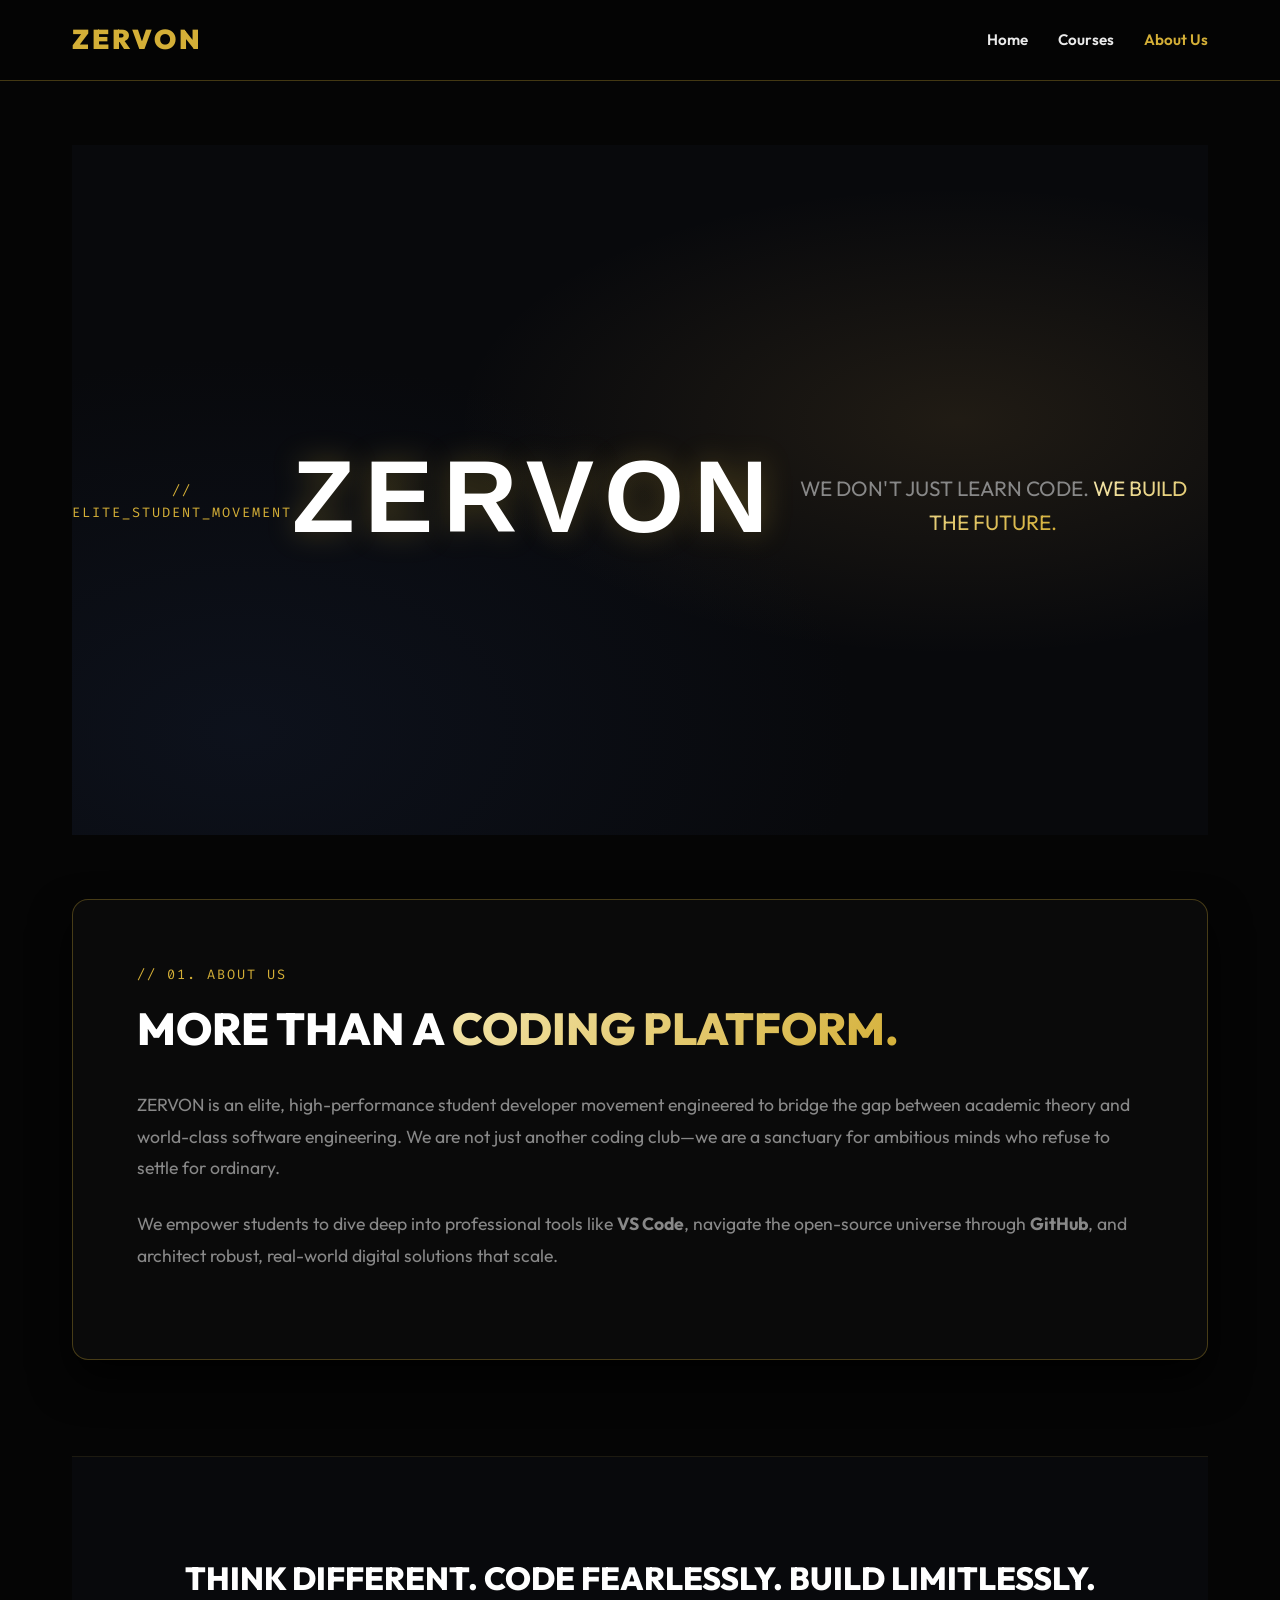
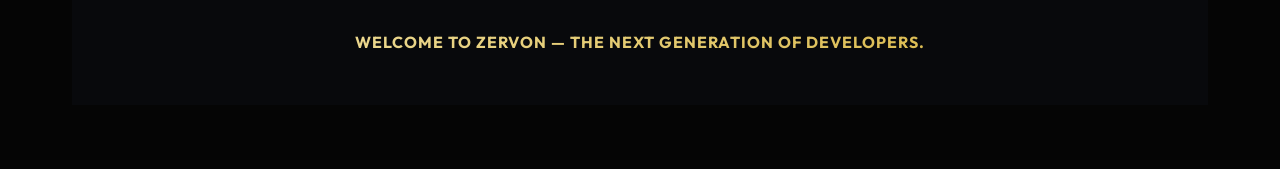
<file: about.html>
<!DOCTYPE html>
<html lang="en">

<head>
    <meta charset="UTF-8">
    <meta name="viewport" content="width=device-width, initial-scale=1.0">

    <meta name="theme-color" content="#050505">

    <meta name="description"
        content="Discover ZERVON, a student developer movement empowering students to learn coding, master professional tools, and build real-world software projects.">

    <title>About Us | ZERVON Code Academy</title>

    <!-- Main Website CSS -->
    <link rel="stylesheet" href="style.css">

    <!-- Google Fonts -->
    <link
        href="https://fonts.googleapis.com/css2?family=Fira+Code:wght@400;600&family=Outfit:wght@300;400;600;800;900&display=swap"
        rel="stylesheet">

    <style>
        :root {
            --bg-deep: #050505;
            --bg-surface: #0a0a0a;
            --gold-primary: #D4AF37;
            --gold-light: #F3E5AB;
            --neon-green: #00FF66;
            --text-main: #EAEAEA;
            --text-muted: #888888;
            --border-gold: rgba(212, 175, 55, 0.3);
            --font-sans: 'Outfit', sans-serif;
            --font-code: 'Fira Code', monospace;
        }

        * {
            box-sizing: border-box;
            margin: 0;
            padding: 0;
        }

        body {
            background-color: var(--bg-deep);
            color: var(--text-main);
            font-family: var(--font-sans);
            overflow-x: hidden;
        }

        /* Navigation */

        .about-navbar {
            width: 100%;
            background: rgba(5, 5, 5, 0.96);
            border-bottom: 1px solid var(--border-gold);
            padding: 18px 0;
            position: relative;
            z-index: 10;
        }

        .about-nav-container {
            max-width: 1200px;
            margin: 0 auto;
            padding: 0 2rem;
            display: flex;
            justify-content: space-between;
            align-items: center;
            gap: 20px;
        }

        .about-logo {
            color: var(--gold-primary);
            font-size: 1.7rem;
            font-weight: 900;
            letter-spacing: 3px;
            text-decoration: none;
        }

        .about-nav-links {
            display: flex;
            align-items: center;
            gap: 30px;
        }

        .about-nav-links a {
            color: var(--text-main);
            text-decoration: none;
            font-size: 0.95rem;
            font-weight: 600;
            transition: color 0.3s ease;
        }

        .about-nav-links a:hover,
        .about-nav-links a.active {
            color: var(--gold-primary);
        }

        /* Main Wrapper */

        .wrapper {
            max-width: 1200px;
            margin: 0 auto;
            padding: 4rem 2rem;
            position: relative;
            z-index: 2;
        }

        .tag {
            font-family: var(--font-code);
            color: var(--gold-primary);
            font-size: 0.85rem;
            letter-spacing: 2px;
            text-transform: uppercase;
            margin-bottom: 0.5rem;
            display: block;
        }

        .gold {
            background: linear-gradient(
                135deg,
                var(--gold-light),
                var(--gold-primary)
            );
            -webkit-background-clip: text;
            -webkit-text-fill-color: transparent;
            background-clip: text;
        }

        /* Hero */

        .hero {
            text-align: center;
            padding: 6rem 0 4rem;
        }

        .hero h1 {
            font-size: clamp(3rem, 8vw, 7rem);
            font-weight: 900;
            letter-spacing: 0.1em;
            color: #fff;
            margin-bottom: 1rem;
            text-shadow: 0 0 30px rgba(212, 175, 55, 0.3);
        }

        .hero p {
            font-size: clamp(1rem, 2vw, 1.3rem);
            color: var(--text-muted);
            max-width: 700px;
            margin: 0 auto;
            line-height: 1.6;
        }

        /* About Section */

        .about-box {
            background: var(--bg-surface);
            border: 1px solid var(--border-gold);
            padding: 4rem;
            border-radius: 16px;
            margin-top: 4rem;
            box-shadow: 0 20px 40px rgba(0, 0, 0, 0.8);
        }

        .about-box h2 {
            font-size: clamp(2rem, 3.5vw, 3rem);
            font-weight: 800;
            margin-bottom: 1.5rem;
            color: #fff;
        }

        .about-box p {
            font-size: 1.1rem;
            color: var(--text-muted);
            line-height: 1.8;
            margin-bottom: 1.5rem;
        }

        /* Footer */

        .footer {
            text-align: center;
            padding: 6rem 0 3rem;
            border-top: 1px solid rgba(212, 175, 55, 0.1);
            margin-top: 6rem;
        }

        .footer h3 {
            font-size: clamp(1.2rem, 2.5vw, 2rem);
            font-weight: 800;
            color: #fff;
            margin-bottom: 1.5rem;
        }

        .footer p {
            line-height: 1.8;
        }

        /* Mobile Responsive */

        @media (max-width: 600px) {

            .about-nav-container {
                padding: 0 1rem;
                flex-direction: column;
                gap: 15px;
            }

            .about-nav-links {
                gap: 18px;
                flex-wrap: wrap;
                justify-content: center;
            }

            .about-nav-links a {
                font-size: 0.85rem;
            }

            .wrapper {
                padding: 2rem 1rem;
            }

            .hero {
                padding: 4rem 0 2rem;
            }

            .about-box {
                padding: 1.5rem;
                margin-top: 2rem;
            }

            .about-box p {
                font-size: 1rem;
            }

            .footer {
                padding: 4rem 0 2rem;
                margin-top: 4rem;
            }
        }
    </style>
</head>

<body>

    <!-- Navigation -->
    <header class="about-navbar">
        <div class="about-nav-container">

            <a href="index.html" class="about-logo">
                ZERVON
            </a>

            <nav class="about-nav-links">
                <a href="index.html">Home</a>
                <a href="courses.html">Courses</a>
                <a href="about.html" class="active">About Us</a>
            </nav>

        </div>
    </header>

    <!-- Main Content -->
    <main class="wrapper">

        <!-- Hero Section -->
        <section class="hero">

            <span class="tag">// ELITE_STUDENT_MOVEMENT</span>

            <h1>ZERVON</h1>

            <p>
                WE DON'T JUST LEARN CODE.
                <span class="gold">WE BUILD THE FUTURE.</span>
            </p>

        </section>

        <!-- About Us Section -->
        <section class="about-box">

            <span class="tag">// 01. ABOUT US</span>

            <h2>
                MORE THAN A
                <span class="gold">CODING PLATFORM.</span>
            </h2>

            <p>
                ZERVON is an elite, high-performance student developer
                movement engineered to bridge the gap between academic
                theory and world-class software engineering. We are not
                just another coding club—we are a sanctuary for ambitious
                minds who refuse to settle for ordinary.
            </p>

            <p>
                We empower students to dive deep into professional tools
                like <strong>VS Code</strong>, navigate the open-source
                universe through <strong>GitHub</strong>, and architect
                robust, real-world digital solutions that scale.
            </p>

        </section>

        <!-- Footer -->
        <footer class="footer">

            <h3>
                THINK DIFFERENT. CODE FEARLESSLY.
                BUILD LIMITLESSLY.
            </h3>

            <p class="gold"
                style="font-weight: 700; letter-spacing: 1px;">
                WELCOME TO ZERVON — THE NEXT GENERATION OF DEVELOPERS.
            </p>

        </footer>

    </main>

</body>

</html>
</file>
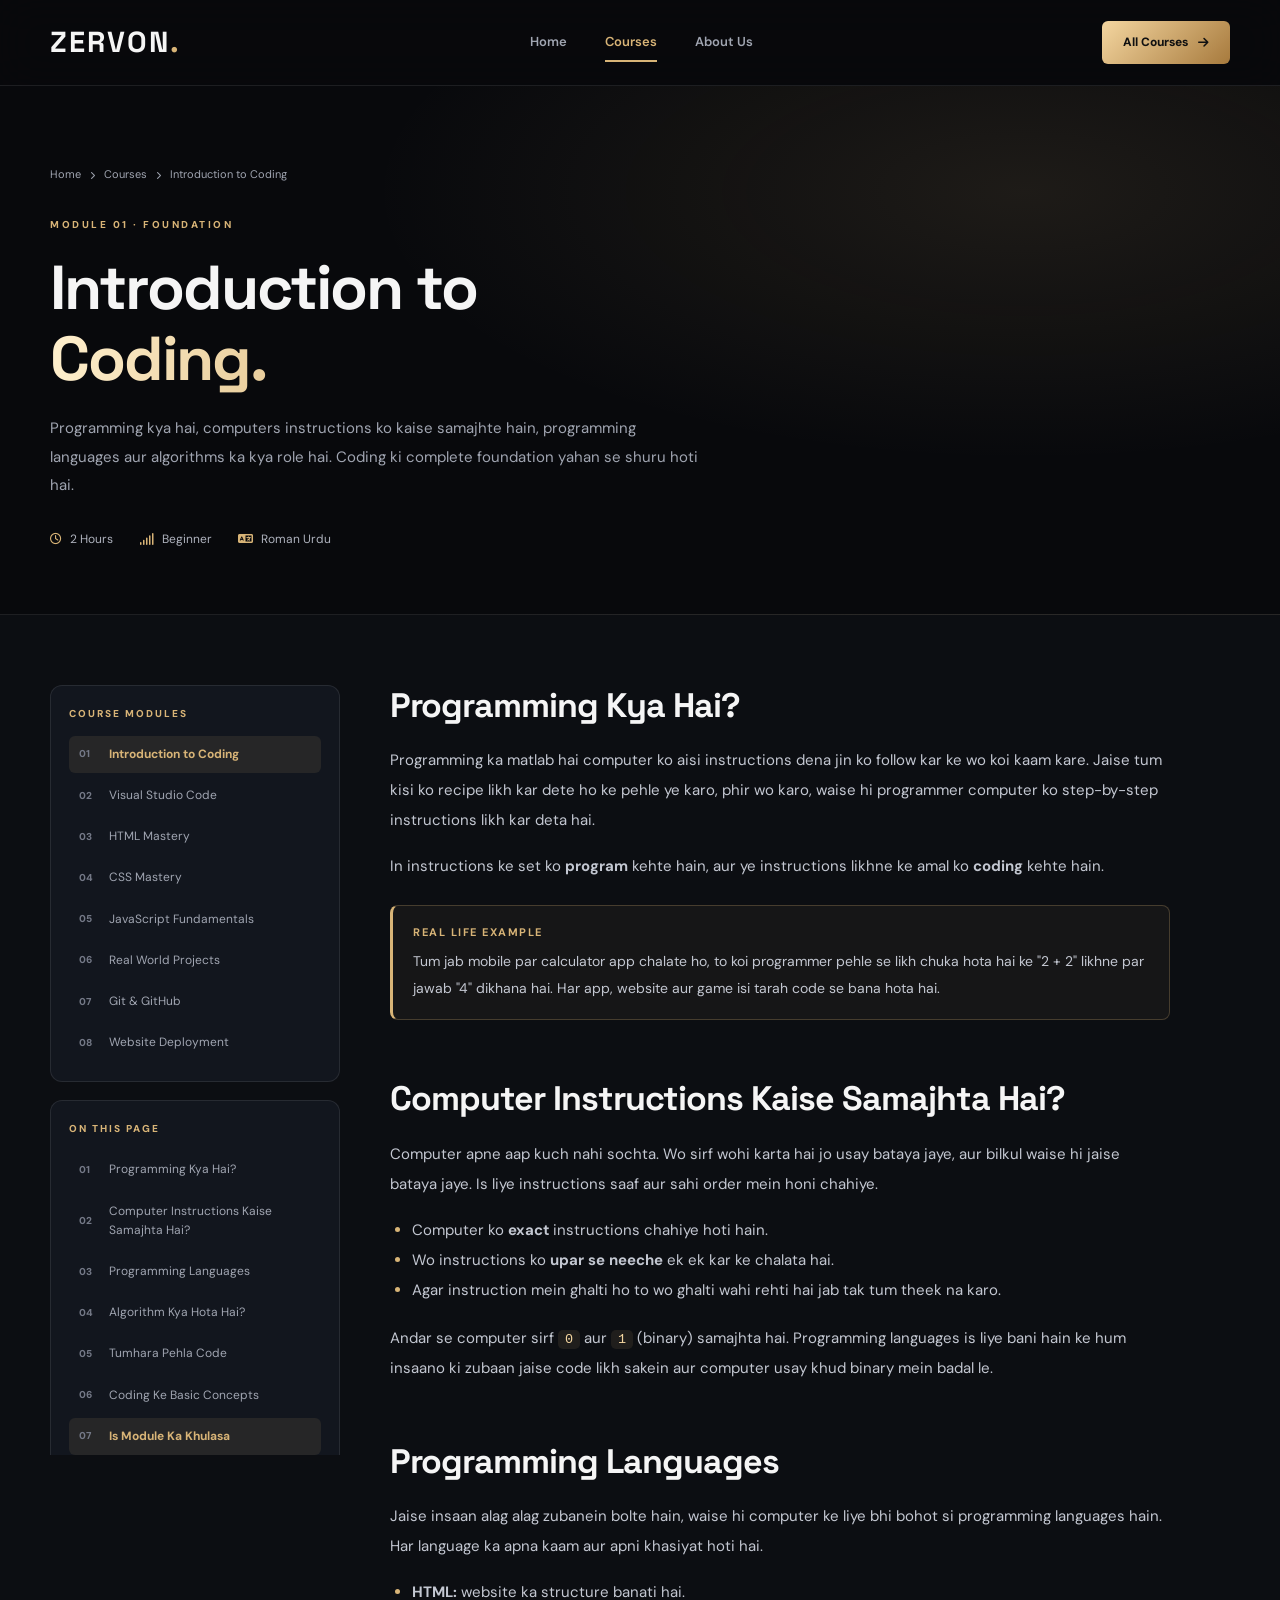
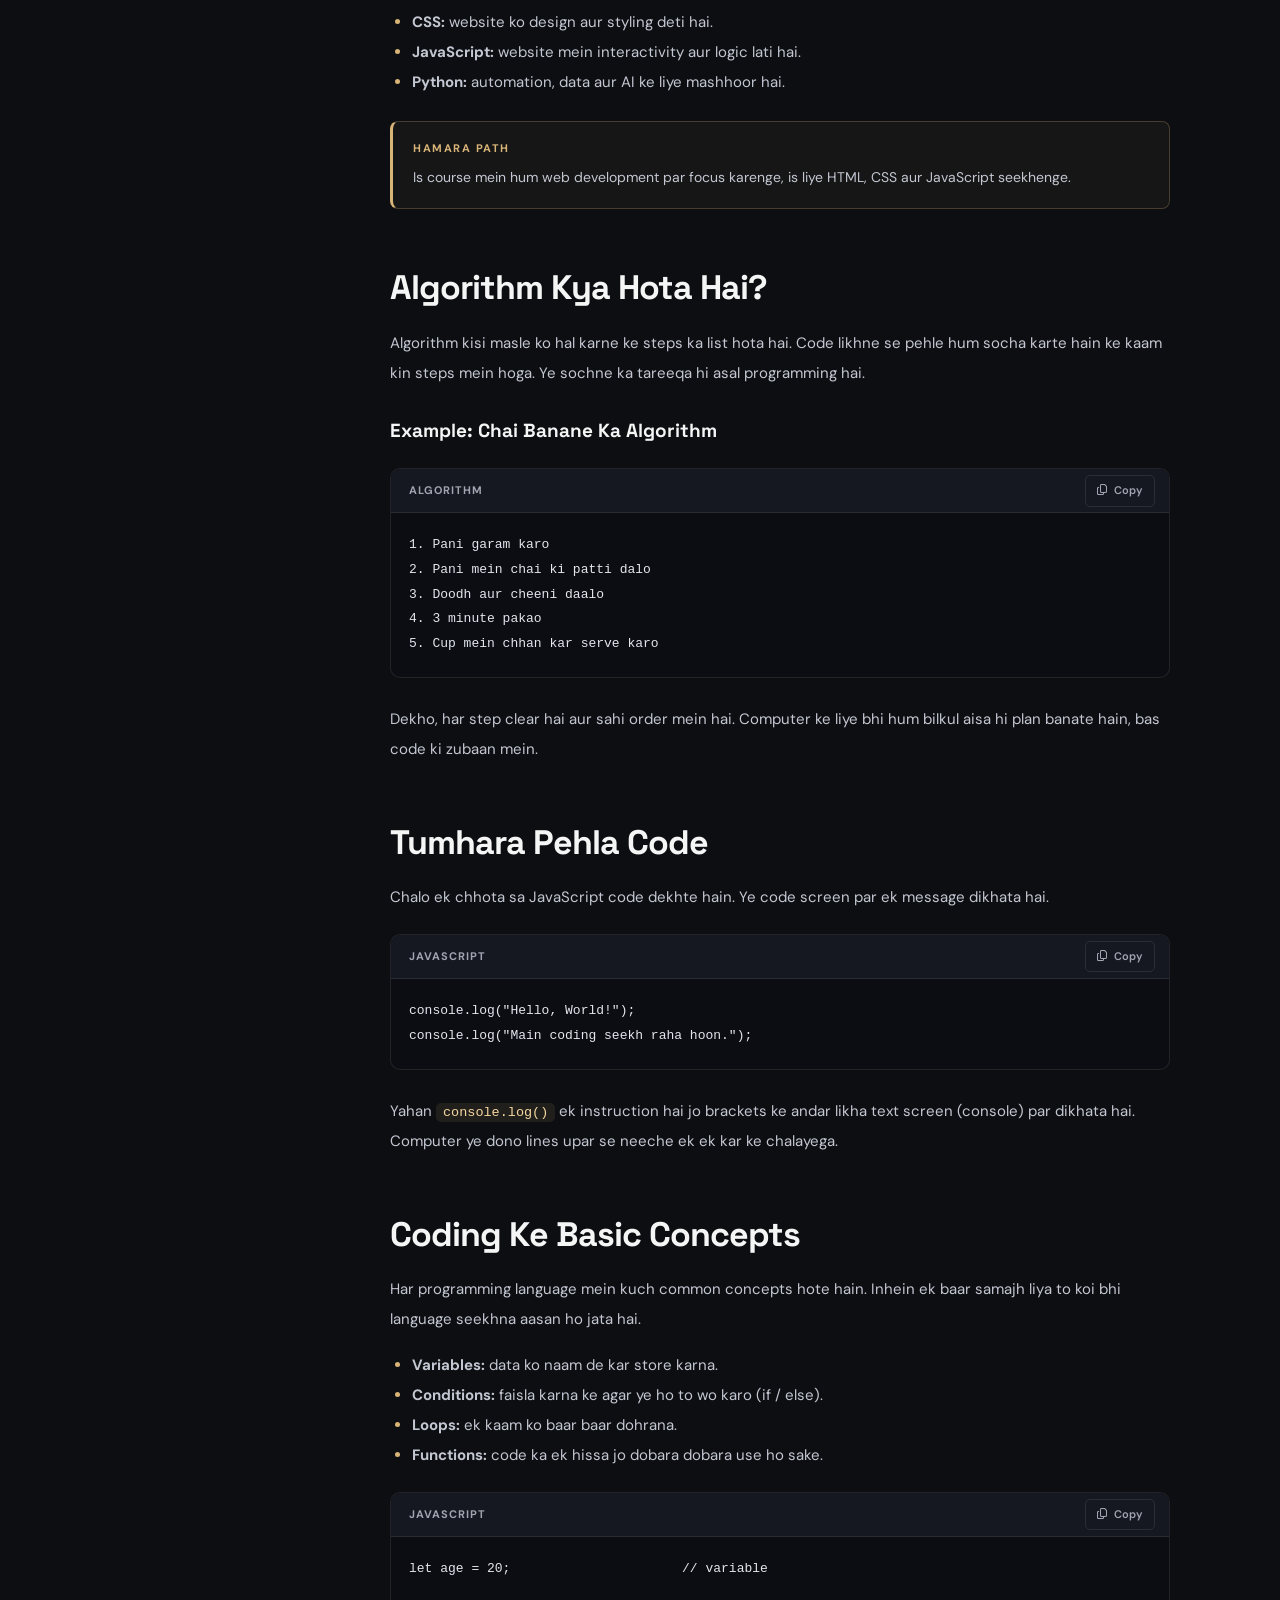
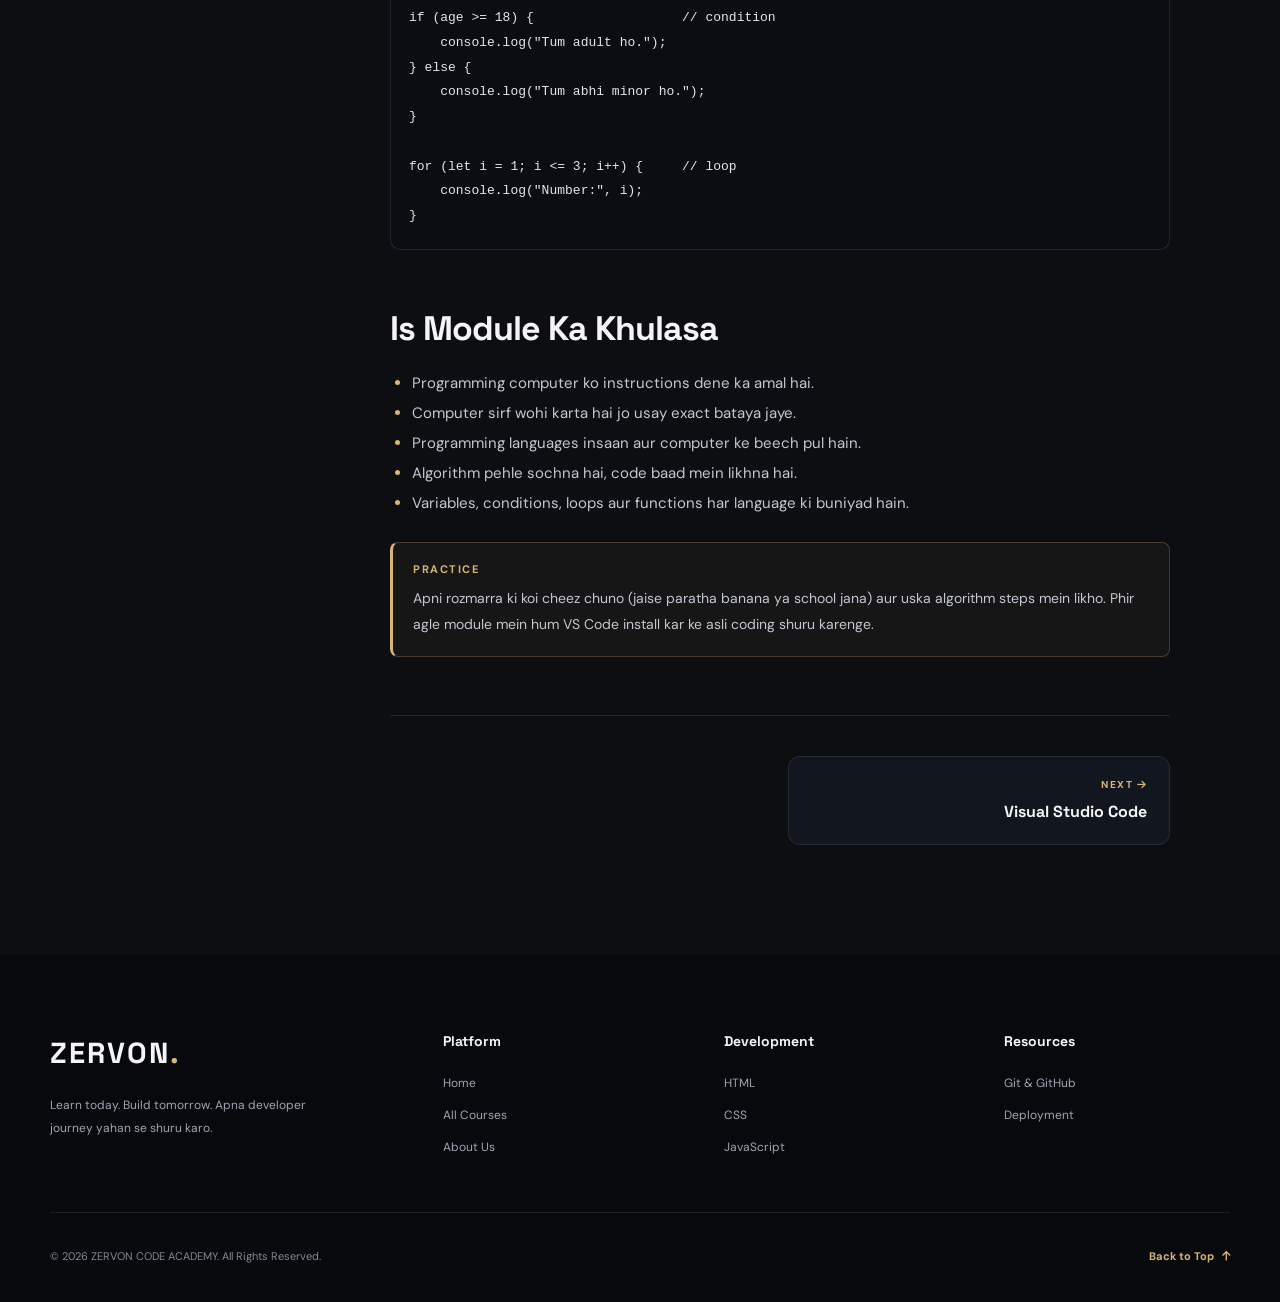
<file: coding.html>
<!DOCTYPE html>
<html lang="en">

<head>
    <meta charset="UTF-8">
    <meta name="viewport" content="width=device-width, initial-scale=1.0">

    <meta name="theme-color" content="#0b0d12">

    <meta name="description"
        content="Introduction to Coding - Programming kya hai, computer instructions kaise samajhta hai, languages aur algorithms Roman Urdu mein seekho.">

    <title>Introduction to Coding | ZERVON Code Academy</title>

    
    <!-- Google Fonts -->
    <link rel="preconnect" href="https://fonts.googleapis.com">
    <link rel="preconnect" href="https://fonts.gstatic.com" crossorigin>

    <link href="https://fonts.googleapis.com/css2?family=DM+Sans:wght@400;500;600;700;800&family=Space+Grotesk:wght@400;500;600;700&display=swap"
        rel="stylesheet">

    <!-- Font Awesome -->
    <link rel="stylesheet"
        href="https://cdnjs.cloudflare.com/ajax/libs/font-awesome/6.5.2/css/all.min.css">

    <!-- Stylesheets -->
    <link rel="stylesheet" href="style.css">
    <link rel="stylesheet" href="lesson.css">

    <!-- JavaScript (app.js must load before lesson.js) -->
    <script src="app.js" defer></script>
    <script src="lesson.js" defer></script>

</head>

<body id="top" data-course="coding">

    <div class="reading-progress" id="readingProgress"></div>

    <a href="#lesson-content" class="skip-link">Skip to content</a>


    <!-- NAVIGATION -->
    <header class="navbar">

        <div class="nav-container">

            <a href="index.html" class="logo">
                ZERVON<span>.</span>
            </a>

            <nav class="nav-links" id="navLinks">

                <a href="index.html" class="nav-link">Home</a>

                <a href="courses.html" class="nav-link active">Courses</a>

                <a href="about.html" class="nav-link">About Us</a>

            </nav>

            <div class="nav-actions">

                <a href="courses.html" class="nav-cta">
                    All Courses
                    <i class="fa-solid fa-arrow-right"></i>
                </a>

                <button
                    class="menu-toggle"
                    id="menuToggle"
                    aria-label="Open navigation menu"
                    aria-expanded="false"
                    aria-controls="navLinks"
                    type="button">

                    <span></span>
                    <span></span>
                    <span></span>

                </button>

            </div>

        </div>

    </header>


    <main>

        <!-- LESSON HERO -->
        <section class="lesson-hero">

            <div class="section-container">

                <nav class="breadcrumb" aria-label="Breadcrumb">
                    <a href="../index.html">Home</a>
                    <i class="fa-solid fa-chevron-right" aria-hidden="true"></i>
                    <a href="../courses.html">Courses</a>
                    <i class="fa-solid fa-chevron-right" aria-hidden="true"></i>
                    <span>Introduction to Coding</span>
                </nav>

                <span class="section-label">MODULE 01 · FOUNDATION</span>

                <h1>
                    Introduction to
                    <span>Coding.</span>
                </h1>

                <p>
                    Programming kya hai, computers instructions ko kaise
                    samajhte hain, programming languages aur algorithms ka
                    kya role hai. Coding ki complete foundation yahan se shuru hoti hai.
                </p>

                <div class="lesson-meta">
                    <span><i class="fa-regular fa-clock"></i> 2 Hours</span>
                    <span><i class="fa-solid fa-signal"></i> Beginner</span>
                    <span><i class="fa-solid fa-language"></i> Roman Urdu</span>
                </div>

            </div>

        </section>


        <!-- LESSON BODY -->
        <section class="lesson-section">

            <div class="section-container">

                <div class="lesson-layout">

                    <!-- SIDEBAR (filled by lesson.js) -->
                    <aside class="lesson-sidebar" aria-label="Course navigation">

                        <div class="sidebar-card">
                            <h2>COURSE MODULES</h2>
                            <ul class="sidebar-list" id="moduleList"></ul>
                        </div>

                        <div class="sidebar-card sidebar-toc">
                            <h2>ON THIS PAGE</h2>
                            <ul class="sidebar-list" id="tocList"></ul>
                        </div>

                    </aside>


                    <!-- LESSON CONTENT -->
                    <article class="lesson-content" id="lesson-content">

                        <section class="lesson-block" id="what-is-programming">

                            <h2>Programming Kya Hai?</h2>

                            <p>
                                Programming ka matlab hai computer ko aisi
                                instructions dena jin ko follow kar ke wo
                                koi kaam kare. Jaise tum kisi ko recipe likh
                                kar dete ho ke pehle ye karo, phir wo karo,
                                waise hi programmer computer ko step-by-step
                                instructions likh kar deta hai.
                            </p>

                            <p>
                                In instructions ke set ko <strong>program</strong>
                                kehte hain, aur ye instructions likhne ke amal
                                ko <strong>coding</strong> kehte hain.
                            </p>

                            <div class="callout">
                                <strong>REAL LIFE EXAMPLE</strong>
                                <p>
                                    Tum jab mobile par calculator app chalate ho,
                                    to koi programmer pehle se likh chuka hota hai
                                    ke "2 + 2" likhne par jawab "4" dikhana hai.
                                    Har app, website aur game isi tarah code se bana hota hai.
                                </p>
                            </div>

                        </section>


                        <section class="lesson-block" id="how-computers-think">

                            <h2>Computer Instructions Kaise Samajhta Hai?</h2>

                            <p>
                                Computer apne aap kuch nahi sochta. Wo sirf
                                wohi karta hai jo usay bataya jaye, aur bilkul
                                waise hi jaise bataya jaye. Is liye instructions
                                saaf aur sahi order mein honi chahiye.
                            </p>

                            <ul>
                                <li>Computer ko <strong>exact</strong> instructions chahiye hoti hain.</li>
                                <li>Wo instructions ko <strong>upar se neeche</strong> ek ek kar ke chalata hai.</li>
                                <li>Agar instruction mein ghalti ho to wo ghalti wahi rehti hai jab tak tum theek na karo.</li>
                            </ul>

                            <p>
                                Andar se computer sirf <code>0</code> aur
                                <code>1</code> (binary) samajhta hai. Programming
                                languages is liye bani hain ke hum insaano ki
                                zubaan jaise code likh sakein aur computer
                                usay khud binary mein badal le.
                            </p>

                        </section>


                        <section class="lesson-block" id="programming-languages">

                            <h2>Programming Languages</h2>

                            <p>
                                Jaise insaan alag alag zubanein bolte hain,
                                waise hi computer ke liye bhi bohot si
                                programming languages hain. Har language ka
                                apna kaam aur apni khasiyat hoti hai.
                            </p>

                            <ul>
                                <li><strong>HTML:</strong> website ka structure banati hai.</li>
                                <li><strong>CSS:</strong> website ko design aur styling deti hai.</li>
                                <li><strong>JavaScript:</strong> website mein interactivity aur logic lati hai.</li>
                                <li><strong>Python:</strong> automation, data aur AI ke liye mashhoor hai.</li>
                            </ul>

                            <div class="callout">
                                <strong>HAMARA PATH</strong>
                                <p>
                                    Is course mein hum web development par focus karenge,
                                    is liye HTML, CSS aur JavaScript seekhenge.
                                </p>
                            </div>

                        </section>


                        <section class="lesson-block" id="algorithms">

                            <h2>Algorithm Kya Hota Hai?</h2>

                            <p>
                                Algorithm kisi masle ko hal karne ke steps ka
                                list hota hai. Code likhne se pehle hum socha
                                karte hain ke kaam kin steps mein hoga. Ye
                                sochne ka tareeqa hi asal programming hai.
                            </p>

                            <h3>Example: Chai Banane Ka Algorithm</h3>

                            <div class="code-block">

                                <div class="code-block-header">
                                    <span class="code-lang">ALGORITHM</span>

                                    <button class="copy-btn" type="button">
                                        <i class="fa-regular fa-copy" aria-hidden="true"></i>
                                        <span>Copy</span>
                                    </button>
                                </div>

<pre><code>1. Pani garam karo
2. Pani mein chai ki patti dalo
3. Doodh aur cheeni daalo
4. 3 minute pakao
5. Cup mein chhan kar serve karo</code></pre>

                            </div>

                            <p>
                                Dekho, har step clear hai aur sahi order mein
                                hai. Computer ke liye bhi hum bilkul aisa hi
                                plan banate hain, bas code ki zubaan mein.
                            </p>

                        </section>


                        <section class="lesson-block" id="first-code">

                            <h2>Tumhara Pehla Code</h2>

                            <p>
                                Chalo ek chhota sa JavaScript code dekhte hain.
                                Ye code screen par ek message dikhata hai.
                            </p>

                            <div class="code-block">

                                <div class="code-block-header">
                                    <span class="code-lang">JAVASCRIPT</span>

                                    <button class="copy-btn" type="button">
                                        <i class="fa-regular fa-copy" aria-hidden="true"></i>
                                        <span>Copy</span>
                                    </button>
                                </div>

<pre><code>console.log("Hello, World!");
console.log("Main coding seekh raha hoon.");</code></pre>

                            </div>

                            <p>
                                Yahan <code>console.log()</code> ek instruction hai
                                jo brackets ke andar likha text screen (console)
                                par dikhata hai. Computer ye dono lines upar se
                                neeche ek ek kar ke chalayega.
                            </p>

                        </section>


                        <section class="lesson-block" id="basic-concepts">

                            <h2>Coding Ke Basic Concepts</h2>

                            <p>
                                Har programming language mein kuch common
                                concepts hote hain. Inhein ek baar samajh liya
                                to koi bhi language seekhna aasan ho jata hai.
                            </p>

                            <ul>
                                <li><strong>Variables:</strong> data ko naam de kar store karna.</li>
                                <li><strong>Conditions:</strong> faisla karna ke agar ye ho to wo karo (if / else).</li>
                                <li><strong>Loops:</strong> ek kaam ko baar baar dohrana.</li>
                                <li><strong>Functions:</strong> code ka ek hissa jo dobara dobara use ho sake.</li>
                            </ul>

                            <div class="code-block">

                                <div class="code-block-header">
                                    <span class="code-lang">JAVASCRIPT</span>

                                    <button class="copy-btn" type="button">
                                        <i class="fa-regular fa-copy" aria-hidden="true"></i>
                                        <span>Copy</span>
                                    </button>
                                </div>

<pre><code>let age = 20;                      // variable

if (age >= 18) {                   // condition
    console.log("Tum adult ho.");
} else {
    console.log("Tum abhi minor ho.");
}

for (let i = 1; i <= 3; i++) {     // loop
    console.log("Number:", i);
}</code></pre>

                            </div>

                        </section>


                        <section class="lesson-block" id="summary">

                            <h2>Is Module Ka Khulasa</h2>

                            <ul>
                                <li>Programming computer ko instructions dene ka amal hai.</li>
                                <li>Computer sirf wohi karta hai jo usay exact bataya jaye.</li>
                                <li>Programming languages insaan aur computer ke beech pul hain.</li>
                                <li>Algorithm pehle sochna hai, code baad mein likhna hai.</li>
                                <li>Variables, conditions, loops aur functions har language ki buniyad hain.</li>
                            </ul>

                            <div class="callout">
                                <strong>PRACTICE</strong>
                                <p>
                                    Apni rozmarra ki koi cheez chuno (jaise
                                    paratha banana ya school jana) aur uska
                                    algorithm steps mein likho. Phir agle module
                                    mein hum VS Code install kar ke asli coding shuru karenge.
                                </p>
                            </div>

                        </section>


                        <!-- PREVIOUS / NEXT (filled by lesson.js) -->
                        <nav class="lesson-nav" id="lessonNav" aria-label="Lesson navigation"></nav>

                    </article>

                </div>

            </div>

        </section>

    </main>


    <!-- FOOTER -->
    <footer class="footer">

        <div class="section-container">

            <div class="footer-main">

                <div class="footer-brand">

                    <a href="../index.html" class="logo">
                        ZERVON<span>.</span>
                    </a>

                    <p>
                        Learn today. Build tomorrow.
                        Apna developer journey yahan se shuru karo.
                    </p>

                </div>


                <div class="footer-column">

                    <h3>Platform</h3>

                    <a href="../index.html">Home</a>

                    <a href="../courses.html">All Courses</a>

                    <a href="../about.html">About Us</a>

                </div>


                <div class="footer-column">

                    <h3>Development</h3>

                    <a href="html.html">HTML</a>

                    <a href="css.html">CSS</a>

                    <a href="javascript.html">JavaScript</a>

                </div>


                <div class="footer-column">

                    <h3>Resources</h3>

                    <a href="github.html">Git &amp; GitHub</a>

                    <a href="deployment.html">Deployment</a>

                </div>

            </div>


            <div class="footer-bottom">

                <p>
                    © 2026 ZERVON CODE ACADEMY.
                    All Rights Reserved.
                </p>

                <a href="#top" class="back-to-top">
                    Back to Top
                    <i class="fa-solid fa-arrow-up"></i>
                </a>

            </div>

        </div>

    </footer>

</body>

</html>
</file>
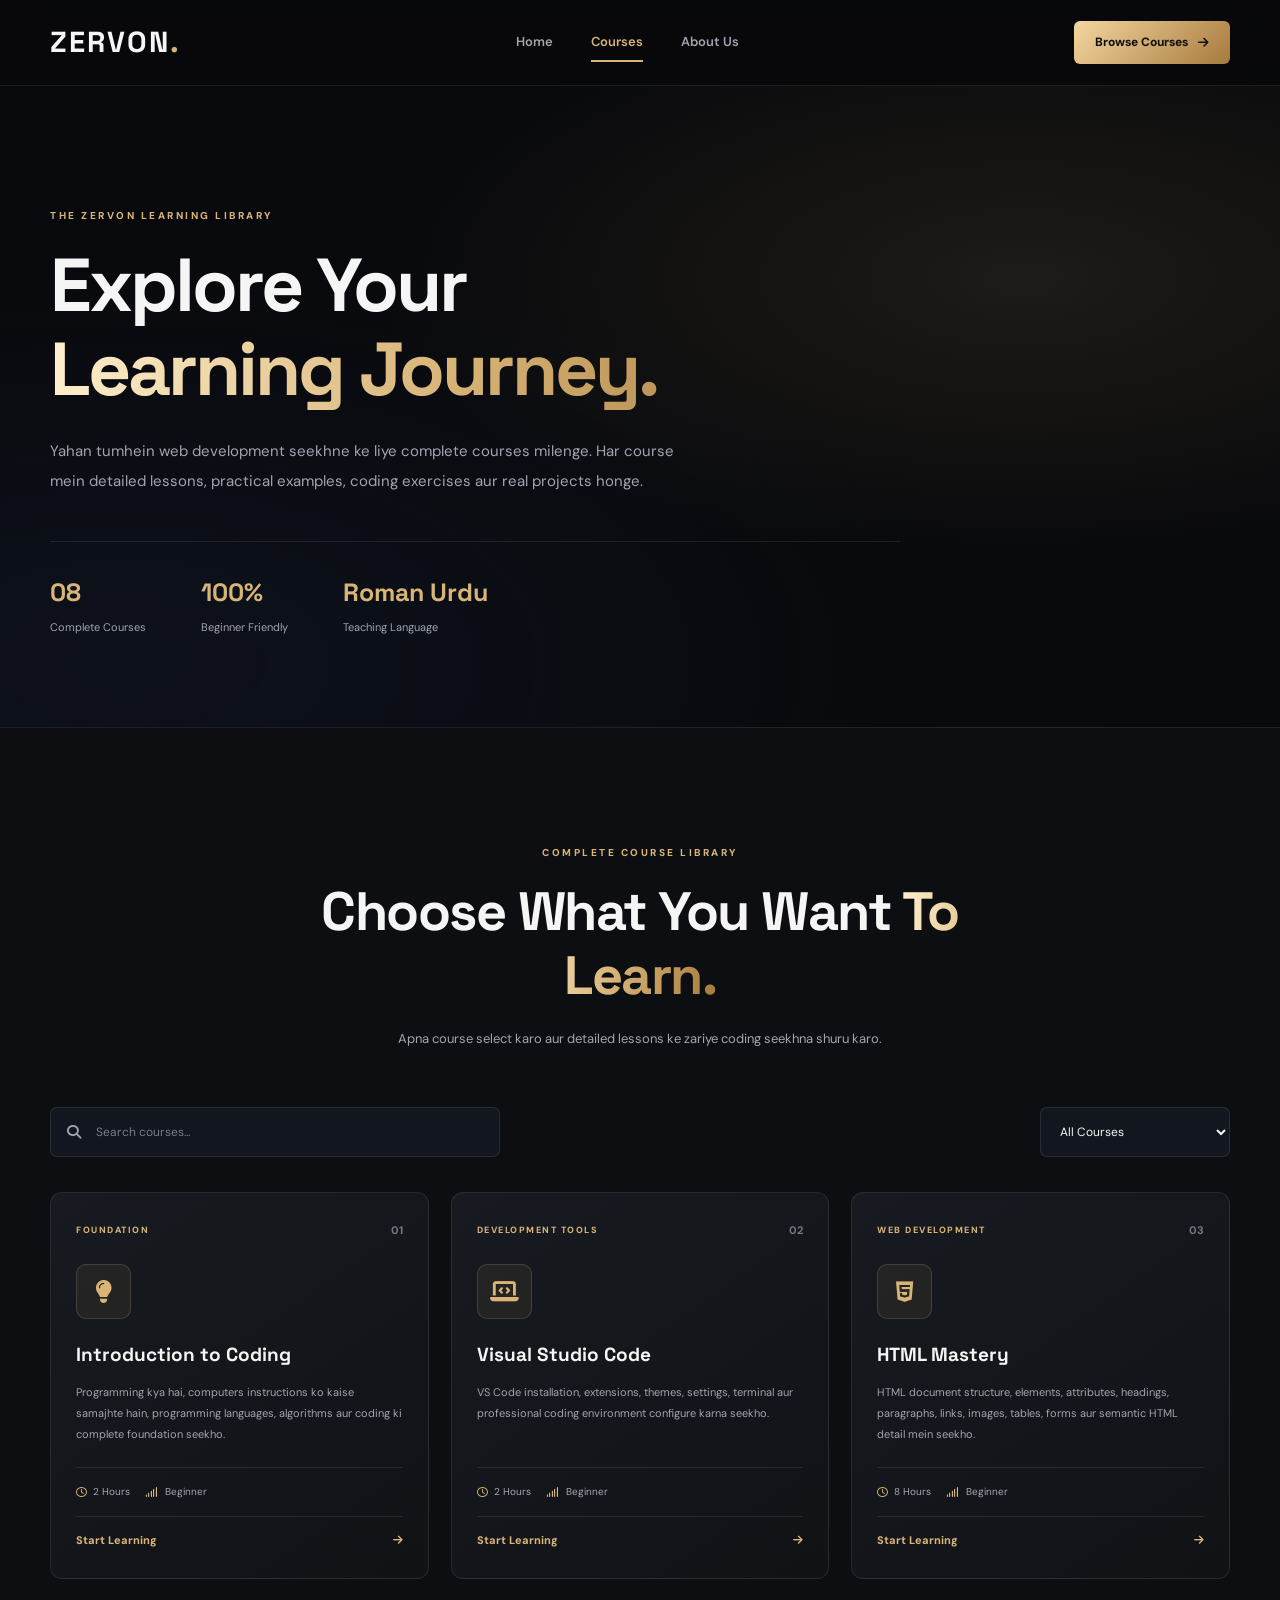
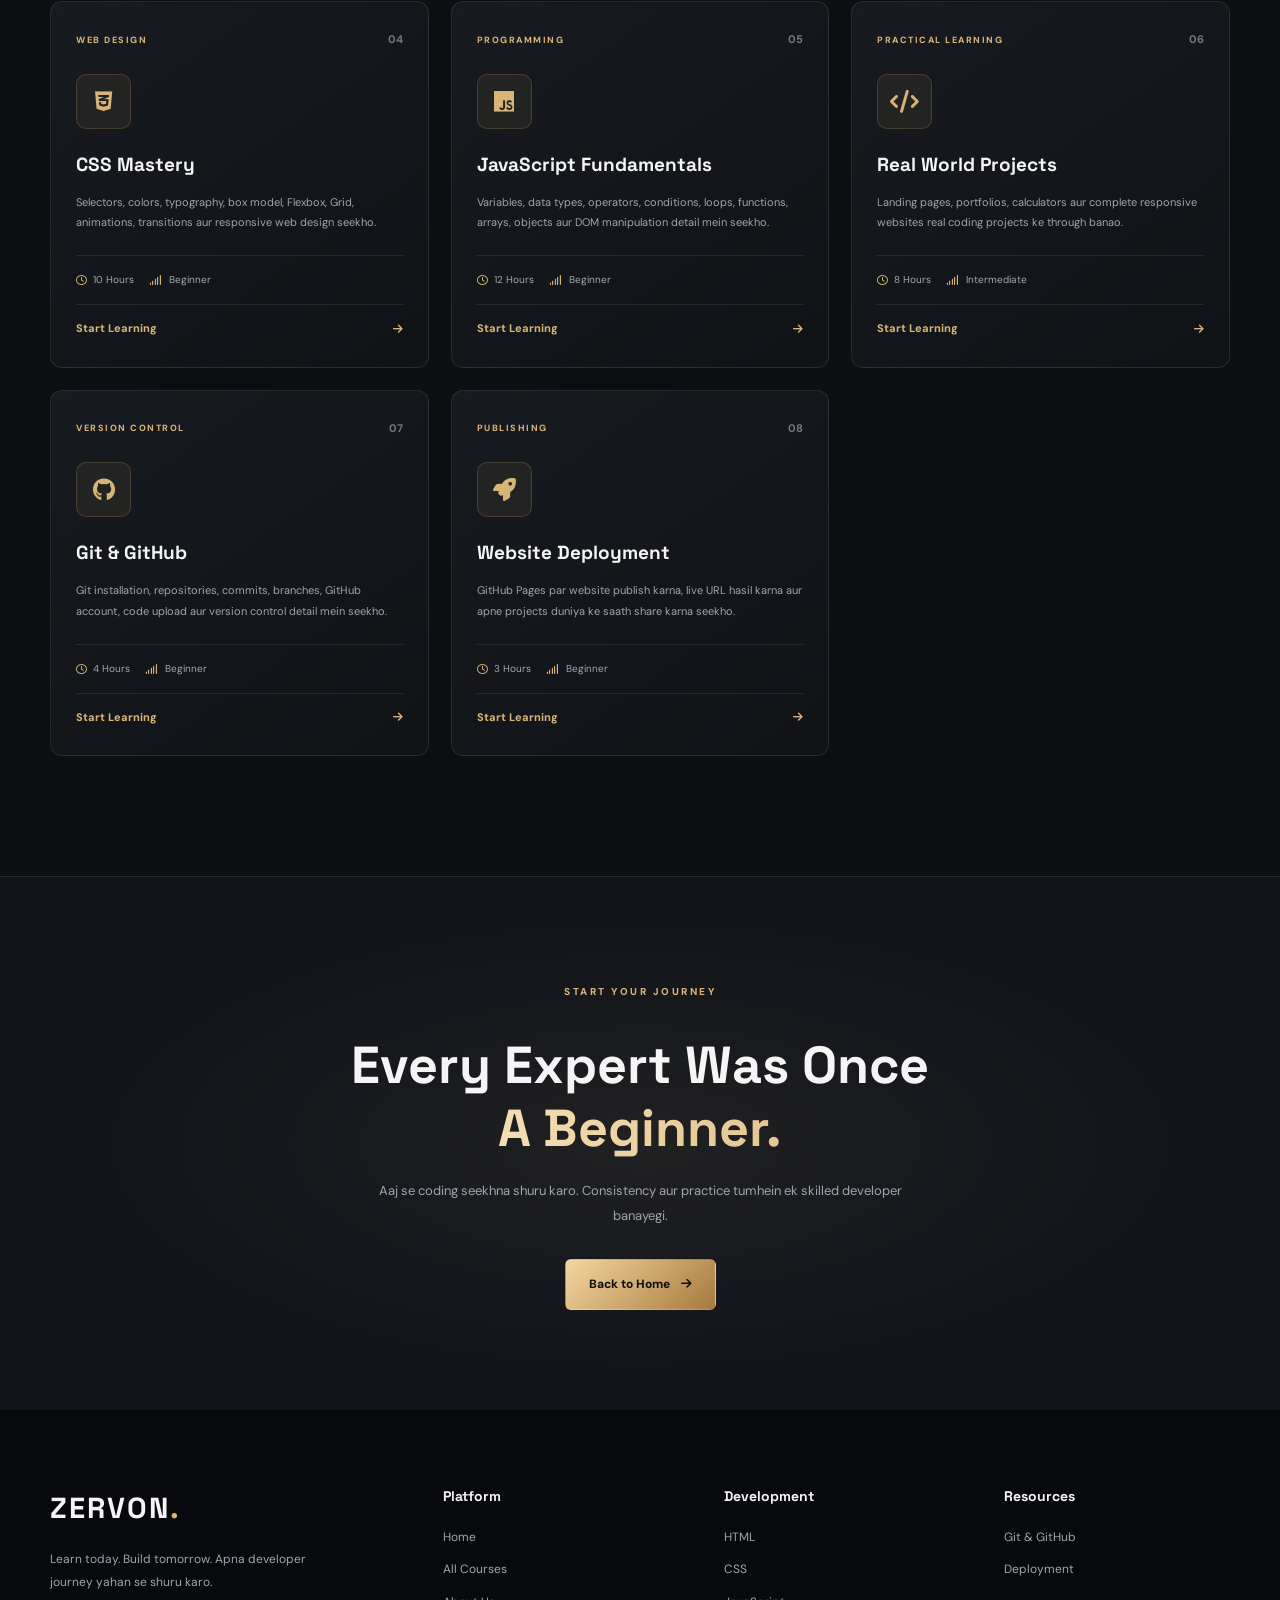
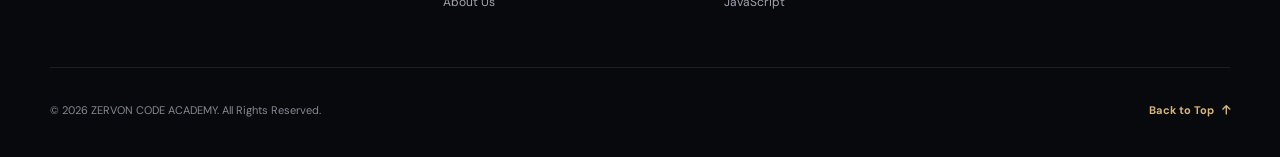
<file: courses.html>
<!DOCTYPE html>
<html lang="en">

<head>
    <meta charset="UTF-8">
    <meta name="viewport" content="width=device-width, initial-scale=1.0">

    <meta name="theme-color" content="#0b0d12">

    <meta name="description"
        content="Explore all ZERVON Code Academy courses. Learn HTML, CSS, JavaScript, GitHub and web development in Roman Urdu.">

    <title>All Courses | ZERVON Code Academy</title>

    <!-- Google Fonts -->
    <link rel="preconnect" href="https://fonts.googleapis.com">
    <link rel="preconnect" href="https://fonts.gstatic.com" crossorigin>

    <link href="https://fonts.googleapis.com/css2?family=DM+Sans:wght@400;500;600;700;800&family=Space+Grotesk:wght@400;500;600;700&display=swap"
        rel="stylesheet">

    <!-- Font Awesome -->
    <link rel="stylesheet"
        href="https://cdnjs.cloudflare.com/ajax/libs/font-awesome/6.5.2/css/all.min.css">

    <!-- Main Stylesheet -->
    <link rel="stylesheet" href="style.css">

    <!-- Courses Stylesheet -->
    <link rel="stylesheet" href="courses.css">

    <!-- Main JavaScript -->
    <script src="app.js" defer></script>

    <!-- Courses JavaScript -->
    <script src="courses.js" defer></script>

</head>

<body id="top">

    <!-- ==================================
         NAVIGATION
    =================================== -->

    <header class="navbar">

        <div class="nav-container">

            <a href="index.html" class="logo">
                ZERVON<span>.</span>
            </a>

            <nav class="nav-links" id="navLinks">

                <a href="index.html" class="nav-link">
                    Home
                </a>

                <a href="courses.html" class="nav-link active">
                    Courses
                </a>

                <a href="about.html" class="nav-link">
                    About Us
                </a>

            </nav>

            <div class="nav-actions">

                <a href="#all-courses" class="nav-cta">
                    Browse Courses
                    <i class="fa-solid fa-arrow-right"></i>
                </a>

                <button
                    class="menu-toggle"
                    id="menuToggle"
                    aria-label="Open navigation menu"
                    aria-expanded="false"
                    aria-controls="navLinks"
                    type="button">

                    <span></span>
                    <span></span>
                    <span></span>

                </button>

            </div>

        </div>

    </header>


    <!-- ==================================
         MAIN CONTENT
    =================================== -->

    <main>

        <!-- COURSES HERO -->

        <section class="courses-hero">

            <div class="section-container">

                <div class="courses-hero-content">

                    <span class="section-label">
                        THE ZERVON LEARNING LIBRARY
                    </span>

                    <h1>
                        Explore Your
                        <span>Learning Journey.</span>
                    </h1>

                    <p>
                        Yahan tumhein web development seekhne ke
                        liye complete courses milenge. Har course
                        mein detailed lessons, practical examples,
                        coding exercises aur real projects honge.
                    </p>

                    <div class="courses-hero-stats">

                        <div>
                            <strong>08</strong>
                            <span>Complete Courses</span>
                        </div>

                        <div>
                            <strong>100%</strong>
                            <span>Beginner Friendly</span>
                        </div>

                        <div>
                            <strong>Roman Urdu</strong>
                            <span>Teaching Language</span>
                        </div>

                    </div>

                </div>

            </div>

        </section>


        <!-- ALL COURSES -->

        <section class="all-courses-section" id="all-courses">

            <div class="section-container">

                <div class="section-heading">

                    <span class="section-label">
                        COMPLETE COURSE LIBRARY
                    </span>

                    <h2>
                        Choose What You Want
                        <span>To Learn.</span>
                    </h2>

                    <p>
                        Apna course select karo aur detailed
                        lessons ke zariye coding seekhna shuru karo.
                    </p>

                </div>


                <!-- COURSE SEARCH -->

                <div class="course-toolbar">

                    <div class="course-search">

                        <i class="fa-solid fa-magnifying-glass"></i>

                        <input
                            type="search"
                            id="courseSearch"
                            placeholder="Search courses..."
                            aria-label="Search courses">

                    </div>


                    <div class="course-filter">

                        <select id="courseFilter" aria-label="Filter courses">

                            <option value="all">All Courses</option>

                            <option value="Beginner">Beginner</option>

                            <option value="Intermediate">Intermediate</option>

                        </select>

                    </div>

                </div>


                <!-- COURSE GRID -->

                <div class="all-courses-grid" id="allCoursesGrid">

                    <div class="course-loading">
                        Courses are loading...
                    </div>

                </div>


                <!-- NO RESULTS MESSAGE -->

                <div class="no-courses" id="noCourses" hidden>

                    <i class="fa-solid fa-magnifying-glass"></i>

                    <h3>No Courses Found</h3>

                    <p>
                        Tumhari search se matching course nahi mila.
                        Koi doosra keyword try karo.
                    </p>

                </div>

            </div>

        </section>


        <!-- LEARNING MESSAGE -->

        <section class="courses-cta">

            <div class="section-container">

                <div class="courses-cta-content">

                    <span class="section-label">
                        START YOUR JOURNEY
                    </span>

                    <h2>
                        Every Expert Was Once
                        <span>A Beginner.</span>
                    </h2>

                    <p>
                        Aaj se coding seekhna shuru karo.
                        Consistency aur practice tumhein
                        ek skilled developer banayegi.
                    </p>

                    <a href="index.html" class="btn-primary">
                        Back to Home
                        <i class="fa-solid fa-arrow-right"></i>
                    </a>

                </div>

            </div>

        </section>

    </main>


    <!-- ==================================
         FOOTER
    =================================== -->

    <footer class="footer">

        <div class="section-container">

            <div class="footer-main">

                <div class="footer-brand">

                    <a href="index.html" class="logo">
                        ZERVON<span>.</span>
                    </a>

                    <p>
                        Learn today. Build tomorrow.
                        Apna developer journey yahan se shuru karo.
                    </p>

                </div>


                <div class="footer-column">

                    <h3>Platform</h3>

                    <a href="index.html">Home</a>

                    <a href="courses.html">All Courses</a>

                    <a href="about.html">About Us</a>

                </div>


                <div class="footer-column">

                    <h3>Development</h3>

                    <a href="html.html">HTML</a>

                    <a href="css.html">CSS</a>

                    <a href="javascript.html">JavaScript</a>

                </div>


                <div class="footer-column">

                    <h3>Resources</h3>

                    <a href="github.html">Git & GitHub</a>

                    <a href="deployment.html">Deployment</a>

                </div>

            </div>


            <div class="footer-bottom">

                <p>
                    © 2026 ZERVON CODE ACADEMY.
                    All Rights Reserved.
                </p>

                <a href="#top" class="back-to-top">
                    Back to Top
                    <i class="fa-solid fa-arrow-up"></i>
                </a>

            </div>

        </div>

    </footer>

</body>

</html>
</file>
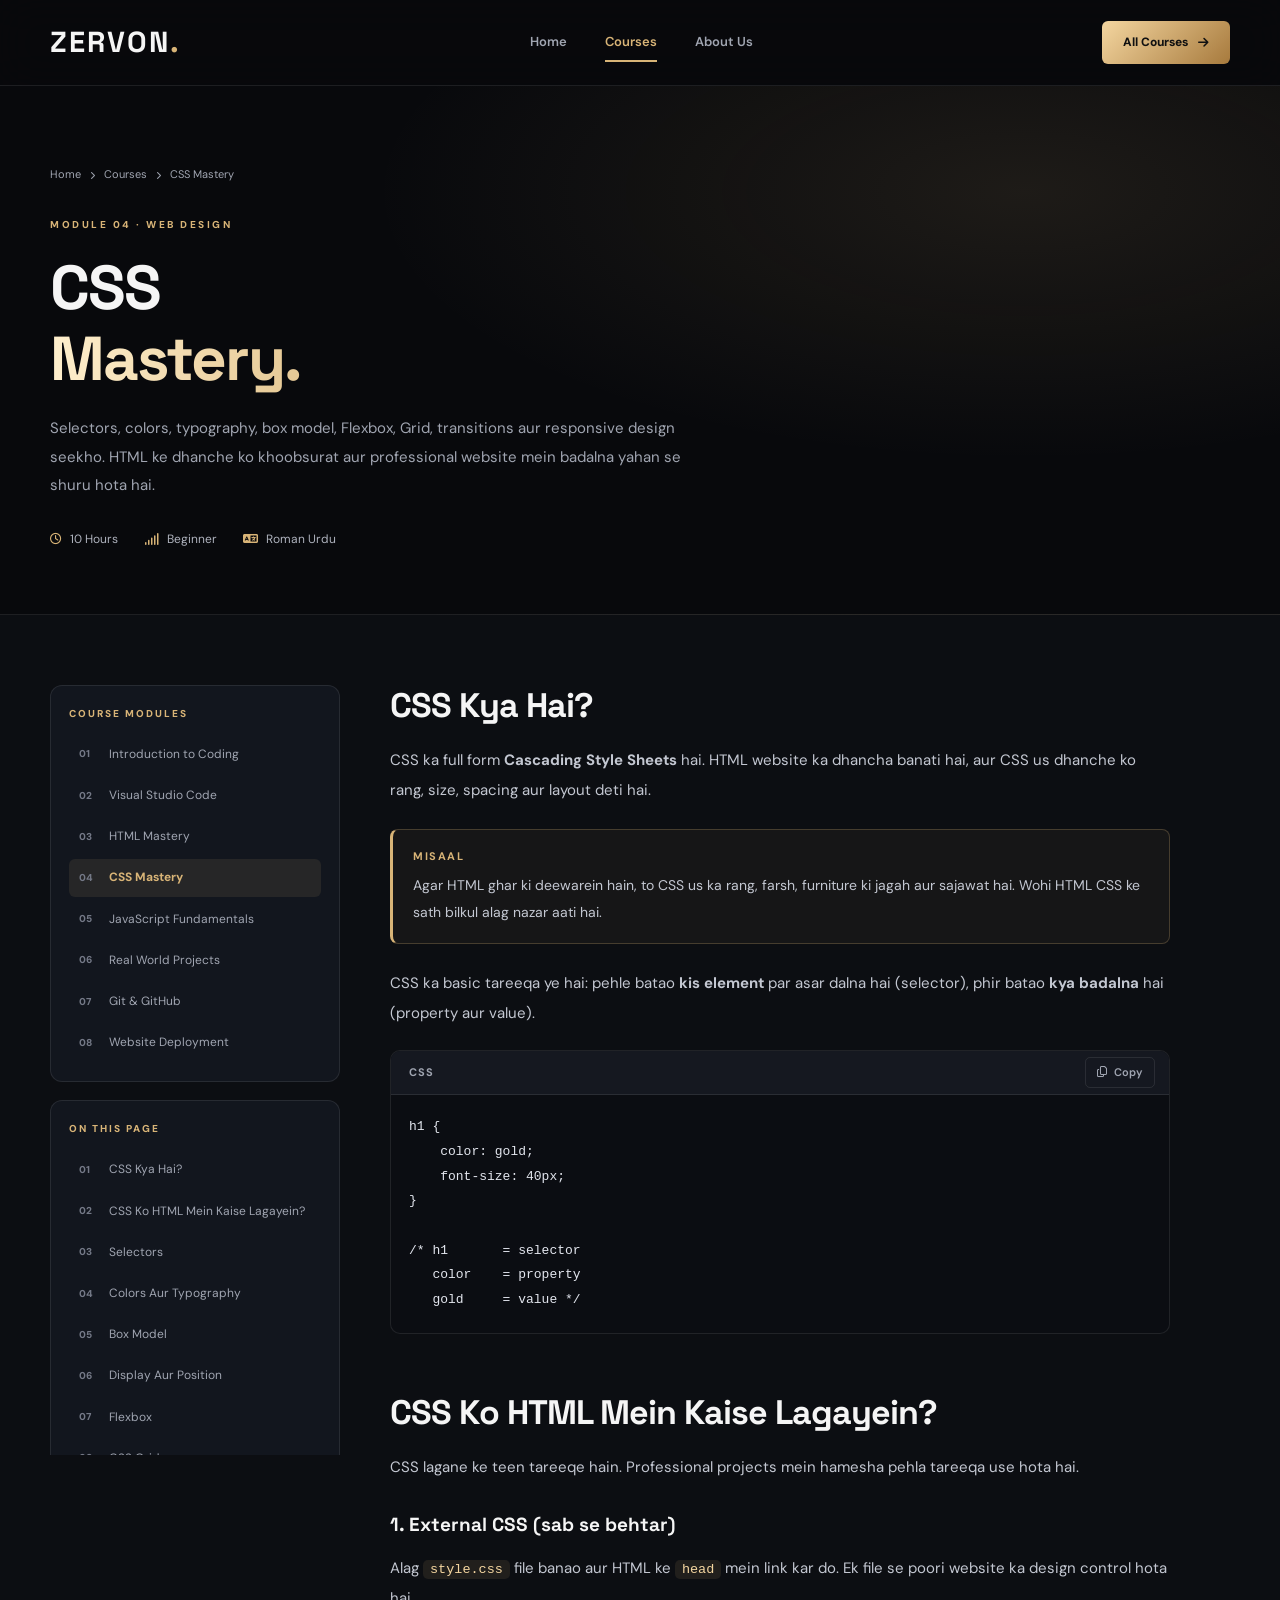
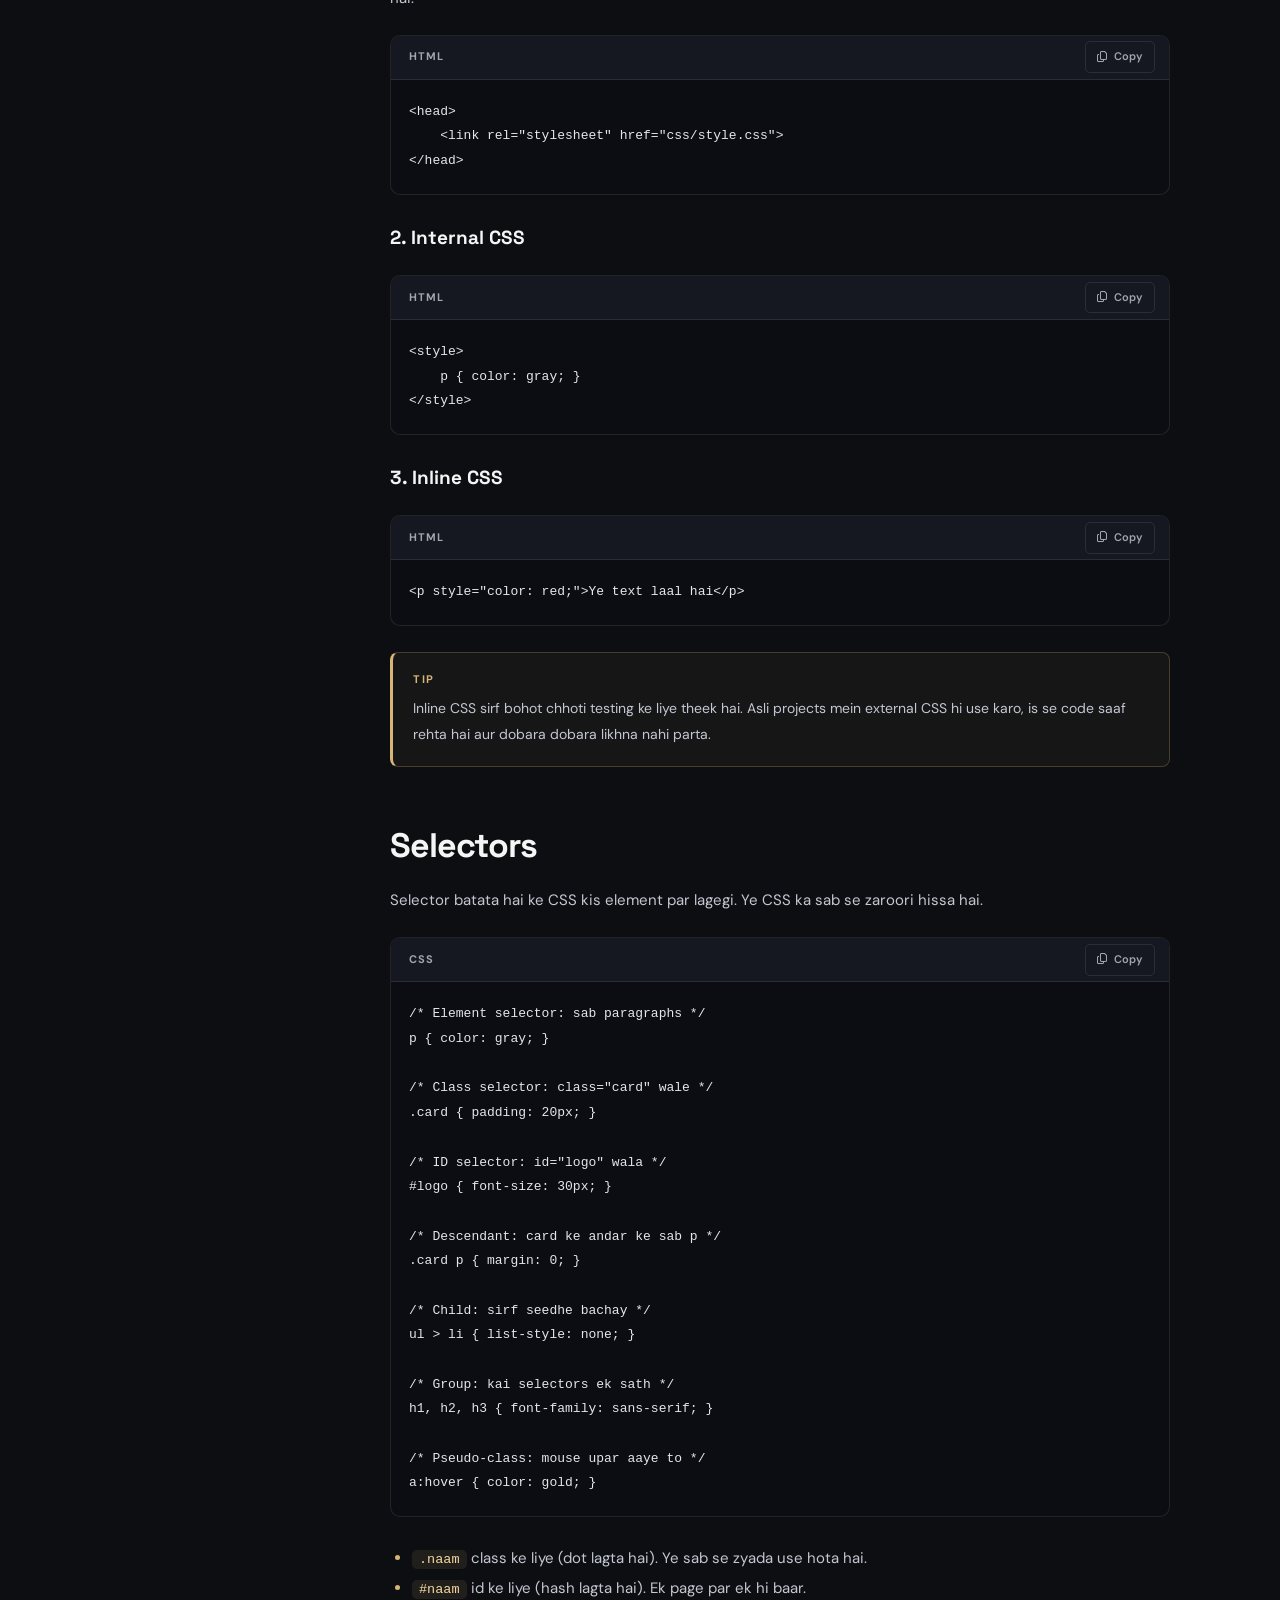
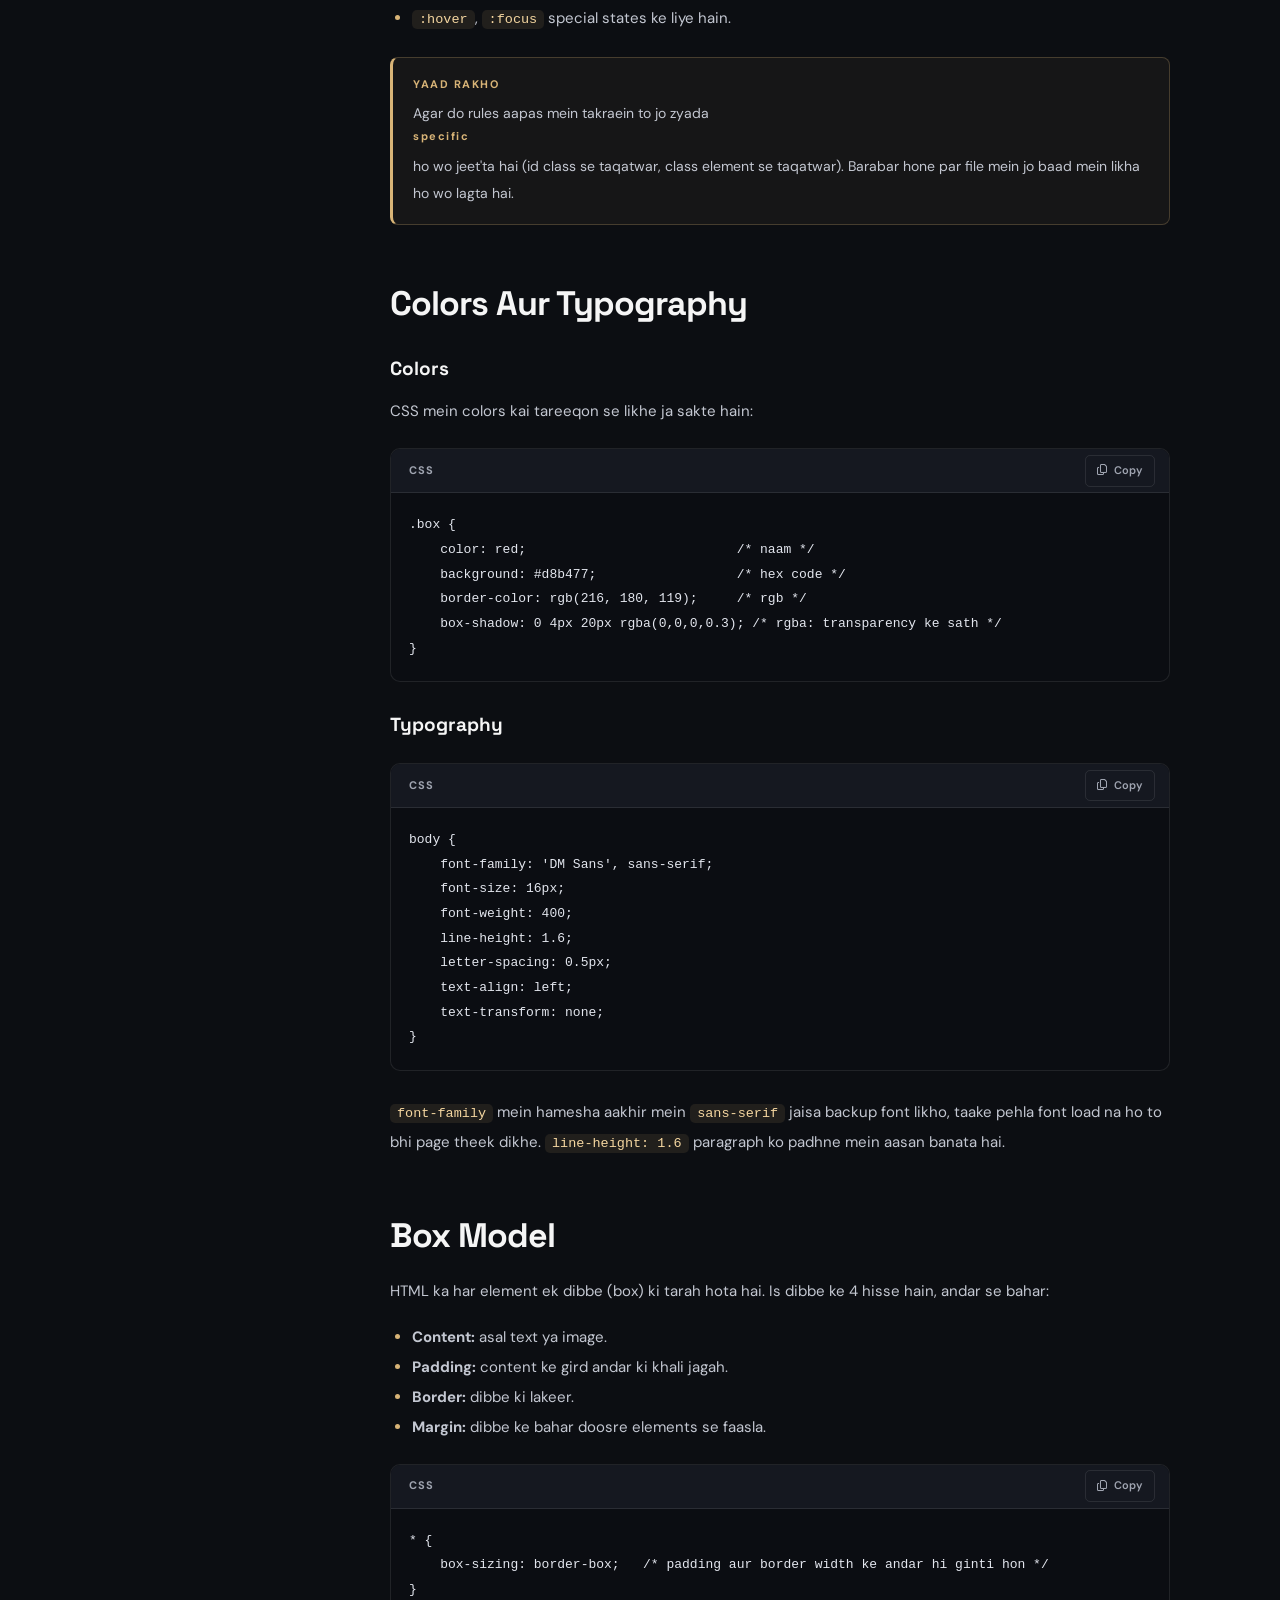
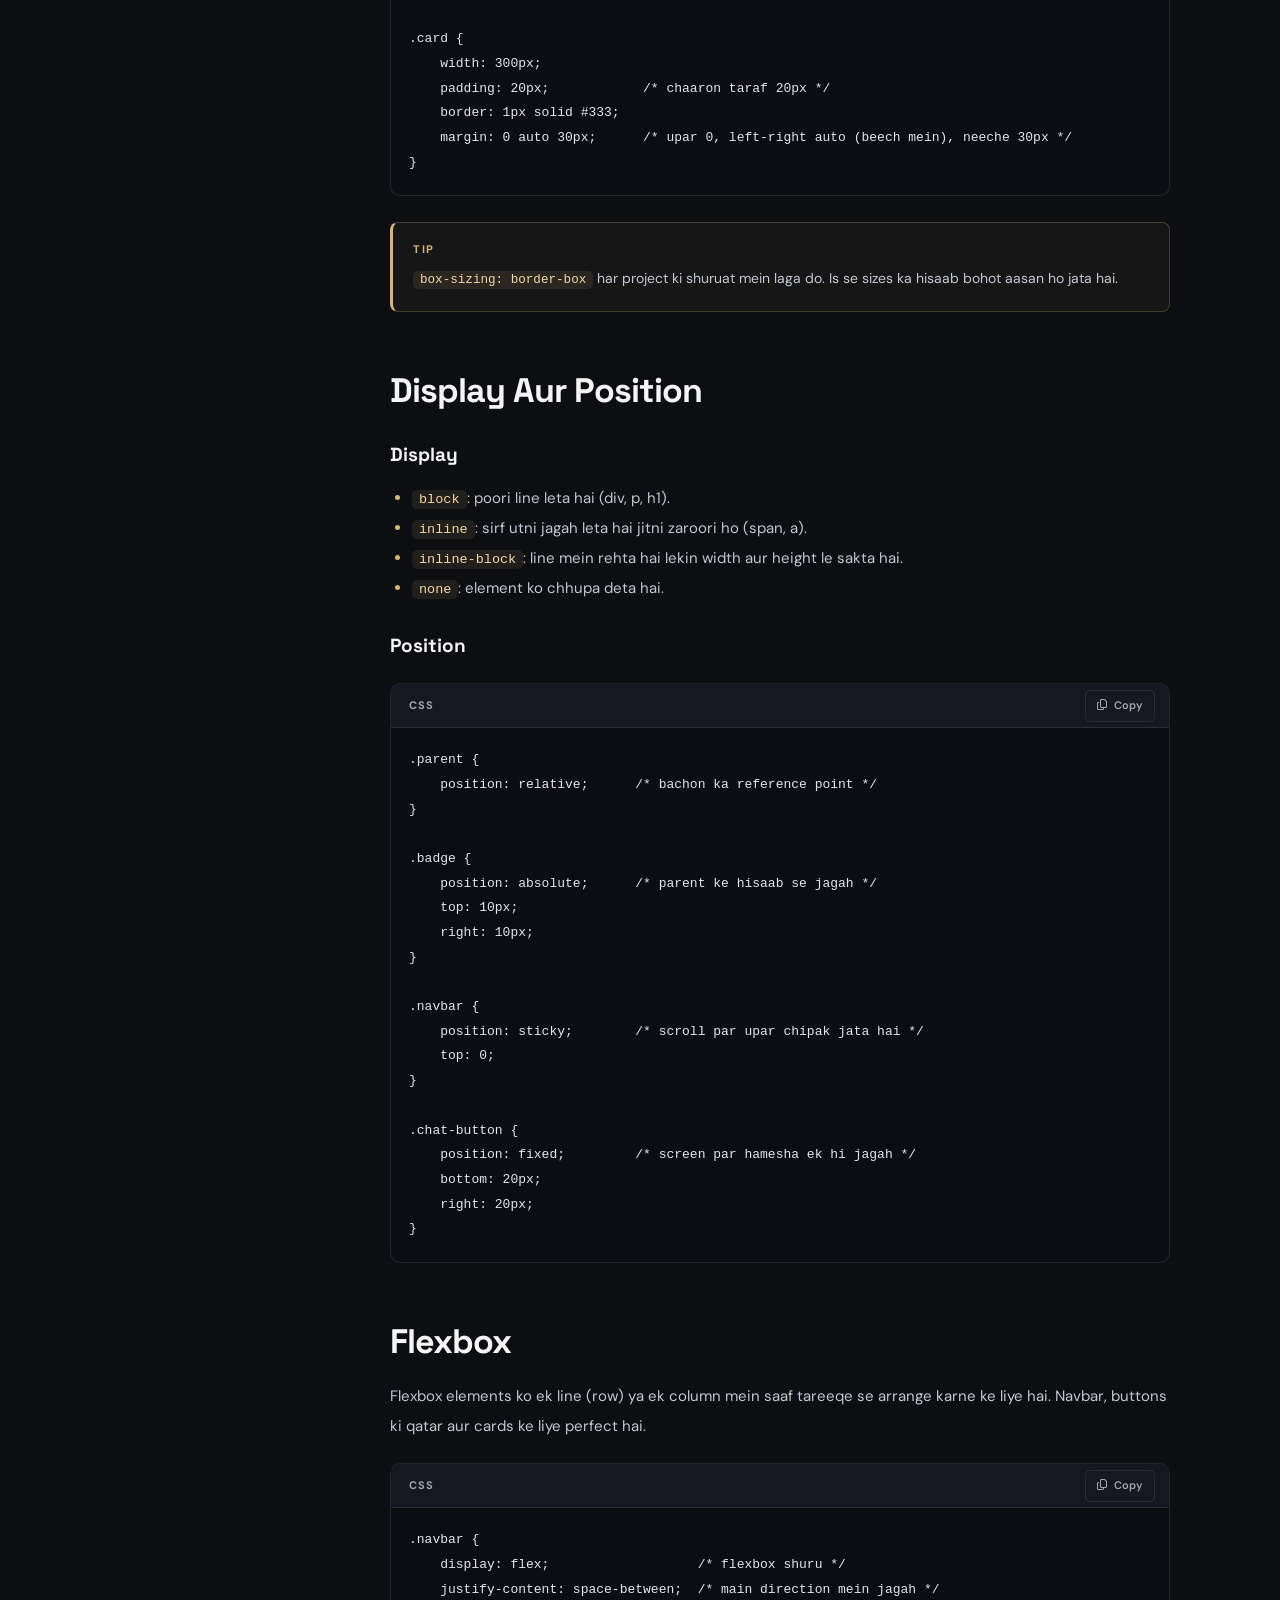
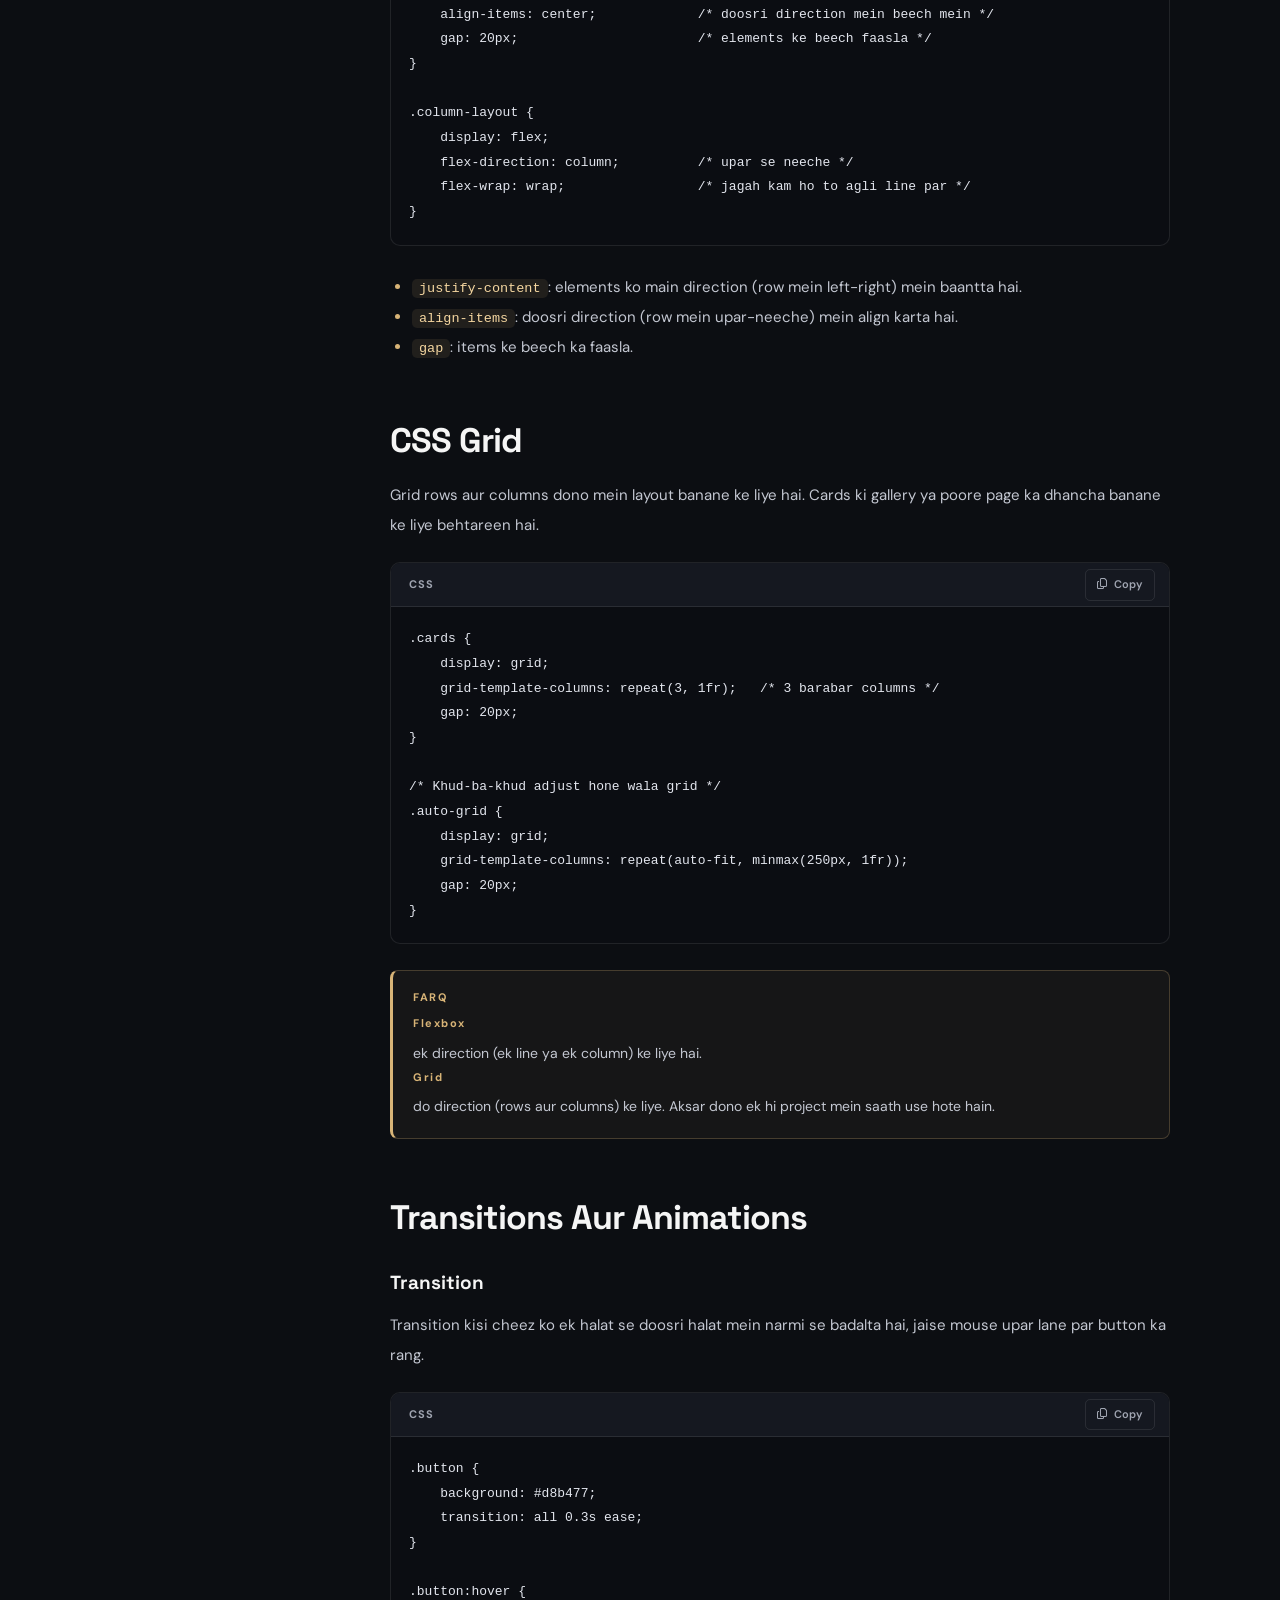
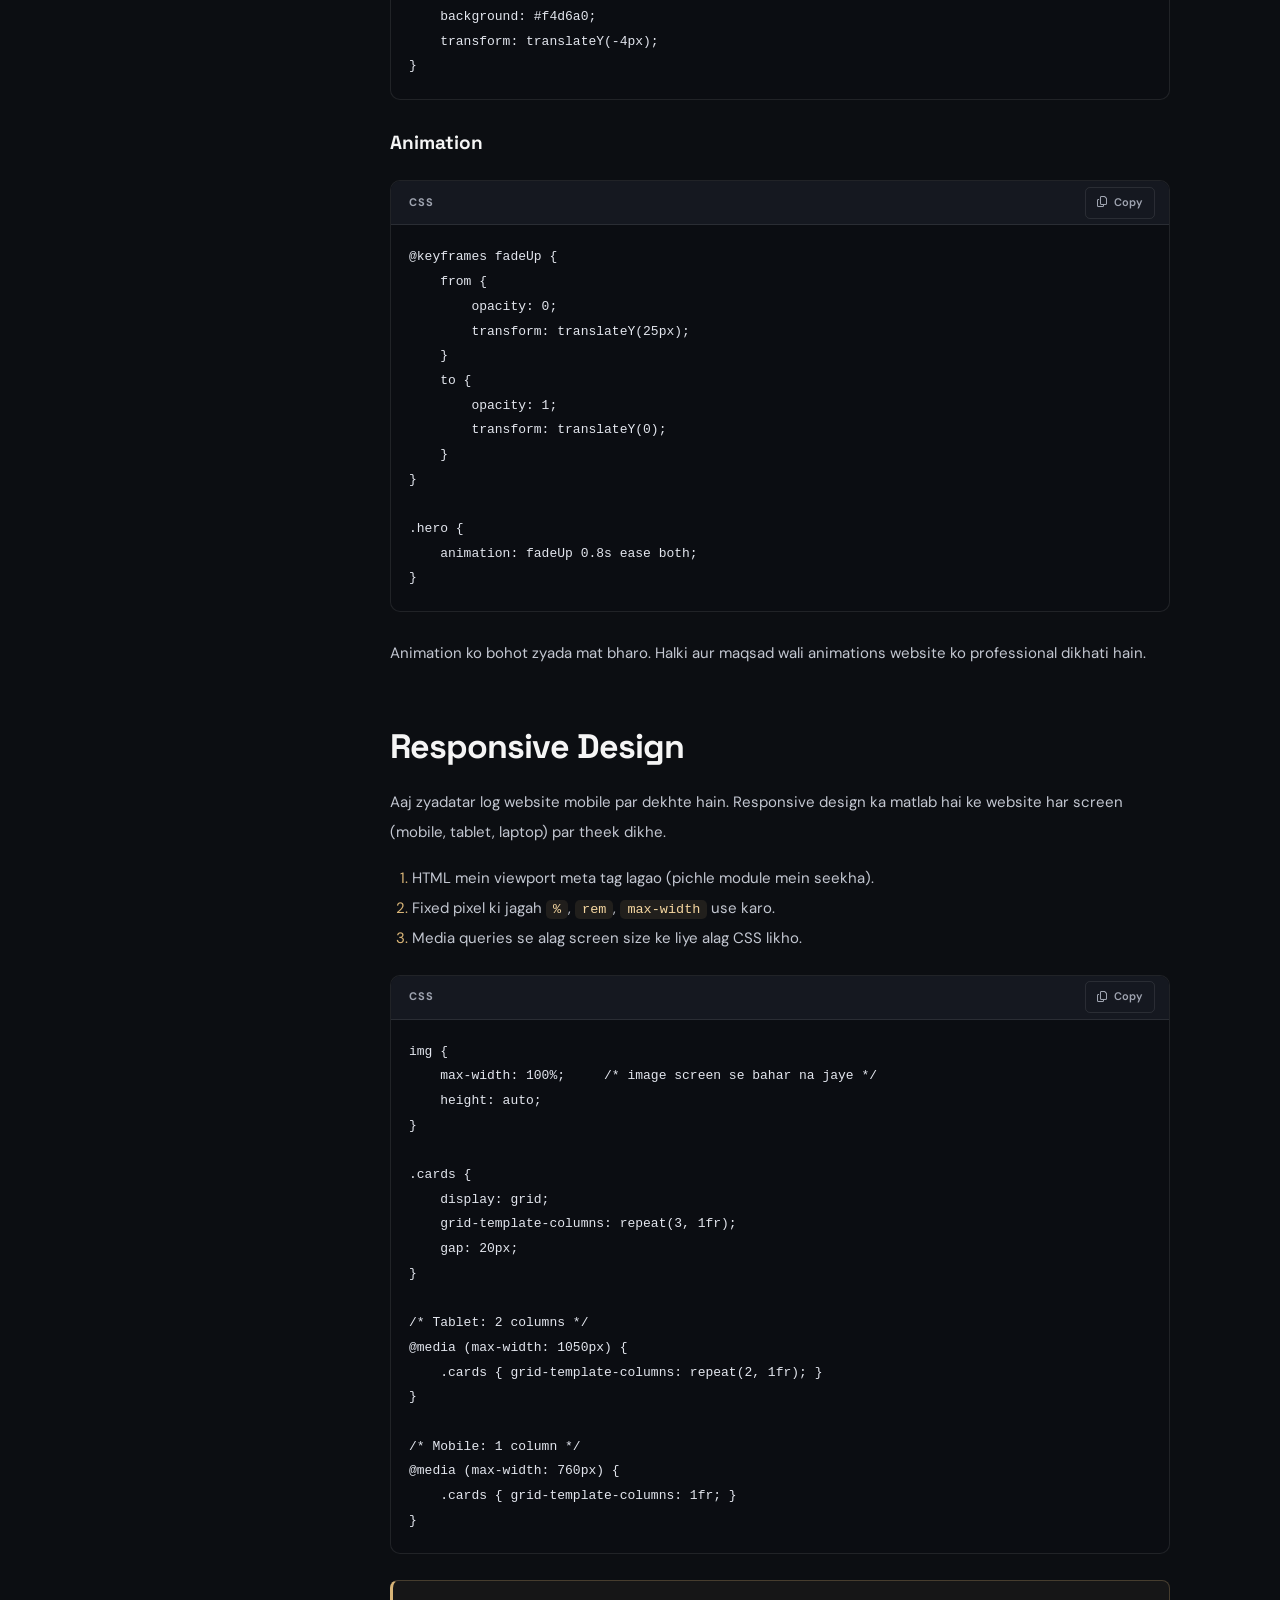
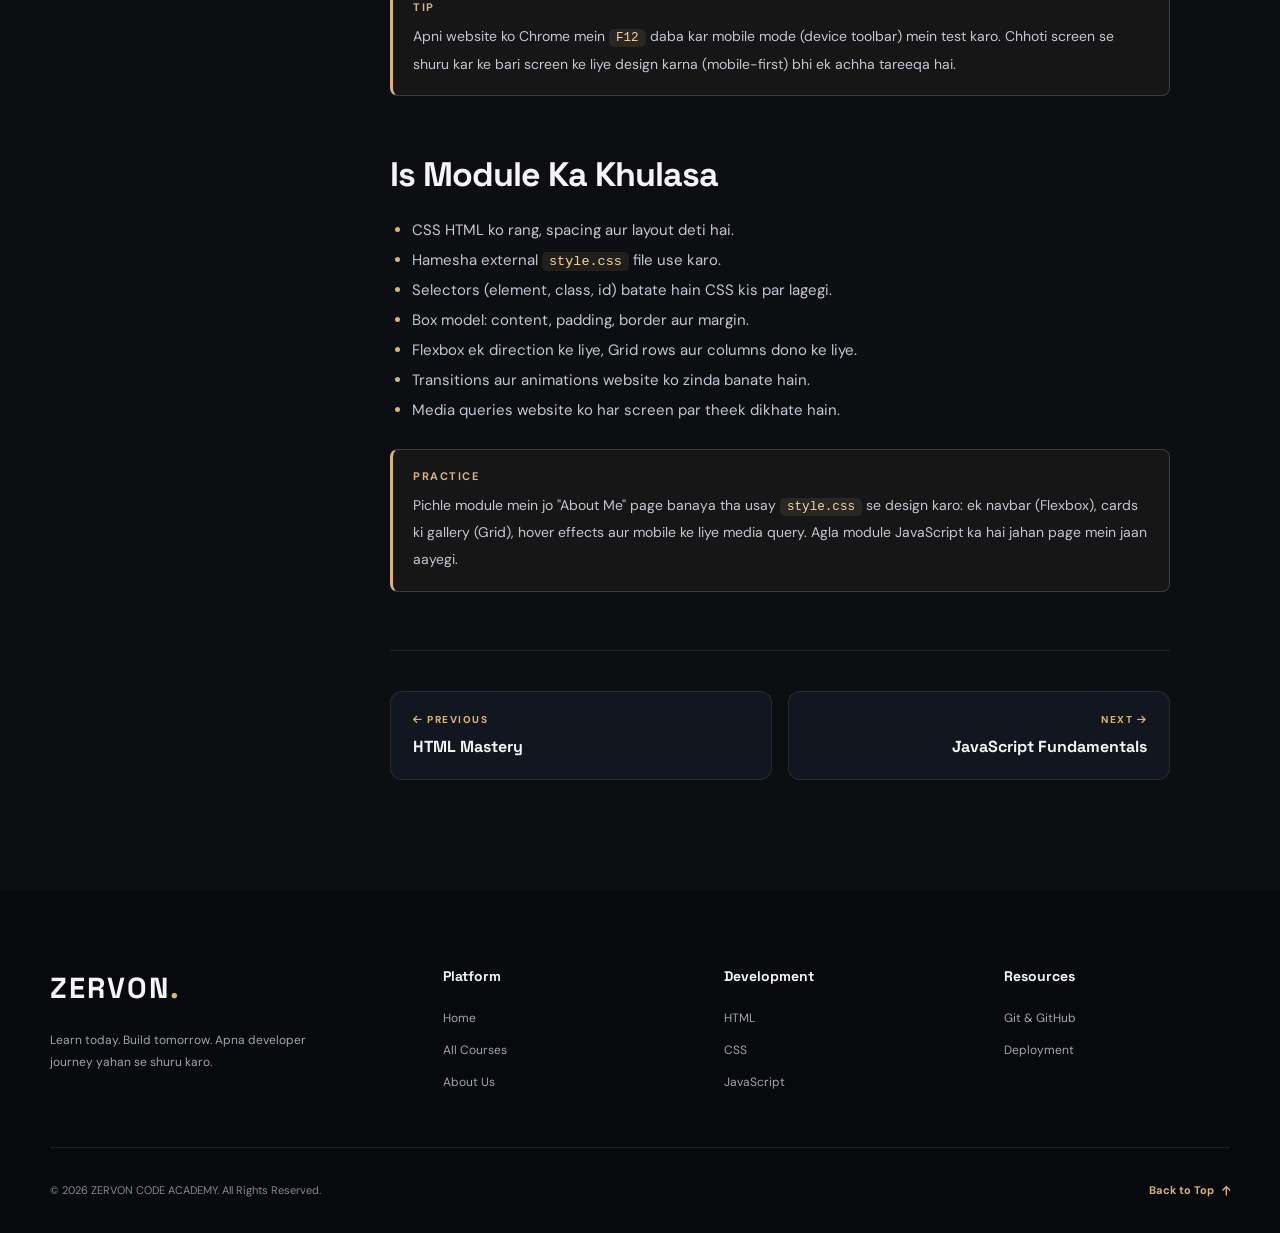
<file: css.html>
<!DOCTYPE html>
<html lang="en">

<head>
    <meta charset="UTF-8">
    <meta name="viewport" content="width=device-width, initial-scale=1.0">

    <meta name="theme-color" content="#0b0d12">

    <meta name="description"
        content="CSS Mastery - Selectors, colors, typography, box model, Flexbox, Grid, animations aur responsive web design Roman Urdu mein detail se seekho.">

    <title>CSS Mastery | ZERVON Code Academy</title>

    <!-- Google Fonts -->
    <link rel="preconnect" href="https://fonts.googleapis.com">
    <link rel="preconnect" href="https://fonts.gstatic.com" crossorigin>

    <link href="https://fonts.googleapis.com/css2?family=DM+Sans:wght@400;500;600;700;800&family=Space+Grotesk:wght@400;500;600;700&display=swap"
        rel="stylesheet">

    <!-- Font Awesome -->
    <link rel="stylesheet"
        href="https://cdnjs.cloudflare.com/ajax/libs/font-awesome/6.5.2/css/all.min.css">

    <!-- Stylesheets -->
    <link rel="stylesheet" href="style.css">
    <link rel="stylesheet" href="lesson.css">

    <!-- JavaScript (app.js must load before lesson.js) -->
    <script src="app.js" defer></script>
    <script src="lesson.js" defer></script>

</head>

<body id="top" data-course="css">

    <div class="reading-progress" id="readingProgress"></div>

    <a href="#lesson-content" class="skip-link">Skip to content</a>


    <!-- NAVIGATION -->
    <header class="navbar">

        <div class="nav-container">

            <a href="../index.html" class="logo">
                ZERVON<span>.</span>
            </a>

            <nav class="nav-links" id="navLinks">

                <a href="../index.html" class="nav-link">Home</a>

                <a href="../courses.html" class="nav-link active">Courses</a>

                <a href="../about.html" class="nav-link">About Us</a>

            </nav>

            <div class="nav-actions">

                <a href="../courses.html" class="nav-cta">
                    All Courses
                    <i class="fa-solid fa-arrow-right"></i>
                </a>

                <button
                    class="menu-toggle"
                    id="menuToggle"
                    aria-label="Open navigation menu"
                    aria-expanded="false"
                    aria-controls="navLinks"
                    type="button">

                    <span></span>
                    <span></span>
                    <span></span>

                </button>

            </div>

        </div>

    </header>


    <main>

        <!-- LESSON HERO -->
        <section class="lesson-hero">

            <div class="section-container">

                <nav class="breadcrumb" aria-label="Breadcrumb">
                    <a href="../index.html">Home</a>
                    <i class="fa-solid fa-chevron-right" aria-hidden="true"></i>
                    <a href="../courses.html">Courses</a>
                    <i class="fa-solid fa-chevron-right" aria-hidden="true"></i>
                    <span>CSS Mastery</span>
                </nav>

                <span class="section-label">MODULE 04 · WEB DESIGN</span>

                <h1>
                    CSS
                    <span>Mastery.</span>
                </h1>

                <p>
                    Selectors, colors, typography, box model, Flexbox, Grid,
                    transitions aur responsive design seekho. HTML ke dhanche ko
                    khoobsurat aur professional website mein badalna yahan se shuru hota hai.
                </p>

                <div class="lesson-meta">
                    <span><i class="fa-regular fa-clock"></i> 10 Hours</span>
                    <span><i class="fa-solid fa-signal"></i> Beginner</span>
                    <span><i class="fa-solid fa-language"></i> Roman Urdu</span>
                </div>

            </div>

        </section>


        <!-- LESSON BODY -->
        <section class="lesson-section">

            <div class="section-container">

                <div class="lesson-layout">

                    <!-- SIDEBAR (filled by lesson.js) -->
                    <aside class="lesson-sidebar" aria-label="Course navigation">

                        <div class="sidebar-card">
                            <h2>COURSE MODULES</h2>
                            <ul class="sidebar-list" id="moduleList"></ul>
                        </div>

                        <div class="sidebar-card sidebar-toc">
                            <h2>ON THIS PAGE</h2>
                            <ul class="sidebar-list" id="tocList"></ul>
                        </div>

                    </aside>


                    <!-- LESSON CONTENT -->
                    <article class="lesson-content" id="lesson-content">

                        <section class="lesson-block" id="what-is-css">

                            <h2>CSS Kya Hai?</h2>

                            <p>
                                CSS ka full form <strong>Cascading Style Sheets</strong>
                                hai. HTML website ka dhancha banati hai, aur CSS us
                                dhanche ko rang, size, spacing aur layout deti hai.
                            </p>

                            <div class="callout">
                                <strong>MISAAL</strong>
                                <p>
                                    Agar HTML ghar ki deewarein hain, to CSS us ka rang,
                                    farsh, furniture ki jagah aur sajawat hai. Wohi
                                    HTML CSS ke sath bilkul alag nazar aati hai.
                                </p>
                            </div>

                            <p>
                                CSS ka basic tareeqa ye hai: pehle batao <strong>kis
                                element</strong> par asar dalna hai (selector), phir
                                batao <strong>kya badalna</strong> hai (property aur value).
                            </p>

                            <div class="code-block">

                                <div class="code-block-header">
                                    <span class="code-lang">CSS</span>

                                    <button class="copy-btn" type="button">
                                        <i class="fa-regular fa-copy" aria-hidden="true"></i>
                                        <span>Copy</span>
                                    </button>
                                </div>

<pre><code>h1 {
    color: gold;
    font-size: 40px;
}

/* h1       = selector
   color    = property
   gold     = value */</code></pre>

                            </div>

                        </section>


                        <section class="lesson-block" id="adding-css">

                            <h2>CSS Ko HTML Mein Kaise Lagayein?</h2>

                            <p>
                                CSS lagane ke teen tareeqe hain. Professional projects
                                mein hamesha pehla tareeqa use hota hai.
                            </p>

                            <h3>1. External CSS (sab se behtar)</h3>

                            <p>
                                Alag <code>style.css</code> file banao aur HTML ke
                                <code>head</code> mein link kar do. Ek file se poori
                                website ka design control hota hai.
                            </p>

                            <div class="code-block">

                                <div class="code-block-header">
                                    <span class="code-lang">HTML</span>

                                    <button class="copy-btn" type="button">
                                        <i class="fa-regular fa-copy" aria-hidden="true"></i>
                                        <span>Copy</span>
                                    </button>
                                </div>

<pre><code>&lt;head&gt;
    &lt;link rel="stylesheet" href="css/style.css"&gt;
&lt;/head&gt;</code></pre>

                            </div>

                            <h3>2. Internal CSS</h3>

                            <div class="code-block">

                                <div class="code-block-header">
                                    <span class="code-lang">HTML</span>

                                    <button class="copy-btn" type="button">
                                        <i class="fa-regular fa-copy" aria-hidden="true"></i>
                                        <span>Copy</span>
                                    </button>
                                </div>

<pre><code>&lt;style&gt;
    p { color: gray; }
&lt;/style&gt;</code></pre>

                            </div>

                            <h3>3. Inline CSS</h3>

                            <div class="code-block">

                                <div class="code-block-header">
                                    <span class="code-lang">HTML</span>

                                    <button class="copy-btn" type="button">
                                        <i class="fa-regular fa-copy" aria-hidden="true"></i>
                                        <span>Copy</span>
                                    </button>
                                </div>

<pre><code>&lt;p style="color: red;"&gt;Ye text laal hai&lt;/p&gt;</code></pre>

                            </div>

                            <div class="callout">
                                <strong>TIP</strong>
                                <p>
                                    Inline CSS sirf bohot chhoti testing ke liye theek
                                    hai. Asli projects mein external CSS hi use karo,
                                    is se code saaf rehta hai aur dobara dobara likhna nahi parta.
                                </p>
                            </div>

                        </section>


                        <section class="lesson-block" id="selectors">

                            <h2>Selectors</h2>

                            <p>
                                Selector batata hai ke CSS kis element par lagegi.
                                Ye CSS ka sab se zaroori hissa hai.
                            </p>

                            <div class="code-block">

                                <div class="code-block-header">
                                    <span class="code-lang">CSS</span>

                                    <button class="copy-btn" type="button">
                                        <i class="fa-regular fa-copy" aria-hidden="true"></i>
                                        <span>Copy</span>
                                    </button>
                                </div>

<pre><code>/* Element selector: sab paragraphs */
p { color: gray; }

/* Class selector: class="card" wale */
.card { padding: 20px; }

/* ID selector: id="logo" wala */
#logo { font-size: 30px; }

/* Descendant: card ke andar ke sab p */
.card p { margin: 0; }

/* Child: sirf seedhe bachay */
ul &gt; li { list-style: none; }

/* Group: kai selectors ek sath */
h1, h2, h3 { font-family: sans-serif; }

/* Pseudo-class: mouse upar aaye to */
a:hover { color: gold; }</code></pre>

                            </div>

                            <ul>
                                <li><code>.naam</code> class ke liye (dot lagta hai). Ye sab se zyada use hota hai.</li>
                                <li><code>#naam</code> id ke liye (hash lagta hai). Ek page par ek hi baar.</li>
                                <li><code>:hover</code>, <code>:focus</code> special states ke liye hain.</li>
                            </ul>

                            <div class="callout">
                                <strong>YAAD RAKHO</strong>
                                <p>
                                    Agar do rules aapas mein takraein to jo zyada
                                    <strong>specific</strong> ho wo jeet'ta hai (id class se
                                    taqatwar, class element se taqatwar). Barabar hone par
                                    file mein jo baad mein likha ho wo lagta hai.
                                </p>
                            </div>

                        </section>


                        <section class="lesson-block" id="colors-typography">

                            <h2>Colors Aur Typography</h2>

                            <h3>Colors</h3>

                            <p>
                                CSS mein colors kai tareeqon se likhe ja sakte hain:
                            </p>

                            <div class="code-block">

                                <div class="code-block-header">
                                    <span class="code-lang">CSS</span>

                                    <button class="copy-btn" type="button">
                                        <i class="fa-regular fa-copy" aria-hidden="true"></i>
                                        <span>Copy</span>
                                    </button>
                                </div>

<pre><code>.box {
    color: red;                           /* naam */
    background: #d8b477;                  /* hex code */
    border-color: rgb(216, 180, 119);     /* rgb */
    box-shadow: 0 4px 20px rgba(0,0,0,0.3); /* rgba: transparency ke sath */
}</code></pre>

                            </div>

                            <h3>Typography</h3>

                            <div class="code-block">

                                <div class="code-block-header">
                                    <span class="code-lang">CSS</span>

                                    <button class="copy-btn" type="button">
                                        <i class="fa-regular fa-copy" aria-hidden="true"></i>
                                        <span>Copy</span>
                                    </button>
                                </div>

<pre><code>body {
    font-family: 'DM Sans', sans-serif;
    font-size: 16px;
    font-weight: 400;
    line-height: 1.6;
    letter-spacing: 0.5px;
    text-align: left;
    text-transform: none;
}</code></pre>

                            </div>

                            <p>
                                <code>font-family</code> mein hamesha aakhir mein
                                <code>sans-serif</code> jaisa backup font likho, taake
                                pehla font load na ho to bhi page theek dikhe.
                                <code>line-height: 1.6</code> paragraph ko padhne mein aasan banata hai.
                            </p>

                        </section>


                        <section class="lesson-block" id="box-model">

                            <h2>Box Model</h2>

                            <p>
                                HTML ka har element ek dibbe (box) ki tarah hota hai.
                                Is dibbe ke 4 hisse hain, andar se bahar:
                            </p>

                            <ul>
                                <li><strong>Content:</strong> asal text ya image.</li>
                                <li><strong>Padding:</strong> content ke gird andar ki khali jagah.</li>
                                <li><strong>Border:</strong> dibbe ki lakeer.</li>
                                <li><strong>Margin:</strong> dibbe ke bahar doosre elements se faasla.</li>
                            </ul>

                            <div class="code-block">

                                <div class="code-block-header">
                                    <span class="code-lang">CSS</span>

                                    <button class="copy-btn" type="button">
                                        <i class="fa-regular fa-copy" aria-hidden="true"></i>
                                        <span>Copy</span>
                                    </button>
                                </div>

<pre><code>* {
    box-sizing: border-box;   /* padding aur border width ke andar hi ginti hon */
}

.card {
    width: 300px;
    padding: 20px;            /* chaaron taraf 20px */
    border: 1px solid #333;
    margin: 0 auto 30px;      /* upar 0, left-right auto (beech mein), neeche 30px */
}</code></pre>

                            </div>

                            <div class="callout">
                                <strong>TIP</strong>
                                <p>
                                    <code>box-sizing: border-box</code> har project ki
                                    shuruat mein laga do. Is se sizes ka hisaab bohot
                                    aasan ho jata hai.
                                </p>
                            </div>

                        </section>


                        <section class="lesson-block" id="display-position">

                            <h2>Display Aur Position</h2>

                            <h3>Display</h3>

                            <ul>
                                <li><code>block</code>: poori line leta hai (div, p, h1).</li>
                                <li><code>inline</code>: sirf utni jagah leta hai jitni zaroori ho (span, a).</li>
                                <li><code>inline-block</code>: line mein rehta hai lekin width aur height le sakta hai.</li>
                                <li><code>none</code>: element ko chhupa deta hai.</li>
                            </ul>

                            <h3>Position</h3>

                            <div class="code-block">

                                <div class="code-block-header">
                                    <span class="code-lang">CSS</span>

                                    <button class="copy-btn" type="button">
                                        <i class="fa-regular fa-copy" aria-hidden="true"></i>
                                        <span>Copy</span>
                                    </button>
                                </div>

<pre><code>.parent {
    position: relative;      /* bachon ka reference point */
}

.badge {
    position: absolute;      /* parent ke hisaab se jagah */
    top: 10px;
    right: 10px;
}

.navbar {
    position: sticky;        /* scroll par upar chipak jata hai */
    top: 0;
}

.chat-button {
    position: fixed;         /* screen par hamesha ek hi jagah */
    bottom: 20px;
    right: 20px;
}</code></pre>

                            </div>

                        </section>


                        <section class="lesson-block" id="flexbox">

                            <h2>Flexbox</h2>

                            <p>
                                Flexbox elements ko ek line (row) ya ek column mein
                                saaf tareeqe se arrange karne ke liye hai. Navbar,
                                buttons ki qatar aur cards ke liye perfect hai.
                            </p>

                            <div class="code-block">

                                <div class="code-block-header">
                                    <span class="code-lang">CSS</span>

                                    <button class="copy-btn" type="button">
                                        <i class="fa-regular fa-copy" aria-hidden="true"></i>
                                        <span>Copy</span>
                                    </button>
                                </div>

<pre><code>.navbar {
    display: flex;                   /* flexbox shuru */
    justify-content: space-between;  /* main direction mein jagah */
    align-items: center;             /* doosri direction mein beech mein */
    gap: 20px;                       /* elements ke beech faasla */
}

.column-layout {
    display: flex;
    flex-direction: column;          /* upar se neeche */
    flex-wrap: wrap;                 /* jagah kam ho to agli line par */
}</code></pre>

                            </div>

                            <ul>
                                <li><code>justify-content</code>: elements ko main direction (row mein left-right) mein baantta hai.</li>
                                <li><code>align-items</code>: doosri direction (row mein upar-neeche) mein align karta hai.</li>
                                <li><code>gap</code>: items ke beech ka faasla.</li>
                            </ul>

                        </section>


                        <section class="lesson-block" id="grid">

                            <h2>CSS Grid</h2>

                            <p>
                                Grid rows aur columns dono mein layout banane ke
                                liye hai. Cards ki gallery ya poore page ka dhancha
                                banane ke liye behtareen hai.
                            </p>

                            <div class="code-block">

                                <div class="code-block-header">
                                    <span class="code-lang">CSS</span>

                                    <button class="copy-btn" type="button">
                                        <i class="fa-regular fa-copy" aria-hidden="true"></i>
                                        <span>Copy</span>
                                    </button>
                                </div>

<pre><code>.cards {
    display: grid;
    grid-template-columns: repeat(3, 1fr);   /* 3 barabar columns */
    gap: 20px;
}

/* Khud-ba-khud adjust hone wala grid */
.auto-grid {
    display: grid;
    grid-template-columns: repeat(auto-fit, minmax(250px, 1fr));
    gap: 20px;
}</code></pre>

                            </div>

                            <div class="callout">
                                <strong>FARQ</strong>
                                <p>
                                    <strong>Flexbox</strong> ek direction (ek line ya
                                    ek column) ke liye hai. <strong>Grid</strong> do
                                    direction (rows aur columns) ke liye. Aksar dono
                                    ek hi project mein saath use hote hain.
                                </p>
                            </div>

                        </section>


                        <section class="lesson-block" id="transitions">

                            <h2>Transitions Aur Animations</h2>

                            <h3>Transition</h3>

                            <p>
                                Transition kisi cheez ko ek halat se doosri halat
                                mein narmi se badalta hai, jaise mouse upar lane par button ka rang.
                            </p>

                            <div class="code-block">

                                <div class="code-block-header">
                                    <span class="code-lang">CSS</span>

                                    <button class="copy-btn" type="button">
                                        <i class="fa-regular fa-copy" aria-hidden="true"></i>
                                        <span>Copy</span>
                                    </button>
                                </div>

<pre><code>.button {
    background: #d8b477;
    transition: all 0.3s ease;
}

.button:hover {
    background: #f4d6a0;
    transform: translateY(-4px);
}</code></pre>

                            </div>

                            <h3>Animation</h3>

                            <div class="code-block">

                                <div class="code-block-header">
                                    <span class="code-lang">CSS</span>

                                    <button class="copy-btn" type="button">
                                        <i class="fa-regular fa-copy" aria-hidden="true"></i>
                                        <span>Copy</span>
                                    </button>
                                </div>

<pre><code>@keyframes fadeUp {
    from {
        opacity: 0;
        transform: translateY(25px);
    }
    to {
        opacity: 1;
        transform: translateY(0);
    }
}

.hero {
    animation: fadeUp 0.8s ease both;
}</code></pre>

                            </div>

                            <p>
                                Animation ko bohot zyada mat bharo. Halki aur
                                maqsad wali animations website ko professional
                                dikhati hain.
                            </p>

                        </section>


                        <section class="lesson-block" id="responsive-design">

                            <h2>Responsive Design</h2>

                            <p>
                                Aaj zyadatar log website mobile par dekhte hain.
                                Responsive design ka matlab hai ke website har
                                screen (mobile, tablet, laptop) par theek dikhe.
                            </p>

                            <ol>
                                <li>HTML mein viewport meta tag lagao (pichle module mein seekha).</li>
                                <li>Fixed pixel ki jagah <code>%</code>, <code>rem</code>, <code>max-width</code> use karo.</li>
                                <li>Media queries se alag screen size ke liye alag CSS likho.</li>
                            </ol>

                            <div class="code-block">

                                <div class="code-block-header">
                                    <span class="code-lang">CSS</span>

                                    <button class="copy-btn" type="button">
                                        <i class="fa-regular fa-copy" aria-hidden="true"></i>
                                        <span>Copy</span>
                                    </button>
                                </div>

<pre><code>img {
    max-width: 100%;     /* image screen se bahar na jaye */
    height: auto;
}

.cards {
    display: grid;
    grid-template-columns: repeat(3, 1fr);
    gap: 20px;
}

/* Tablet: 2 columns */
@media (max-width: 1050px) {
    .cards { grid-template-columns: repeat(2, 1fr); }
}

/* Mobile: 1 column */
@media (max-width: 760px) {
    .cards { grid-template-columns: 1fr; }
}</code></pre>

                            </div>

                            <div class="callout">
                                <strong>TIP</strong>
                                <p>
                                    Apni website ko Chrome mein <code>F12</code> daba
                                    kar mobile mode (device toolbar) mein test karo.
                                    Chhoti screen se shuru kar ke bari screen ke liye
                                    design karna (mobile-first) bhi ek achha tareeqa hai.
                                </p>
                            </div>

                        </section>


                        <section class="lesson-block" id="summary">

                            <h2>Is Module Ka Khulasa</h2>

                            <ul>
                                <li>CSS HTML ko rang, spacing aur layout deti hai.</li>
                                <li>Hamesha external <code>style.css</code> file use karo.</li>
                                <li>Selectors (element, class, id) batate hain CSS kis par lagegi.</li>
                                <li>Box model: content, padding, border aur margin.</li>
                                <li>Flexbox ek direction ke liye, Grid rows aur columns dono ke liye.</li>
                                <li>Transitions aur animations website ko zinda banate hain.</li>
                                <li>Media queries website ko har screen par theek dikhate hain.</li>
                            </ul>

                            <div class="callout">
                                <strong>PRACTICE</strong>
                                <p>
                                    Pichle module mein jo "About Me" page banaya tha
                                    usay <code>style.css</code> se design karo: ek
                                    navbar (Flexbox), cards ki gallery (Grid), hover
                                    effects aur mobile ke liye media query. Agla
                                    module JavaScript ka hai jahan page mein jaan aayegi.
                                </p>
                            </div>

                        </section>


                        <!-- PREVIOUS / NEXT (filled by lesson.js) -->
                        <nav class="lesson-nav" id="lessonNav" aria-label="Lesson navigation"></nav>

                    </article>

                </div>

            </div>

        </section>

    </main>


    <!-- FOOTER -->
    <footer class="footer">

        <div class="section-container">

            <div class="footer-main">

                <div class="footer-brand">

                    <a href="../index.html" class="logo">
                        ZERVON<span>.</span>
                    </a>

                    <p>
                        Learn today. Build tomorrow.
                        Apna developer journey yahan se shuru karo.
                    </p>

                </div>


                <div class="footer-column">

                    <h3>Platform</h3>

                    <a href="../index.html">Home</a>

                    <a href="../courses.html">All Courses</a>

                    <a href="../about.html">About Us</a>

                </div>


                <div class="footer-column">

                    <h3>Development</h3>

                    <a href="html.html">HTML</a>

                    <a href="css.html">CSS</a>

                    <a href="javascript.html">JavaScript</a>

                </div>


                <div class="footer-column">

                    <h3>Resources</h3>

                    <a href="github.html">Git &amp; GitHub</a>

                    <a href="deployment.html">Deployment</a>

                </div>

            </div>


            <div class="footer-bottom">

                <p>
                    © 2026 ZERVON CODE ACADEMY.
                    All Rights Reserved.
                </p>

                <a href="#top" class="back-to-top">
                    Back to Top
                    <i class="fa-solid fa-arrow-up"></i>
                </a>

            </div>

        </div>

    </footer>

</body>

</html>
</file>
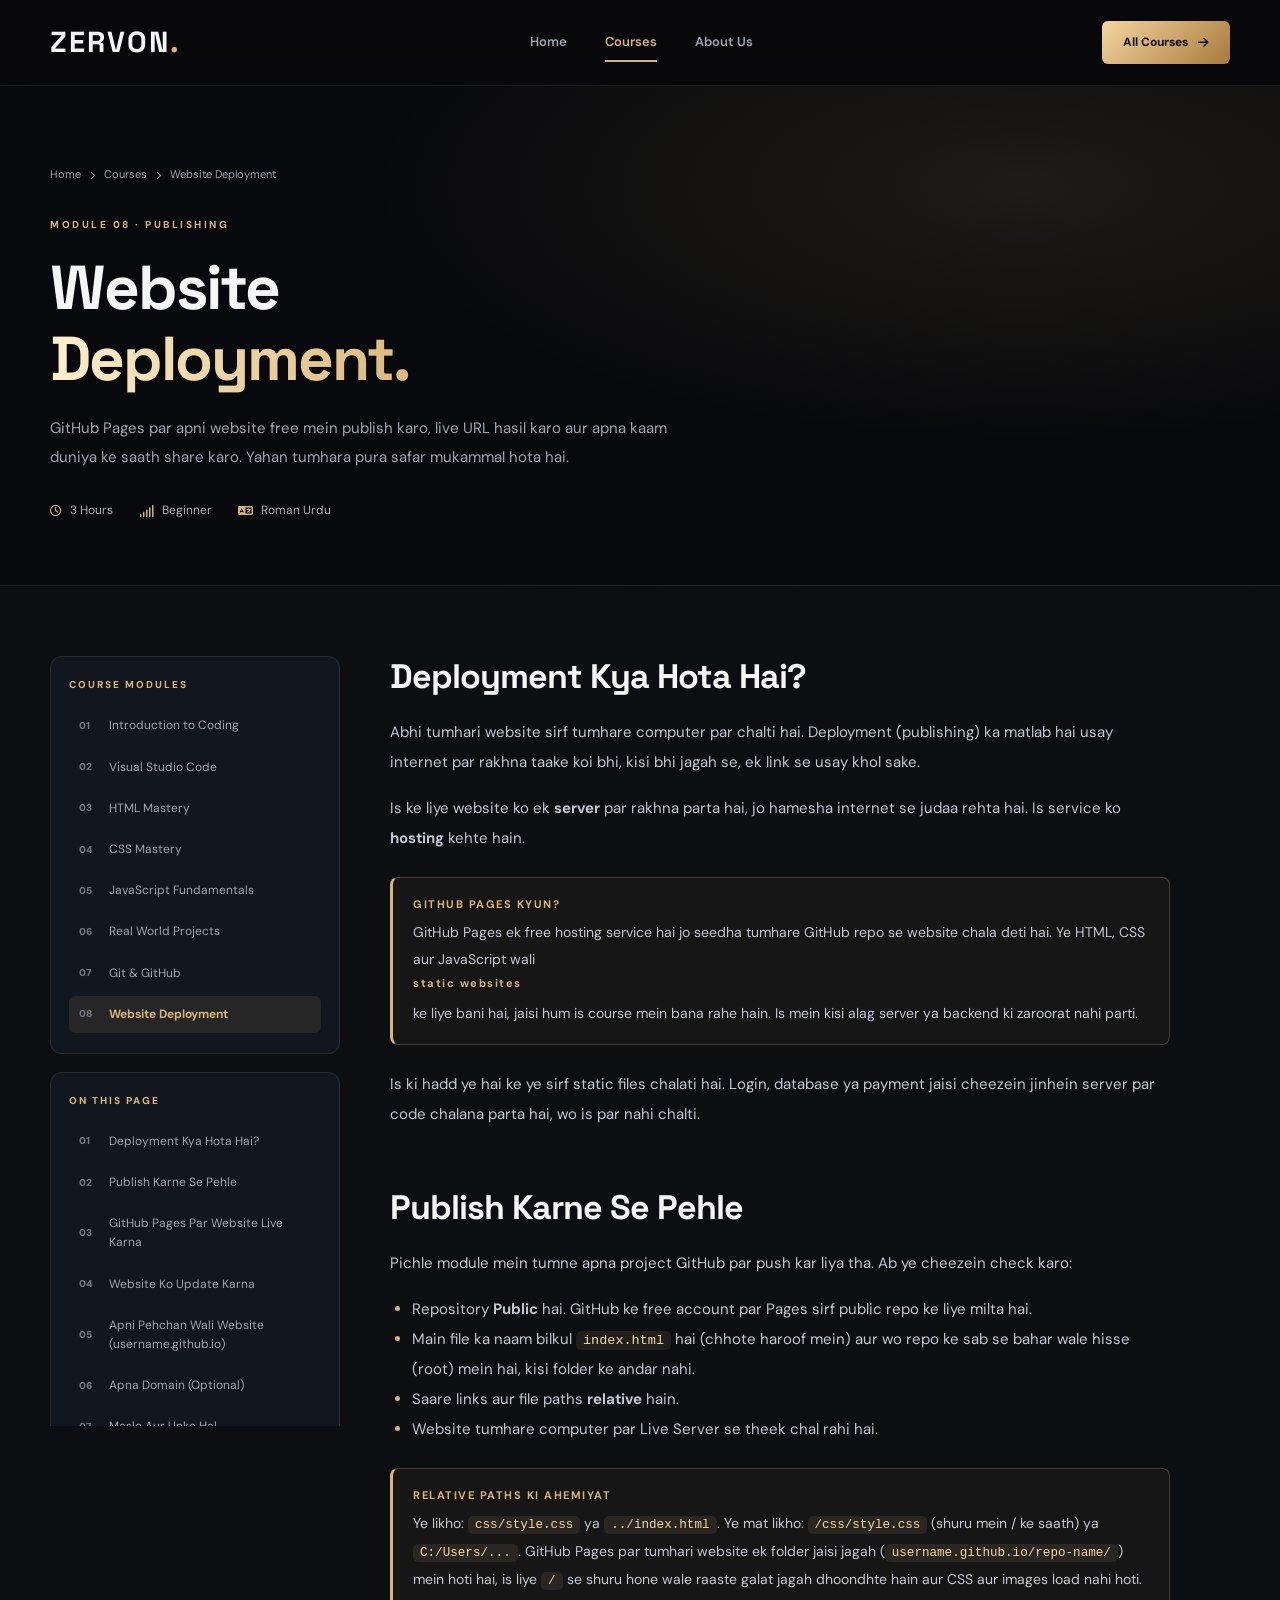
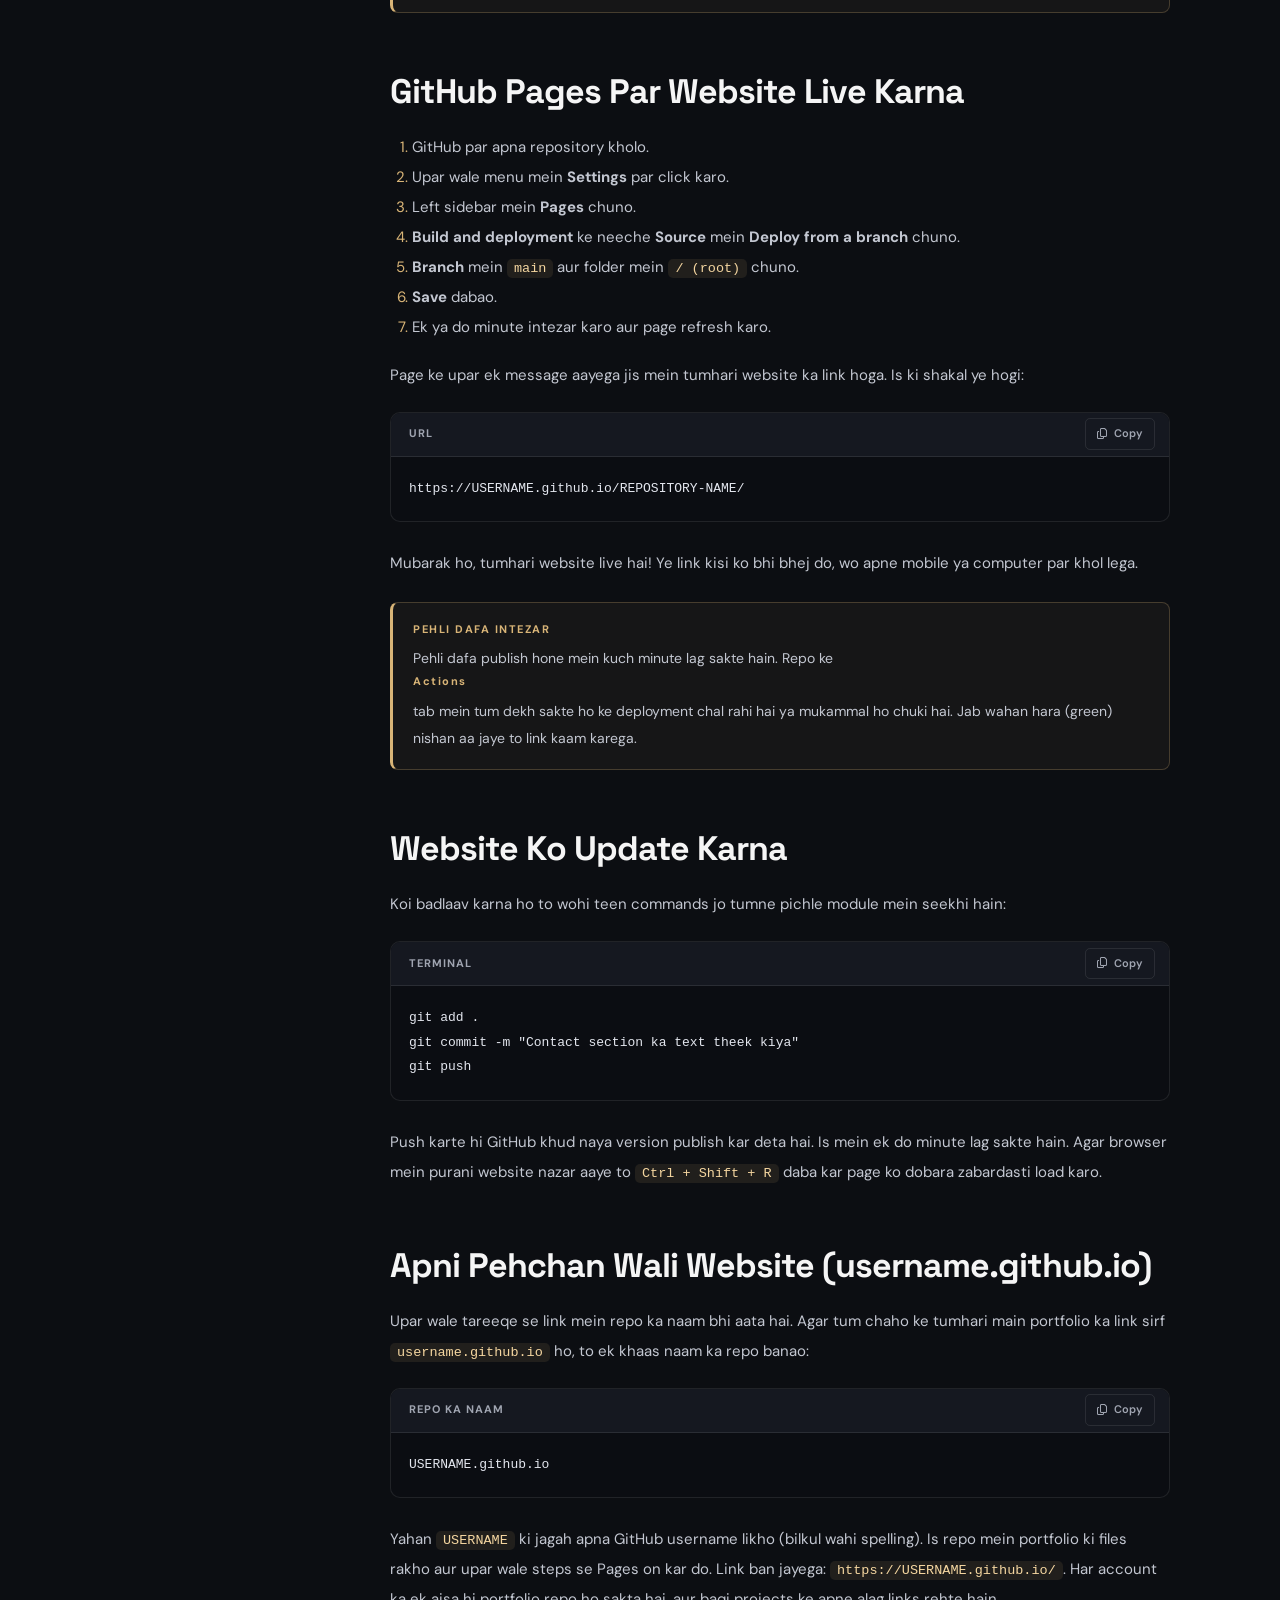
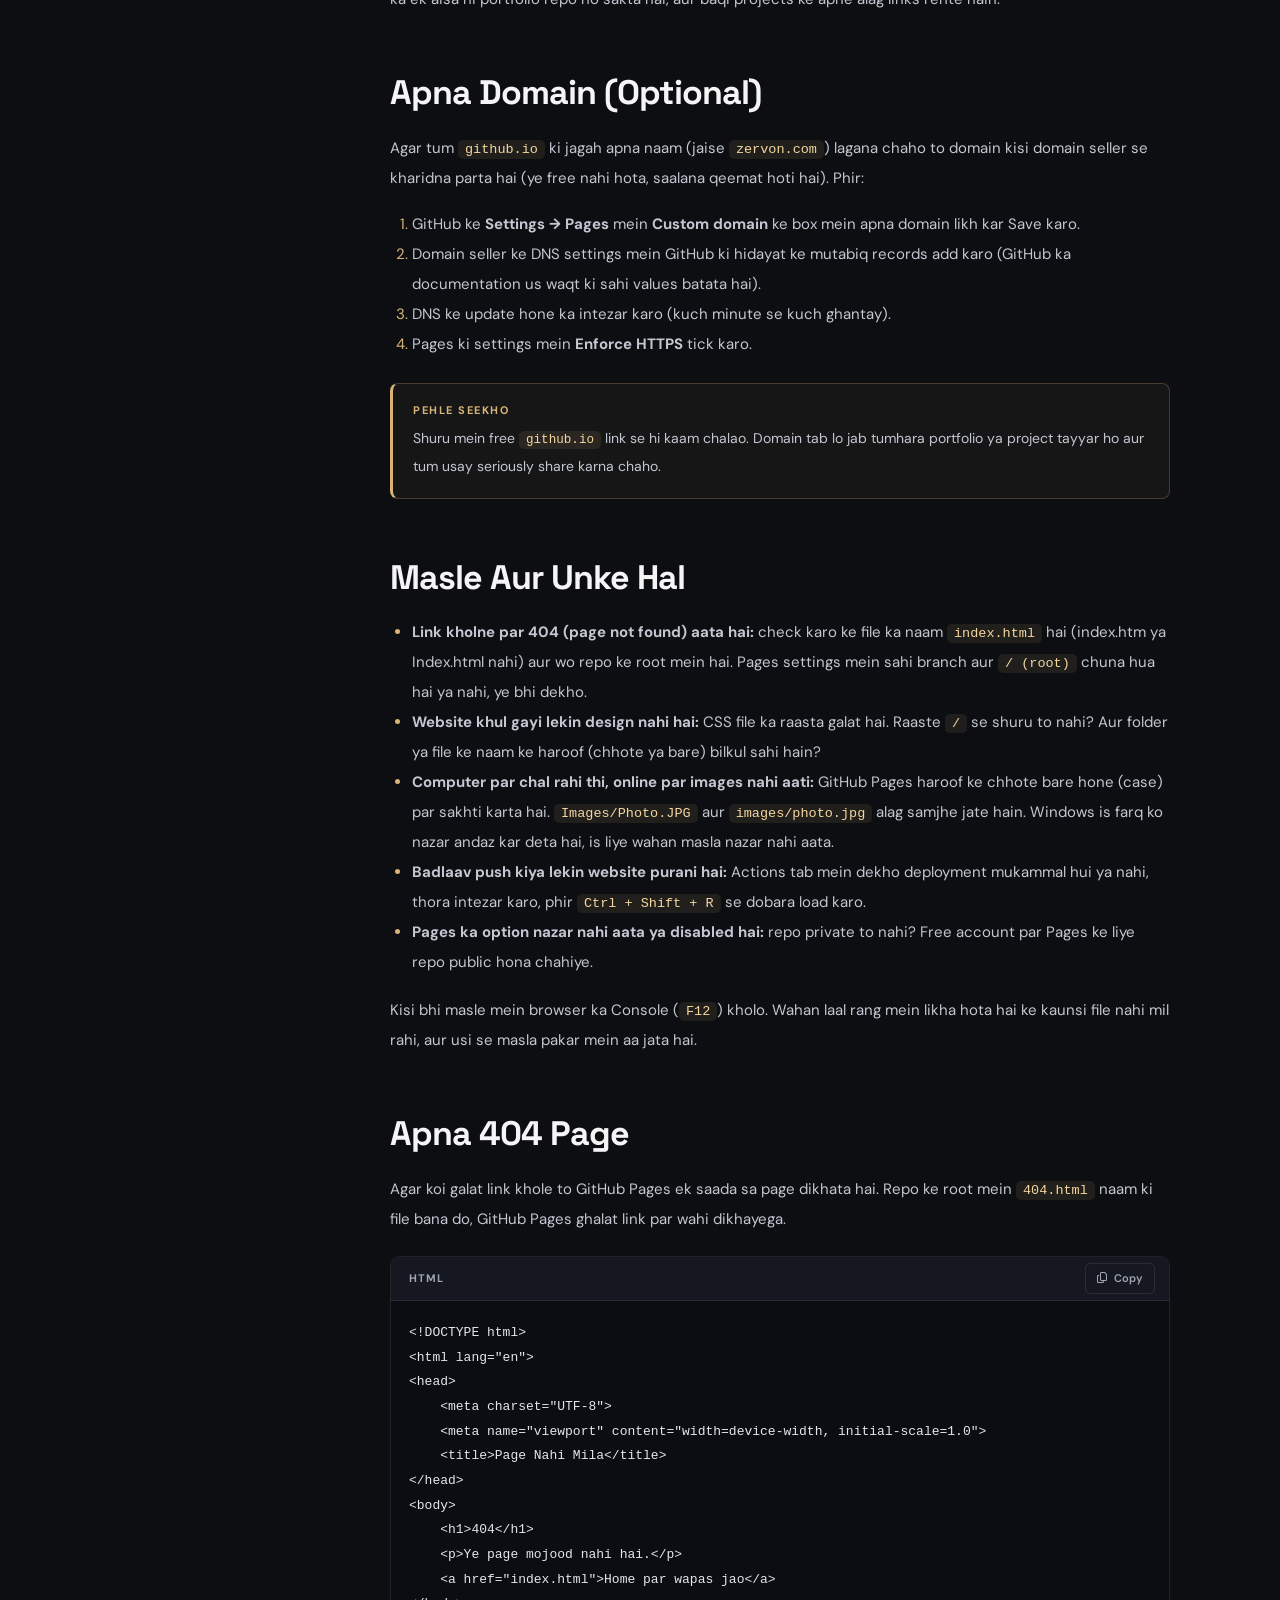
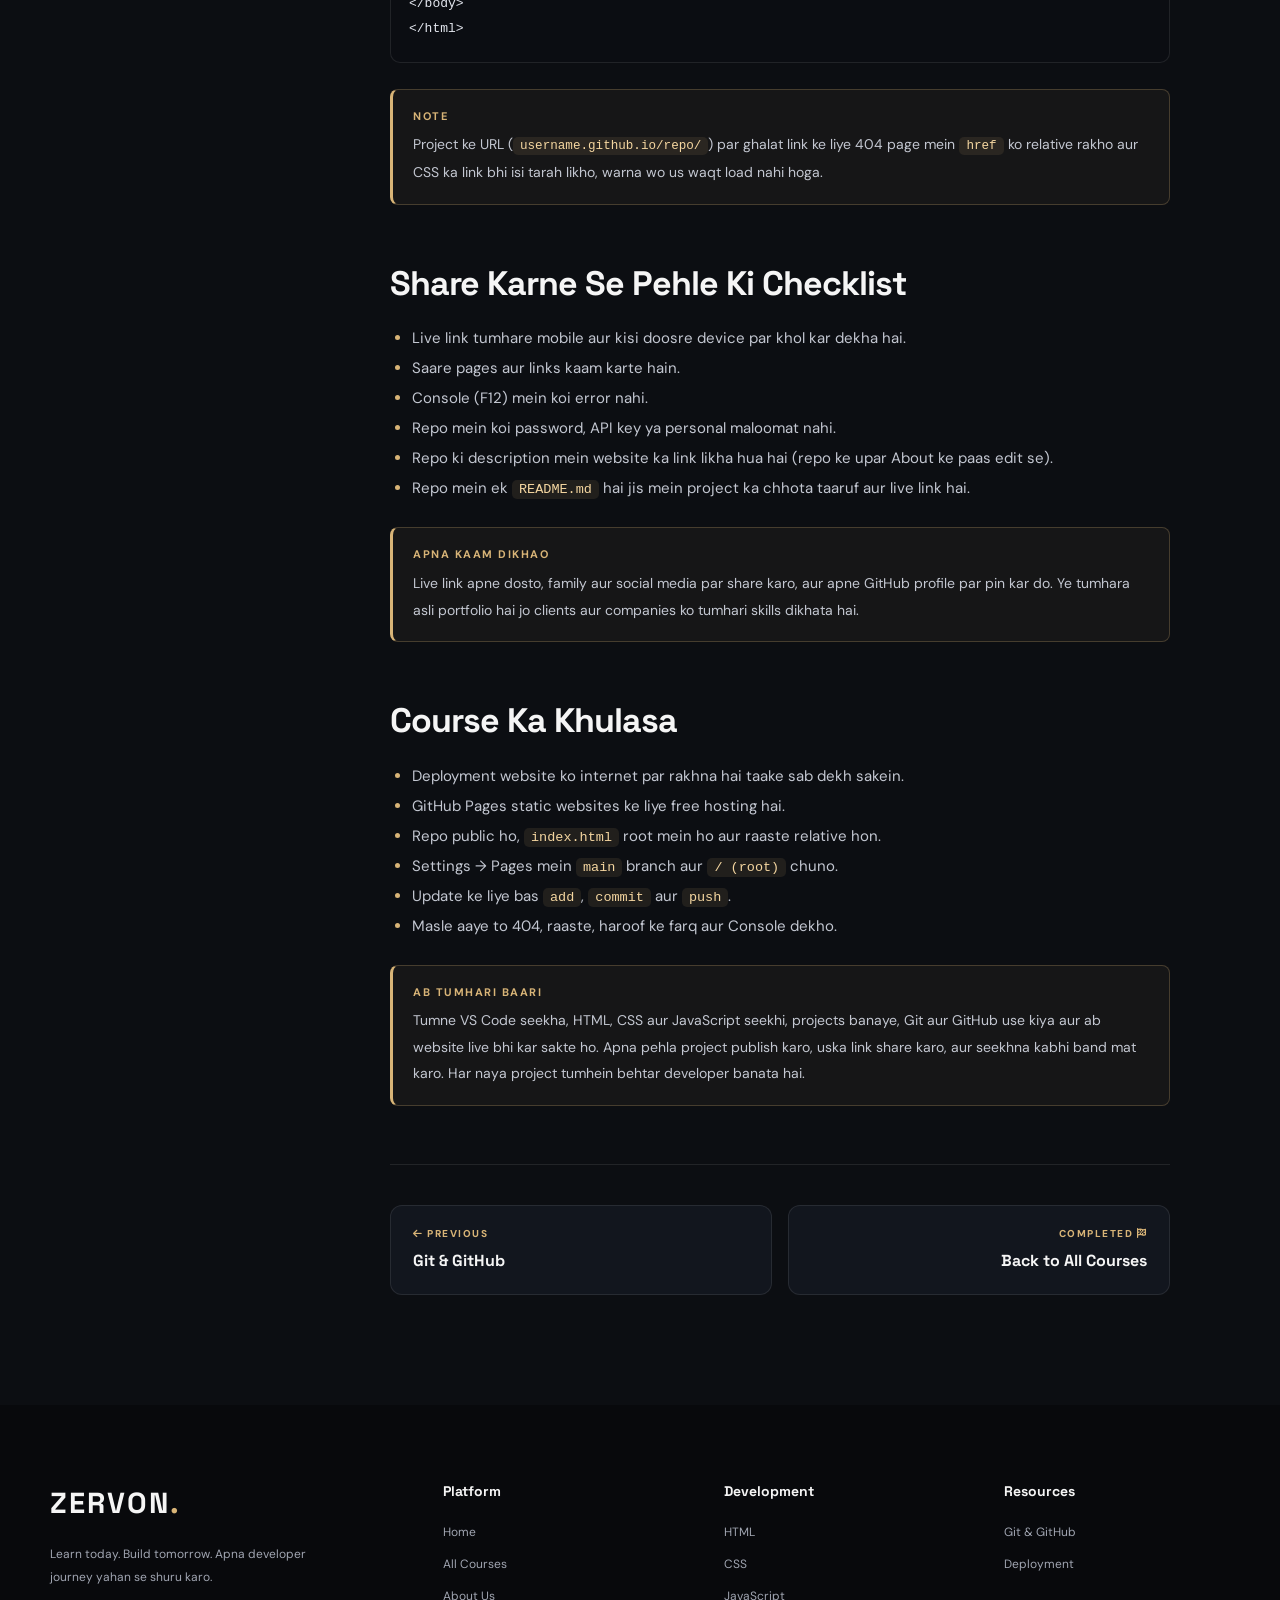
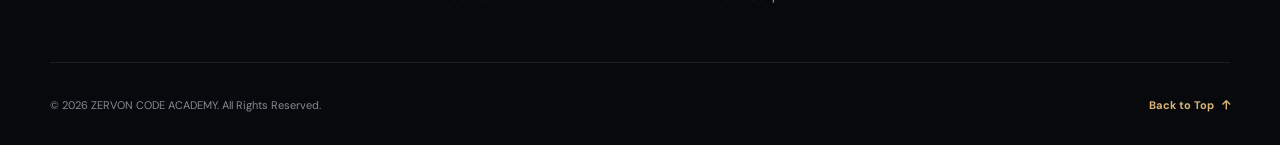
<file: deployment.html>
<!DOCTYPE html>
<html lang="en">

<head>
    <meta charset="UTF-8">
    <meta name="viewport" content="width=device-width, initial-scale=1.0">

    <meta name="theme-color" content="#0b0d12">

    <meta name="description"
        content="Website Deployment - GitHub Pages par apni website free mein publish karna, live URL hasil karna aur masle hal karna Roman Urdu mein seekho.">

    <title>Website Deployment | ZERVON Code Academy</title>

    <!-- Google Fonts -->
    <link rel="preconnect" href="https://fonts.googleapis.com">
    <link rel="preconnect" href="https://fonts.gstatic.com" crossorigin>

    <link href="https://fonts.googleapis.com/css2?family=DM+Sans:wght@400;500;600;700;800&family=Space+Grotesk:wght@400;500;600;700&display=swap"
        rel="stylesheet">

    <!-- Font Awesome -->
    <link rel="stylesheet"
        href="https://cdnjs.cloudflare.com/ajax/libs/font-awesome/6.5.2/css/all.min.css">

    <!-- Stylesheets -->
    <link rel="stylesheet" href="style.css">
    <link rel="stylesheet" href="lesson.css">

    <!-- JavaScript (app.js must load before lesson.js) -->
    <script src="app.js" defer></script>
    <script src="lesson.js" defer></script>

</head>

<body id="top" data-course="deployment">

    <div class="reading-progress" id="readingProgress"></div>

    <a href="#lesson-content" class="skip-link">Skip to content</a>


    <!-- NAVIGATION -->
    <header class="navbar">

        <div class="nav-container">

            <a href="../index.html" class="logo">
                ZERVON<span>.</span>
            </a>

            <nav class="nav-links" id="navLinks">

                <a href="../index.html" class="nav-link">Home</a>

                <a href="../courses.html" class="nav-link active">Courses</a>

                <a href="../about.html" class="nav-link">About Us</a>

            </nav>

            <div class="nav-actions">

                <a href="../courses.html" class="nav-cta">
                    All Courses
                    <i class="fa-solid fa-arrow-right"></i>
                </a>

                <button
                    class="menu-toggle"
                    id="menuToggle"
                    aria-label="Open navigation menu"
                    aria-expanded="false"
                    aria-controls="navLinks"
                    type="button">

                    <span></span>
                    <span></span>
                    <span></span>

                </button>

            </div>

        </div>

    </header>


    <main>

        <!-- LESSON HERO -->
        <section class="lesson-hero">

            <div class="section-container">

                <nav class="breadcrumb" aria-label="Breadcrumb">
                    <a href="../index.html">Home</a>
                    <i class="fa-solid fa-chevron-right" aria-hidden="true"></i>
                    <a href="../courses.html">Courses</a>
                    <i class="fa-solid fa-chevron-right" aria-hidden="true"></i>
                    <span>Website Deployment</span>
                </nav>

                <span class="section-label">MODULE 08 · PUBLISHING</span>

                <h1>
                    Website
                    <span>Deployment.</span>
                </h1>

                <p>
                    GitHub Pages par apni website free mein publish karo,
                    live URL hasil karo aur apna kaam duniya ke saath share karo.
                    Yahan tumhara pura safar mukammal hota hai.
                </p>

                <div class="lesson-meta">
                    <span><i class="fa-regular fa-clock"></i> 3 Hours</span>
                    <span><i class="fa-solid fa-signal"></i> Beginner</span>
                    <span><i class="fa-solid fa-language"></i> Roman Urdu</span>
                </div>

            </div>

        </section>


        <!-- LESSON BODY -->
        <section class="lesson-section">

            <div class="section-container">

                <div class="lesson-layout">

                    <!-- SIDEBAR (filled by lesson.js) -->
                    <aside class="lesson-sidebar" aria-label="Course navigation">

                        <div class="sidebar-card">
                            <h2>COURSE MODULES</h2>
                            <ul class="sidebar-list" id="moduleList"></ul>
                        </div>

                        <div class="sidebar-card sidebar-toc">
                            <h2>ON THIS PAGE</h2>
                            <ul class="sidebar-list" id="tocList"></ul>
                        </div>

                    </aside>


                    <!-- LESSON CONTENT -->
                    <article class="lesson-content" id="lesson-content">

                        <section class="lesson-block" id="what-is-deployment">

                            <h2>Deployment Kya Hota Hai?</h2>

                            <p>
                                Abhi tumhari website sirf tumhare computer par
                                chalti hai. Deployment (publishing) ka matlab hai
                                usay internet par rakhna taake koi bhi, kisi bhi
                                jagah se, ek link se usay khol sake.
                            </p>

                            <p>
                                Is ke liye website ko ek <strong>server</strong>
                                par rakhna parta hai, jo hamesha internet se
                                judaa rehta hai. Is service ko <strong>hosting</strong> kehte hain.
                            </p>

                            <div class="callout">
                                <strong>GITHUB PAGES KYUN?</strong>
                                <p>
                                    GitHub Pages ek free hosting service hai jo seedha
                                    tumhare GitHub repo se website chala deti hai.
                                    Ye HTML, CSS aur JavaScript wali <strong>static
                                    websites</strong> ke liye bani hai, jaisi hum is
                                    course mein bana rahe hain. Is mein kisi alag
                                    server ya backend ki zaroorat nahi parti.
                                </p>
                            </div>

                            <p>
                                Is ki hadd ye hai ke ye sirf static files chalati
                                hai. Login, database ya payment jaisi cheezein
                                jinhein server par code chalana parta hai, wo
                                is par nahi chalti.
                            </p>

                        </section>


                        <section class="lesson-block" id="before-publishing">

                            <h2>Publish Karne Se Pehle</h2>

                            <p>
                                Pichle module mein tumne apna project GitHub par
                                push kar liya tha. Ab ye cheezein check karo:
                            </p>

                            <ul>
                                <li>Repository <strong>Public</strong> hai. GitHub ke free account par Pages sirf public repo ke liye milta hai.</li>
                                <li>Main file ka naam bilkul <code>index.html</code> hai (chhote haroof mein) aur wo repo ke sab se bahar wale hisse (root) mein hai, kisi folder ke andar nahi.</li>
                                <li>Saare links aur file paths <strong>relative</strong> hain.</li>
                                <li>Website tumhare computer par Live Server se theek chal rahi hai.</li>
                            </ul>

                            <div class="callout">
                                <strong>RELATIVE PATHS KI AHEMIYAT</strong>
                                <p>
                                    Ye likho: <code>css/style.css</code> ya
                                    <code>../index.html</code>. Ye mat likho:
                                    <code>/css/style.css</code> (shuru mein / ke
                                    saath) ya <code>C:/Users/...</code>. GitHub Pages
                                    par tumhari website ek folder jaisi jagah
                                    (<code>username.github.io/repo-name/</code>)
                                    mein hoti hai, is liye <code>/</code> se shuru
                                    hone wale raaste galat jagah dhoondhte hain aur
                                    CSS aur images load nahi hoti.
                                </p>
                            </div>

                        </section>


                        <section class="lesson-block" id="github-pages-steps">

                            <h2>GitHub Pages Par Website Live Karna</h2>

                            <ol>
                                <li>GitHub par apna repository kholo.</li>
                                <li>Upar wale menu mein <strong>Settings</strong> par click karo.</li>
                                <li>Left sidebar mein <strong>Pages</strong> chuno.</li>
                                <li><strong>Build and deployment</strong> ke neeche <strong>Source</strong> mein <strong>Deploy from a branch</strong> chuno.</li>
                                <li><strong>Branch</strong> mein <code>main</code> aur folder mein <code>/ (root)</code> chuno.</li>
                                <li><strong>Save</strong> dabao.</li>
                                <li>Ek ya do minute intezar karo aur page refresh karo.</li>
                            </ol>

                            <p>
                                Page ke upar ek message aayega jis mein tumhari
                                website ka link hoga. Is ki shakal ye hogi:
                            </p>

                            <div class="code-block">

                                <div class="code-block-header">
                                    <span class="code-lang">URL</span>

                                    <button class="copy-btn" type="button">
                                        <i class="fa-regular fa-copy" aria-hidden="true"></i>
                                        <span>Copy</span>
                                    </button>
                                </div>

<pre><code>https://USERNAME.github.io/REPOSITORY-NAME/</code></pre>

                            </div>

                            <p>
                                Mubarak ho, tumhari website live hai! Ye link
                                kisi ko bhi bhej do, wo apne mobile ya computer par khol lega.
                            </p>

                            <div class="callout">
                                <strong>PEHLI DAFA INTEZAR</strong>
                                <p>
                                    Pehli dafa publish hone mein kuch minute lag sakte
                                    hain. Repo ke <strong>Actions</strong> tab mein tum
                                    dekh sakte ho ke deployment chal rahi hai ya mukammal
                                    ho chuki hai. Jab wahan hara (green) nishan aa jaye
                                    to link kaam karega.
                                </p>
                            </div>

                        </section>


                        <section class="lesson-block" id="update-website">

                            <h2>Website Ko Update Karna</h2>

                            <p>
                                Koi badlaav karna ho to wohi teen commands jo tumne
                                pichle module mein seekhi hain:
                            </p>

                            <div class="code-block">

                                <div class="code-block-header">
                                    <span class="code-lang">TERMINAL</span>

                                    <button class="copy-btn" type="button">
                                        <i class="fa-regular fa-copy" aria-hidden="true"></i>
                                        <span>Copy</span>
                                    </button>
                                </div>

<pre><code>git add .
git commit -m "Contact section ka text theek kiya"
git push</code></pre>

                            </div>

                            <p>
                                Push karte hi GitHub khud naya version publish kar
                                deta hai. Is mein ek do minute lag sakte hain.
                                Agar browser mein purani website nazar aaye to
                                <code>Ctrl + Shift + R</code> daba kar page ko
                                dobara zabardasti load karo.
                            </p>

                        </section>


                        <section class="lesson-block" id="username-site">

                            <h2>Apni Pehchan Wali Website (username.github.io)</h2>

                            <p>
                                Upar wale tareeqe se link mein repo ka naam bhi aata
                                hai. Agar tum chaho ke tumhari main portfolio ka link
                                sirf <code>username.github.io</code> ho, to ek khaas
                                naam ka repo banao:
                            </p>

                            <div class="code-block">

                                <div class="code-block-header">
                                    <span class="code-lang">REPO KA NAAM</span>

                                    <button class="copy-btn" type="button">
                                        <i class="fa-regular fa-copy" aria-hidden="true"></i>
                                        <span>Copy</span>
                                    </button>
                                </div>

<pre><code>USERNAME.github.io</code></pre>

                            </div>

                            <p>
                                Yahan <code>USERNAME</code> ki jagah apna GitHub
                                username likho (bilkul wahi spelling). Is repo mein
                                portfolio ki files rakho aur upar wale steps se Pages
                                on kar do. Link ban jayega:
                                <code>https://USERNAME.github.io/</code>. Har account
                                ka ek aisa hi portfolio repo ho sakta hai, aur baqi
                                projects ke apne alag links rehte hain.
                            </p>

                        </section>


                        <section class="lesson-block" id="custom-domain">

                            <h2>Apna Domain (Optional)</h2>

                            <p>
                                Agar tum <code>github.io</code> ki jagah apna naam
                                (jaise <code>zervon.com</code>) lagana chaho to
                                domain kisi domain seller se kharidna parta hai (ye
                                free nahi hota, saalana qeemat hoti hai). Phir:
                            </p>

                            <ol>
                                <li>GitHub ke <strong>Settings &rarr; Pages</strong> mein <strong>Custom domain</strong> ke box mein apna domain likh kar Save karo.</li>
                                <li>Domain seller ke DNS settings mein GitHub ki hidayat ke mutabiq records add karo (GitHub ka documentation us waqt ki sahi values batata hai).</li>
                                <li>DNS ke update hone ka intezar karo (kuch minute se kuch ghantay).</li>
                                <li>Pages ki settings mein <strong>Enforce HTTPS</strong> tick karo.</li>
                            </ol>

                            <div class="callout">
                                <strong>PEHLE SEEKHO</strong>
                                <p>
                                    Shuru mein free <code>github.io</code> link se hi
                                    kaam chalao. Domain tab lo jab tumhara portfolio ya
                                    project tayyar ho aur tum usay seriously share
                                    karna chaho.
                                </p>
                            </div>

                        </section>


                        <section class="lesson-block" id="troubleshooting">

                            <h2>Masle Aur Unke Hal</h2>

                            <ul>
                                <li>
                                    <strong>Link kholne par 404 (page not found) aata hai:</strong>
                                    check karo ke file ka naam <code>index.html</code> hai
                                    (index.htm ya Index.html nahi) aur wo repo ke root mein hai.
                                    Pages settings mein sahi branch aur <code>/ (root)</code>
                                    chuna hua hai ya nahi, ye bhi dekho.
                                </li>
                                <li>
                                    <strong>Website khul gayi lekin design nahi hai:</strong>
                                    CSS file ka raasta galat hai. Raaste <code>/</code> se
                                    shuru to nahi? Aur folder ya file ke naam ke haroof
                                    (chhote ya bare) bilkul sahi hain?
                                </li>
                                <li>
                                    <strong>Computer par chal rahi thi, online par images nahi aati:</strong>
                                    GitHub Pages haroof ke chhote bare hone (case) par
                                    sakhti karta hai. <code>Images/Photo.JPG</code> aur
                                    <code>images/photo.jpg</code> alag samjhe jate hain.
                                    Windows is farq ko nazar andaz kar deta hai, is liye
                                    wahan masla nazar nahi aata.
                                </li>
                                <li>
                                    <strong>Badlaav push kiya lekin website purani hai:</strong>
                                    Actions tab mein dekho deployment mukammal hui ya
                                    nahi, thora intezar karo, phir <code>Ctrl + Shift + R</code>
                                    se dobara load karo.
                                </li>
                                <li>
                                    <strong>Pages ka option nazar nahi aata ya disabled hai:</strong>
                                    repo private to nahi? Free account par Pages ke liye
                                    repo public hona chahiye.
                                </li>
                            </ul>

                            <p>
                                Kisi bhi masle mein browser ka Console (<code>F12</code>)
                                kholo. Wahan laal rang mein likha hota hai ke kaunsi
                                file nahi mil rahi, aur usi se masla pakar mein aa jata hai.
                            </p>

                        </section>


                        <section class="lesson-block" id="custom-404">

                            <h2>Apna 404 Page</h2>

                            <p>
                                Agar koi galat link khole to GitHub Pages ek saada sa
                                page dikhata hai. Repo ke root mein <code>404.html</code>
                                naam ki file bana do, GitHub Pages ghalat link par
                                wahi dikhayega.
                            </p>

                            <div class="code-block">

                                <div class="code-block-header">
                                    <span class="code-lang">HTML</span>

                                    <button class="copy-btn" type="button">
                                        <i class="fa-regular fa-copy" aria-hidden="true"></i>
                                        <span>Copy</span>
                                    </button>
                                </div>

<pre><code>&lt;!DOCTYPE html&gt;
&lt;html lang="en"&gt;
&lt;head&gt;
    &lt;meta charset="UTF-8"&gt;
    &lt;meta name="viewport" content="width=device-width, initial-scale=1.0"&gt;
    &lt;title&gt;Page Nahi Mila&lt;/title&gt;
&lt;/head&gt;
&lt;body&gt;
    &lt;h1&gt;404&lt;/h1&gt;
    &lt;p&gt;Ye page mojood nahi hai.&lt;/p&gt;
    &lt;a href="index.html"&gt;Home par wapas jao&lt;/a&gt;
&lt;/body&gt;
&lt;/html&gt;</code></pre>

                            </div>

                            <div class="callout">
                                <strong>NOTE</strong>
                                <p>
                                    Project ke URL (<code>username.github.io/repo/</code>)
                                    par ghalat link ke liye 404 page mein <code>href</code>
                                    ko relative rakho aur CSS ka link bhi isi tarah likho,
                                    warna wo us waqt load nahi hoga.
                                </p>
                            </div>

                        </section>


                        <section class="lesson-block" id="share-checklist">

                            <h2>Share Karne Se Pehle Ki Checklist</h2>

                            <ul>
                                <li>Live link tumhare mobile aur kisi doosre device par khol kar dekha hai.</li>
                                <li>Saare pages aur links kaam karte hain.</li>
                                <li>Console (F12) mein koi error nahi.</li>
                                <li>Repo mein koi password, API key ya personal maloomat nahi.</li>
                                <li>Repo ki description mein website ka link likha hua hai (repo ke upar About ke paas edit se).</li>
                                <li>Repo mein ek <code>README.md</code> hai jis mein project ka chhota taaruf aur live link hai.</li>
                            </ul>

                            <div class="callout">
                                <strong>APNA KAAM DIKHAO</strong>
                                <p>
                                    Live link apne dosto, family aur social media
                                    par share karo, aur apne GitHub profile par
                                    pin kar do. Ye tumhara asli portfolio hai jo
                                    clients aur companies ko tumhari skills dikhata hai.
                                </p>
                            </div>

                        </section>


                        <section class="lesson-block" id="summary">

                            <h2>Course Ka Khulasa</h2>

                            <ul>
                                <li>Deployment website ko internet par rakhna hai taake sab dekh sakein.</li>
                                <li>GitHub Pages static websites ke liye free hosting hai.</li>
                                <li>Repo public ho, <code>index.html</code> root mein ho aur raaste relative hon.</li>
                                <li>Settings &rarr; Pages mein <code>main</code> branch aur <code>/ (root)</code> chuno.</li>
                                <li>Update ke liye bas <code>add</code>, <code>commit</code> aur <code>push</code>.</li>
                                <li>Masle aaye to 404, raaste, haroof ke farq aur Console dekho.</li>
                            </ul>

                            <div class="callout">
                                <strong>AB TUMHARI BAARI</strong>
                                <p>
                                    Tumne VS Code seekha, HTML, CSS aur JavaScript
                                    seekhi, projects banaye, Git aur GitHub use kiya
                                    aur ab website live bhi kar sakte ho. Apna pehla
                                    project publish karo, uska link share karo, aur
                                    seekhna kabhi band mat karo. Har naya project
                                    tumhein behtar developer banata hai.
                                </p>
                            </div>

                        </section>


                        <!-- PREVIOUS / NEXT (filled by lesson.js) -->
                        <nav class="lesson-nav" id="lessonNav" aria-label="Lesson navigation"></nav>

                    </article>

                </div>

            </div>

        </section>

    </main>


    <!-- FOOTER -->
    <footer class="footer">

        <div class="section-container">

            <div class="footer-main">

                <div class="footer-brand">

                    <a href="../index.html" class="logo">
                        ZERVON<span>.</span>
                    </a>

                    <p>
                        Learn today. Build tomorrow.
                        Apna developer journey yahan se shuru karo.
                    </p>

                </div>


                <div class="footer-column">

                    <h3>Platform</h3>

                    <a href="../index.html">Home</a>

                    <a href="../courses.html">All Courses</a>

                    <a href="../about.html">About Us</a>

                </div>


                <div class="footer-column">

                    <h3>Development</h3>

                    <a href="html.html">HTML</a>

                    <a href="css.html">CSS</a>

                    <a href="javascript.html">JavaScript</a>

                </div>


                <div class="footer-column">

                    <h3>Resources</h3>

                    <a href="github.html">Git &amp; GitHub</a>

                    <a href="deployment.html">Deployment</a>

                </div>

            </div>


            <div class="footer-bottom">

                <p>
                    © 2026 ZERVON CODE ACADEMY.
                    All Rights Reserved.
                </p>

                <a href="#top" class="back-to-top">
                    Back to Top
                    <i class="fa-solid fa-arrow-up"></i>
                </a>

            </div>

        </div>

    </footer>

</body>

</html>
</file>
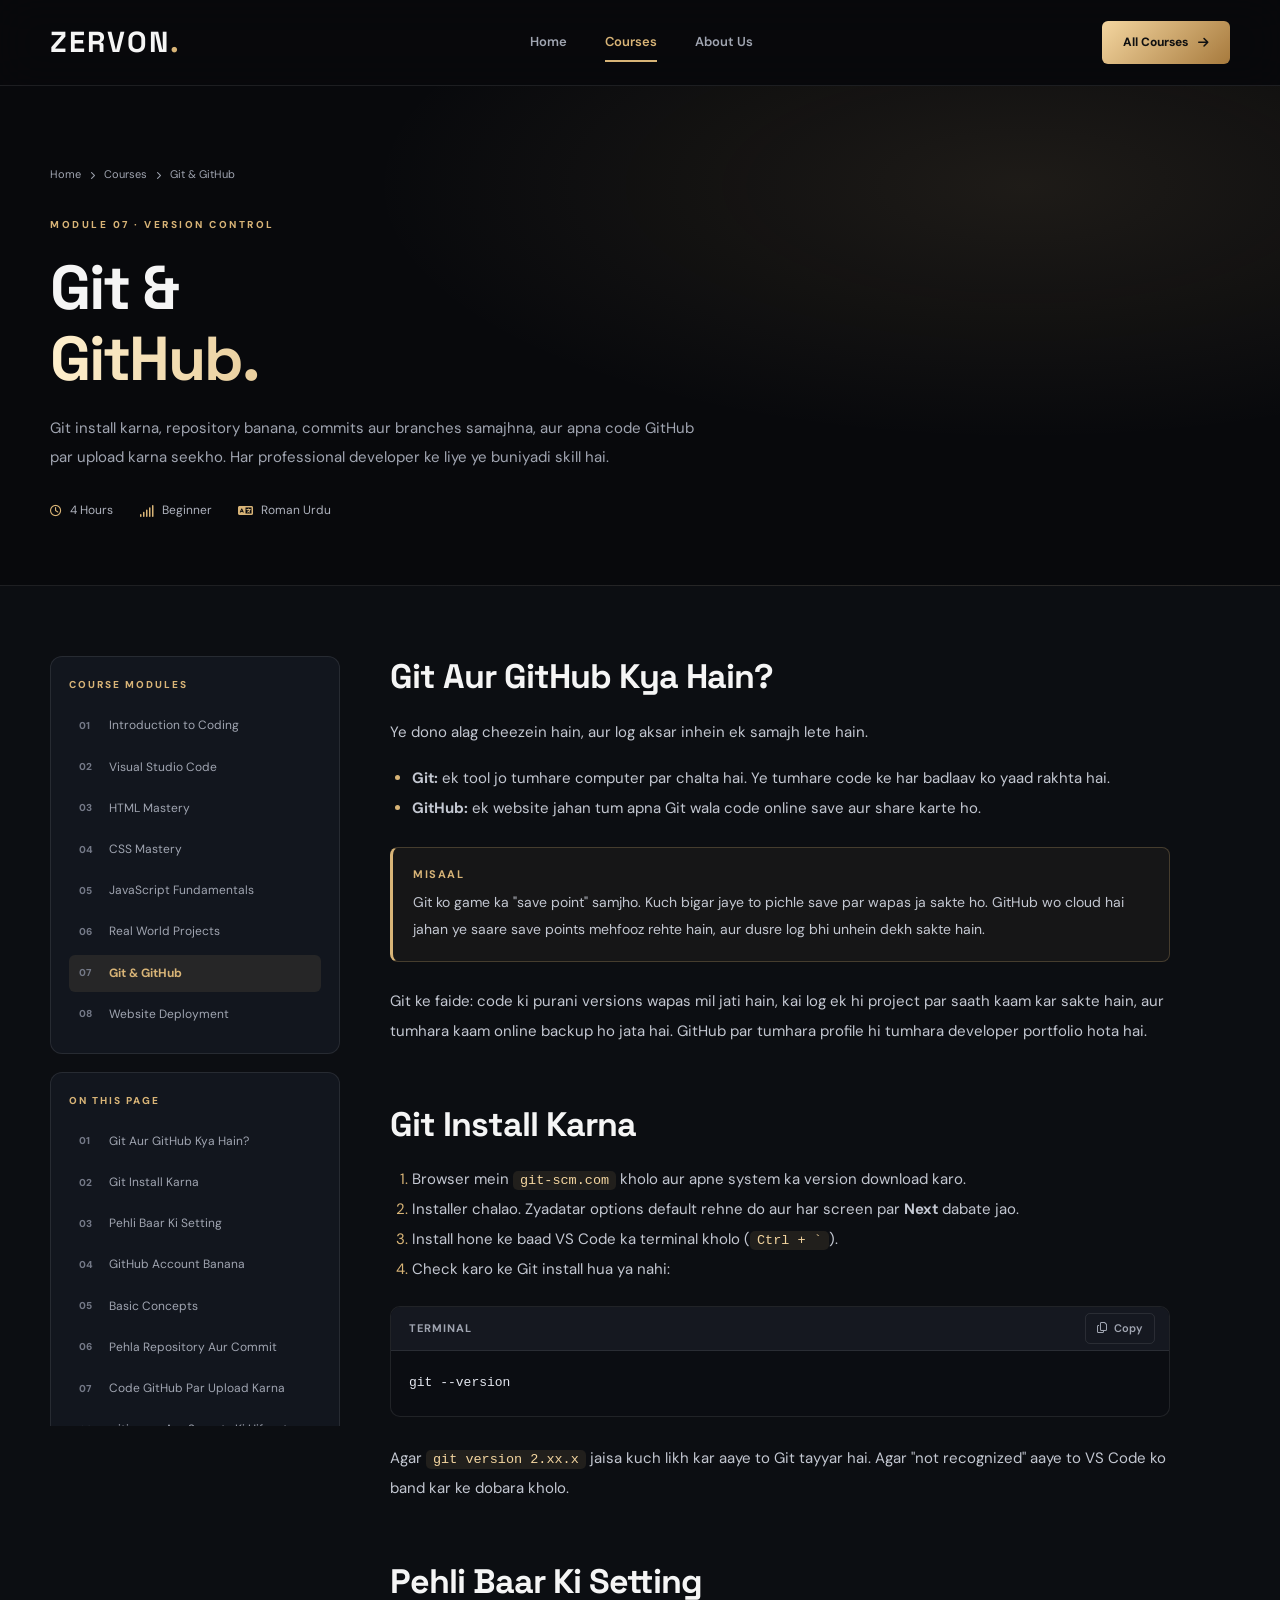
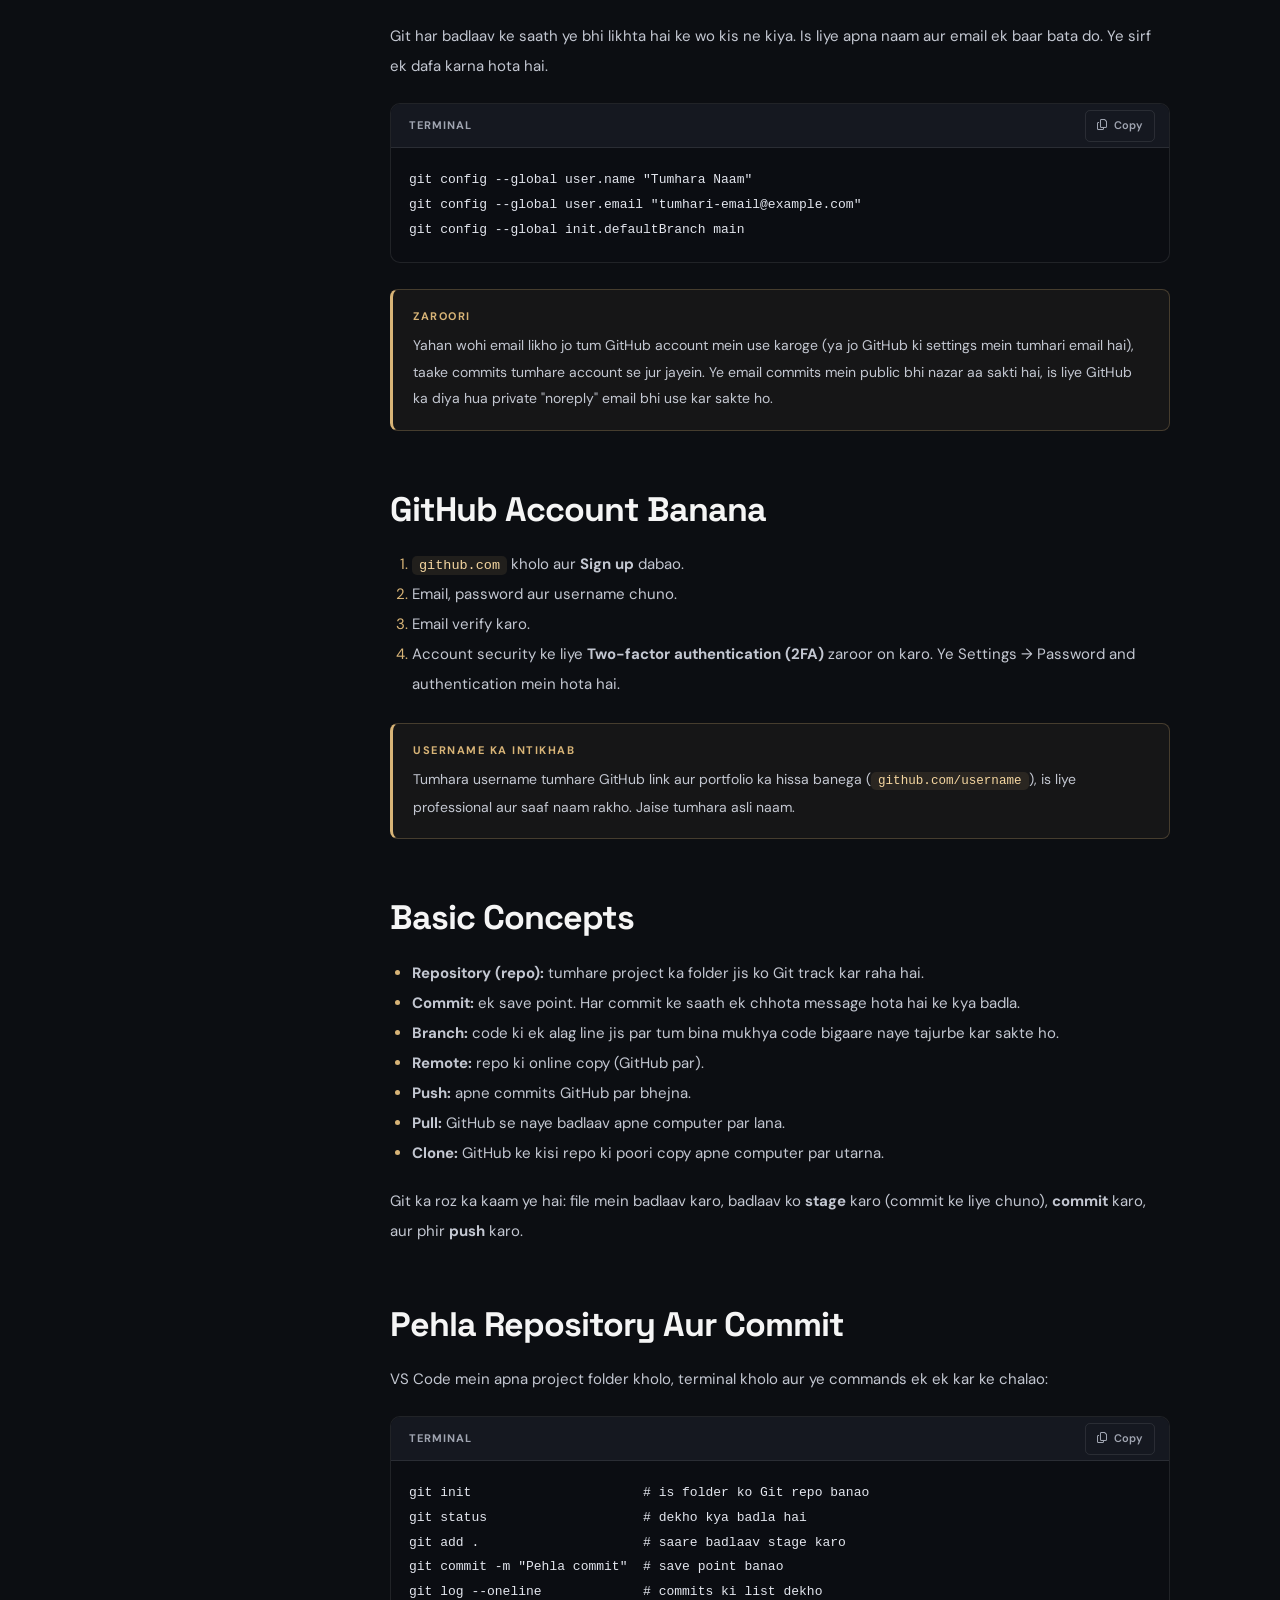
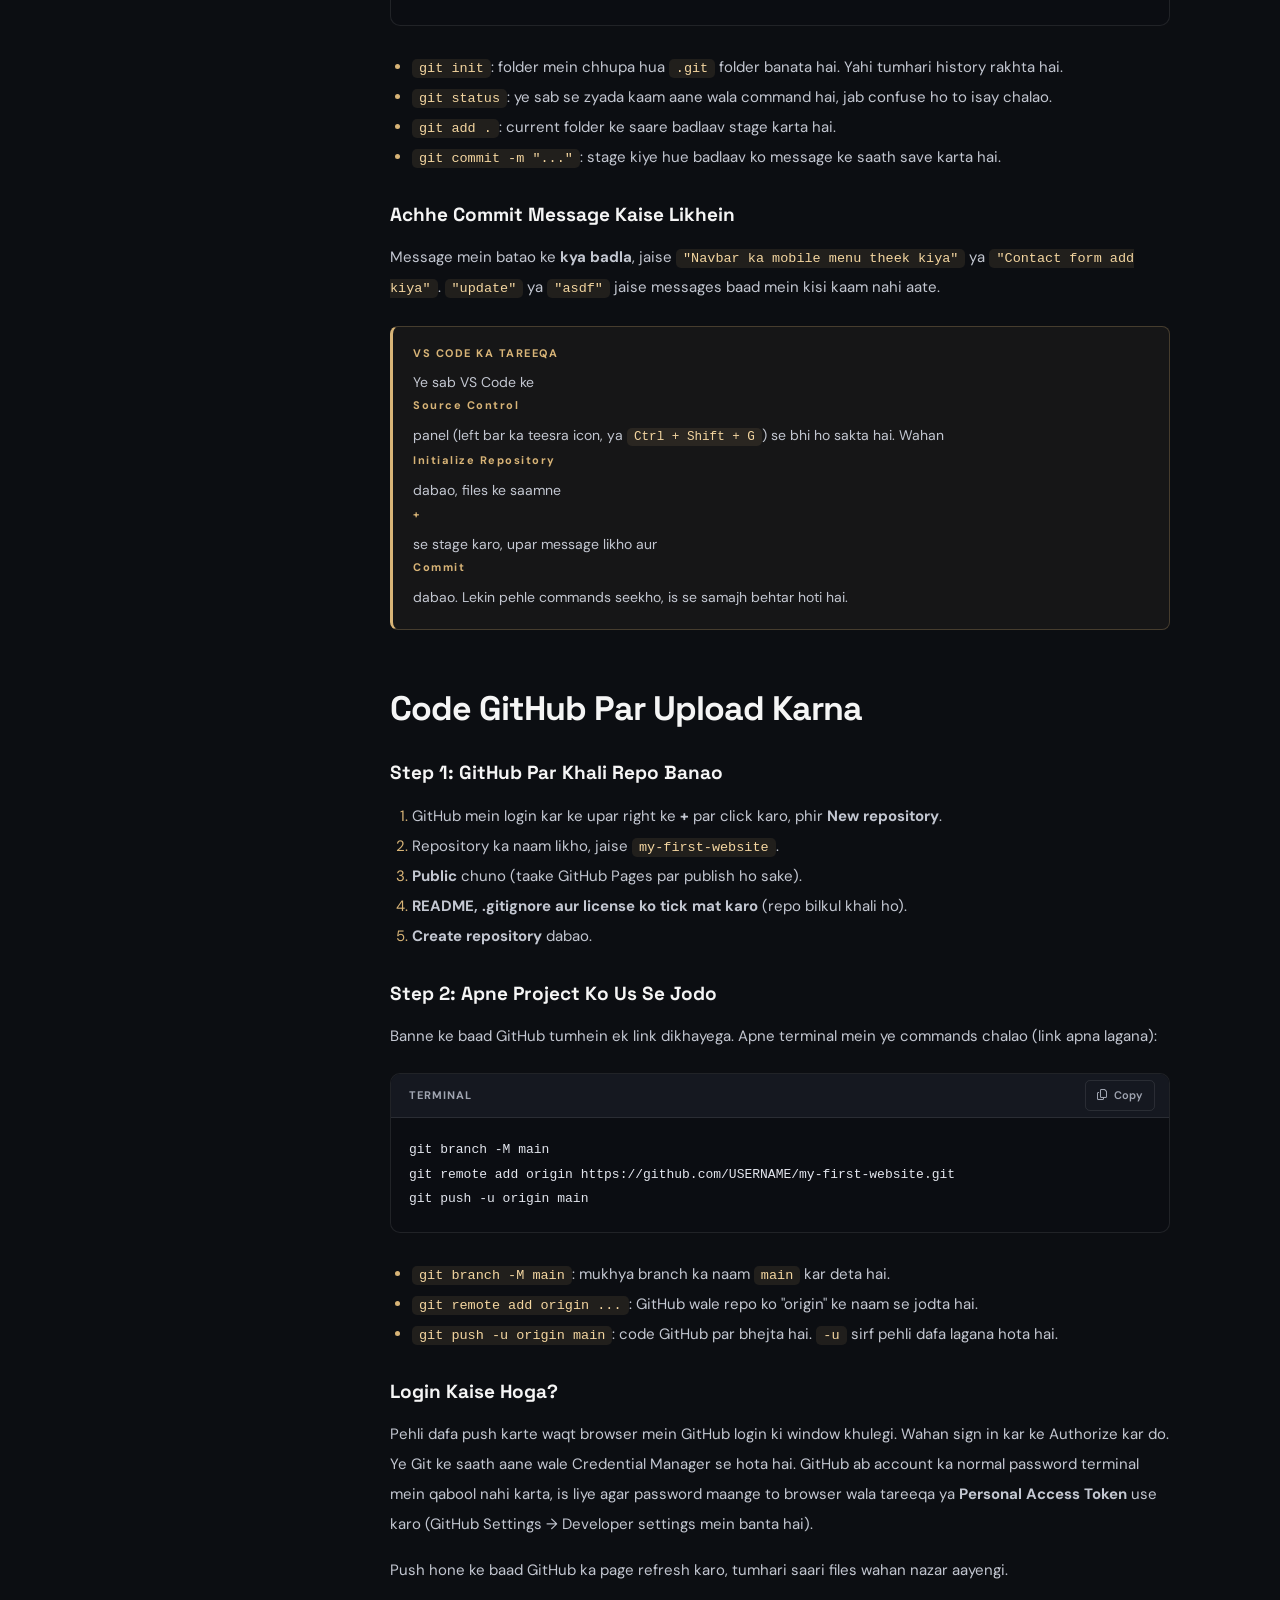
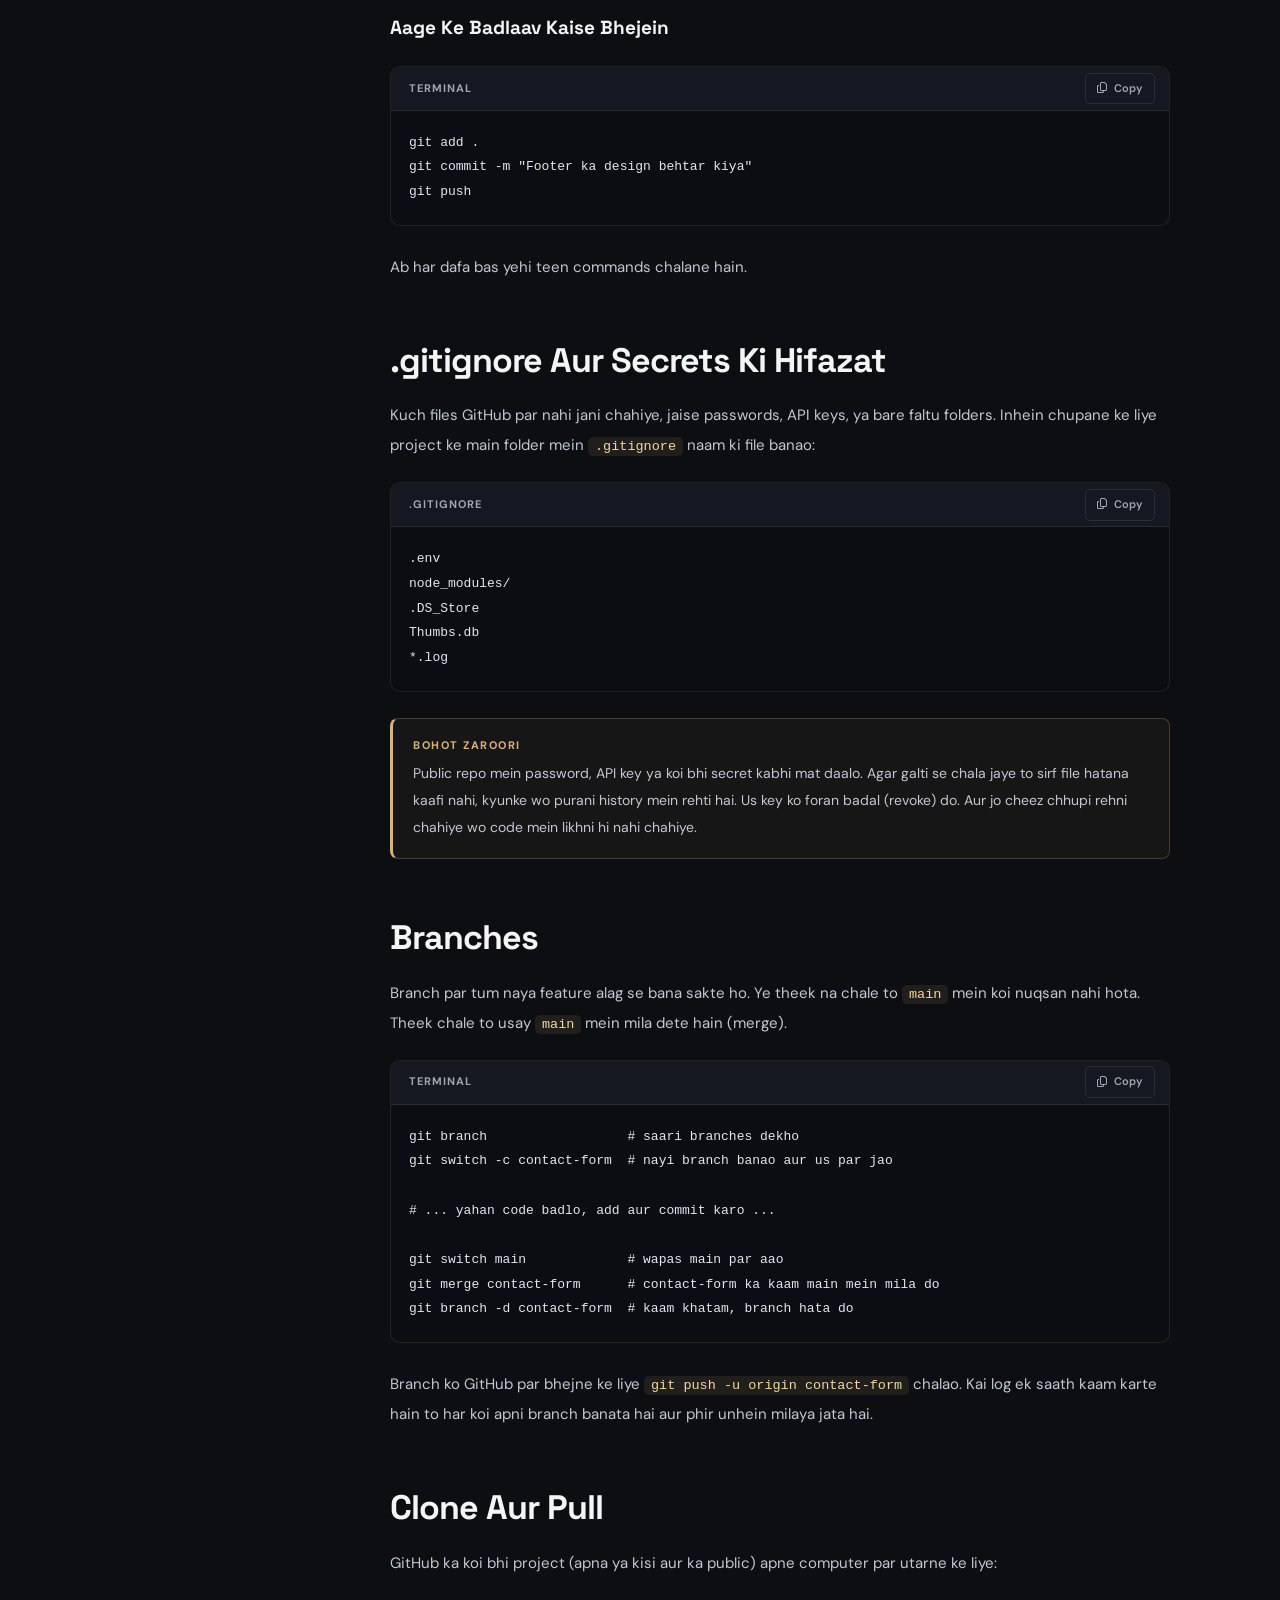
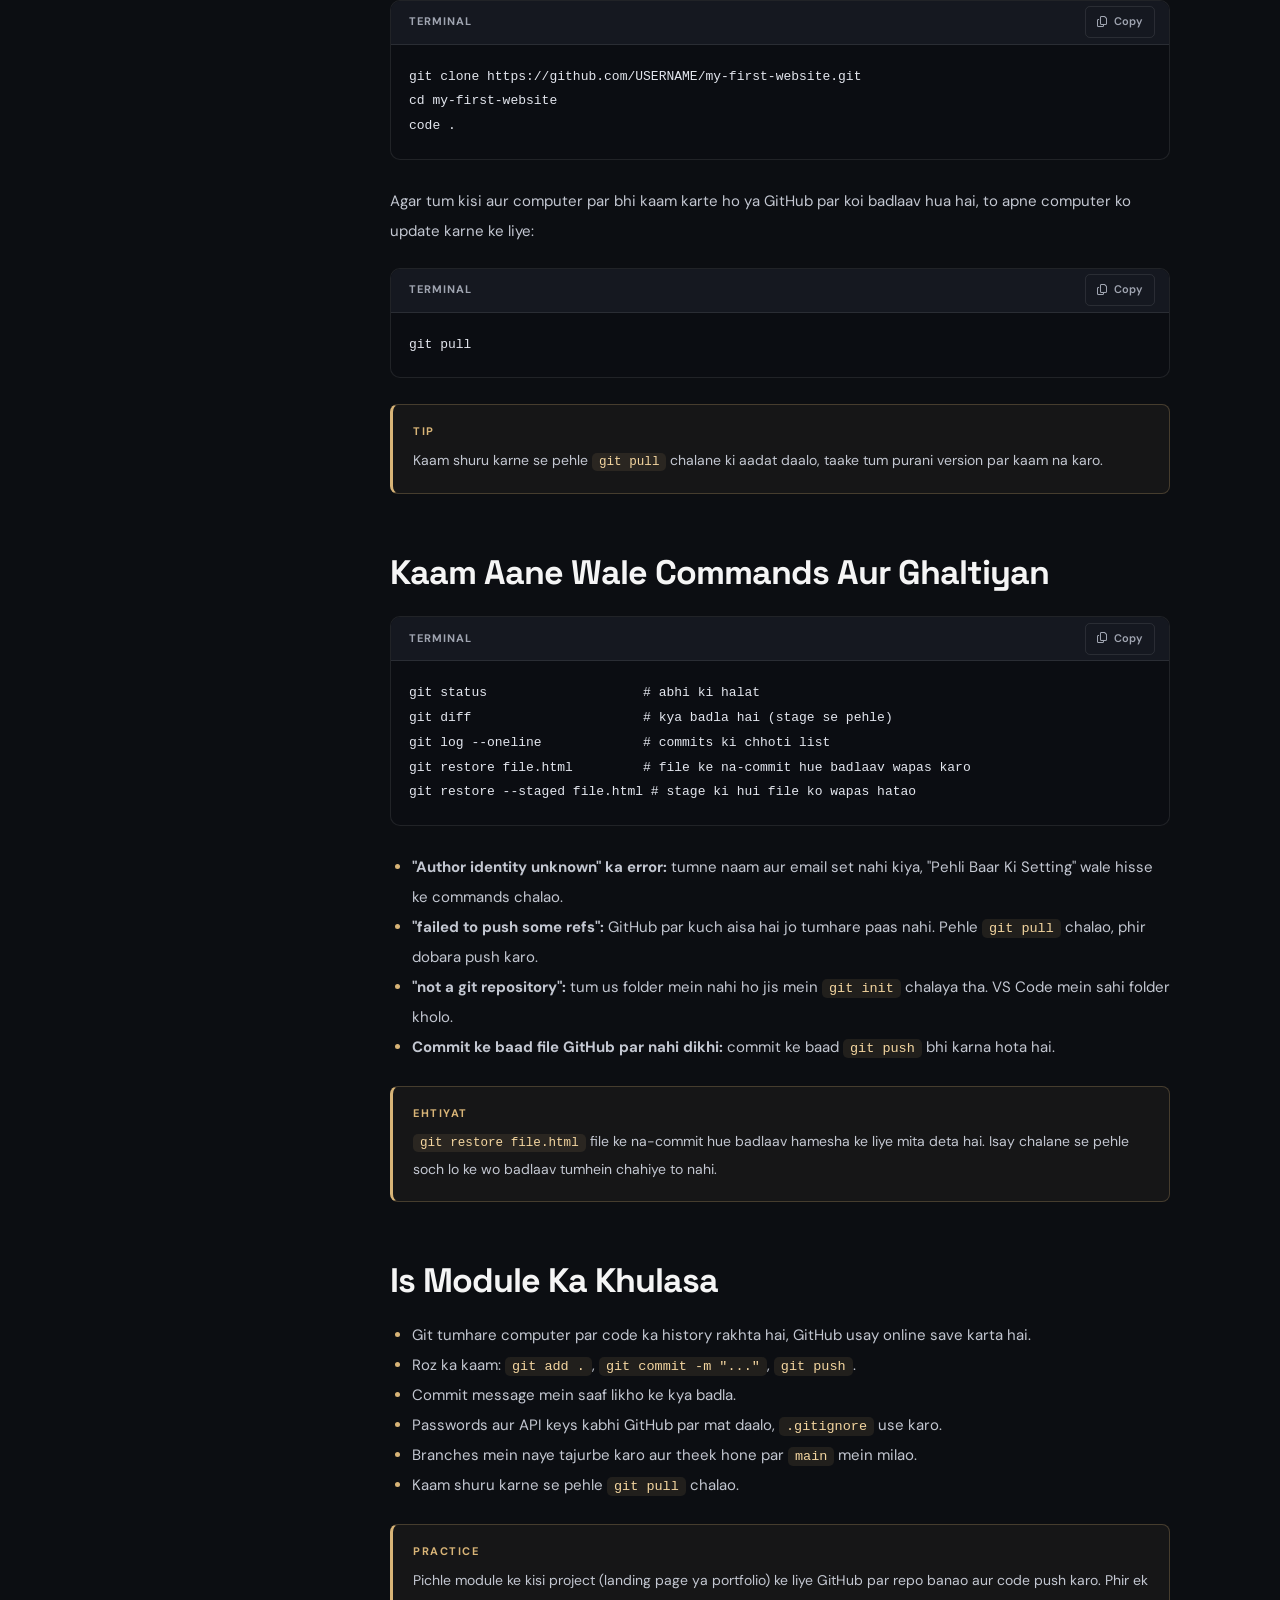
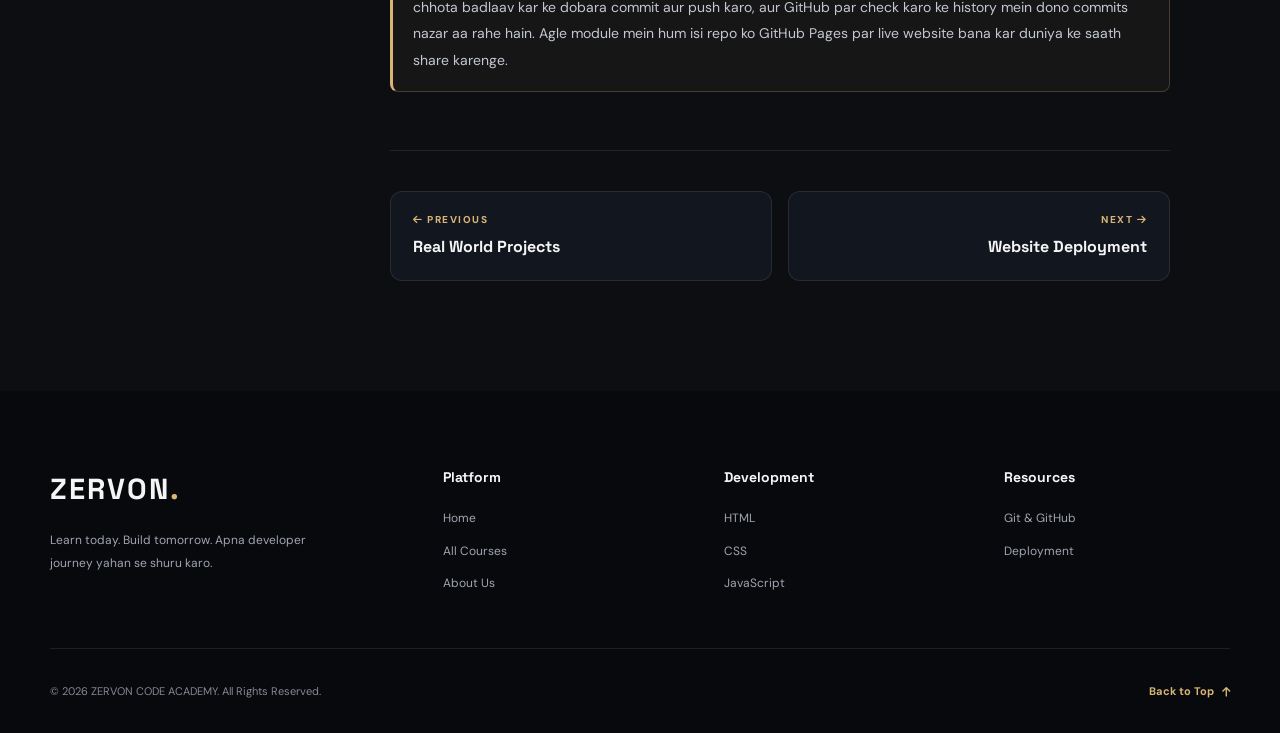
<file: github.html>
<!DOCTYPE html>
<html lang="en">

<head>
    <meta charset="UTF-8">
    <meta name="viewport" content="width=device-width, initial-scale=1.0">

    <meta name="theme-color" content="#0b0d12">

    <meta name="description"
        content="Git & GitHub - Git install karna, repository banana, commit, branch aur GitHub par code upload karna Roman Urdu mein step-by-step seekho.">

    <title>Git &amp; GitHub | ZERVON Code Academy</title>

    <!-- Google Fonts -->
    <link rel="preconnect" href="https://fonts.googleapis.com">
    <link rel="preconnect" href="https://fonts.gstatic.com" crossorigin>

    <link href="https://fonts.googleapis.com/css2?family=DM+Sans:wght@400;500;600;700;800&family=Space+Grotesk:wght@400;500;600;700&display=swap"
        rel="stylesheet">

    <!-- Font Awesome -->
    <link rel="stylesheet"
        href="https://cdnjs.cloudflare.com/ajax/libs/font-awesome/6.5.2/css/all.min.css">

    <!-- Stylesheets -->
    <link rel="stylesheet" href="style.css">
    <link rel="stylesheet" href="lesson.css">

    <!-- JavaScript (app.js must load before lesson.js) -->
    <script src="app.js" defer></script>
    <script src="lesson.js" defer></script>


</head>

<body id="top" data-course="github">

    <div class="reading-progress" id="readingProgress"></div>

    <a href="#lesson-content" class="skip-link">Skip to content</a>


    <!-- NAVIGATION -->
    <header class="navbar">

        <div class="nav-container">

            <a href="../index.html" class="logo">
                ZERVON<span>.</span>
            </a>

            <nav class="nav-links" id="navLinks">

                <a href="../index.html" class="nav-link">Home</a>

                <a href="../courses.html" class="nav-link active">Courses</a>

                <a href="../about.html" class="nav-link">About Us</a>

            </nav>

            <div class="nav-actions">

                <a href="../courses.html" class="nav-cta">
                    All Courses
                    <i class="fa-solid fa-arrow-right"></i>
                </a>

                <button
                    class="menu-toggle"
                    id="menuToggle"
                    aria-label="Open navigation menu"
                    aria-expanded="false"
                    aria-controls="navLinks"
                    type="button">

                    <span></span>
                    <span></span>
                    <span></span>

                </button>

            </div>

        </div>

    </header>


    <main>

        <!-- LESSON HERO -->
        <section class="lesson-hero">

            <div class="section-container">

                <nav class="breadcrumb" aria-label="Breadcrumb">
                    <a href="../index.html">Home</a>
                    <i class="fa-solid fa-chevron-right" aria-hidden="true"></i>
                    <a href="../courses.html">Courses</a>
                    <i class="fa-solid fa-chevron-right" aria-hidden="true"></i>
                    <span>Git &amp; GitHub</span>
                </nav>

                <span class="section-label">MODULE 07 · VERSION CONTROL</span>

                <h1>
                    Git &amp;
                    <span>GitHub.</span>
                </h1>

                <p>
                    Git install karna, repository banana, commits aur branches
                    samajhna, aur apna code GitHub par upload karna seekho.
                    Har professional developer ke liye ye buniyadi skill hai.
                </p>

                <div class="lesson-meta">
                    <span><i class="fa-regular fa-clock"></i> 4 Hours</span>
                    <span><i class="fa-solid fa-signal"></i> Beginner</span>
                    <span><i class="fa-solid fa-language"></i> Roman Urdu</span>
                </div>

            </div>

        </section>


        <!-- LESSON BODY -->
        <section class="lesson-section">

            <div class="section-container">

                <div class="lesson-layout">

                    <!-- SIDEBAR (filled by lesson.js) -->
                    <aside class="lesson-sidebar" aria-label="Course navigation">

                        <div class="sidebar-card">
                            <h2>COURSE MODULES</h2>
                            <ul class="sidebar-list" id="moduleList"></ul>
                        </div>

                        <div class="sidebar-card sidebar-toc">
                            <h2>ON THIS PAGE</h2>
                            <ul class="sidebar-list" id="tocList"></ul>
                        </div>

                    </aside>


                    <!-- LESSON CONTENT -->
                    <article class="lesson-content" id="lesson-content">

                        <section class="lesson-block" id="what-is-git">

                            <h2>Git Aur GitHub Kya Hain?</h2>

                            <p>
                                Ye dono alag cheezein hain, aur log aksar inhein
                                ek samajh lete hain.
                            </p>

                            <ul>
                                <li><strong>Git:</strong> ek tool jo tumhare computer par chalta hai. Ye tumhare code ke har badlaav ko yaad rakhta hai.</li>
                                <li><strong>GitHub:</strong> ek website jahan tum apna Git wala code online save aur share karte ho.</li>
                            </ul>

                            <div class="callout">
                                <strong>MISAAL</strong>
                                <p>
                                    Git ko game ka "save point" samjho. Kuch bigar
                                    jaye to pichle save par wapas ja sakte ho. GitHub
                                    wo cloud hai jahan ye saare save points mehfooz
                                    rehte hain, aur dusre log bhi unhein dekh sakte hain.
                                </p>
                            </div>

                            <p>
                                Git ke faide: code ki purani versions wapas mil
                                jati hain, kai log ek hi project par saath kaam kar
                                sakte hain, aur tumhara kaam online backup ho jata hai.
                                GitHub par tumhara profile hi tumhara developer portfolio hota hai.
                            </p>

                        </section>


                        <section class="lesson-block" id="install-git">

                            <h2>Git Install Karna</h2>

                            <ol>
                                <li>Browser mein <code>git-scm.com</code> kholo aur apne system ka version download karo.</li>
                                <li>Installer chalao. Zyadatar options default rehne do aur har screen par <strong>Next</strong> dabate jao.</li>
                                <li>Install hone ke baad VS Code ka terminal kholo (<code>Ctrl + `</code>).</li>
                                <li>Check karo ke Git install hua ya nahi:</li>
                            </ol>

                            <div class="code-block">

                                <div class="code-block-header">
                                    <span class="code-lang">TERMINAL</span>

                                    <button class="copy-btn" type="button">
                                        <i class="fa-regular fa-copy" aria-hidden="true"></i>
                                        <span>Copy</span>
                                    </button>
                                </div>

<pre><code>git --version</code></pre>

                            </div>

                            <p>
                                Agar <code>git version 2.xx.x</code> jaisa kuch
                                likh kar aaye to Git tayyar hai. Agar "not recognized"
                                aaye to VS Code ko band kar ke dobara kholo.
                            </p>

                        </section>


                        <section class="lesson-block" id="git-setup">

                            <h2>Pehli Baar Ki Setting</h2>

                            <p>
                                Git har badlaav ke saath ye bhi likhta hai ke wo
                                kis ne kiya. Is liye apna naam aur email ek baar
                                bata do. Ye sirf ek dafa karna hota hai.
                            </p>

                            <div class="code-block">

                                <div class="code-block-header">
                                    <span class="code-lang">TERMINAL</span>

                                    <button class="copy-btn" type="button">
                                        <i class="fa-regular fa-copy" aria-hidden="true"></i>
                                        <span>Copy</span>
                                    </button>
                                </div>

<pre><code>git config --global user.name "Tumhara Naam"
git config --global user.email "tumhari-email@example.com"
git config --global init.defaultBranch main</code></pre>

                            </div>

                            <div class="callout">
                                <strong>ZAROORI</strong>
                                <p>
                                    Yahan wohi email likho jo tum GitHub account
                                    mein use karoge (ya jo GitHub ki settings mein
                                    tumhari email hai), taake commits tumhare account
                                    se jur jayein. Ye email commits mein public bhi
                                    nazar aa sakti hai, is liye GitHub ka diya hua
                                    private "noreply" email bhi use kar sakte ho.
                                </p>
                            </div>

                        </section>


                        <section class="lesson-block" id="github-account">

                            <h2>GitHub Account Banana</h2>

                            <ol>
                                <li><code>github.com</code> kholo aur <strong>Sign up</strong> dabao.</li>
                                <li>Email, password aur username chuno.</li>
                                <li>Email verify karo.</li>
                                <li>Account security ke liye <strong>Two-factor authentication (2FA)</strong> zaroor on karo. Ye Settings &rarr; Password and authentication mein hota hai.</li>
                            </ol>

                            <div class="callout">
                                <strong>USERNAME KA INTIKHAB</strong>
                                <p>
                                    Tumhara username tumhare GitHub link aur
                                    portfolio ka hissa banega
                                    (<code>github.com/username</code>), is liye
                                    professional aur saaf naam rakho. Jaise tumhara
                                    asli naam.
                                </p>
                            </div>

                        </section>


                        <section class="lesson-block" id="core-concepts">

                            <h2>Basic Concepts</h2>

                            <ul>
                                <li><strong>Repository (repo):</strong> tumhare project ka folder jis ko Git track kar raha hai.</li>
                                <li><strong>Commit:</strong> ek save point. Har commit ke saath ek chhota message hota hai ke kya badla.</li>
                                <li><strong>Branch:</strong> code ki ek alag line jis par tum bina mukhya code bigaare naye tajurbe kar sakte ho.</li>
                                <li><strong>Remote:</strong> repo ki online copy (GitHub par).</li>
                                <li><strong>Push:</strong> apne commits GitHub par bhejna.</li>
                                <li><strong>Pull:</strong> GitHub se naye badlaav apne computer par lana.</li>
                                <li><strong>Clone:</strong> GitHub ke kisi repo ki poori copy apne computer par utarna.</li>
                            </ul>

                            <p>
                                Git ka roz ka kaam ye hai: file mein badlaav karo,
                                badlaav ko <strong>stage</strong> karo (commit ke liye
                                chuno), <strong>commit</strong> karo, aur phir
                                <strong>push</strong> karo.
                            </p>

                        </section>


                        <section class="lesson-block" id="first-repo">

                            <h2>Pehla Repository Aur Commit</h2>

                            <p>
                                VS Code mein apna project folder kholo, terminal
                                kholo aur ye commands ek ek kar ke chalao:
                            </p>

                            <div class="code-block">

                                <div class="code-block-header">
                                    <span class="code-lang">TERMINAL</span>

                                    <button class="copy-btn" type="button">
                                        <i class="fa-regular fa-copy" aria-hidden="true"></i>
                                        <span>Copy</span>
                                    </button>
                                </div>

<pre><code>git init                      # is folder ko Git repo banao
git status                    # dekho kya badla hai
git add .                     # saare badlaav stage karo
git commit -m "Pehla commit"  # save point banao
git log --oneline             # commits ki list dekho</code></pre>

                            </div>

                            <ul>
                                <li><code>git init</code>: folder mein chhupa hua <code>.git</code> folder banata hai. Yahi tumhari history rakhta hai.</li>
                                <li><code>git status</code>: ye sab se zyada kaam aane wala command hai, jab confuse ho to isay chalao.</li>
                                <li><code>git add .</code>: current folder ke saare badlaav stage karta hai.</li>
                                <li><code>git commit -m "..."</code>: stage kiye hue badlaav ko message ke saath save karta hai.</li>
                            </ul>

                            <h3>Achhe Commit Message Kaise Likhein</h3>

                            <p>
                                Message mein batao ke <strong>kya badla</strong>, jaise
                                <code>"Navbar ka mobile menu theek kiya"</code> ya
                                <code>"Contact form add kiya"</code>. <code>"update"</code>
                                ya <code>"asdf"</code> jaise messages baad mein kisi kaam
                                nahi aate.
                            </p>

                            <div class="callout">
                                <strong>VS CODE KA TAREEQA</strong>
                                <p>
                                    Ye sab VS Code ke <strong>Source Control</strong>
                                    panel (left bar ka teesra icon, ya
                                    <code>Ctrl + Shift + G</code>) se bhi ho sakta hai.
                                    Wahan <strong>Initialize Repository</strong> dabao,
                                    files ke saamne <strong>+</strong> se stage karo, upar
                                    message likho aur <strong>Commit</strong> dabao.
                                    Lekin pehle commands seekho, is se samajh behtar hoti hai.
                                </p>
                            </div>

                        </section>


                        <section class="lesson-block" id="push-to-github">

                            <h2>Code GitHub Par Upload Karna</h2>

                            <h3>Step 1: GitHub Par Khali Repo Banao</h3>

                            <ol>
                                <li>GitHub mein login kar ke upar right ke <strong>+</strong> par click karo, phir <strong>New repository</strong>.</li>
                                <li>Repository ka naam likho, jaise <code>my-first-website</code>.</li>
                                <li><strong>Public</strong> chuno (taake GitHub Pages par publish ho sake).</li>
                                <li><strong>README, .gitignore aur license ko tick mat karo</strong> (repo bilkul khali ho).</li>
                                <li><strong>Create repository</strong> dabao.</li>
                            </ol>

                            <h3>Step 2: Apne Project Ko Us Se Jodo</h3>

                            <p>
                                Banne ke baad GitHub tumhein ek link dikhayega. Apne
                                terminal mein ye commands chalao (link apna lagana):
                            </p>

                            <div class="code-block">

                                <div class="code-block-header">
                                    <span class="code-lang">TERMINAL</span>

                                    <button class="copy-btn" type="button">
                                        <i class="fa-regular fa-copy" aria-hidden="true"></i>
                                        <span>Copy</span>
                                    </button>
                                </div>

<pre><code>git branch -M main
git remote add origin https://github.com/USERNAME/my-first-website.git
git push -u origin main</code></pre>

                            </div>

                            <ul>
                                <li><code>git branch -M main</code>: mukhya branch ka naam <code>main</code> kar deta hai.</li>
                                <li><code>git remote add origin ...</code>: GitHub wale repo ko "origin" ke naam se jodta hai.</li>
                                <li><code>git push -u origin main</code>: code GitHub par bhejta hai. <code>-u</code> sirf pehli dafa lagana hota hai.</li>
                            </ul>

                            <h3>Login Kaise Hoga?</h3>

                            <p>
                                Pehli dafa push karte waqt browser mein GitHub
                                login ki window khulegi. Wahan sign in kar ke
                                Authorize kar do. Ye Git ke saath aane wale
                                Credential Manager se hota hai. GitHub ab account
                                ka normal password terminal mein qabool nahi karta,
                                is liye agar password maange to browser wala tareeqa
                                ya <strong>Personal Access Token</strong> use karo
                                (GitHub Settings &rarr; Developer settings mein banta hai).
                            </p>

                            <p>
                                Push hone ke baad GitHub ka page refresh karo,
                                tumhari saari files wahan nazar aayengi.
                            </p>

                            <h3>Aage Ke Badlaav Kaise Bhejein</h3>

                            <div class="code-block">

                                <div class="code-block-header">
                                    <span class="code-lang">TERMINAL</span>

                                    <button class="copy-btn" type="button">
                                        <i class="fa-regular fa-copy" aria-hidden="true"></i>
                                        <span>Copy</span>
                                    </button>
                                </div>

<pre><code>git add .
git commit -m "Footer ka design behtar kiya"
git push</code></pre>

                            </div>

                            <p>
                                Ab har dafa bas yehi teen commands chalane hain.
                            </p>

                        </section>


                        <section class="lesson-block" id="gitignore">

                            <h2>.gitignore Aur Secrets Ki Hifazat</h2>

                            <p>
                                Kuch files GitHub par nahi jani chahiye, jaise
                                passwords, API keys, ya bare faltu folders. Inhein
                                chupane ke liye project ke main folder mein
                                <code>.gitignore</code> naam ki file banao:
                            </p>

                            <div class="code-block">

                                <div class="code-block-header">
                                    <span class="code-lang">.GITIGNORE</span>

                                    <button class="copy-btn" type="button">
                                        <i class="fa-regular fa-copy" aria-hidden="true"></i>
                                        <span>Copy</span>
                                    </button>
                                </div>

<pre><code>.env
node_modules/
.DS_Store
Thumbs.db
*.log</code></pre>

                            </div>

                            <div class="callout">
                                <strong>BOHOT ZAROORI</strong>
                                <p>
                                    Public repo mein password, API key ya koi
                                    bhi secret kabhi mat daalo. Agar galti se chala
                                    jaye to sirf file hatana kaafi nahi, kyunke wo
                                    purani history mein rehti hai. Us key ko
                                    foran badal (revoke) do. Aur jo cheez chhupi
                                    rehni chahiye wo code mein likhni hi nahi chahiye.
                                </p>
                            </div>

                        </section>


                        <section class="lesson-block" id="branches">

                            <h2>Branches</h2>

                            <p>
                                Branch par tum naya feature alag se bana sakte ho.
                                Ye theek na chale to <code>main</code> mein koi
                                nuqsan nahi hota. Theek chale to usay
                                <code>main</code> mein mila dete hain (merge).
                            </p>

                            <div class="code-block">

                                <div class="code-block-header">
                                    <span class="code-lang">TERMINAL</span>

                                    <button class="copy-btn" type="button">
                                        <i class="fa-regular fa-copy" aria-hidden="true"></i>
                                        <span>Copy</span>
                                    </button>
                                </div>

<pre><code>git branch                  # saari branches dekho
git switch -c contact-form  # nayi branch banao aur us par jao

# ... yahan code badlo, add aur commit karo ...

git switch main             # wapas main par aao
git merge contact-form      # contact-form ka kaam main mein mila do
git branch -d contact-form  # kaam khatam, branch hata do</code></pre>

                            </div>

                            <p>
                                Branch ko GitHub par bhejne ke liye
                                <code>git push -u origin contact-form</code> chalao.
                                Kai log ek saath kaam karte hain to har koi apni
                                branch banata hai aur phir unhein milaya jata hai.
                            </p>

                        </section>


                        <section class="lesson-block" id="clone-pull">

                            <h2>Clone Aur Pull</h2>

                            <p>
                                GitHub ka koi bhi project (apna ya kisi aur ka
                                public) apne computer par utarne ke liye:
                            </p>

                            <div class="code-block">

                                <div class="code-block-header">
                                    <span class="code-lang">TERMINAL</span>

                                    <button class="copy-btn" type="button">
                                        <i class="fa-regular fa-copy" aria-hidden="true"></i>
                                        <span>Copy</span>
                                    </button>
                                </div>

<pre><code>git clone https://github.com/USERNAME/my-first-website.git
cd my-first-website
code .</code></pre>

                            </div>

                            <p>
                                Agar tum kisi aur computer par bhi kaam karte ho
                                ya GitHub par koi badlaav hua hai, to apne
                                computer ko update karne ke liye:
                            </p>

                            <div class="code-block">

                                <div class="code-block-header">
                                    <span class="code-lang">TERMINAL</span>

                                    <button class="copy-btn" type="button">
                                        <i class="fa-regular fa-copy" aria-hidden="true"></i>
                                        <span>Copy</span>
                                    </button>
                                </div>

<pre><code>git pull</code></pre>

                            </div>

                            <div class="callout">
                                <strong>TIP</strong>
                                <p>
                                    Kaam shuru karne se pehle <code>git pull</code>
                                    chalane ki aadat daalo, taake tum purani
                                    version par kaam na karo.
                                </p>
                            </div>

                        </section>


                        <section class="lesson-block" id="useful-commands">

                            <h2>Kaam Aane Wale Commands Aur Ghaltiyan</h2>

                            <div class="code-block">

                                <div class="code-block-header">
                                    <span class="code-lang">TERMINAL</span>

                                    <button class="copy-btn" type="button">
                                        <i class="fa-regular fa-copy" aria-hidden="true"></i>
                                        <span>Copy</span>
                                    </button>
                                </div>

<pre><code>git status                    # abhi ki halat
git diff                      # kya badla hai (stage se pehle)
git log --oneline             # commits ki chhoti list
git restore file.html         # file ke na-commit hue badlaav wapas karo
git restore --staged file.html # stage ki hui file ko wapas hatao</code></pre>

                            </div>

                            <ul>
                                <li>
                                    <strong>"Author identity unknown" ka error:</strong>
                                    tumne naam aur email set nahi kiya, "Pehli Baar Ki
                                    Setting" wale hisse ke commands chalao.
                                </li>
                                <li>
                                    <strong>"failed to push some refs":</strong> GitHub par
                                    kuch aisa hai jo tumhare paas nahi. Pehle
                                    <code>git pull</code> chalao, phir dobara push karo.
                                </li>
                                <li>
                                    <strong>"not a git repository":</strong> tum us folder mein
                                    nahi ho jis mein <code>git init</code> chalaya tha.
                                    VS Code mein sahi folder kholo.
                                </li>
                                <li>
                                    <strong>Commit ke baad file GitHub par nahi dikhi:</strong>
                                    commit ke baad <code>git push</code> bhi karna hota hai.
                                </li>
                            </ul>

                            <div class="callout">
                                <strong>EHTIYAT</strong>
                                <p>
                                    <code>git restore file.html</code> file ke
                                    na-commit hue badlaav hamesha ke liye mita deta
                                    hai. Isay chalane se pehle soch lo ke wo badlaav
                                    tumhein chahiye to nahi.
                                </p>
                            </div>

                        </section>


                        <section class="lesson-block" id="summary">

                            <h2>Is Module Ka Khulasa</h2>

                            <ul>
                                <li>Git tumhare computer par code ka history rakhta hai, GitHub usay online save karta hai.</li>
                                <li>Roz ka kaam: <code>git add .</code>, <code>git commit -m "..."</code>, <code>git push</code>.</li>
                                <li>Commit message mein saaf likho ke kya badla.</li>
                                <li>Passwords aur API keys kabhi GitHub par mat daalo, <code>.gitignore</code> use karo.</li>
                                <li>Branches mein naye tajurbe karo aur theek hone par <code>main</code> mein milao.</li>
                                <li>Kaam shuru karne se pehle <code>git pull</code> chalao.</li>
                            </ul>

                            <div class="callout">
                                <strong>PRACTICE</strong>
                                <p>
                                    Pichle module ke kisi project (landing page ya
                                    portfolio) ke liye GitHub par repo banao aur code
                                    push karo. Phir ek chhota badlaav kar ke dobara
                                    commit aur push karo, aur GitHub par check karo ke
                                    history mein dono commits nazar aa rahe hain. Agle
                                    module mein hum isi repo ko GitHub Pages par live
                                    website bana kar duniya ke saath share karenge.
                                </p>
                            </div>

                        </section>


                        <!-- PREVIOUS / NEXT (filled by lesson.js) -->
                        <nav class="lesson-nav" id="lessonNav" aria-label="Lesson navigation"></nav>

                    </article>

                </div>

            </div>

        </section>

    </main>


    <!-- FOOTER -->
    <footer class="footer">

        <div class="section-container">

            <div class="footer-main">

                <div class="footer-brand">

                    <a href="../index.html" class="logo">
                        ZERVON<span>.</span>
                    </a>

                    <p>
                        Learn today. Build tomorrow.
                        Apna developer journey yahan se shuru karo.
                    </p>

                </div>


                <div class="footer-column">

                    <h3>Platform</h3>

                    <a href="../index.html">Home</a>

                    <a href="../courses.html">All Courses</a>

                    <a href="../about.html">About Us</a>

                </div>


                <div class="footer-column">

                    <h3>Development</h3>

                    <a href="html.html">HTML</a>

                    <a href="css.html">CSS</a>

                    <a href="javascript.html">JavaScript</a>

                </div>


                <div class="footer-column">

                    <h3>Resources</h3>

                    <a href="github.html">Git &amp; GitHub</a>

                    <a href="deployment.html">Deployment</a>

                </div>

            </div>


            <div class="footer-bottom">

                <p>
                    © 2026 ZERVON CODE ACADEMY.
                    All Rights Reserved.
                </p>

                <a href="#top" class="back-to-top">
                    Back to Top
                    <i class="fa-solid fa-arrow-up"></i>
                </a>

            </div>

        </div>

    </footer>

</body>

</html>
</file>
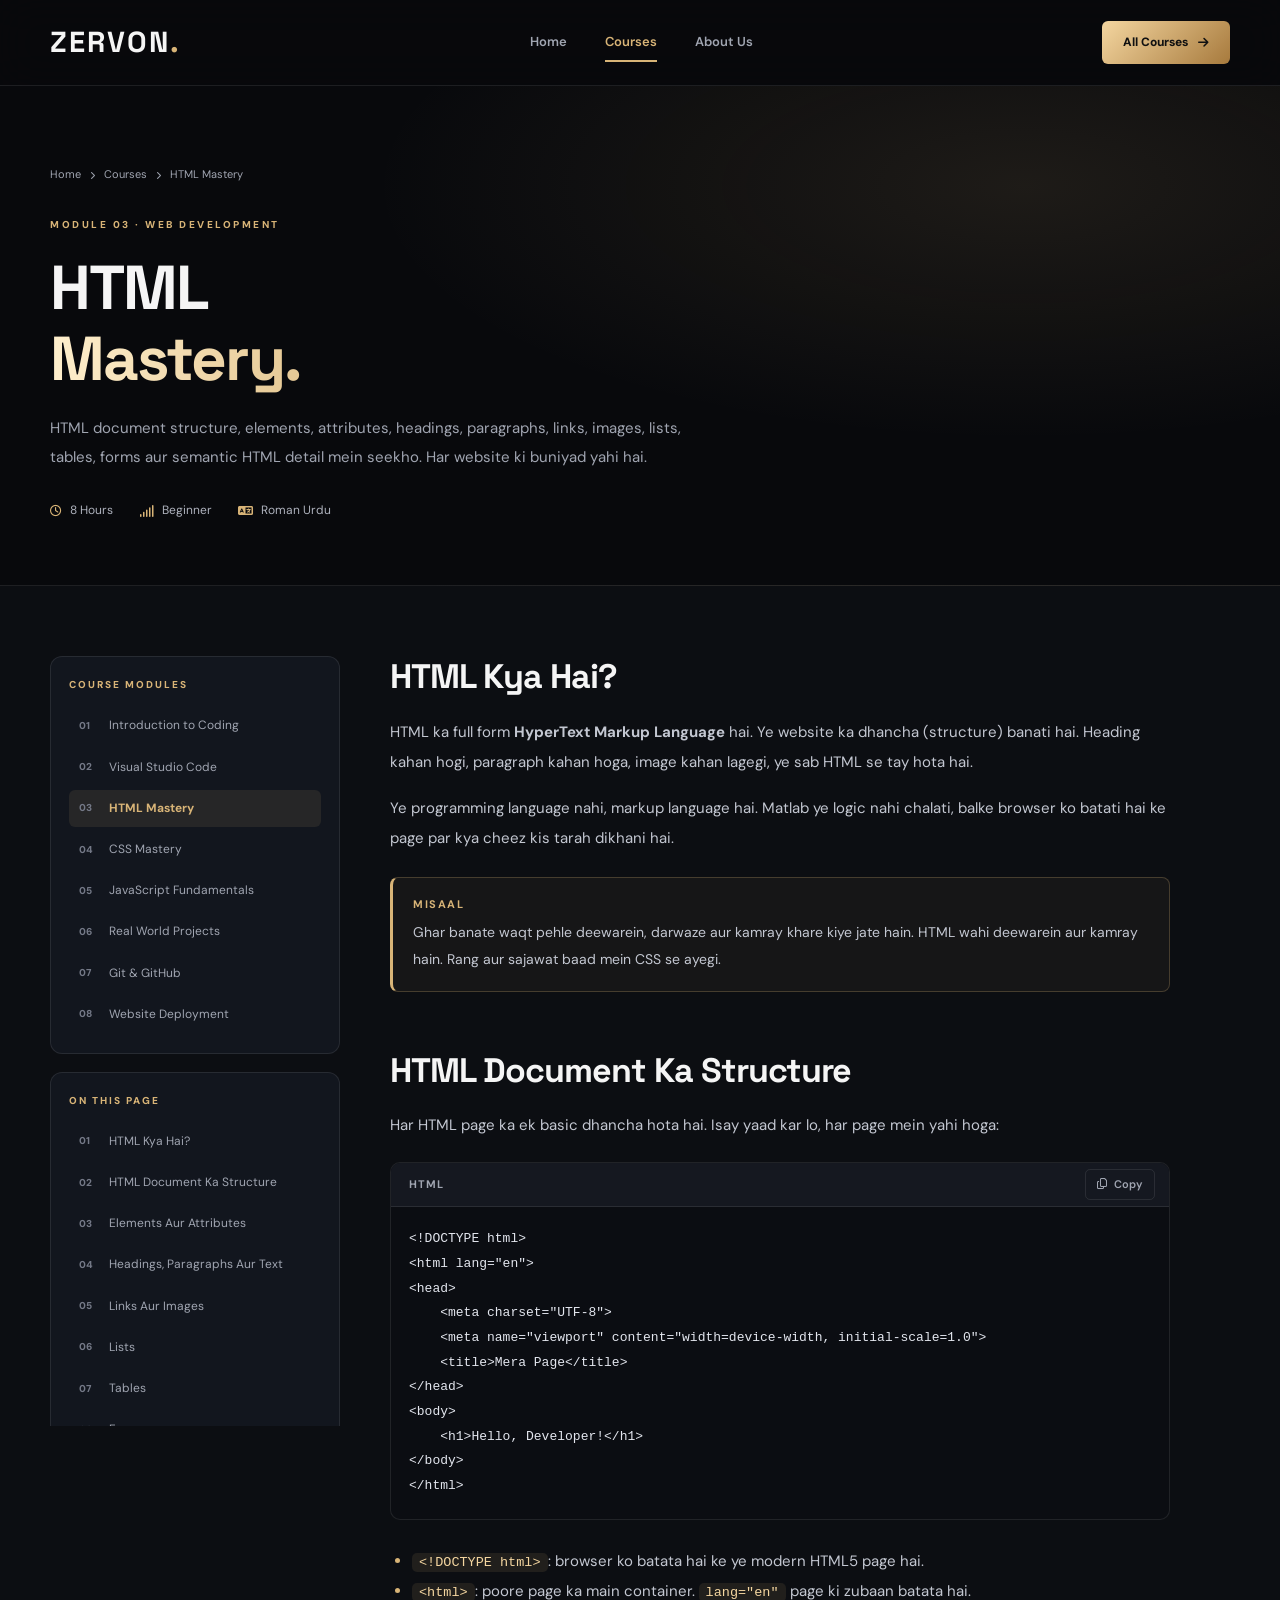
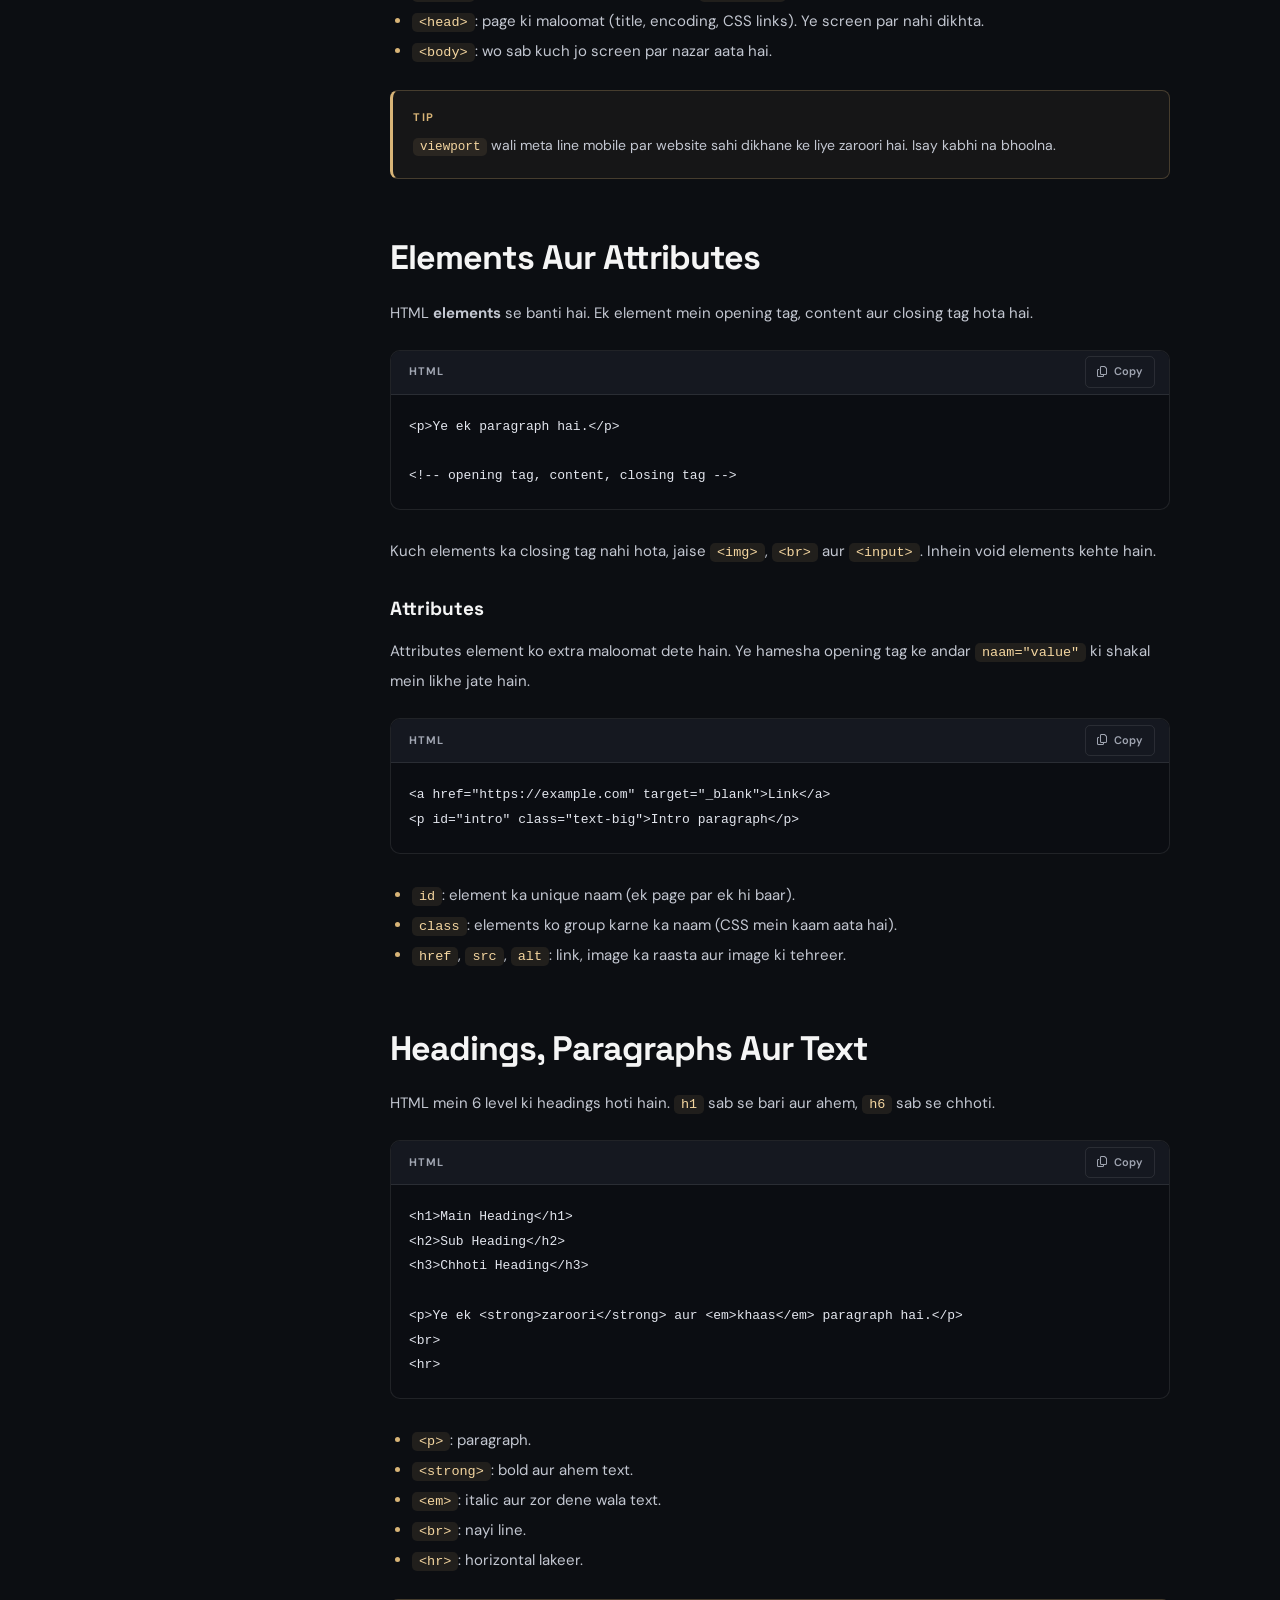
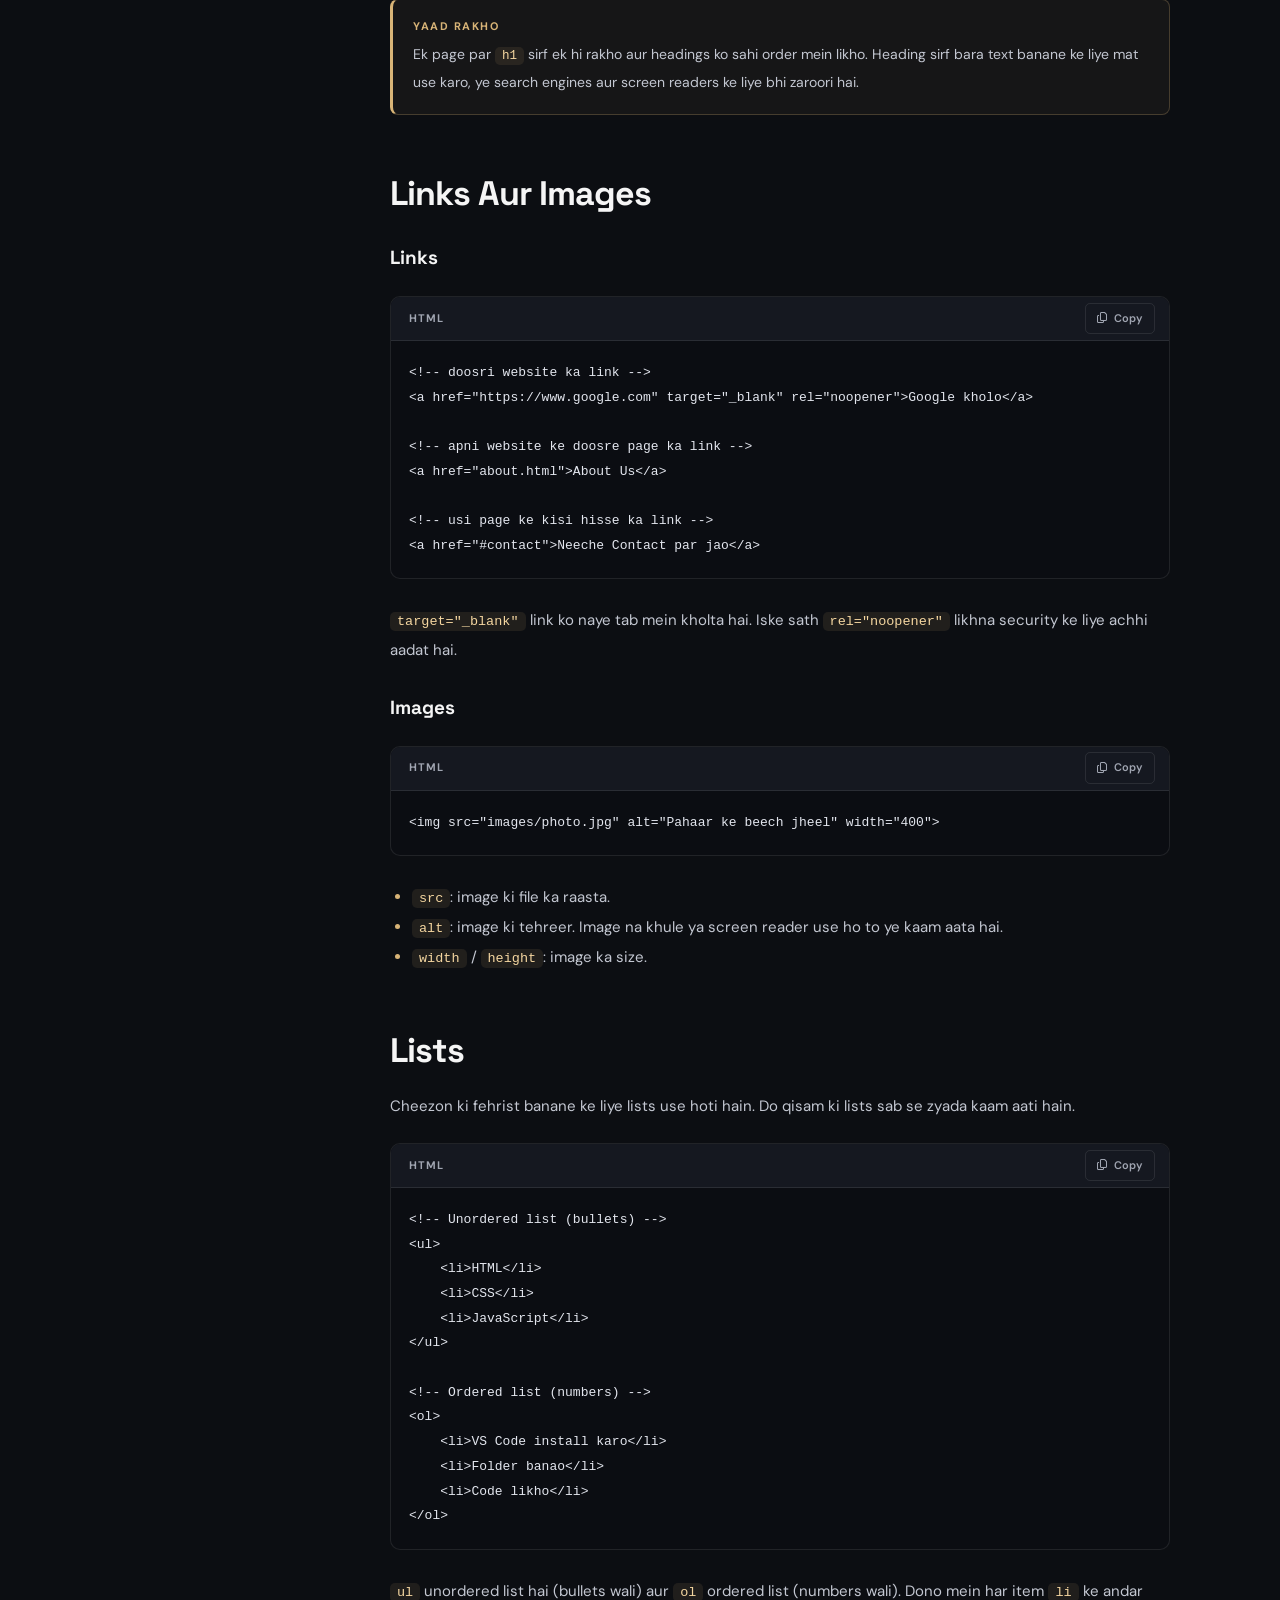
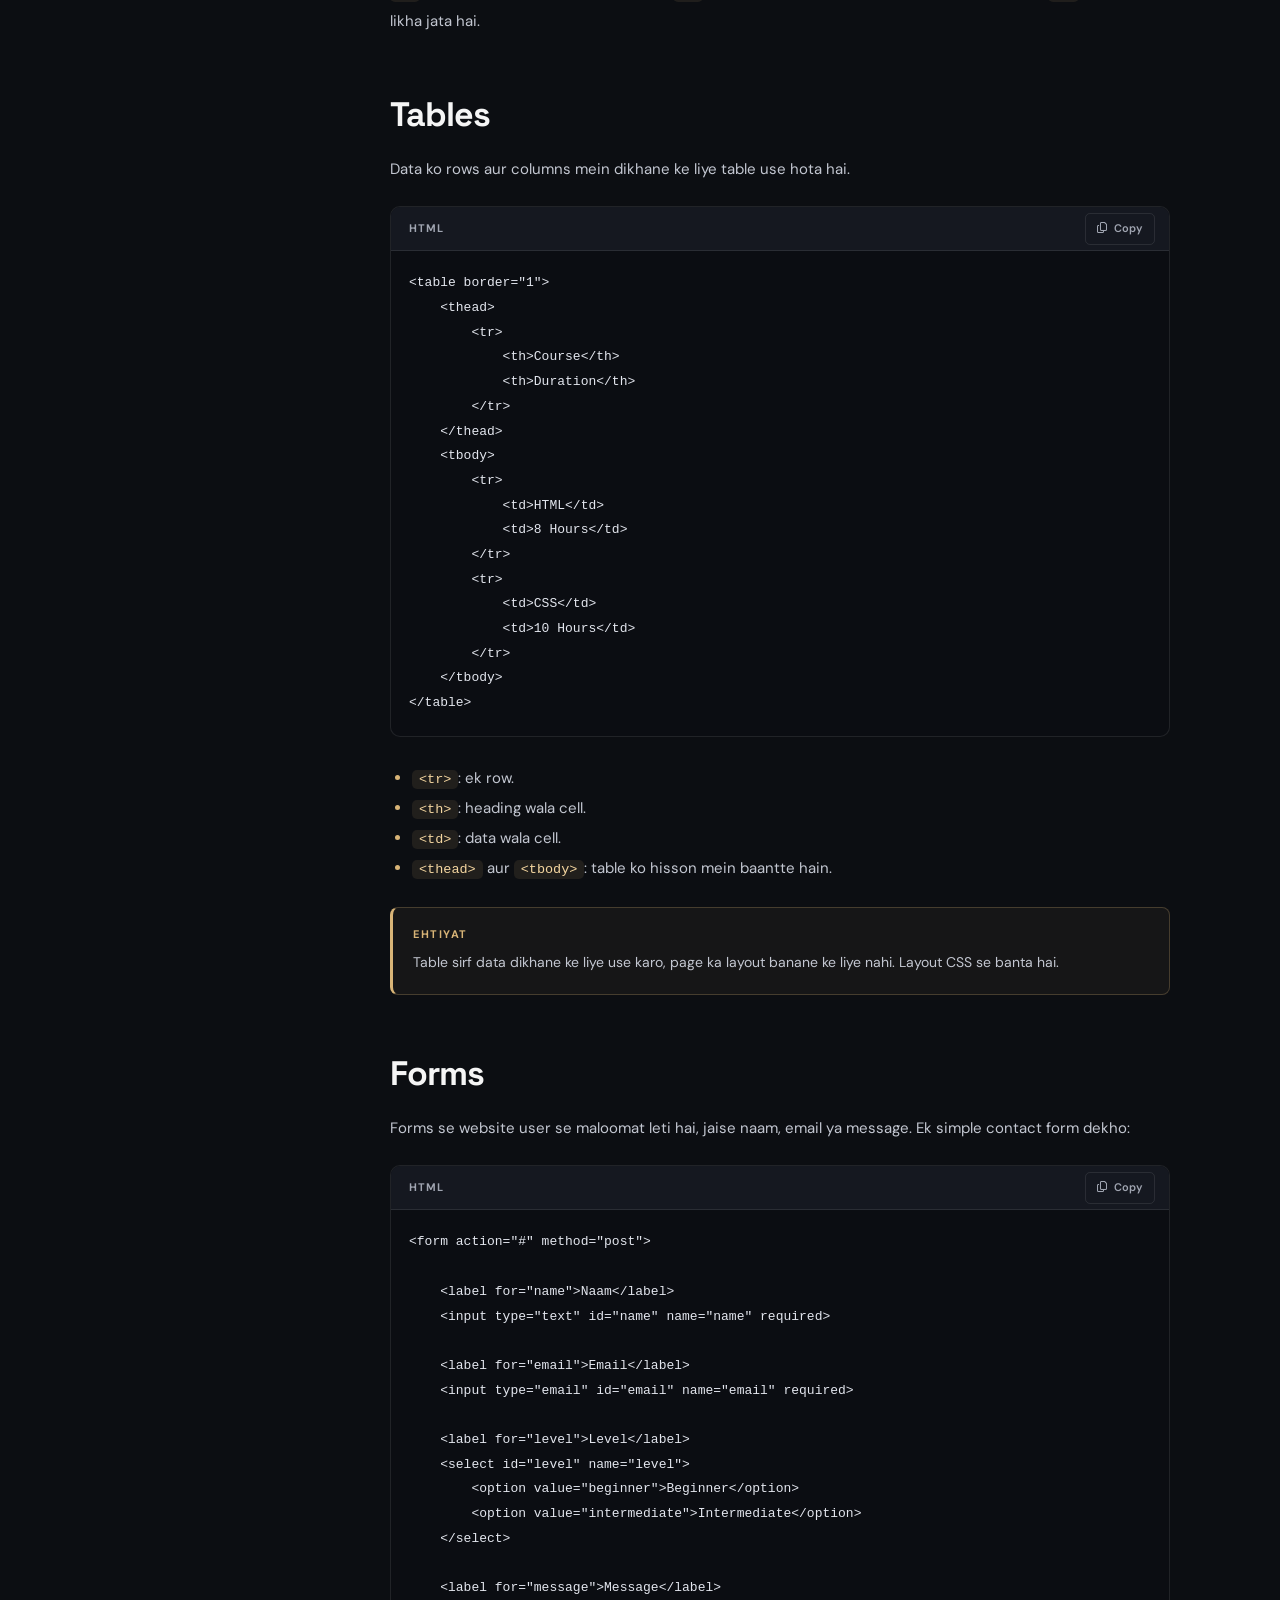
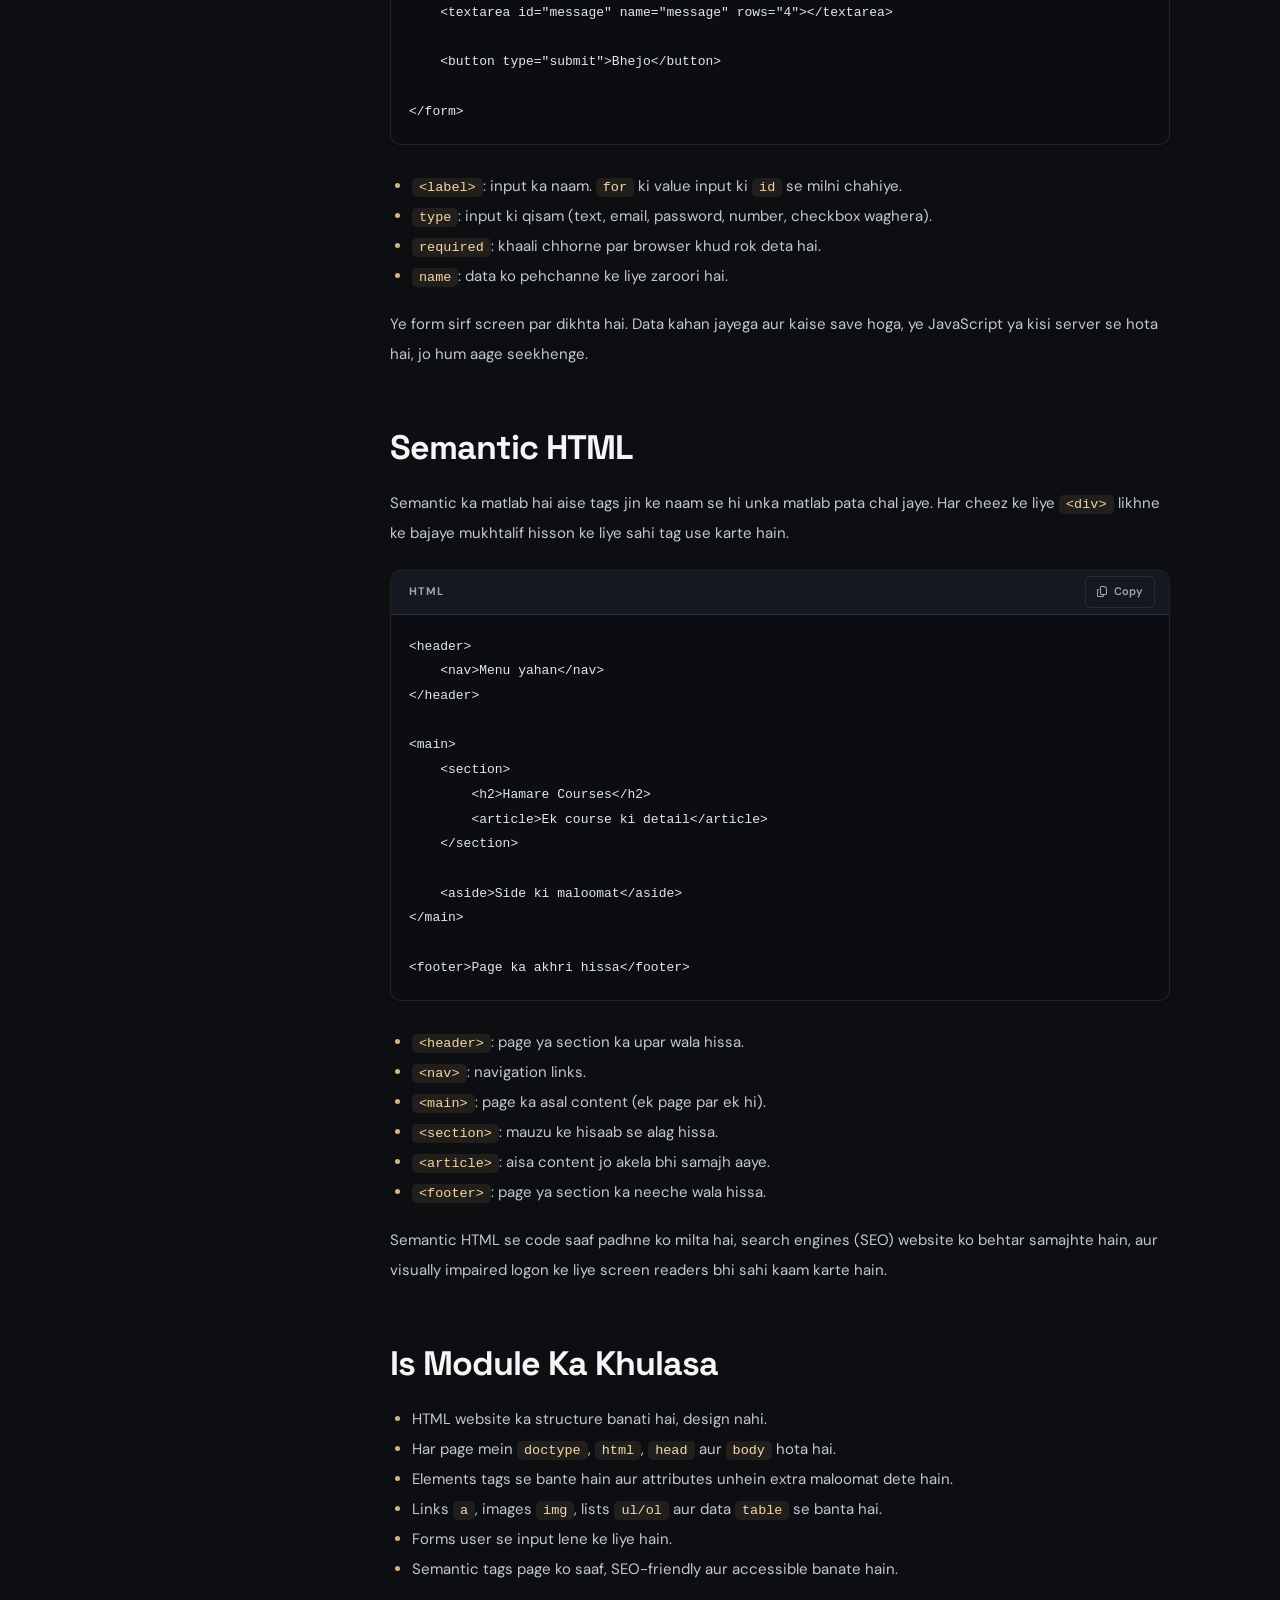
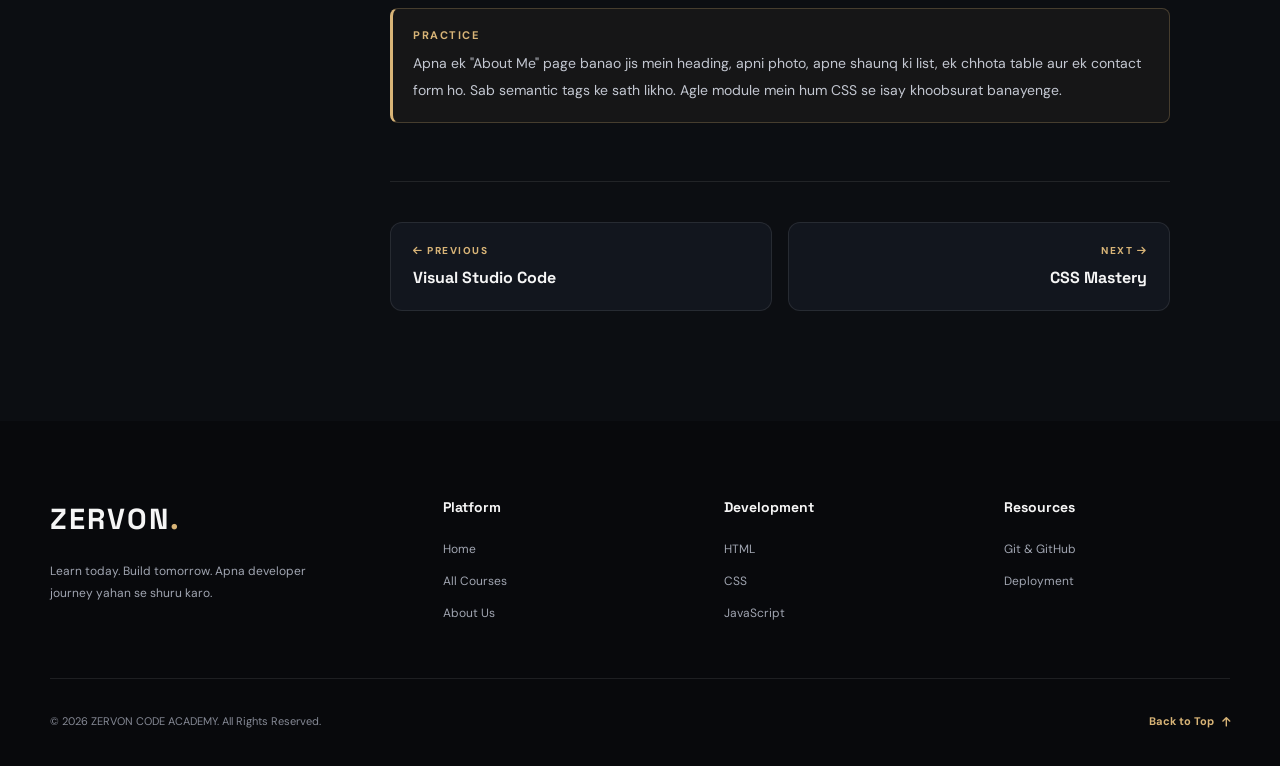
<file: html.html>
<!DOCTYPE html>
<html lang="en">

<head>
    <meta charset="UTF-8">
    <meta name="viewport" content="width=device-width, initial-scale=1.0">

    <meta name="theme-color" content="#0b0d12">

    <meta name="description"
        content="HTML Mastery - HTML document structure, elements, links, images, lists, tables, forms aur semantic HTML Roman Urdu mein detail se seekho.">

    <title>HTML Mastery | ZERVON Code Academy</title>

    <!-- Google Fonts -->
    <link rel="preconnect" href="https://fonts.googleapis.com">
    <link rel="preconnect" href="https://fonts.gstatic.com" crossorigin>

    <link href="https://fonts.googleapis.com/css2?family=DM+Sans:wght@400;500;600;700;800&family=Space+Grotesk:wght@400;500;600;700&display=swap"
        rel="stylesheet">

    <!-- Font Awesome -->
    <link rel="stylesheet"
        href="https://cdnjs.cloudflare.com/ajax/libs/font-awesome/6.5.2/css/all.min.css">

    <!-- Stylesheets -->
    <link rel="stylesheet" href="style.css">
    <link rel="stylesheet" href="lesson.css">

    <!-- JavaScript (app.js must load before lesson.js) -->
    <script src="app.js" defer></script>
    <script src="lesson.js" defer></script>

</head>

<body id="top" data-course="html">

    <div class="reading-progress" id="readingProgress"></div>

    <a href="#lesson-content" class="skip-link">Skip to content</a>


    <!-- NAVIGATION -->
    <header class="navbar">

        <div class="nav-container">

            <a href="../index.html" class="logo">
                ZERVON<span>.</span>
            </a>

            <nav class="nav-links" id="navLinks">

                <a href="../index.html" class="nav-link">Home</a>

                <a href="../courses.html" class="nav-link active">Courses</a>

                <a href="../about.html" class="nav-link">About Us</a>

            </nav>

            <div class="nav-actions">

                <a href="../courses.html" class="nav-cta">
                    All Courses
                    <i class="fa-solid fa-arrow-right"></i>
                </a>

                <button
                    class="menu-toggle"
                    id="menuToggle"
                    aria-label="Open navigation menu"
                    aria-expanded="false"
                    aria-controls="navLinks"
                    type="button">

                    <span></span>
                    <span></span>
                    <span></span>

                </button>

            </div>

        </div>

    </header>


    <main>

        <!-- LESSON HERO -->
        <section class="lesson-hero">

            <div class="section-container">

                <nav class="breadcrumb" aria-label="Breadcrumb">
                    <a href="../index.html">Home</a>
                    <i class="fa-solid fa-chevron-right" aria-hidden="true"></i>
                    <a href="../courses.html">Courses</a>
                    <i class="fa-solid fa-chevron-right" aria-hidden="true"></i>
                    <span>HTML Mastery</span>
                </nav>

                <span class="section-label">MODULE 03 · WEB DEVELOPMENT</span>

                <h1>
                    HTML
                    <span>Mastery.</span>
                </h1>

                <p>
                    HTML document structure, elements, attributes, headings,
                    paragraphs, links, images, lists, tables, forms aur semantic
                    HTML detail mein seekho. Har website ki buniyad yahi hai.
                </p>

                <div class="lesson-meta">
                    <span><i class="fa-regular fa-clock"></i> 8 Hours</span>
                    <span><i class="fa-solid fa-signal"></i> Beginner</span>
                    <span><i class="fa-solid fa-language"></i> Roman Urdu</span>
                </div>

            </div>

        </section>


        <!-- LESSON BODY -->
        <section class="lesson-section">

            <div class="section-container">

                <div class="lesson-layout">

                    <!-- SIDEBAR (filled by lesson.js) -->
                    <aside class="lesson-sidebar" aria-label="Course navigation">

                        <div class="sidebar-card">
                            <h2>COURSE MODULES</h2>
                            <ul class="sidebar-list" id="moduleList"></ul>
                        </div>

                        <div class="sidebar-card sidebar-toc">
                            <h2>ON THIS PAGE</h2>
                            <ul class="sidebar-list" id="tocList"></ul>
                        </div>

                    </aside>


                    <!-- LESSON CONTENT -->
                    <article class="lesson-content" id="lesson-content">

                        <section class="lesson-block" id="what-is-html">

                            <h2>HTML Kya Hai?</h2>

                            <p>
                                HTML ka full form <strong>HyperText Markup Language</strong>
                                hai. Ye website ka dhancha (structure) banati hai.
                                Heading kahan hogi, paragraph kahan hoga, image
                                kahan lagegi, ye sab HTML se tay hota hai.
                            </p>

                            <p>
                                Ye programming language nahi, markup language hai.
                                Matlab ye logic nahi chalati, balke browser ko batati
                                hai ke page par kya cheez kis tarah dikhani hai.
                            </p>

                            <div class="callout">
                                <strong>MISAAL</strong>
                                <p>
                                    Ghar banate waqt pehle deewarein, darwaze aur
                                    kamray khare kiye jate hain. HTML wahi deewarein
                                    aur kamray hain. Rang aur sajawat baad mein CSS
                                    se ayegi.
                                </p>
                            </div>

                        </section>


                        <section class="lesson-block" id="document-structure">

                            <h2>HTML Document Ka Structure</h2>

                            <p>
                                Har HTML page ka ek basic dhancha hota hai. Isay
                                yaad kar lo, har page mein yahi hoga:
                            </p>

                            <div class="code-block">

                                <div class="code-block-header">
                                    <span class="code-lang">HTML</span>

                                    <button class="copy-btn" type="button">
                                        <i class="fa-regular fa-copy" aria-hidden="true"></i>
                                        <span>Copy</span>
                                    </button>
                                </div>

<pre><code>&lt;!DOCTYPE html&gt;
&lt;html lang="en"&gt;
&lt;head&gt;
    &lt;meta charset="UTF-8"&gt;
    &lt;meta name="viewport" content="width=device-width, initial-scale=1.0"&gt;
    &lt;title&gt;Mera Page&lt;/title&gt;
&lt;/head&gt;
&lt;body&gt;
    &lt;h1&gt;Hello, Developer!&lt;/h1&gt;
&lt;/body&gt;
&lt;/html&gt;</code></pre>

                            </div>

                            <ul>
                                <li><code>&lt;!DOCTYPE html&gt;</code>: browser ko batata hai ke ye modern HTML5 page hai.</li>
                                <li><code>&lt;html&gt;</code>: poore page ka main container. <code>lang="en"</code> page ki zubaan batata hai.</li>
                                <li><code>&lt;head&gt;</code>: page ki maloomat (title, encoding, CSS links). Ye screen par nahi dikhta.</li>
                                <li><code>&lt;body&gt;</code>: wo sab kuch jo screen par nazar aata hai.</li>
                            </ul>

                            <div class="callout">
                                <strong>TIP</strong>
                                <p>
                                    <code>viewport</code> wali meta line mobile par website
                                    sahi dikhane ke liye zaroori hai. Isay kabhi na bhoolna.
                                </p>
                            </div>

                        </section>


                        <section class="lesson-block" id="elements-attributes">

                            <h2>Elements Aur Attributes</h2>

                            <p>
                                HTML <strong>elements</strong> se banti hai. Ek element
                                mein opening tag, content aur closing tag hota hai.
                            </p>

                            <div class="code-block">

                                <div class="code-block-header">
                                    <span class="code-lang">HTML</span>

                                    <button class="copy-btn" type="button">
                                        <i class="fa-regular fa-copy" aria-hidden="true"></i>
                                        <span>Copy</span>
                                    </button>
                                </div>

<pre><code>&lt;p&gt;Ye ek paragraph hai.&lt;/p&gt;

&lt;!-- opening tag, content, closing tag --&gt;</code></pre>

                            </div>

                            <p>
                                Kuch elements ka closing tag nahi hota, jaise
                                <code>&lt;img&gt;</code>, <code>&lt;br&gt;</code>
                                aur <code>&lt;input&gt;</code>. Inhein void elements kehte hain.
                            </p>

                            <h3>Attributes</h3>

                            <p>
                                Attributes element ko extra maloomat dete hain. Ye
                                hamesha opening tag ke andar <code>naam="value"</code>
                                ki shakal mein likhe jate hain.
                            </p>

                            <div class="code-block">

                                <div class="code-block-header">
                                    <span class="code-lang">HTML</span>

                                    <button class="copy-btn" type="button">
                                        <i class="fa-regular fa-copy" aria-hidden="true"></i>
                                        <span>Copy</span>
                                    </button>
                                </div>

<pre><code>&lt;a href="https://example.com" target="_blank"&gt;Link&lt;/a&gt;
&lt;p id="intro" class="text-big"&gt;Intro paragraph&lt;/p&gt;</code></pre>

                            </div>

                            <ul>
                                <li><code>id</code>: element ka unique naam (ek page par ek hi baar).</li>
                                <li><code>class</code>: elements ko group karne ka naam (CSS mein kaam aata hai).</li>
                                <li><code>href</code>, <code>src</code>, <code>alt</code>: link, image ka raasta aur image ki tehreer.</li>
                            </ul>

                        </section>


                        <section class="lesson-block" id="text-elements">

                            <h2>Headings, Paragraphs Aur Text</h2>

                            <p>
                                HTML mein 6 level ki headings hoti hain. <code>h1</code>
                                sab se bari aur ahem, <code>h6</code> sab se chhoti.
                            </p>

                            <div class="code-block">

                                <div class="code-block-header">
                                    <span class="code-lang">HTML</span>

                                    <button class="copy-btn" type="button">
                                        <i class="fa-regular fa-copy" aria-hidden="true"></i>
                                        <span>Copy</span>
                                    </button>
                                </div>

<pre><code>&lt;h1&gt;Main Heading&lt;/h1&gt;
&lt;h2&gt;Sub Heading&lt;/h2&gt;
&lt;h3&gt;Chhoti Heading&lt;/h3&gt;

&lt;p&gt;Ye ek &lt;strong&gt;zaroori&lt;/strong&gt; aur &lt;em&gt;khaas&lt;/em&gt; paragraph hai.&lt;/p&gt;
&lt;br&gt;
&lt;hr&gt;</code></pre>

                            </div>

                            <ul>
                                <li><code>&lt;p&gt;</code>: paragraph.</li>
                                <li><code>&lt;strong&gt;</code>: bold aur ahem text.</li>
                                <li><code>&lt;em&gt;</code>: italic aur zor dene wala text.</li>
                                <li><code>&lt;br&gt;</code>: nayi line.</li>
                                <li><code>&lt;hr&gt;</code>: horizontal lakeer.</li>
                            </ul>

                            <div class="callout">
                                <strong>YAAD RAKHO</strong>
                                <p>
                                    Ek page par <code>h1</code> sirf ek hi rakho aur
                                    headings ko sahi order mein likho. Heading sirf
                                    bara text banane ke liye mat use karo, ye search
                                    engines aur screen readers ke liye bhi zaroori hai.
                                </p>
                            </div>

                        </section>


                        <section class="lesson-block" id="links-images">

                            <h2>Links Aur Images</h2>

                            <h3>Links</h3>

                            <div class="code-block">

                                <div class="code-block-header">
                                    <span class="code-lang">HTML</span>

                                    <button class="copy-btn" type="button">
                                        <i class="fa-regular fa-copy" aria-hidden="true"></i>
                                        <span>Copy</span>
                                    </button>
                                </div>

<pre><code>&lt;!-- doosri website ka link --&gt;
&lt;a href="https://www.google.com" target="_blank" rel="noopener"&gt;Google kholo&lt;/a&gt;

&lt;!-- apni website ke doosre page ka link --&gt;
&lt;a href="about.html"&gt;About Us&lt;/a&gt;

&lt;!-- usi page ke kisi hisse ka link --&gt;
&lt;a href="#contact"&gt;Neeche Contact par jao&lt;/a&gt;</code></pre>

                            </div>

                            <p>
                                <code>target="_blank"</code> link ko naye tab mein
                                kholta hai. Iske sath <code>rel="noopener"</code>
                                likhna security ke liye achhi aadat hai.
                            </p>

                            <h3>Images</h3>

                            <div class="code-block">

                                <div class="code-block-header">
                                    <span class="code-lang">HTML</span>

                                    <button class="copy-btn" type="button">
                                        <i class="fa-regular fa-copy" aria-hidden="true"></i>
                                        <span>Copy</span>
                                    </button>
                                </div>

<pre><code>&lt;img src="images/photo.jpg" alt="Pahaar ke beech jheel" width="400"&gt;</code></pre>

                            </div>

                            <ul>
                                <li><code>src</code>: image ki file ka raasta.</li>
                                <li><code>alt</code>: image ki tehreer. Image na khule ya screen reader use ho to ye kaam aata hai.</li>
                                <li><code>width</code> / <code>height</code>: image ka size.</li>
                            </ul>

                        </section>


                        <section class="lesson-block" id="lists">

                            <h2>Lists</h2>

                            <p>
                                Cheezon ki fehrist banane ke liye lists use hoti hain.
                                Do qisam ki lists sab se zyada kaam aati hain.
                            </p>

                            <div class="code-block">

                                <div class="code-block-header">
                                    <span class="code-lang">HTML</span>

                                    <button class="copy-btn" type="button">
                                        <i class="fa-regular fa-copy" aria-hidden="true"></i>
                                        <span>Copy</span>
                                    </button>
                                </div>

<pre><code>&lt;!-- Unordered list (bullets) --&gt;
&lt;ul&gt;
    &lt;li&gt;HTML&lt;/li&gt;
    &lt;li&gt;CSS&lt;/li&gt;
    &lt;li&gt;JavaScript&lt;/li&gt;
&lt;/ul&gt;

&lt;!-- Ordered list (numbers) --&gt;
&lt;ol&gt;
    &lt;li&gt;VS Code install karo&lt;/li&gt;
    &lt;li&gt;Folder banao&lt;/li&gt;
    &lt;li&gt;Code likho&lt;/li&gt;
&lt;/ol&gt;</code></pre>

                            </div>

                            <p>
                                <code>ul</code> unordered list hai (bullets wali) aur
                                <code>ol</code> ordered list (numbers wali). Dono mein
                                har item <code>li</code> ke andar likha jata hai.
                            </p>

                        </section>


                        <section class="lesson-block" id="tables">

                            <h2>Tables</h2>

                            <p>
                                Data ko rows aur columns mein dikhane ke liye table use hota hai.
                            </p>

                            <div class="code-block">

                                <div class="code-block-header">
                                    <span class="code-lang">HTML</span>

                                    <button class="copy-btn" type="button">
                                        <i class="fa-regular fa-copy" aria-hidden="true"></i>
                                        <span>Copy</span>
                                    </button>
                                </div>

<pre><code>&lt;table border="1"&gt;
    &lt;thead&gt;
        &lt;tr&gt;
            &lt;th&gt;Course&lt;/th&gt;
            &lt;th&gt;Duration&lt;/th&gt;
        &lt;/tr&gt;
    &lt;/thead&gt;
    &lt;tbody&gt;
        &lt;tr&gt;
            &lt;td&gt;HTML&lt;/td&gt;
            &lt;td&gt;8 Hours&lt;/td&gt;
        &lt;/tr&gt;
        &lt;tr&gt;
            &lt;td&gt;CSS&lt;/td&gt;
            &lt;td&gt;10 Hours&lt;/td&gt;
        &lt;/tr&gt;
    &lt;/tbody&gt;
&lt;/table&gt;</code></pre>

                            </div>

                            <ul>
                                <li><code>&lt;tr&gt;</code>: ek row.</li>
                                <li><code>&lt;th&gt;</code>: heading wala cell.</li>
                                <li><code>&lt;td&gt;</code>: data wala cell.</li>
                                <li><code>&lt;thead&gt;</code> aur <code>&lt;tbody&gt;</code>: table ko hisson mein baantte hain.</li>
                            </ul>

                            <div class="callout">
                                <strong>EHTIYAT</strong>
                                <p>
                                    Table sirf data dikhane ke liye use karo, page ka
                                    layout banane ke liye nahi. Layout CSS se banta hai.
                                </p>
                            </div>

                        </section>


                        <section class="lesson-block" id="forms">

                            <h2>Forms</h2>

                            <p>
                                Forms se website user se maloomat leti hai, jaise
                                naam, email ya message. Ek simple contact form dekho:
                            </p>

                            <div class="code-block">

                                <div class="code-block-header">
                                    <span class="code-lang">HTML</span>

                                    <button class="copy-btn" type="button">
                                        <i class="fa-regular fa-copy" aria-hidden="true"></i>
                                        <span>Copy</span>
                                    </button>
                                </div>

<pre><code>&lt;form action="#" method="post"&gt;

    &lt;label for="name"&gt;Naam&lt;/label&gt;
    &lt;input type="text" id="name" name="name" required&gt;

    &lt;label for="email"&gt;Email&lt;/label&gt;
    &lt;input type="email" id="email" name="email" required&gt;

    &lt;label for="level"&gt;Level&lt;/label&gt;
    &lt;select id="level" name="level"&gt;
        &lt;option value="beginner"&gt;Beginner&lt;/option&gt;
        &lt;option value="intermediate"&gt;Intermediate&lt;/option&gt;
    &lt;/select&gt;

    &lt;label for="message"&gt;Message&lt;/label&gt;
    &lt;textarea id="message" name="message" rows="4"&gt;&lt;/textarea&gt;

    &lt;button type="submit"&gt;Bhejo&lt;/button&gt;

&lt;/form&gt;</code></pre>

                            </div>

                            <ul>
                                <li><code>&lt;label&gt;</code>: input ka naam. <code>for</code> ki value input ki <code>id</code> se milni chahiye.</li>
                                <li><code>type</code>: input ki qisam (text, email, password, number, checkbox waghera).</li>
                                <li><code>required</code>: khaali chhorne par browser khud rok deta hai.</li>
                                <li><code>name</code>: data ko pehchanne ke liye zaroori hai.</li>
                            </ul>

                            <p>
                                Ye form sirf screen par dikhta hai. Data kahan jayega
                                aur kaise save hoga, ye JavaScript ya kisi server se hota
                                hai, jo hum aage seekhenge.
                            </p>

                        </section>


                        <section class="lesson-block" id="semantic-html">

                            <h2>Semantic HTML</h2>

                            <p>
                                Semantic ka matlab hai aise tags jin ke naam se hi
                                unka matlab pata chal jaye. Har cheez ke liye
                                <code>&lt;div&gt;</code> likhne ke bajaye mukhtalif
                                hisson ke liye sahi tag use karte hain.
                            </p>

                            <div class="code-block">

                                <div class="code-block-header">
                                    <span class="code-lang">HTML</span>

                                    <button class="copy-btn" type="button">
                                        <i class="fa-regular fa-copy" aria-hidden="true"></i>
                                        <span>Copy</span>
                                    </button>
                                </div>

<pre><code>&lt;header&gt;
    &lt;nav&gt;Menu yahan&lt;/nav&gt;
&lt;/header&gt;

&lt;main&gt;
    &lt;section&gt;
        &lt;h2&gt;Hamare Courses&lt;/h2&gt;
        &lt;article&gt;Ek course ki detail&lt;/article&gt;
    &lt;/section&gt;

    &lt;aside&gt;Side ki maloomat&lt;/aside&gt;
&lt;/main&gt;

&lt;footer&gt;Page ka akhri hissa&lt;/footer&gt;</code></pre>

                            </div>

                            <ul>
                                <li><code>&lt;header&gt;</code>: page ya section ka upar wala hissa.</li>
                                <li><code>&lt;nav&gt;</code>: navigation links.</li>
                                <li><code>&lt;main&gt;</code>: page ka asal content (ek page par ek hi).</li>
                                <li><code>&lt;section&gt;</code>: mauzu ke hisaab se alag hissa.</li>
                                <li><code>&lt;article&gt;</code>: aisa content jo akela bhi samajh aaye.</li>
                                <li><code>&lt;footer&gt;</code>: page ya section ka neeche wala hissa.</li>
                            </ul>

                            <p>
                                Semantic HTML se code saaf padhne ko milta hai, search
                                engines (SEO) website ko behtar samajhte hain, aur
                                visually impaired logon ke liye screen readers bhi
                                sahi kaam karte hain.
                            </p>

                        </section>


                        <section class="lesson-block" id="summary">

                            <h2>Is Module Ka Khulasa</h2>

                            <ul>
                                <li>HTML website ka structure banati hai, design nahi.</li>
                                <li>Har page mein <code>doctype</code>, <code>html</code>, <code>head</code> aur <code>body</code> hota hai.</li>
                                <li>Elements tags se bante hain aur attributes unhein extra maloomat dete hain.</li>
                                <li>Links <code>a</code>, images <code>img</code>, lists <code>ul/ol</code> aur data <code>table</code> se banta hai.</li>
                                <li>Forms user se input lene ke liye hain.</li>
                                <li>Semantic tags page ko saaf, SEO-friendly aur accessible banate hain.</li>
                            </ul>

                            <div class="callout">
                                <strong>PRACTICE</strong>
                                <p>
                                    Apna ek "About Me" page banao jis mein heading, apni
                                    photo, apne shaunq ki list, ek chhota table aur ek
                                    contact form ho. Sab semantic tags ke sath likho. Agle
                                    module mein hum CSS se isay khoobsurat banayenge.
                                </p>
                            </div>

                        </section>


                        <!-- PREVIOUS / NEXT (filled by lesson.js) -->
                        <nav class="lesson-nav" id="lessonNav" aria-label="Lesson navigation"></nav>

                    </article>

                </div>

            </div>

        </section>

    </main>


    <!-- FOOTER -->
    <footer class="footer">

        <div class="section-container">

            <div class="footer-main">

                <div class="footer-brand">

                    <a href="../index.html" class="logo">
                        ZERVON<span>.</span>
                    </a>

                    <p>
                        Learn today. Build tomorrow.
                        Apna developer journey yahan se shuru karo.
                    </p>

                </div>


                <div class="footer-column">

                    <h3>Platform</h3>

                    <a href="../index.html">Home</a>

                    <a href="../courses.html">All Courses</a>

                    <a href="../about.html">About Us</a>

                </div>


                <div class="footer-column">

                    <h3>Development</h3>

                    <a href="html.html">HTML</a>

                    <a href="css.html">CSS</a>

                    <a href="javascript.html">JavaScript</a>

                </div>


                <div class="footer-column">

                    <h3>Resources</h3>

                    <a href="github.html">Git &amp; GitHub</a>

                    <a href="deployment.html">Deployment</a>

                </div>

            </div>


            <div class="footer-bottom">

                <p>
                    © 2026 ZERVON CODE ACADEMY.
                    All Rights Reserved.
                </p>

                <a href="#top" class="back-to-top">
                    Back to Top
                    <i class="fa-solid fa-arrow-up"></i>
                </a>

            </div>

        </div>

    </footer>

</body>

</html>
</file>
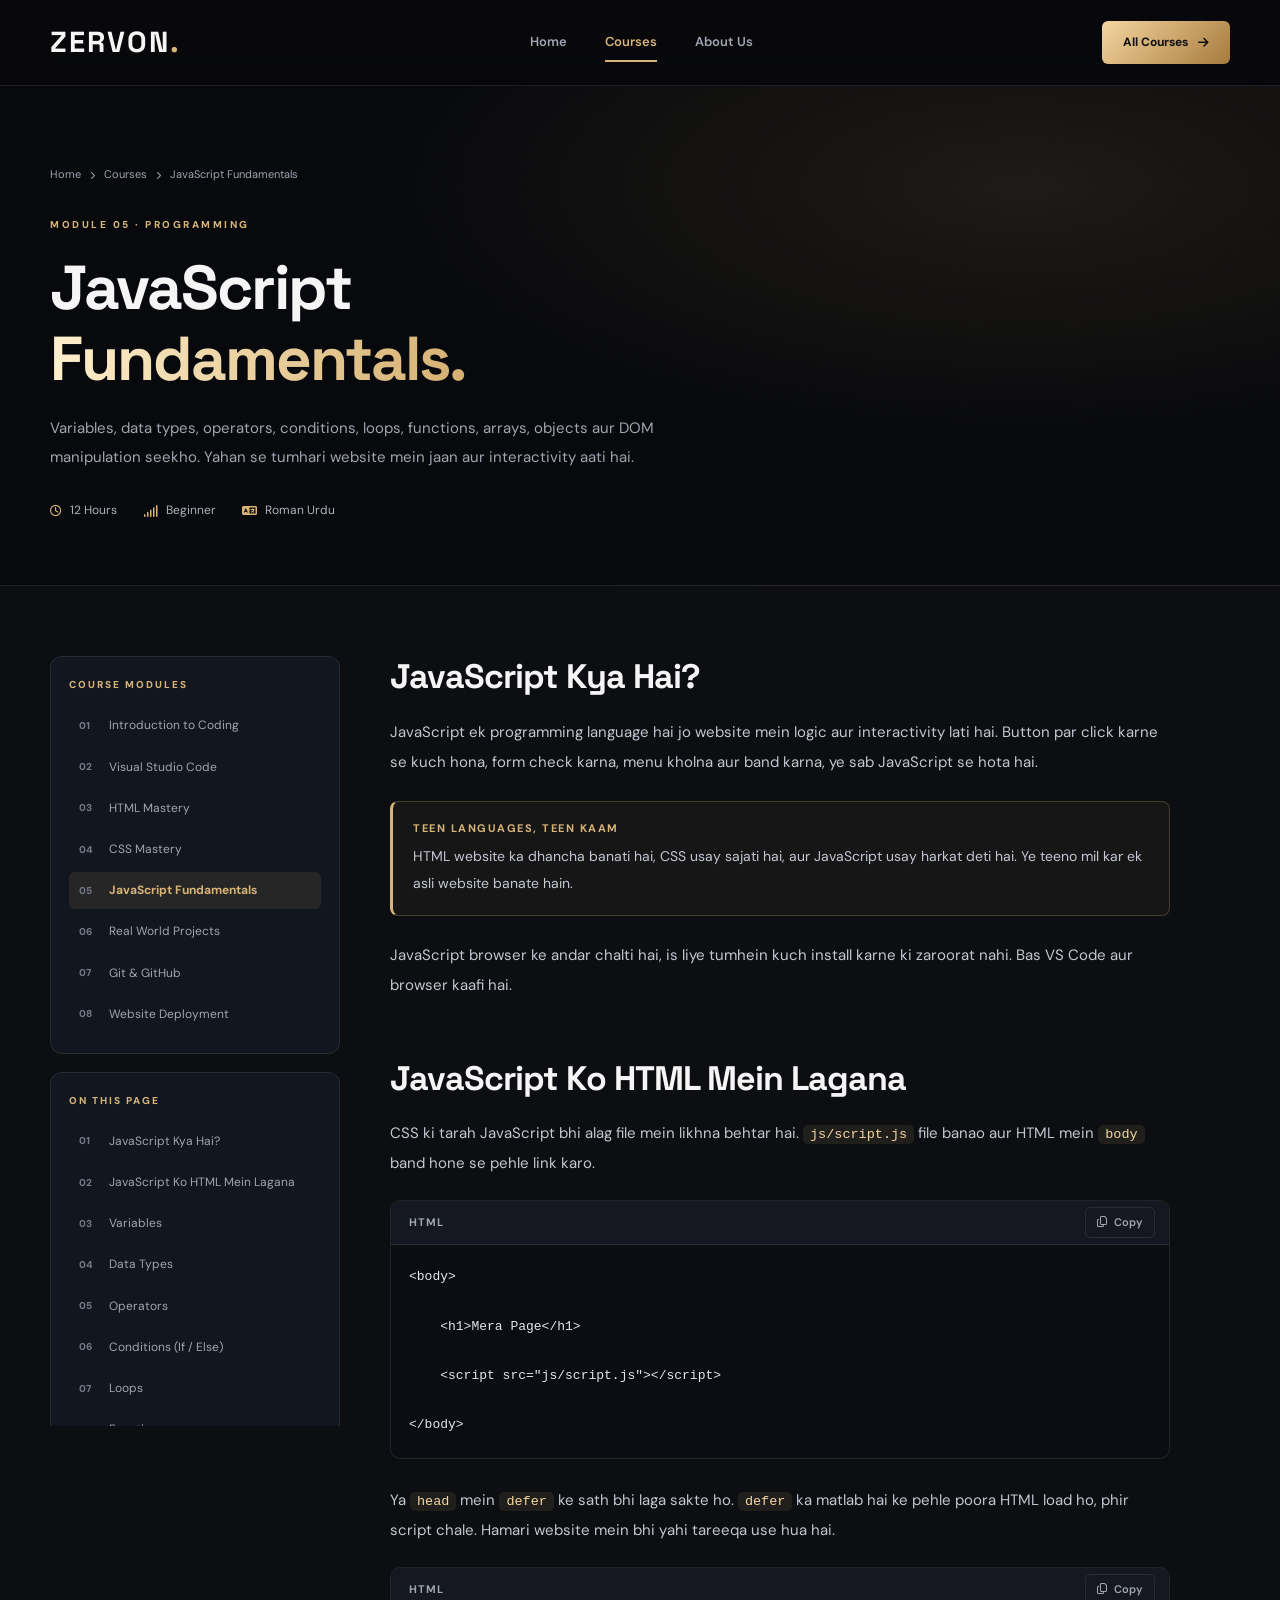
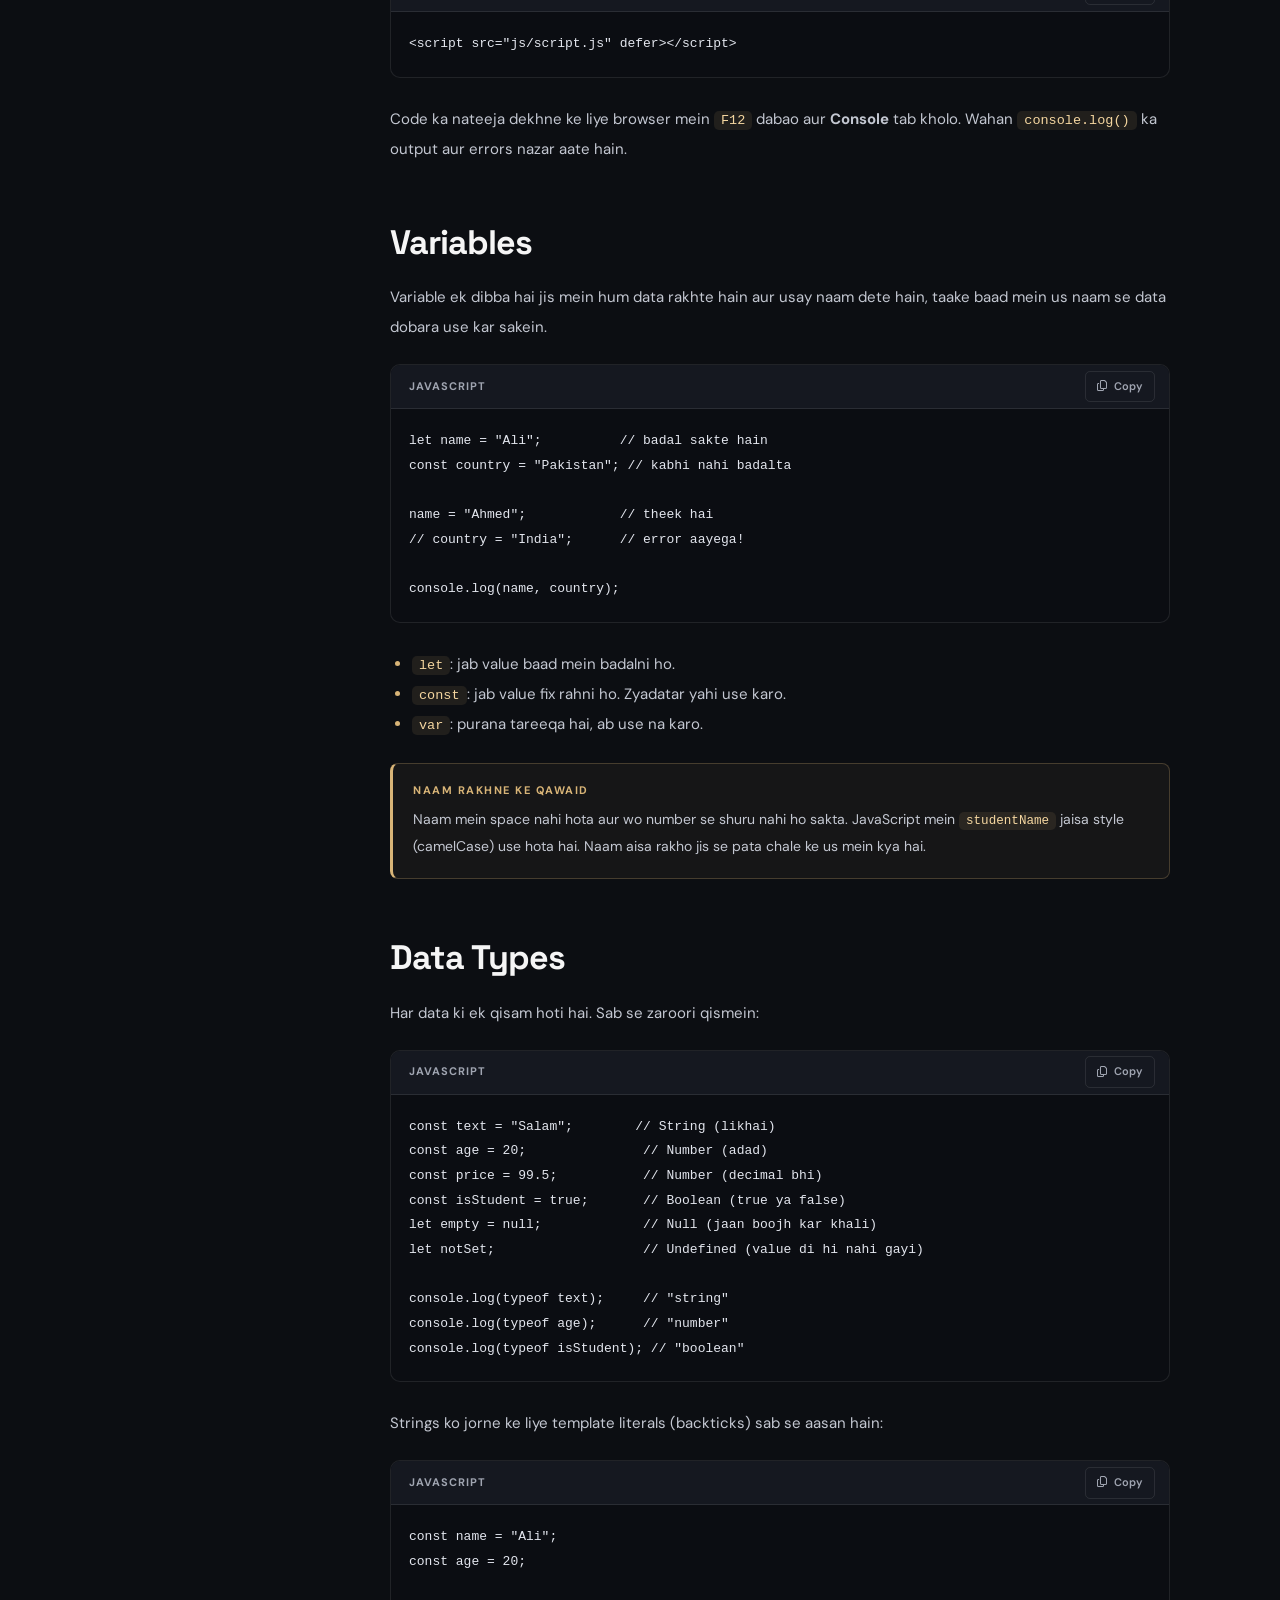
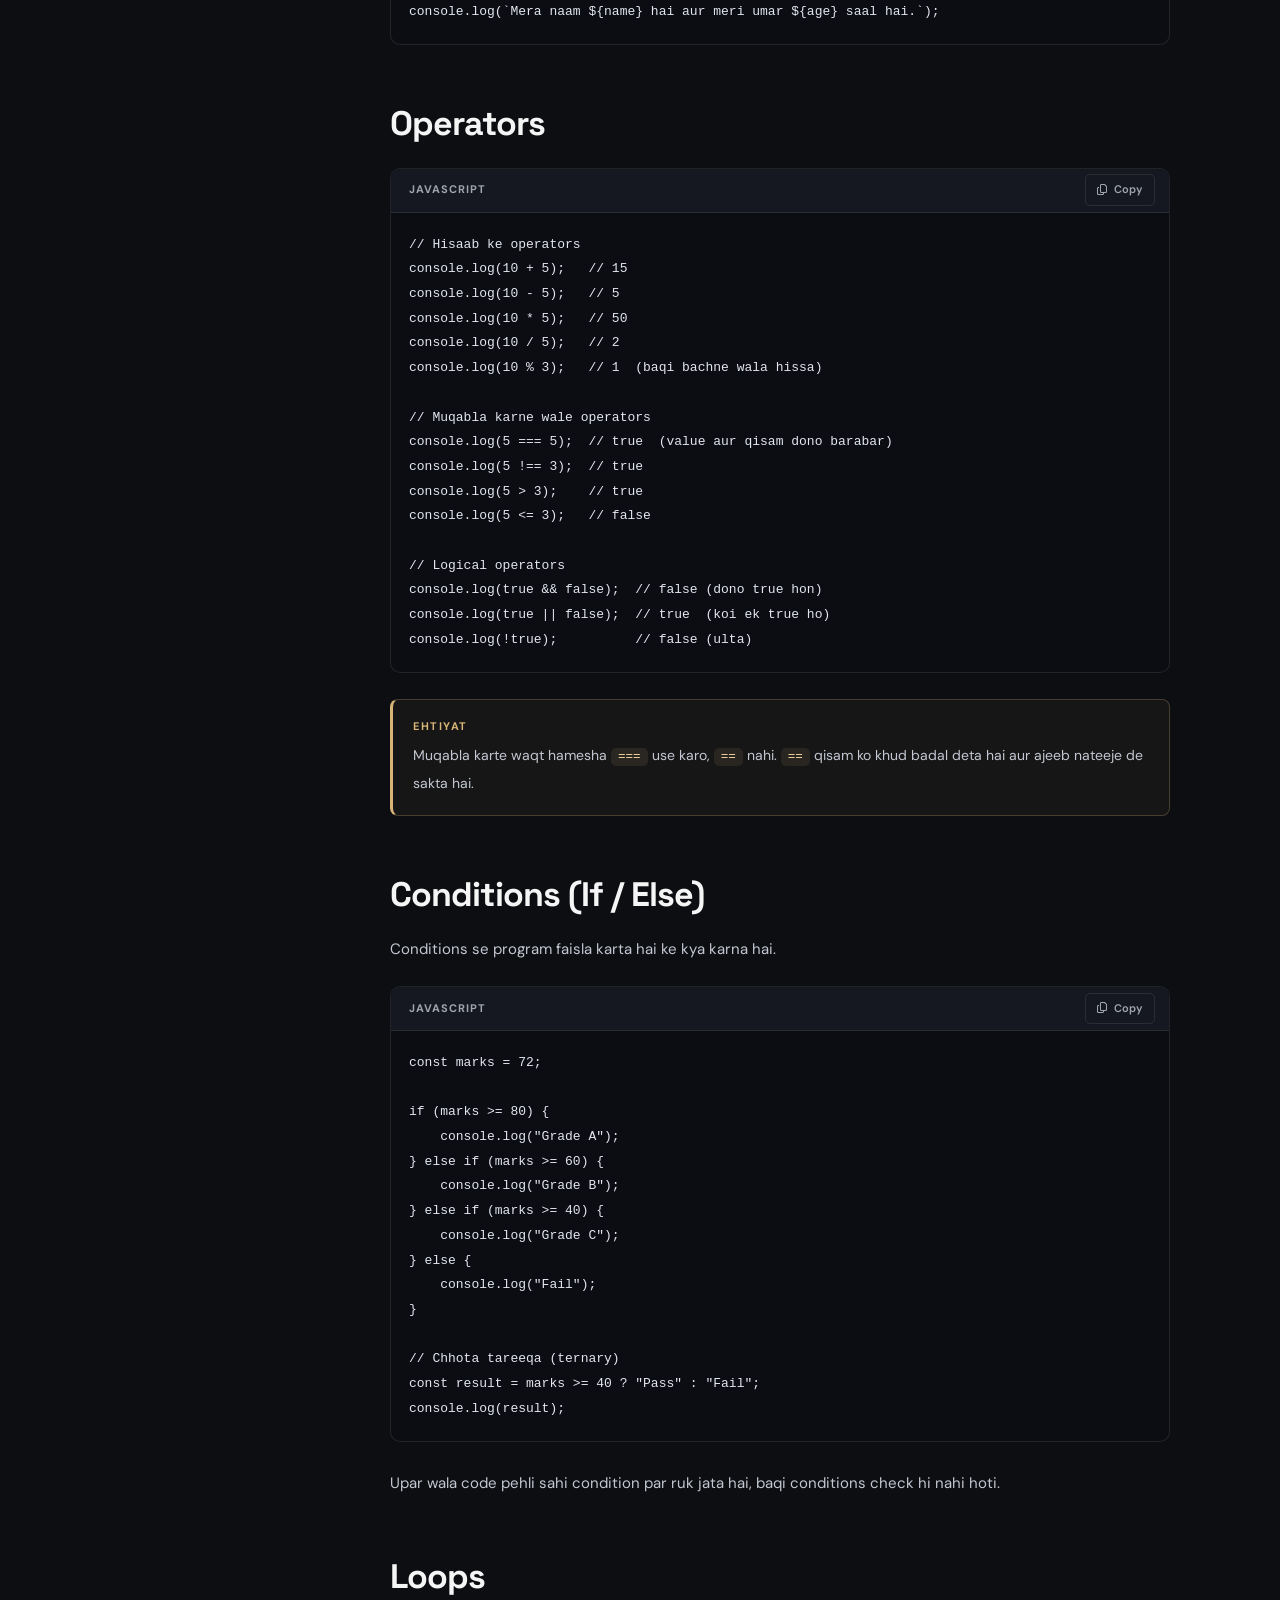
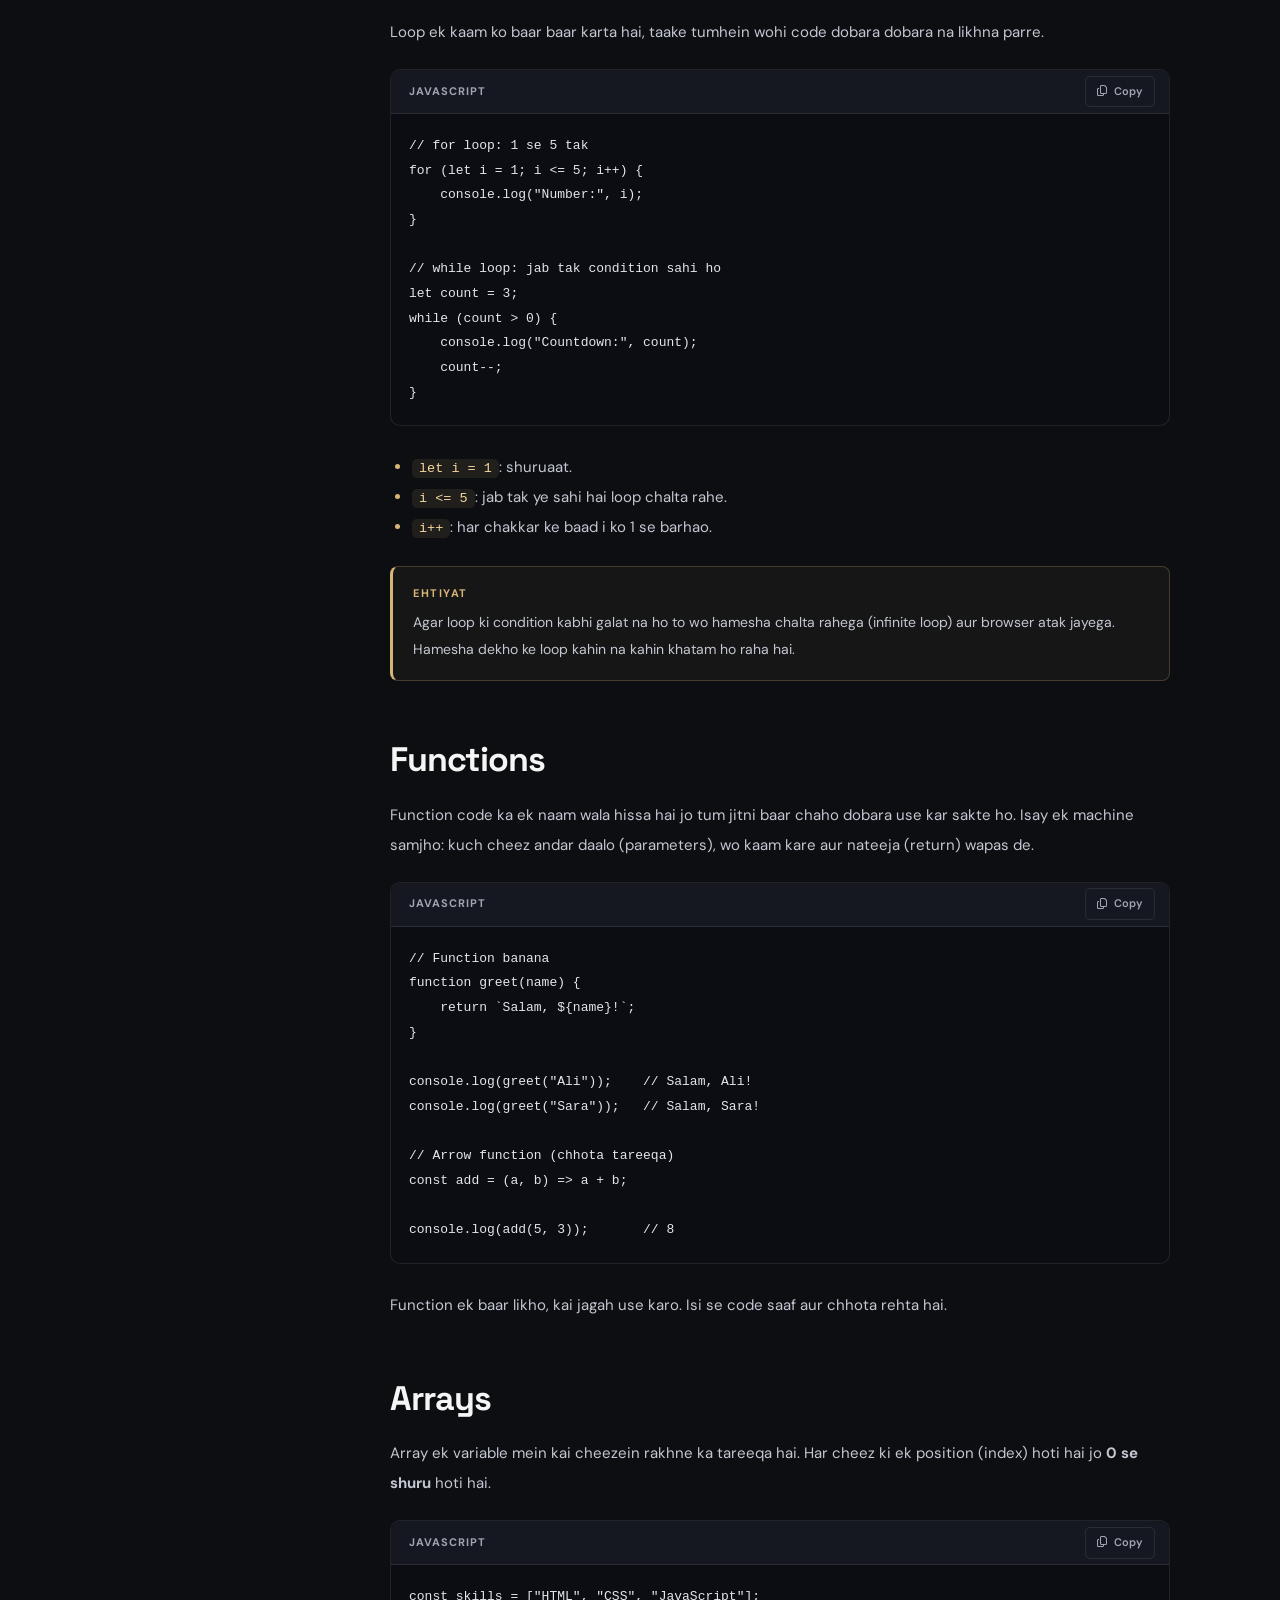
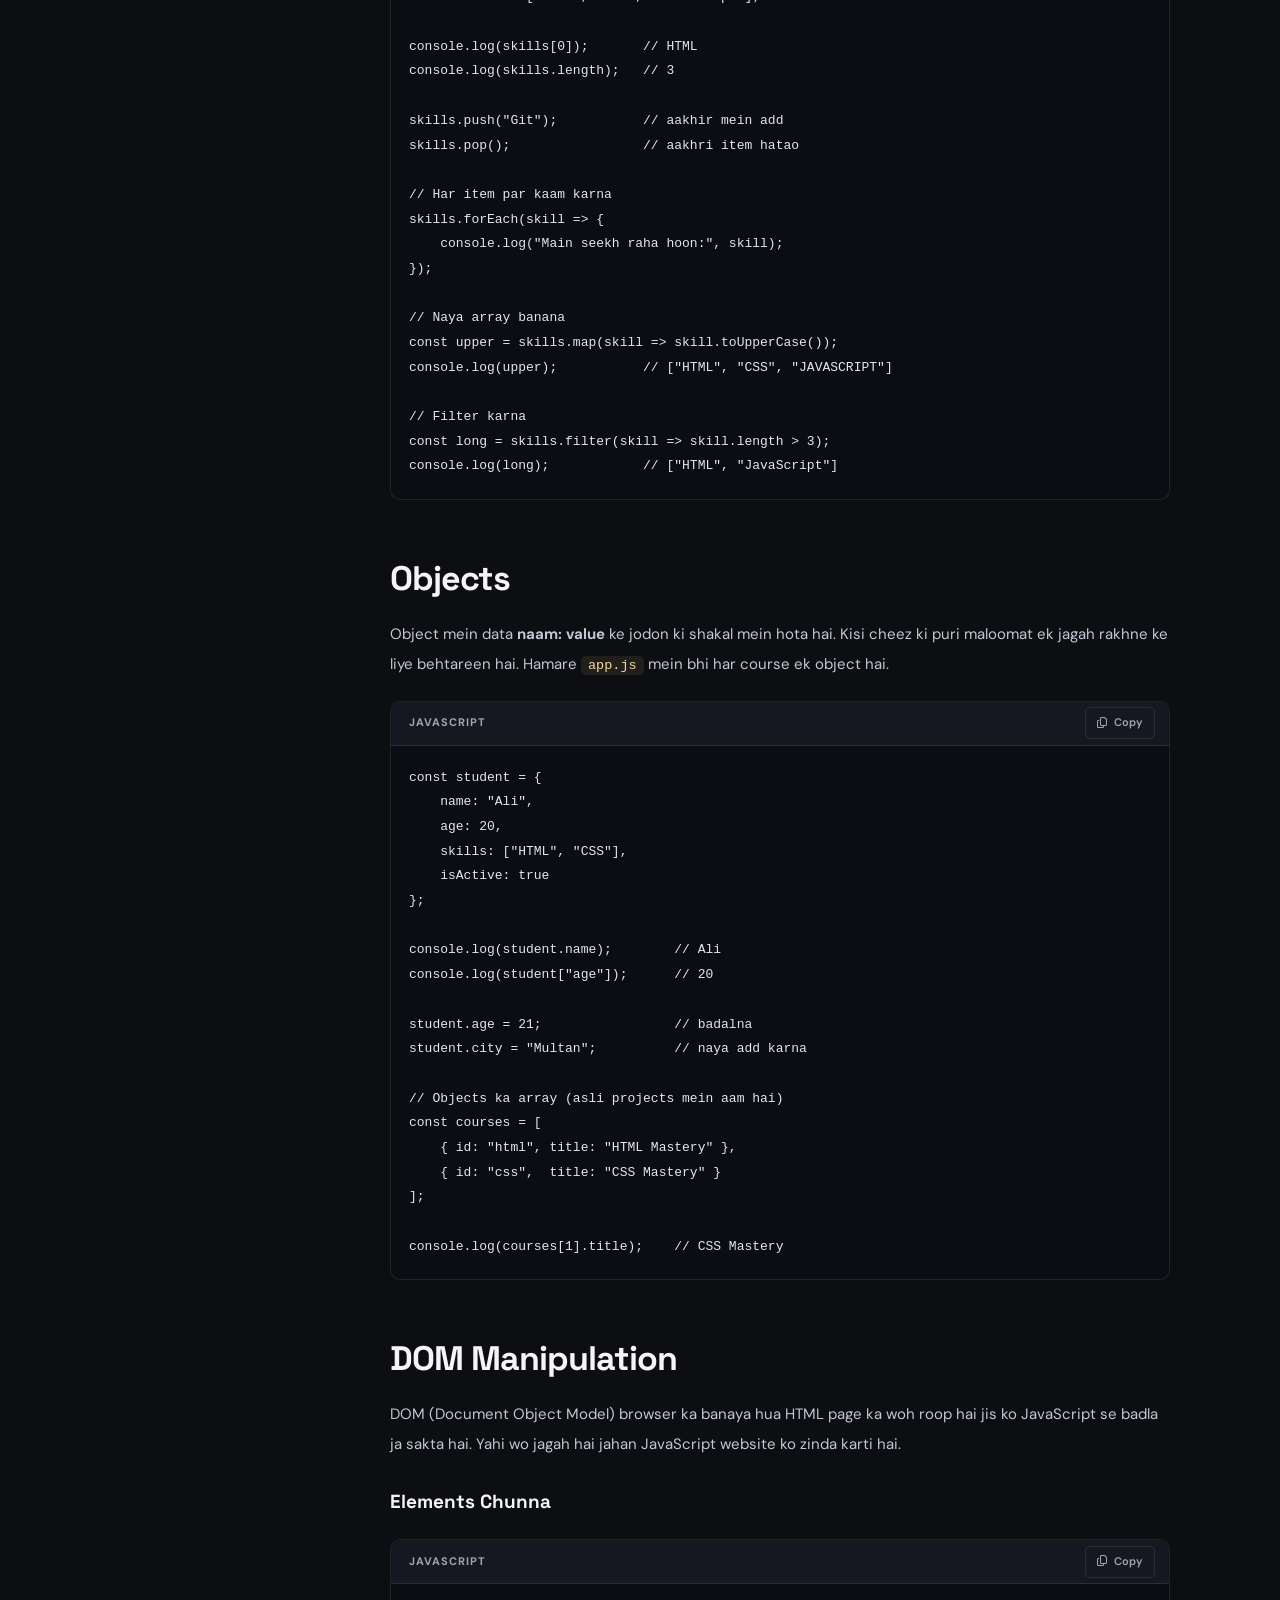
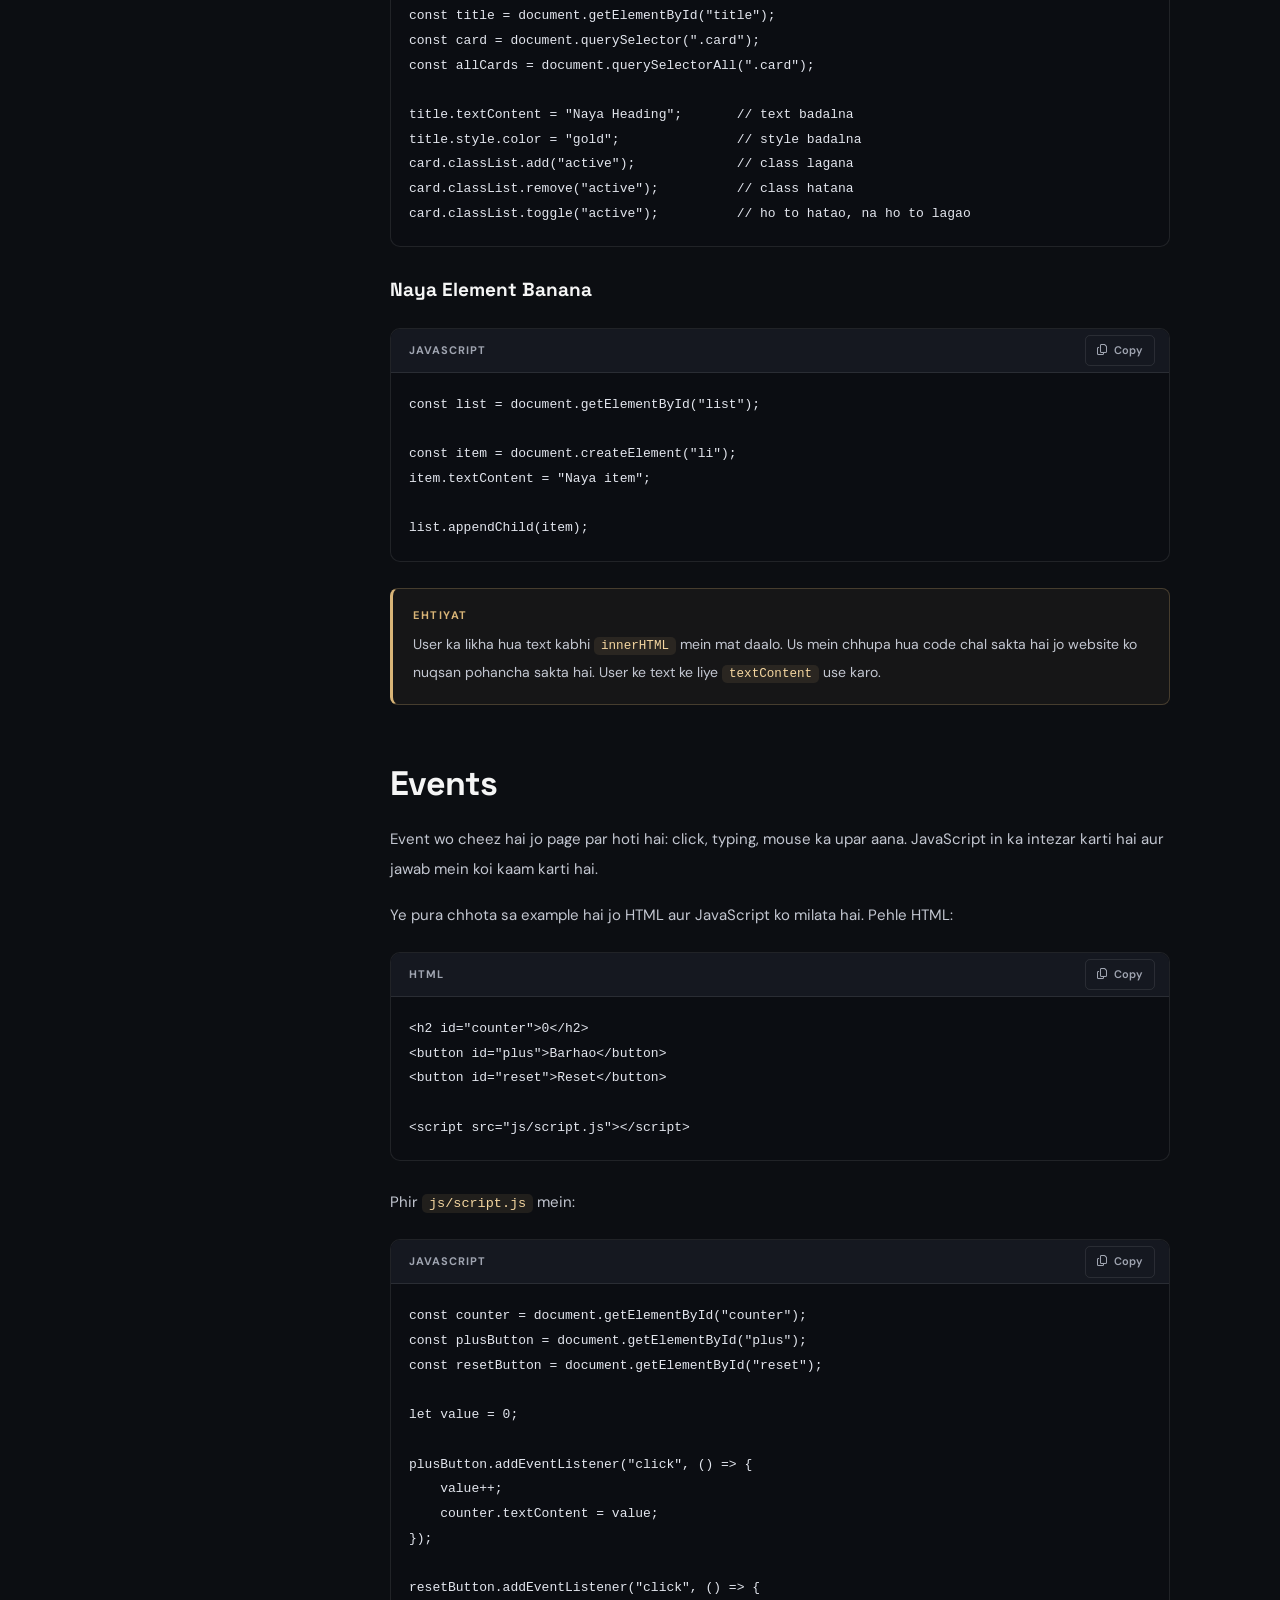
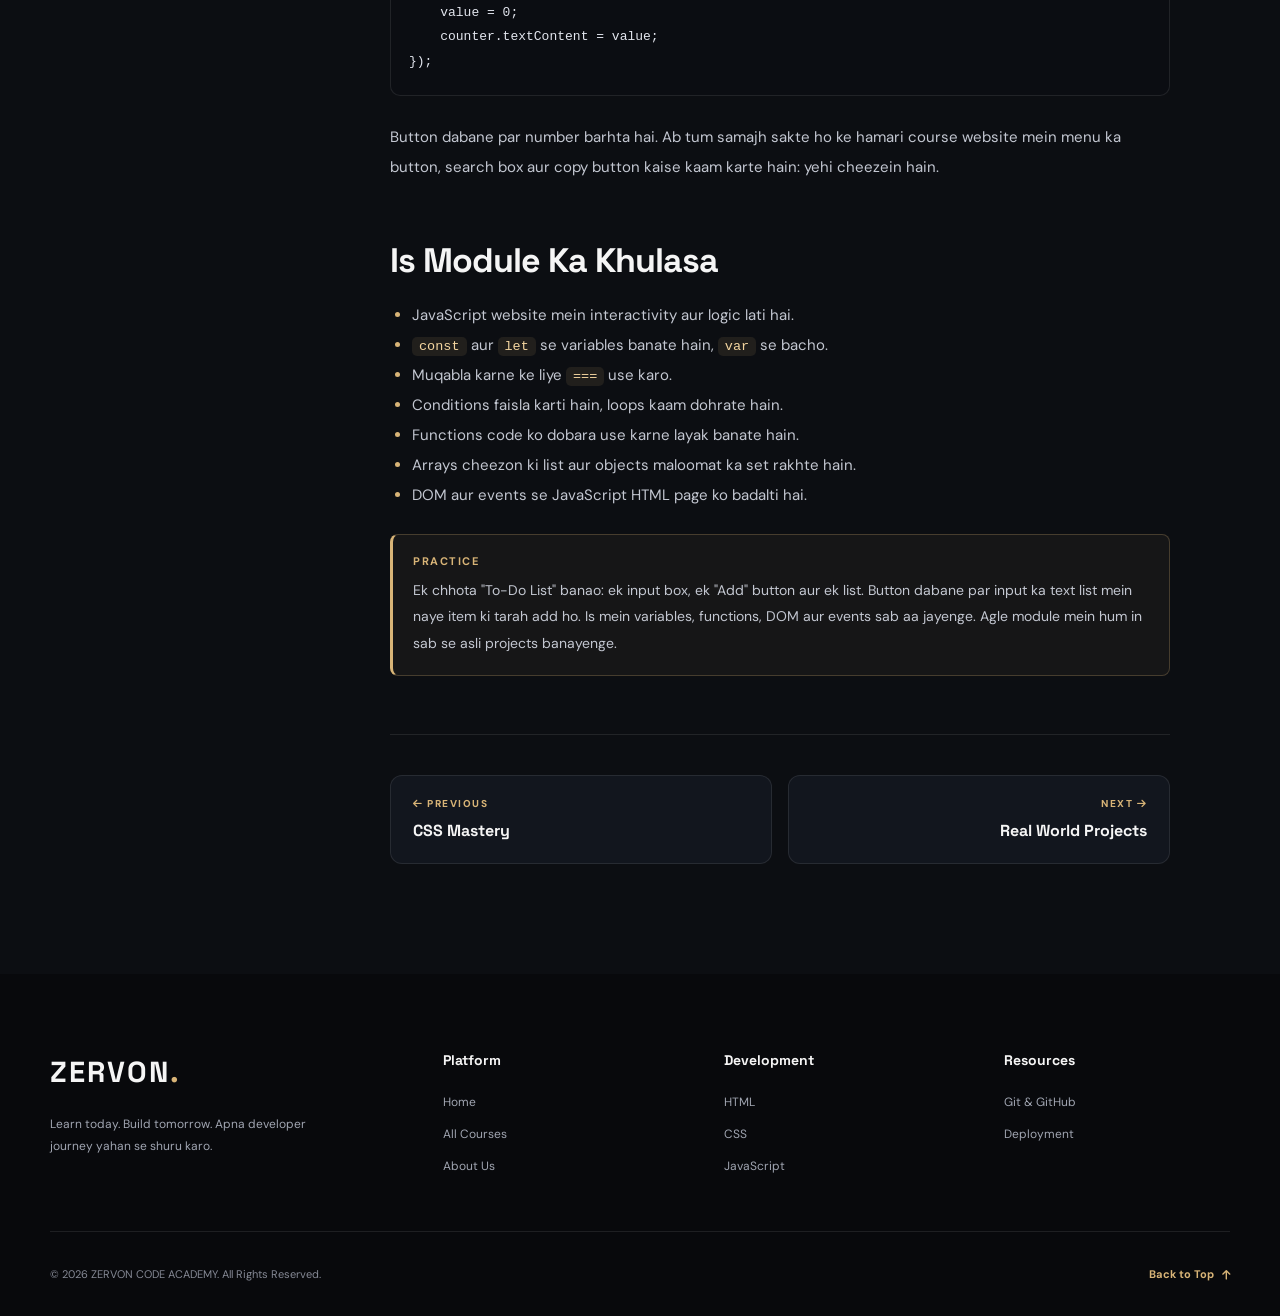
<file: javascript.html>
<!DOCTYPE html>
<html lang="en">

<head>
    <meta charset="UTF-8">
    <meta name="viewport" content="width=device-width, initial-scale=1.0">

    <meta name="theme-color" content="#0b0d12">

    <meta name="description"
        content="JavaScript Fundamentals - Variables, data types, operators, conditions, loops, functions, arrays, objects aur DOM manipulation Roman Urdu mein detail se seekho.">

    <title>JavaScript Fundamentals | ZERVON Code Academy</title>

    <!-- Google Fonts -->
    <link rel="preconnect" href="https://fonts.googleapis.com">
    <link rel="preconnect" href="https://fonts.gstatic.com" crossorigin>

    <link href="https://fonts.googleapis.com/css2?family=DM+Sans:wght@400;500;600;700;800&family=Space+Grotesk:wght@400;500;600;700&display=swap"
        rel="stylesheet">

    <!-- Font Awesome -->
    <link rel="stylesheet"
        href="https://cdnjs.cloudflare.com/ajax/libs/font-awesome/6.5.2/css/all.min.css">

    <!-- Stylesheets -->
    <link rel="stylesheet" href="style.css">
    <link rel="stylesheet" href="lesson.css">

    <!-- JavaScript (app.js must load before lesson.js) -->
    <script src="app.js" defer></script>
    <script src="lesson.js" defer></script>


</head>

<body id="top" data-course="javascript">

    <div class="reading-progress" id="readingProgress"></div>

    <a href="#lesson-content" class="skip-link">Skip to content</a>


    <!-- NAVIGATION -->
    <header class="navbar">

        <div class="nav-container">

            <a href="../index.html" class="logo">
                ZERVON<span>.</span>
            </a>

            <nav class="nav-links" id="navLinks">

                <a href="../index.html" class="nav-link">Home</a>

                <a href="../courses.html" class="nav-link active">Courses</a>

                <a href="../about.html" class="nav-link">About Us</a>

            </nav>

            <div class="nav-actions">

                <a href="../courses.html" class="nav-cta">
                    All Courses
                    <i class="fa-solid fa-arrow-right"></i>
                </a>

                <button
                    class="menu-toggle"
                    id="menuToggle"
                    aria-label="Open navigation menu"
                    aria-expanded="false"
                    aria-controls="navLinks"
                    type="button">

                    <span></span>
                    <span></span>
                    <span></span>

                </button>

            </div>

        </div>

    </header>


    <main>

        <!-- LESSON HERO -->
        <section class="lesson-hero">

            <div class="section-container">

                <nav class="breadcrumb" aria-label="Breadcrumb">
                    <a href="../index.html">Home</a>
                    <i class="fa-solid fa-chevron-right" aria-hidden="true"></i>
                    <a href="../courses.html">Courses</a>
                    <i class="fa-solid fa-chevron-right" aria-hidden="true"></i>
                    <span>JavaScript Fundamentals</span>
                </nav>

                <span class="section-label">MODULE 05 · PROGRAMMING</span>

                <h1>
                    JavaScript
                    <span>Fundamentals.</span>
                </h1>

                <p>
                    Variables, data types, operators, conditions, loops,
                    functions, arrays, objects aur DOM manipulation seekho.
                    Yahan se tumhari website mein jaan aur interactivity aati hai.
                </p>

                <div class="lesson-meta">
                    <span><i class="fa-regular fa-clock"></i> 12 Hours</span>
                    <span><i class="fa-solid fa-signal"></i> Beginner</span>
                    <span><i class="fa-solid fa-language"></i> Roman Urdu</span>
                </div>

            </div>

        </section>


        <!-- LESSON BODY -->
        <section class="lesson-section">

            <div class="section-container">

                <div class="lesson-layout">

                    <!-- SIDEBAR (filled by lesson.js) -->
                    <aside class="lesson-sidebar" aria-label="Course navigation">

                        <div class="sidebar-card">
                            <h2>COURSE MODULES</h2>
                            <ul class="sidebar-list" id="moduleList"></ul>
                        </div>

                        <div class="sidebar-card sidebar-toc">
                            <h2>ON THIS PAGE</h2>
                            <ul class="sidebar-list" id="tocList"></ul>
                        </div>

                    </aside>


                    <!-- LESSON CONTENT -->
                    <article class="lesson-content" id="lesson-content">

                        <section class="lesson-block" id="what-is-javascript">

                            <h2>JavaScript Kya Hai?</h2>

                            <p>
                                JavaScript ek programming language hai jo website
                                mein logic aur interactivity lati hai. Button par
                                click karne se kuch hona, form check karna, menu
                                kholna aur band karna, ye sab JavaScript se hota hai.
                            </p>

                            <div class="callout">
                                <strong>TEEN LANGUAGES, TEEN KAAM</strong>
                                <p>
                                    HTML website ka dhancha banati hai, CSS usay
                                    sajati hai, aur JavaScript usay harkat deti hai.
                                    Ye teeno mil kar ek asli website banate hain.
                                </p>
                            </div>

                            <p>
                                JavaScript browser ke andar chalti hai, is liye
                                tumhein kuch install karne ki zaroorat nahi. Bas
                                VS Code aur browser kaafi hai.
                            </p>

                        </section>


                        <section class="lesson-block" id="adding-javascript">

                            <h2>JavaScript Ko HTML Mein Lagana</h2>

                            <p>
                                CSS ki tarah JavaScript bhi alag file mein likhna
                                behtar hai. <code>js/script.js</code> file banao
                                aur HTML mein <code>body</code> band hone se pehle link karo.
                            </p>

                            <div class="code-block">

                                <div class="code-block-header">
                                    <span class="code-lang">HTML</span>

                                    <button class="copy-btn" type="button">
                                        <i class="fa-regular fa-copy" aria-hidden="true"></i>
                                        <span>Copy</span>
                                    </button>
                                </div>

<pre><code>&lt;body&gt;

    &lt;h1&gt;Mera Page&lt;/h1&gt;

    &lt;script src="js/script.js"&gt;&lt;/script&gt;

&lt;/body&gt;</code></pre>

                            </div>

                            <p>
                                Ya <code>head</code> mein <code>defer</code> ke sath
                                bhi laga sakte ho. <code>defer</code> ka matlab hai
                                ke pehle poora HTML load ho, phir script chale. Hamari
                                website mein bhi yahi tareeqa use hua hai.
                            </p>

                            <div class="code-block">

                                <div class="code-block-header">
                                    <span class="code-lang">HTML</span>

                                    <button class="copy-btn" type="button">
                                        <i class="fa-regular fa-copy" aria-hidden="true"></i>
                                        <span>Copy</span>
                                    </button>
                                </div>

<pre><code>&lt;script src="js/script.js" defer&gt;&lt;/script&gt;</code></pre>

                            </div>

                            <p>
                                Code ka nateeja dekhne ke liye browser mein
                                <code>F12</code> dabao aur <strong>Console</strong>
                                tab kholo. Wahan <code>console.log()</code> ka
                                output aur errors nazar aate hain.
                            </p>

                        </section>


                        <section class="lesson-block" id="variables">

                            <h2>Variables</h2>

                            <p>
                                Variable ek dibba hai jis mein hum data rakhte hain
                                aur usay naam dete hain, taake baad mein us naam se
                                data dobara use kar sakein.
                            </p>

                            <div class="code-block">

                                <div class="code-block-header">
                                    <span class="code-lang">JAVASCRIPT</span>

                                    <button class="copy-btn" type="button">
                                        <i class="fa-regular fa-copy" aria-hidden="true"></i>
                                        <span>Copy</span>
                                    </button>
                                </div>

<pre><code>let name = "Ali";          // badal sakte hain
const country = "Pakistan"; // kabhi nahi badalta

name = "Ahmed";            // theek hai
// country = "India";      // error aayega!

console.log(name, country);</code></pre>

                            </div>

                            <ul>
                                <li><code>let</code>: jab value baad mein badalni ho.</li>
                                <li><code>const</code>: jab value fix rahni ho. Zyadatar yahi use karo.</li>
                                <li><code>var</code>: purana tareeqa hai, ab use na karo.</li>
                            </ul>

                            <div class="callout">
                                <strong>NAAM RAKHNE KE QAWAID</strong>
                                <p>
                                    Naam mein space nahi hota aur wo number se shuru
                                    nahi ho sakta. JavaScript mein <code>studentName</code>
                                    jaisa style (camelCase) use hota hai. Naam aisa
                                    rakho jis se pata chale ke us mein kya hai.
                                </p>
                            </div>

                        </section>


                        <section class="lesson-block" id="data-types">

                            <h2>Data Types</h2>

                            <p>
                                Har data ki ek qisam hoti hai. Sab se zaroori qismein:
                            </p>

                            <div class="code-block">

                                <div class="code-block-header">
                                    <span class="code-lang">JAVASCRIPT</span>

                                    <button class="copy-btn" type="button">
                                        <i class="fa-regular fa-copy" aria-hidden="true"></i>
                                        <span>Copy</span>
                                    </button>
                                </div>

<pre><code>const text = "Salam";        // String (likhai)
const age = 20;               // Number (adad)
const price = 99.5;           // Number (decimal bhi)
const isStudent = true;       // Boolean (true ya false)
let empty = null;             // Null (jaan boojh kar khali)
let notSet;                   // Undefined (value di hi nahi gayi)

console.log(typeof text);     // "string"
console.log(typeof age);      // "number"
console.log(typeof isStudent); // "boolean"</code></pre>

                            </div>

                            <p>
                                Strings ko jorne ke liye template literals
                                (backticks) sab se aasan hain:
                            </p>

                            <div class="code-block">

                                <div class="code-block-header">
                                    <span class="code-lang">JAVASCRIPT</span>

                                    <button class="copy-btn" type="button">
                                        <i class="fa-regular fa-copy" aria-hidden="true"></i>
                                        <span>Copy</span>
                                    </button>
                                </div>

<pre><code>const name = "Ali";
const age = 20;

console.log(`Mera naam ${name} hai aur meri umar ${age} saal hai.`);</code></pre>

                            </div>

                        </section>


                        <section class="lesson-block" id="operators">

                            <h2>Operators</h2>

                            <div class="code-block">

                                <div class="code-block-header">
                                    <span class="code-lang">JAVASCRIPT</span>

                                    <button class="copy-btn" type="button">
                                        <i class="fa-regular fa-copy" aria-hidden="true"></i>
                                        <span>Copy</span>
                                    </button>
                                </div>

<pre><code>// Hisaab ke operators
console.log(10 + 5);   // 15
console.log(10 - 5);   // 5
console.log(10 * 5);   // 50
console.log(10 / 5);   // 2
console.log(10 % 3);   // 1  (baqi bachne wala hissa)

// Muqabla karne wale operators
console.log(5 === 5);  // true  (value aur qisam dono barabar)
console.log(5 !== 3);  // true
console.log(5 &gt; 3);    // true
console.log(5 &lt;= 3);   // false

// Logical operators
console.log(true &amp;&amp; false);  // false (dono true hon)
console.log(true || false);  // true  (koi ek true ho)
console.log(!true);          // false (ulta)</code></pre>

                            </div>

                            <div class="callout">
                                <strong>EHTIYAT</strong>
                                <p>
                                    Muqabla karte waqt hamesha <code>===</code> use
                                    karo, <code>==</code> nahi. <code>==</code> qisam
                                    ko khud badal deta hai aur ajeeb nateeje de sakta hai.
                                </p>
                            </div>

                        </section>


                        <section class="lesson-block" id="conditions">

                            <h2>Conditions (If / Else)</h2>

                            <p>
                                Conditions se program faisla karta hai ke kya karna hai.
                            </p>

                            <div class="code-block">

                                <div class="code-block-header">
                                    <span class="code-lang">JAVASCRIPT</span>

                                    <button class="copy-btn" type="button">
                                        <i class="fa-regular fa-copy" aria-hidden="true"></i>
                                        <span>Copy</span>
                                    </button>
                                </div>

<pre><code>const marks = 72;

if (marks &gt;= 80) {
    console.log("Grade A");
} else if (marks &gt;= 60) {
    console.log("Grade B");
} else if (marks &gt;= 40) {
    console.log("Grade C");
} else {
    console.log("Fail");
}

// Chhota tareeqa (ternary)
const result = marks &gt;= 40 ? "Pass" : "Fail";
console.log(result);</code></pre>

                            </div>

                            <p>
                                Upar wala code pehli sahi condition par ruk jata
                                hai, baqi conditions check hi nahi hoti.
                            </p>

                        </section>


                        <section class="lesson-block" id="loops">

                            <h2>Loops</h2>

                            <p>
                                Loop ek kaam ko baar baar karta hai, taake tumhein
                                wohi code dobara dobara na likhna parre.
                            </p>

                            <div class="code-block">

                                <div class="code-block-header">
                                    <span class="code-lang">JAVASCRIPT</span>

                                    <button class="copy-btn" type="button">
                                        <i class="fa-regular fa-copy" aria-hidden="true"></i>
                                        <span>Copy</span>
                                    </button>
                                </div>

<pre><code>// for loop: 1 se 5 tak
for (let i = 1; i &lt;= 5; i++) {
    console.log("Number:", i);
}

// while loop: jab tak condition sahi ho
let count = 3;
while (count &gt; 0) {
    console.log("Countdown:", count);
    count--;
}</code></pre>

                            </div>

                            <ul>
                                <li><code>let i = 1</code>: shuruaat.</li>
                                <li><code>i &lt;= 5</code>: jab tak ye sahi hai loop chalta rahe.</li>
                                <li><code>i++</code>: har chakkar ke baad i ko 1 se barhao.</li>
                            </ul>

                            <div class="callout">
                                <strong>EHTIYAT</strong>
                                <p>
                                    Agar loop ki condition kabhi galat na ho to
                                    wo hamesha chalta rahega (infinite loop) aur
                                    browser atak jayega. Hamesha dekho ke loop
                                    kahin na kahin khatam ho raha hai.
                                </p>
                            </div>

                        </section>


                        <section class="lesson-block" id="functions">

                            <h2>Functions</h2>

                            <p>
                                Function code ka ek naam wala hissa hai jo tum jitni
                                baar chaho dobara use kar sakte ho. Isay ek machine
                                samjho: kuch cheez andar daalo (parameters), wo
                                kaam kare aur nateeja (return) wapas de.
                            </p>

                            <div class="code-block">

                                <div class="code-block-header">
                                    <span class="code-lang">JAVASCRIPT</span>

                                    <button class="copy-btn" type="button">
                                        <i class="fa-regular fa-copy" aria-hidden="true"></i>
                                        <span>Copy</span>
                                    </button>
                                </div>

<pre><code>// Function banana
function greet(name) {
    return `Salam, ${name}!`;
}

console.log(greet("Ali"));    // Salam, Ali!
console.log(greet("Sara"));   // Salam, Sara!

// Arrow function (chhota tareeqa)
const add = (a, b) =&gt; a + b;

console.log(add(5, 3));       // 8</code></pre>

                            </div>

                            <p>
                                Function ek baar likho, kai jagah use karo. Isi se
                                code saaf aur chhota rehta hai.
                            </p>

                        </section>


                        <section class="lesson-block" id="arrays">

                            <h2>Arrays</h2>

                            <p>
                                Array ek variable mein kai cheezein rakhne ka tareeqa
                                hai. Har cheez ki ek position (index) hoti hai jo
                                <strong>0 se shuru</strong> hoti hai.
                            </p>

                            <div class="code-block">

                                <div class="code-block-header">
                                    <span class="code-lang">JAVASCRIPT</span>

                                    <button class="copy-btn" type="button">
                                        <i class="fa-regular fa-copy" aria-hidden="true"></i>
                                        <span>Copy</span>
                                    </button>
                                </div>

<pre><code>const skills = ["HTML", "CSS", "JavaScript"];

console.log(skills[0]);       // HTML
console.log(skills.length);   // 3

skills.push("Git");           // aakhir mein add
skills.pop();                 // aakhri item hatao

// Har item par kaam karna
skills.forEach(skill =&gt; {
    console.log("Main seekh raha hoon:", skill);
});

// Naya array banana
const upper = skills.map(skill =&gt; skill.toUpperCase());
console.log(upper);           // ["HTML", "CSS", "JAVASCRIPT"]

// Filter karna
const long = skills.filter(skill =&gt; skill.length &gt; 3);
console.log(long);            // ["HTML", "JavaScript"]</code></pre>

                            </div>

                        </section>


                        <section class="lesson-block" id="objects">

                            <h2>Objects</h2>

                            <p>
                                Object mein data <strong>naam: value</strong> ke jodon
                                ki shakal mein hota hai. Kisi cheez ki puri maloomat
                                ek jagah rakhne ke liye behtareen hai. Hamare
                                <code>app.js</code> mein bhi har course ek object hai.
                            </p>

                            <div class="code-block">

                                <div class="code-block-header">
                                    <span class="code-lang">JAVASCRIPT</span>

                                    <button class="copy-btn" type="button">
                                        <i class="fa-regular fa-copy" aria-hidden="true"></i>
                                        <span>Copy</span>
                                    </button>
                                </div>

<pre><code>const student = {
    name: "Ali",
    age: 20,
    skills: ["HTML", "CSS"],
    isActive: true
};

console.log(student.name);        // Ali
console.log(student["age"]);      // 20

student.age = 21;                 // badalna
student.city = "Multan";          // naya add karna

// Objects ka array (asli projects mein aam hai)
const courses = [
    { id: "html", title: "HTML Mastery" },
    { id: "css",  title: "CSS Mastery" }
];

console.log(courses[1].title);    // CSS Mastery</code></pre>

                            </div>

                        </section>


                        <section class="lesson-block" id="dom">

                            <h2>DOM Manipulation</h2>

                            <p>
                                DOM (Document Object Model) browser ka banaya hua HTML
                                page ka woh roop hai jis ko JavaScript se badla ja
                                sakta hai. Yahi wo jagah hai jahan JavaScript website
                                ko zinda karti hai.
                            </p>

                            <h3>Elements Chunna</h3>

                            <div class="code-block">

                                <div class="code-block-header">
                                    <span class="code-lang">JAVASCRIPT</span>

                                    <button class="copy-btn" type="button">
                                        <i class="fa-regular fa-copy" aria-hidden="true"></i>
                                        <span>Copy</span>
                                    </button>
                                </div>

<pre><code>const title = document.getElementById("title");
const card = document.querySelector(".card");
const allCards = document.querySelectorAll(".card");

title.textContent = "Naya Heading";       // text badalna
title.style.color = "gold";               // style badalna
card.classList.add("active");             // class lagana
card.classList.remove("active");          // class hatana
card.classList.toggle("active");          // ho to hatao, na ho to lagao</code></pre>

                            </div>

                            <h3>Naya Element Banana</h3>

                            <div class="code-block">

                                <div class="code-block-header">
                                    <span class="code-lang">JAVASCRIPT</span>

                                    <button class="copy-btn" type="button">
                                        <i class="fa-regular fa-copy" aria-hidden="true"></i>
                                        <span>Copy</span>
                                    </button>
                                </div>

<pre><code>const list = document.getElementById("list");

const item = document.createElement("li");
item.textContent = "Naya item";

list.appendChild(item);</code></pre>

                            </div>

                            <div class="callout">
                                <strong>EHTIYAT</strong>
                                <p>
                                    User ka likha hua text kabhi <code>innerHTML</code>
                                    mein mat daalo. Us mein chhupa hua code chal sakta
                                    hai jo website ko nuqsan pohancha sakta hai. User ke
                                    text ke liye <code>textContent</code> use karo.
                                </p>
                            </div>

                        </section>


                        <section class="lesson-block" id="events">

                            <h2>Events</h2>

                            <p>
                                Event wo cheez hai jo page par hoti hai: click, typing,
                                mouse ka upar aana. JavaScript in ka intezar karti hai
                                aur jawab mein koi kaam karti hai.
                            </p>

                            <p>
                                Ye pura chhota sa example hai jo HTML aur JavaScript
                                ko milata hai. Pehle HTML:
                            </p>

                            <div class="code-block">

                                <div class="code-block-header">
                                    <span class="code-lang">HTML</span>

                                    <button class="copy-btn" type="button">
                                        <i class="fa-regular fa-copy" aria-hidden="true"></i>
                                        <span>Copy</span>
                                    </button>
                                </div>

<pre><code>&lt;h2 id="counter"&gt;0&lt;/h2&gt;
&lt;button id="plus"&gt;Barhao&lt;/button&gt;
&lt;button id="reset"&gt;Reset&lt;/button&gt;

&lt;script src="js/script.js"&gt;&lt;/script&gt;</code></pre>

                            </div>

                            <p>Phir <code>js/script.js</code> mein:</p>

                            <div class="code-block">

                                <div class="code-block-header">
                                    <span class="code-lang">JAVASCRIPT</span>

                                    <button class="copy-btn" type="button">
                                        <i class="fa-regular fa-copy" aria-hidden="true"></i>
                                        <span>Copy</span>
                                    </button>
                                </div>

<pre><code>const counter = document.getElementById("counter");
const plusButton = document.getElementById("plus");
const resetButton = document.getElementById("reset");

let value = 0;

plusButton.addEventListener("click", () =&gt; {
    value++;
    counter.textContent = value;
});

resetButton.addEventListener("click", () =&gt; {
    value = 0;
    counter.textContent = value;
});</code></pre>

                            </div>

                            <p>
                                Button dabane par number barhta hai. Ab tum samajh
                                sakte ho ke hamari course website mein menu ka
                                button, search box aur copy button kaise kaam
                                karte hain: yehi cheezein hain.
                            </p>

                        </section>


                        <section class="lesson-block" id="summary">

                            <h2>Is Module Ka Khulasa</h2>

                            <ul>
                                <li>JavaScript website mein interactivity aur logic lati hai.</li>
                                <li><code>const</code> aur <code>let</code> se variables banate hain, <code>var</code> se bacho.</li>
                                <li>Muqabla karne ke liye <code>===</code> use karo.</li>
                                <li>Conditions faisla karti hain, loops kaam dohrate hain.</li>
                                <li>Functions code ko dobara use karne layak banate hain.</li>
                                <li>Arrays cheezon ki list aur objects maloomat ka set rakhte hain.</li>
                                <li>DOM aur events se JavaScript HTML page ko badalti hai.</li>
                            </ul>

                            <div class="callout">
                                <strong>PRACTICE</strong>
                                <p>
                                    Ek chhota "To-Do List" banao: ek input box, ek
                                    "Add" button aur ek list. Button dabane par input
                                    ka text list mein naye item ki tarah add ho. Is
                                    mein variables, functions, DOM aur events sab
                                    aa jayenge. Agle module mein hum in sab se asli
                                    projects banayenge.
                                </p>
                            </div>

                        </section>


                        <!-- PREVIOUS / NEXT (filled by lesson.js) -->
                        <nav class="lesson-nav" id="lessonNav" aria-label="Lesson navigation"></nav>

                    </article>

                </div>

            </div>

        </section>

    </main>


    <!-- FOOTER -->
    <footer class="footer">

        <div class="section-container">

            <div class="footer-main">

                <div class="footer-brand">

                    <a href="../index.html" class="logo">
                        ZERVON<span>.</span>
                    </a>

                    <p>
                        Learn today. Build tomorrow.
                        Apna developer journey yahan se shuru karo.
                    </p>

                </div>


                <div class="footer-column">

                    <h3>Platform</h3>

                    <a href="../index.html">Home</a>

                    <a href="../courses.html">All Courses</a>

                    <a href="../about.html">About Us</a>

                </div>


                <div class="footer-column">

                    <h3>Development</h3>

                    <a href="html.html">HTML</a>

                    <a href="css.html">CSS</a>

                    <a href="javascript.html">JavaScript</a>

                </div>


                <div class="footer-column">

                    <h3>Resources</h3>

                    <a href="github.html">Git &amp; GitHub</a>

                    <a href="deployment.html">Deployment</a>

                </div>

            </div>


            <div class="footer-bottom">

                <p>
                    © 2026 ZERVON CODE ACADEMY.
                    All Rights Reserved.
                </p>

                <a href="#top" class="back-to-top">
                    Back to Top
                    <i class="fa-solid fa-arrow-up"></i>
                </a>

            </div>

        </div>

    </footer>

</body>

</html>
</file>
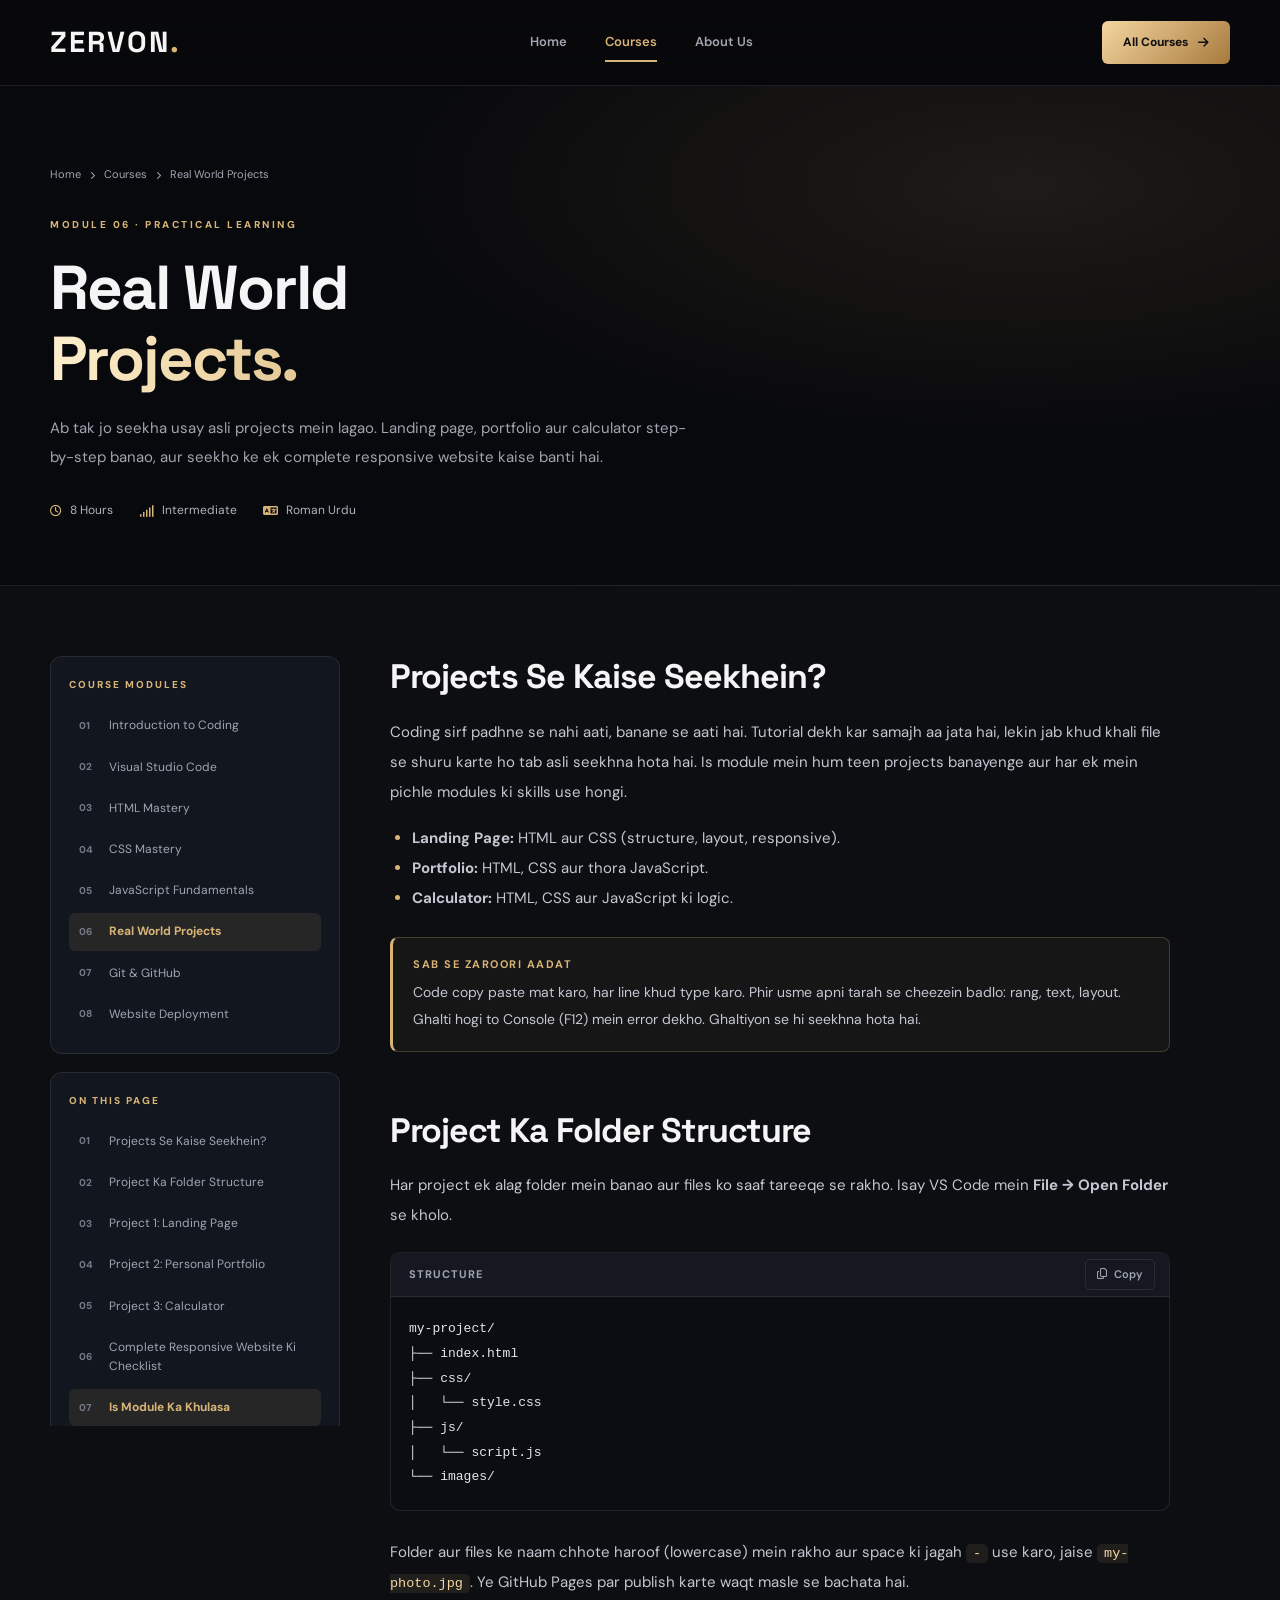
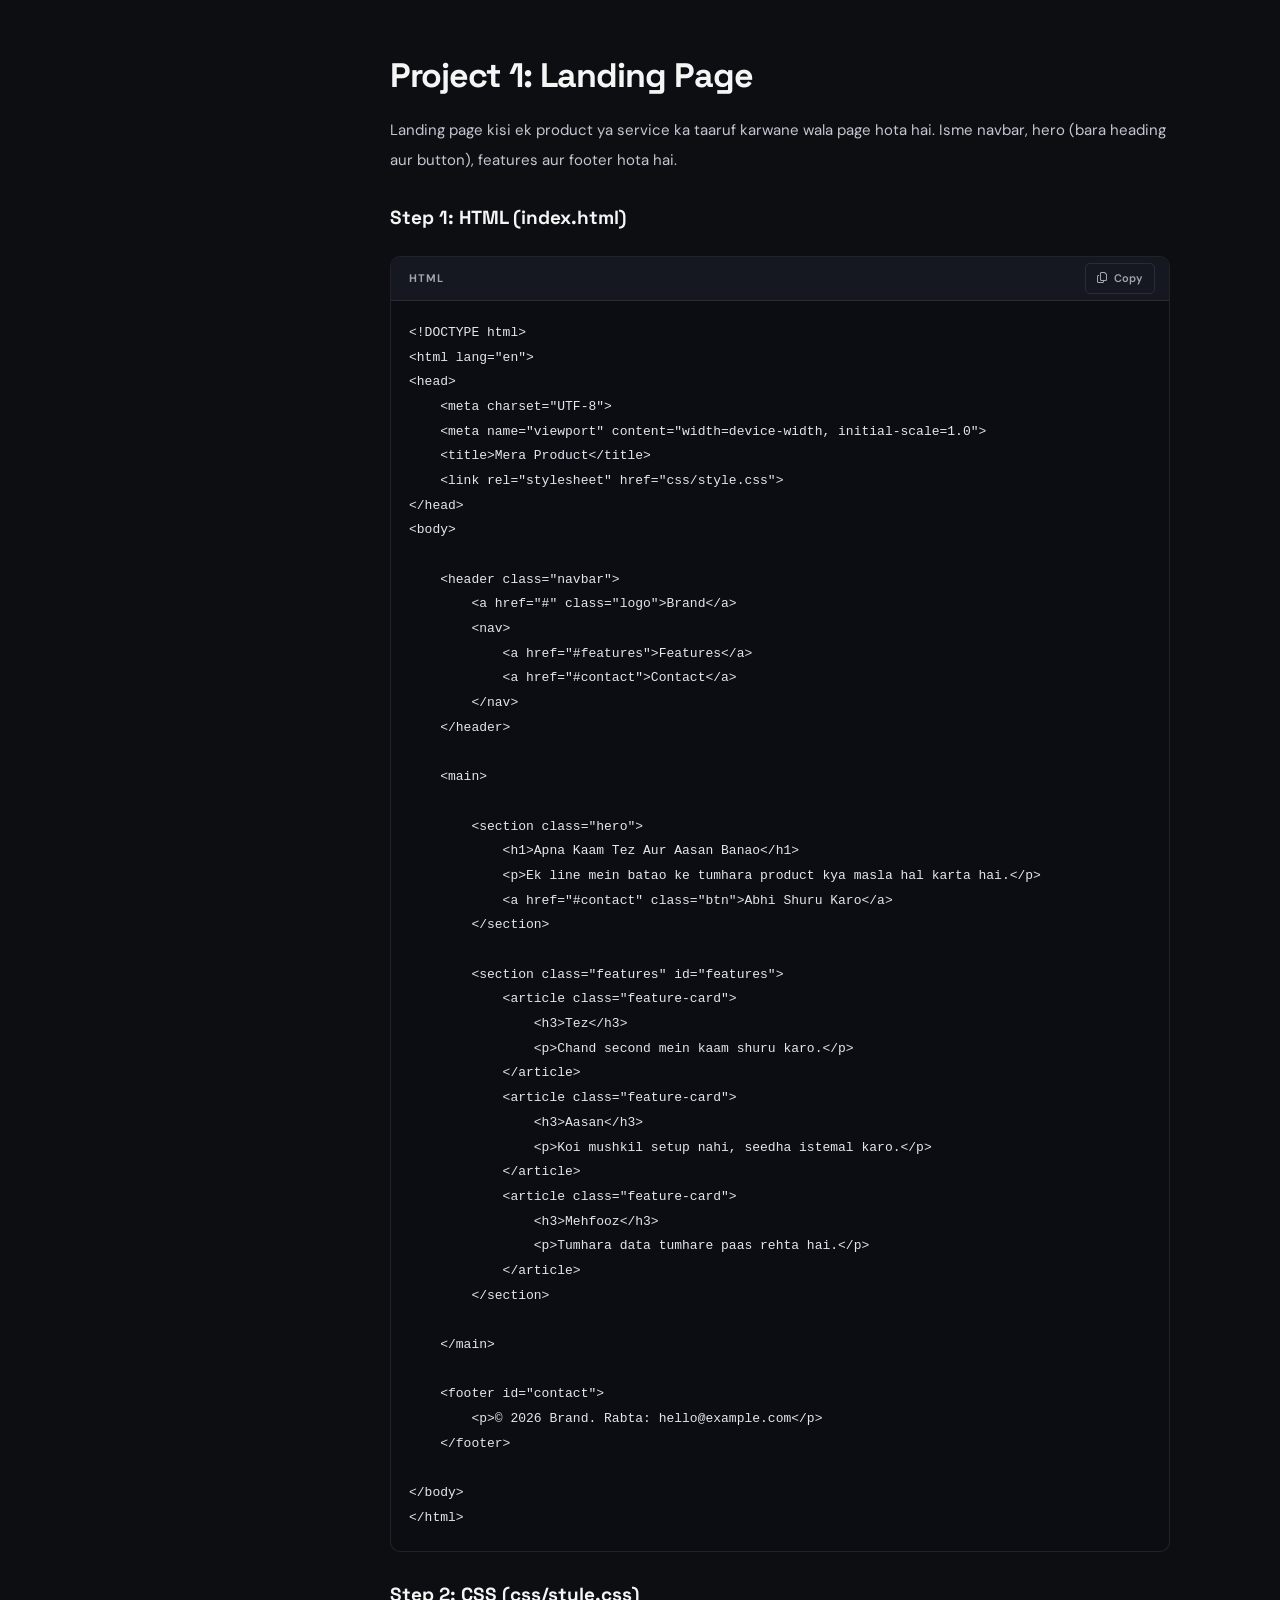
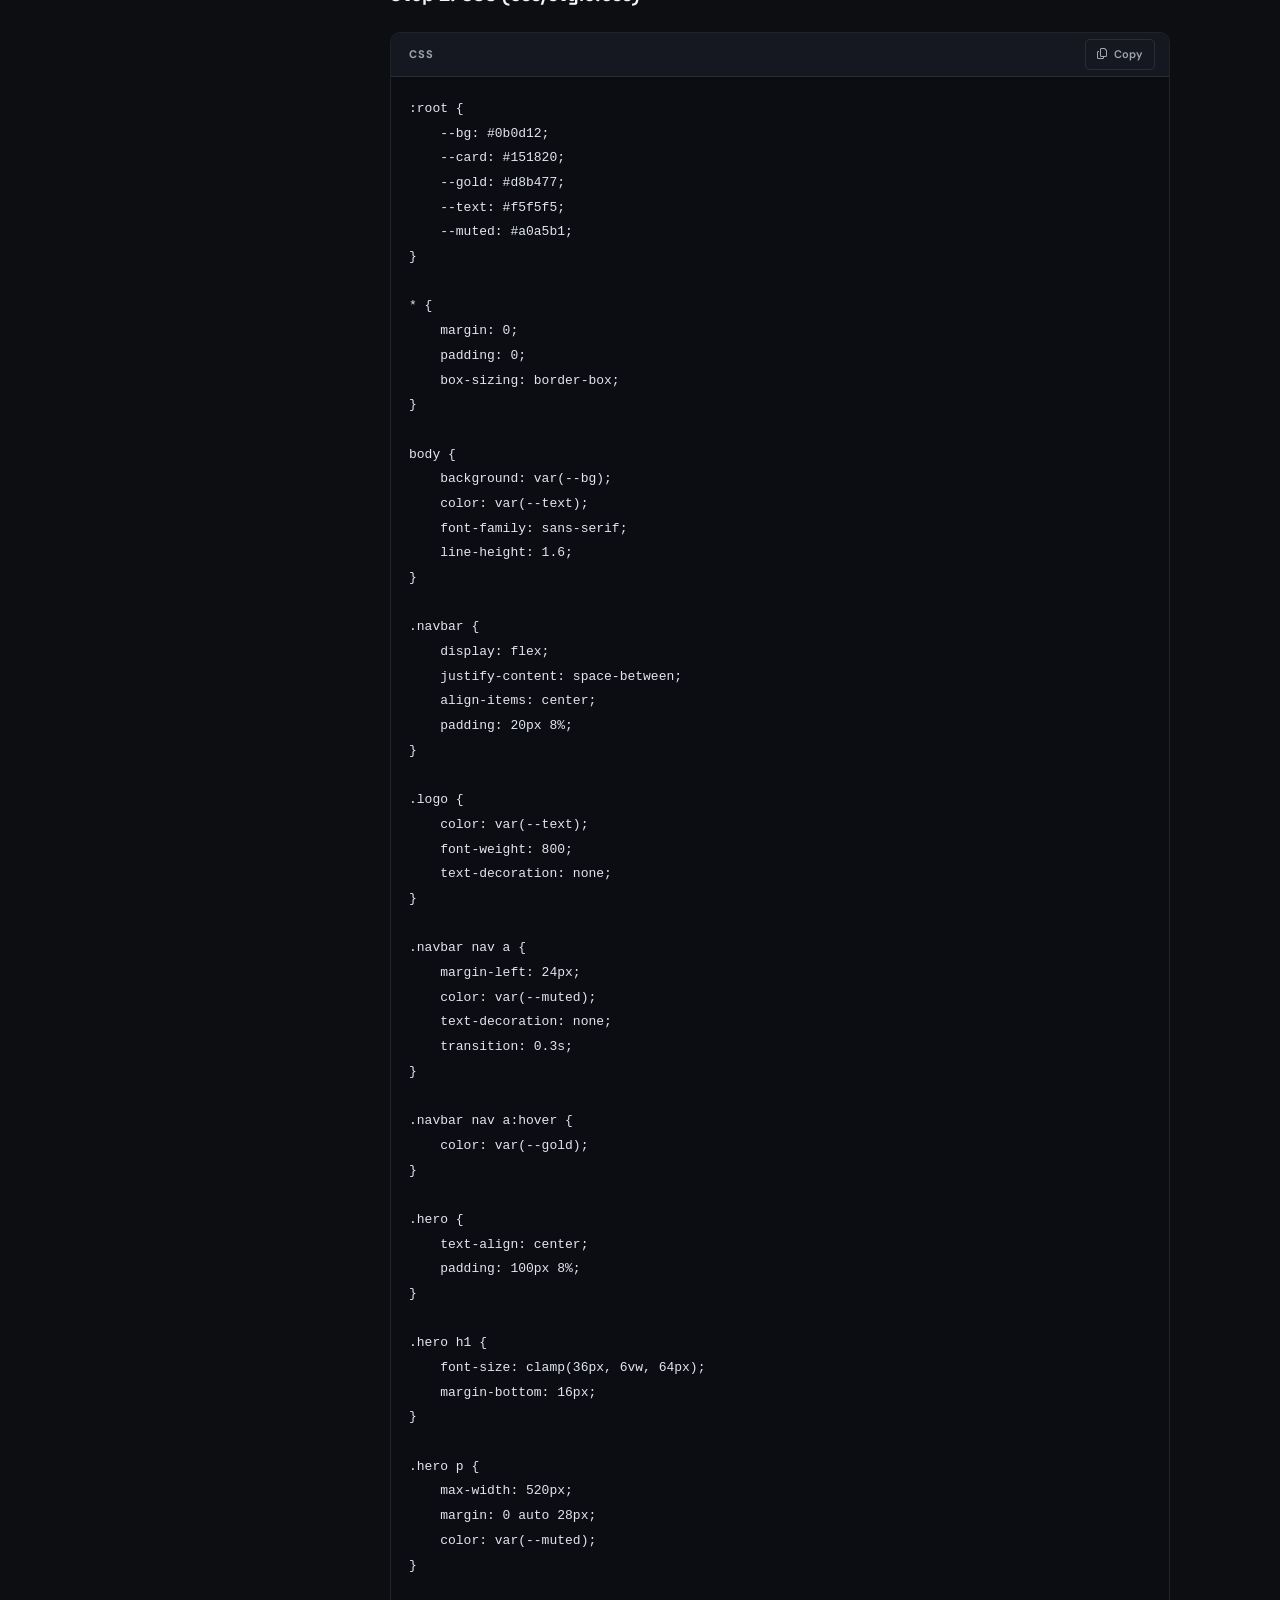
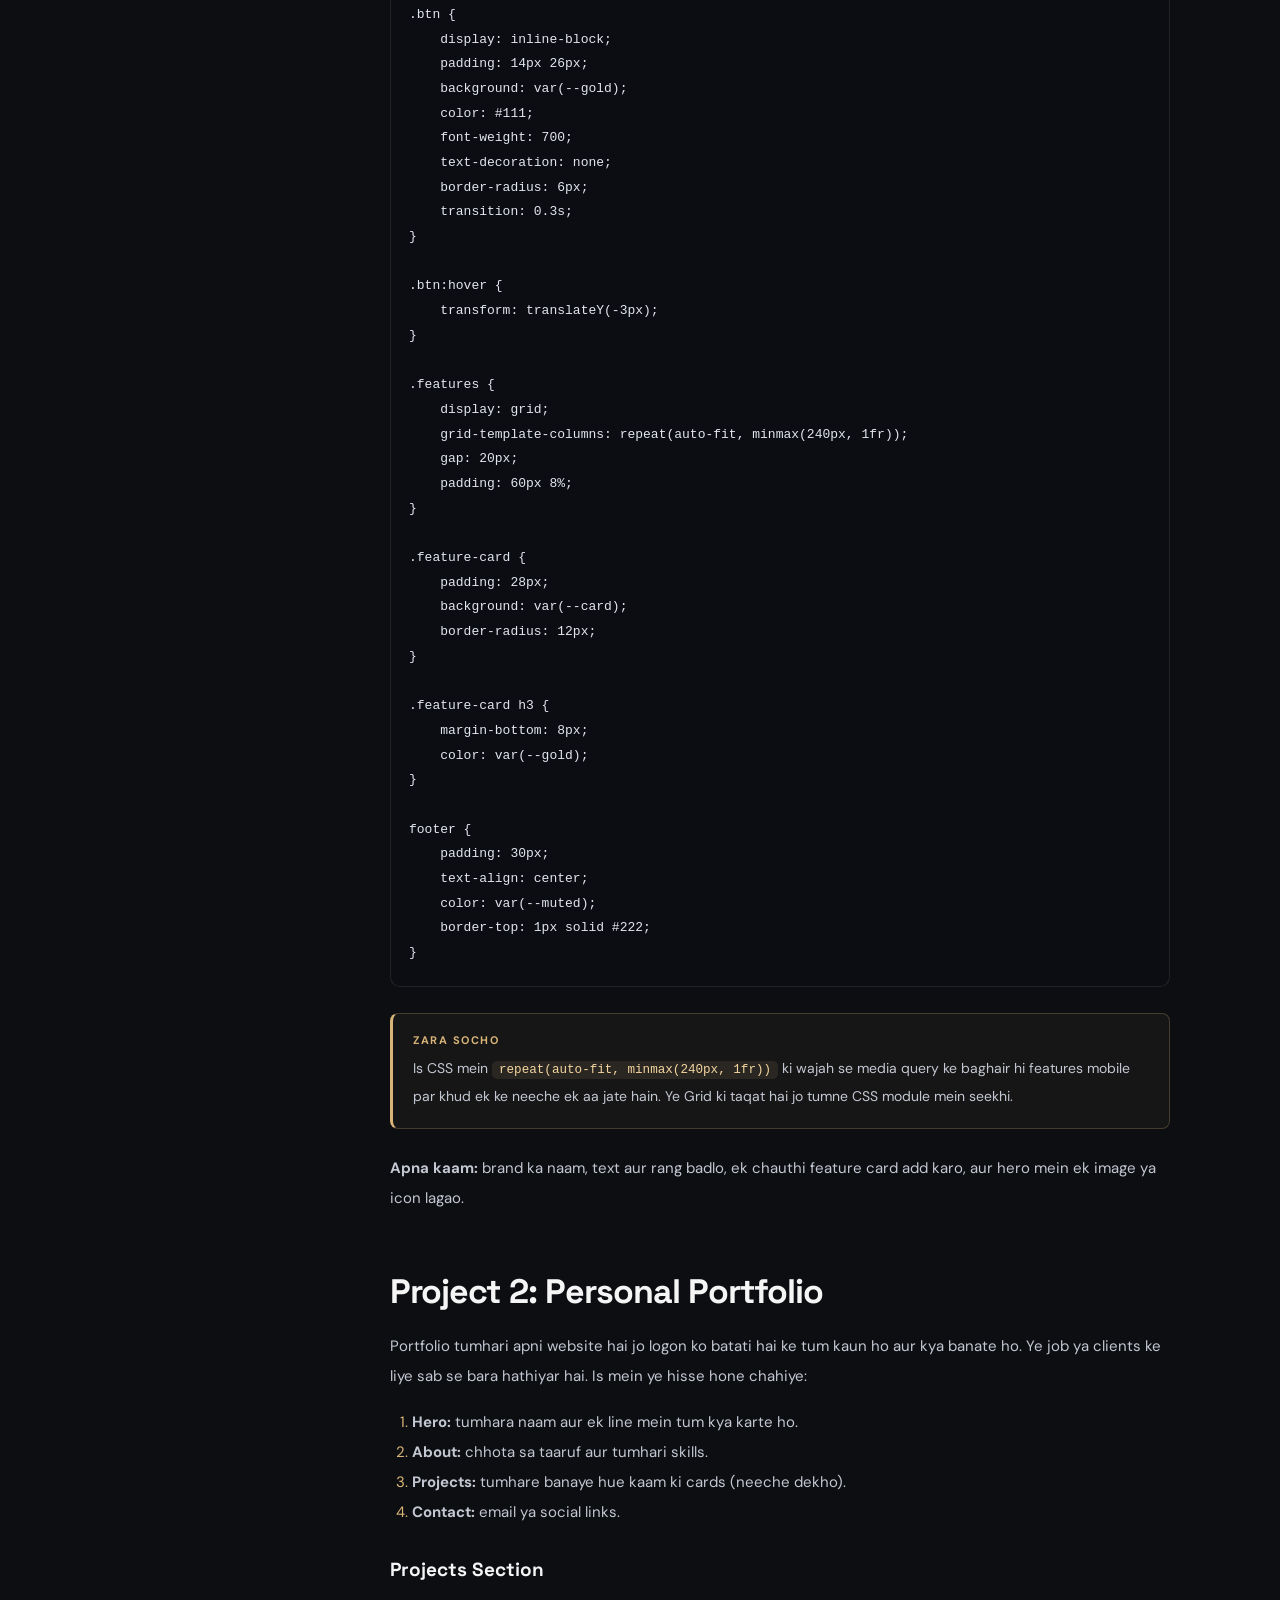
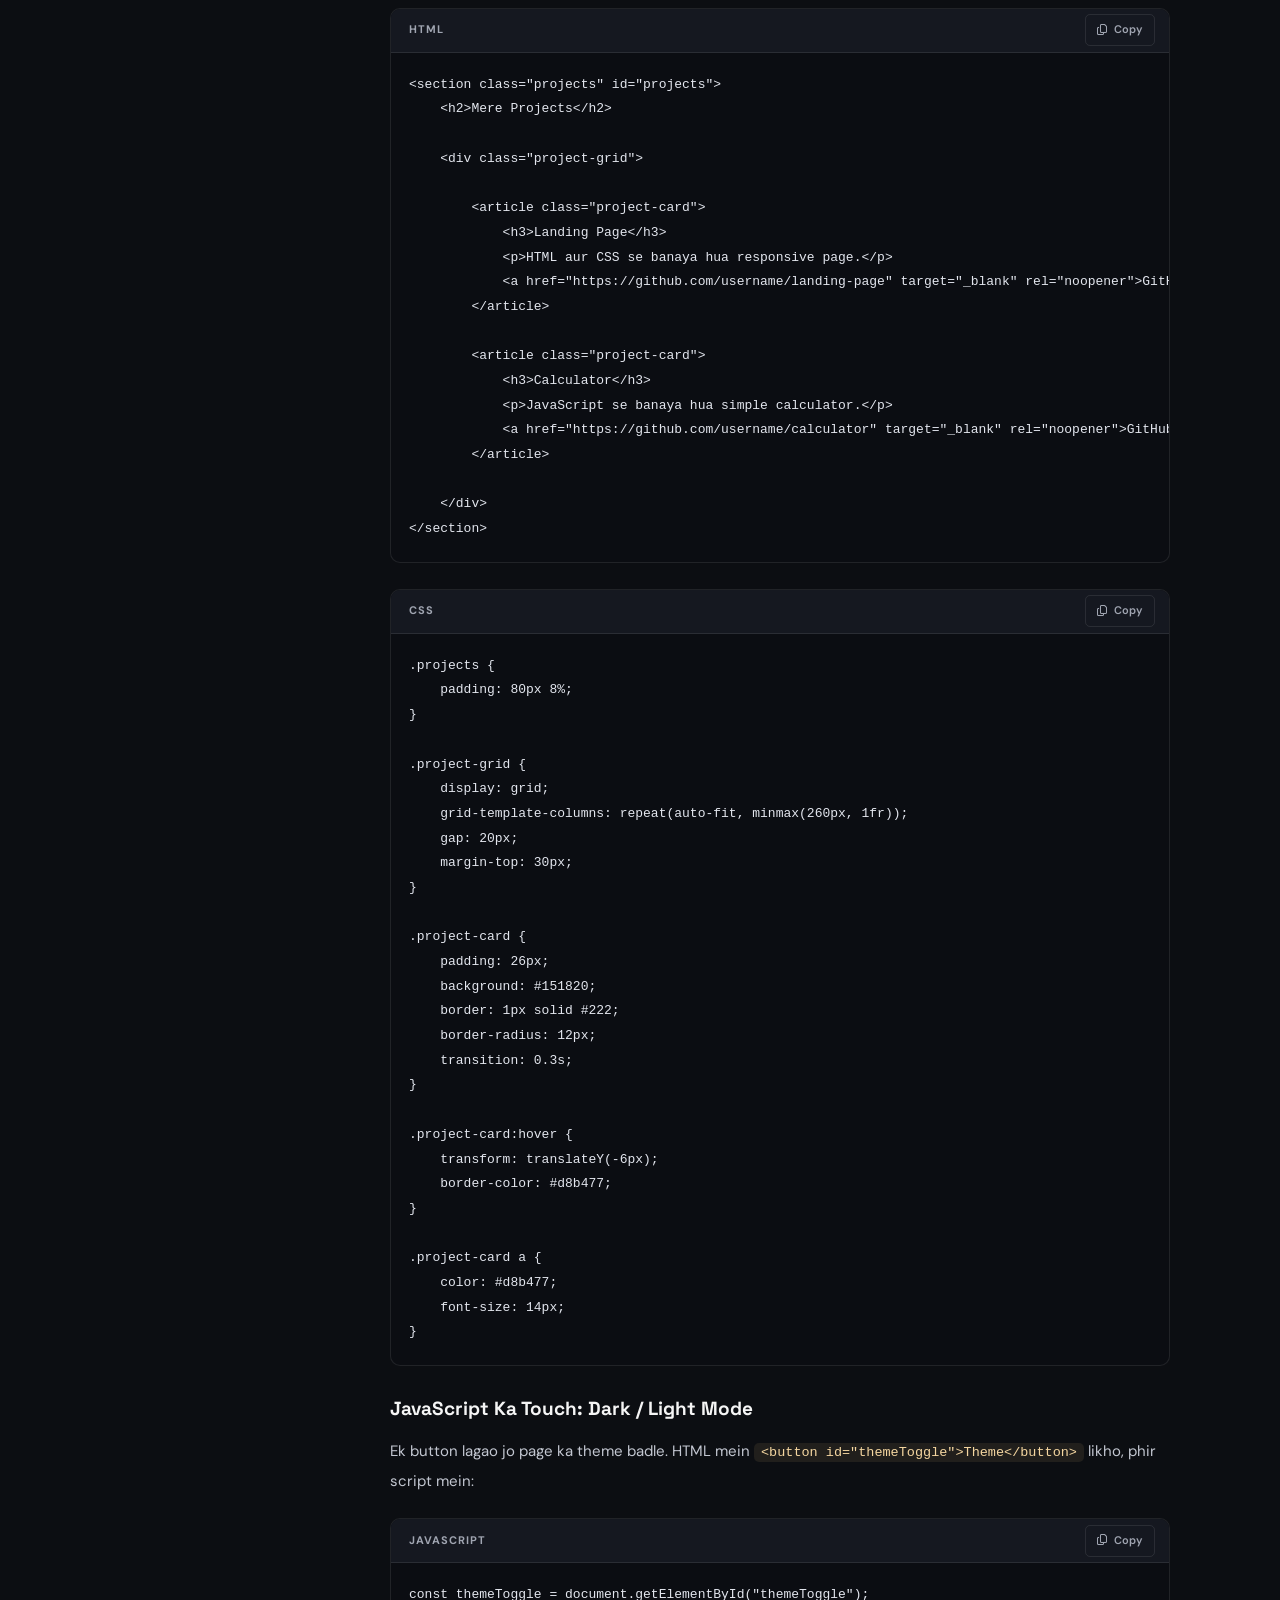
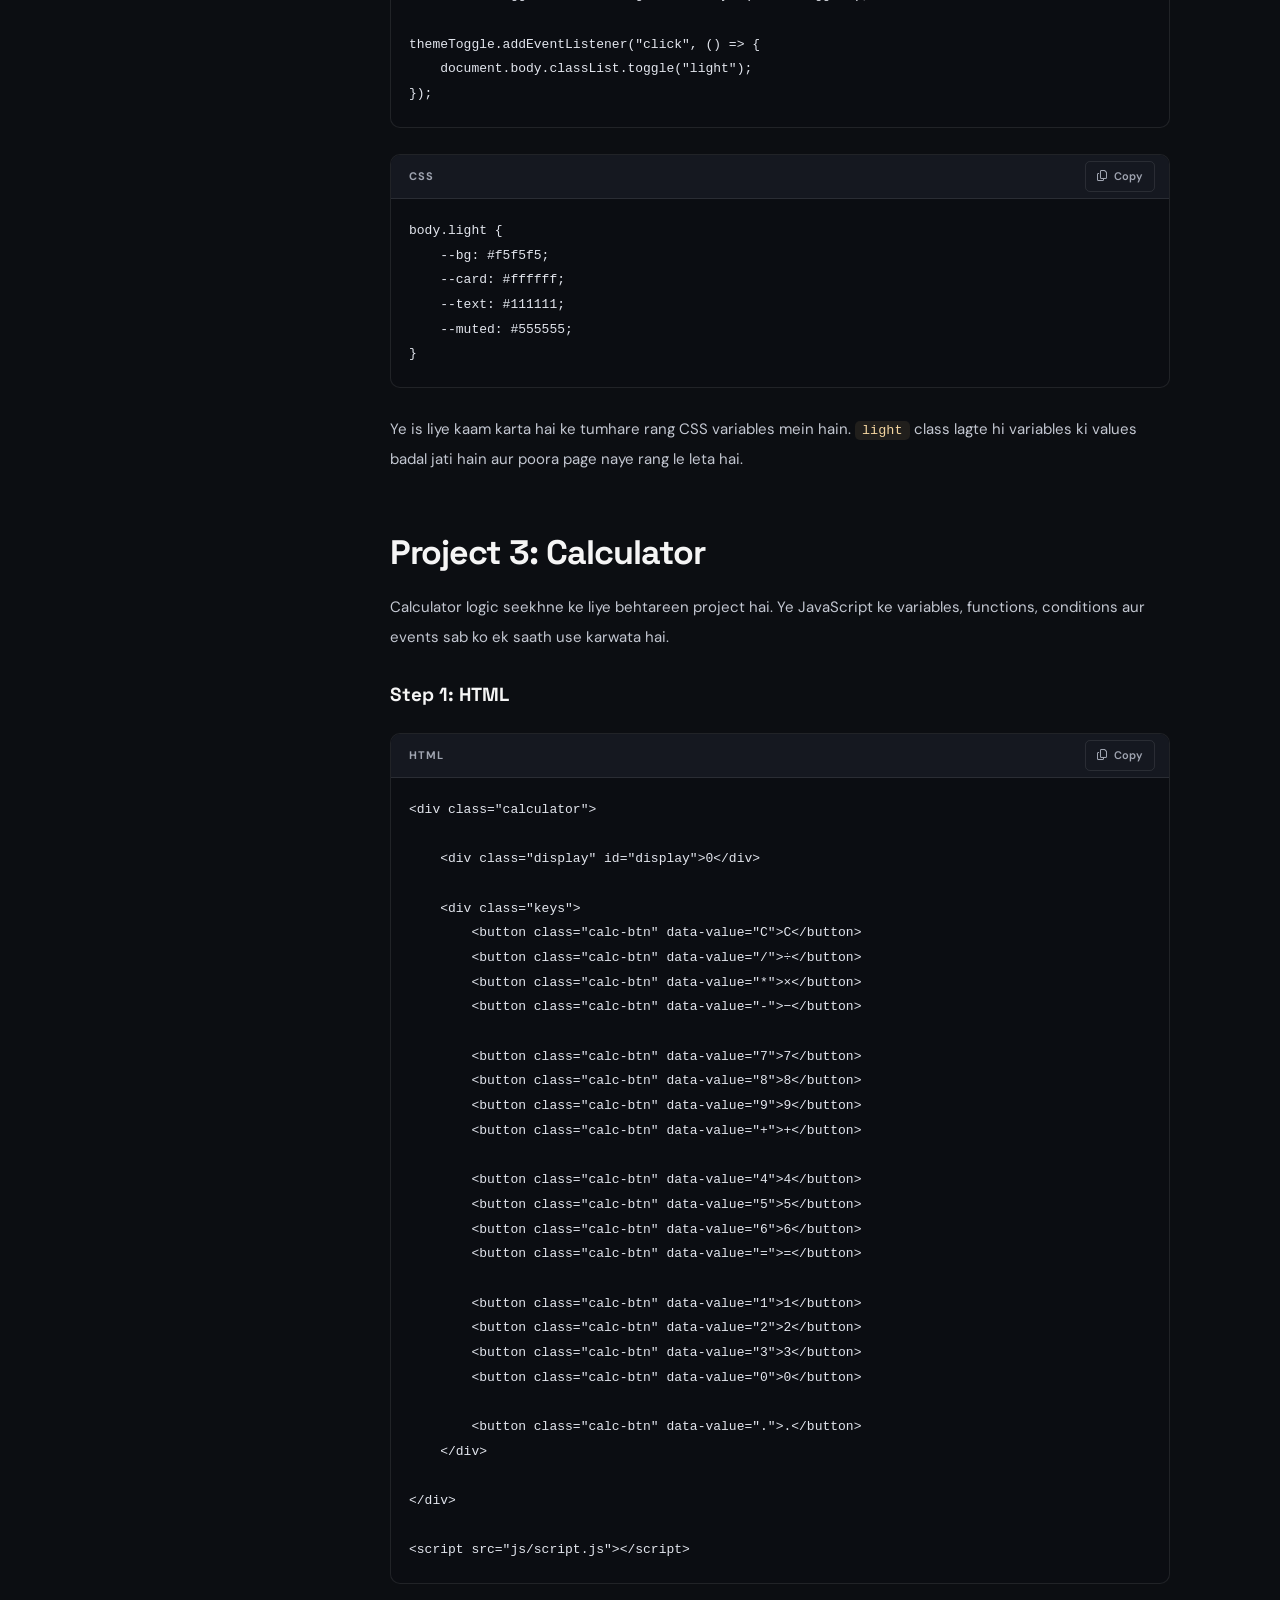
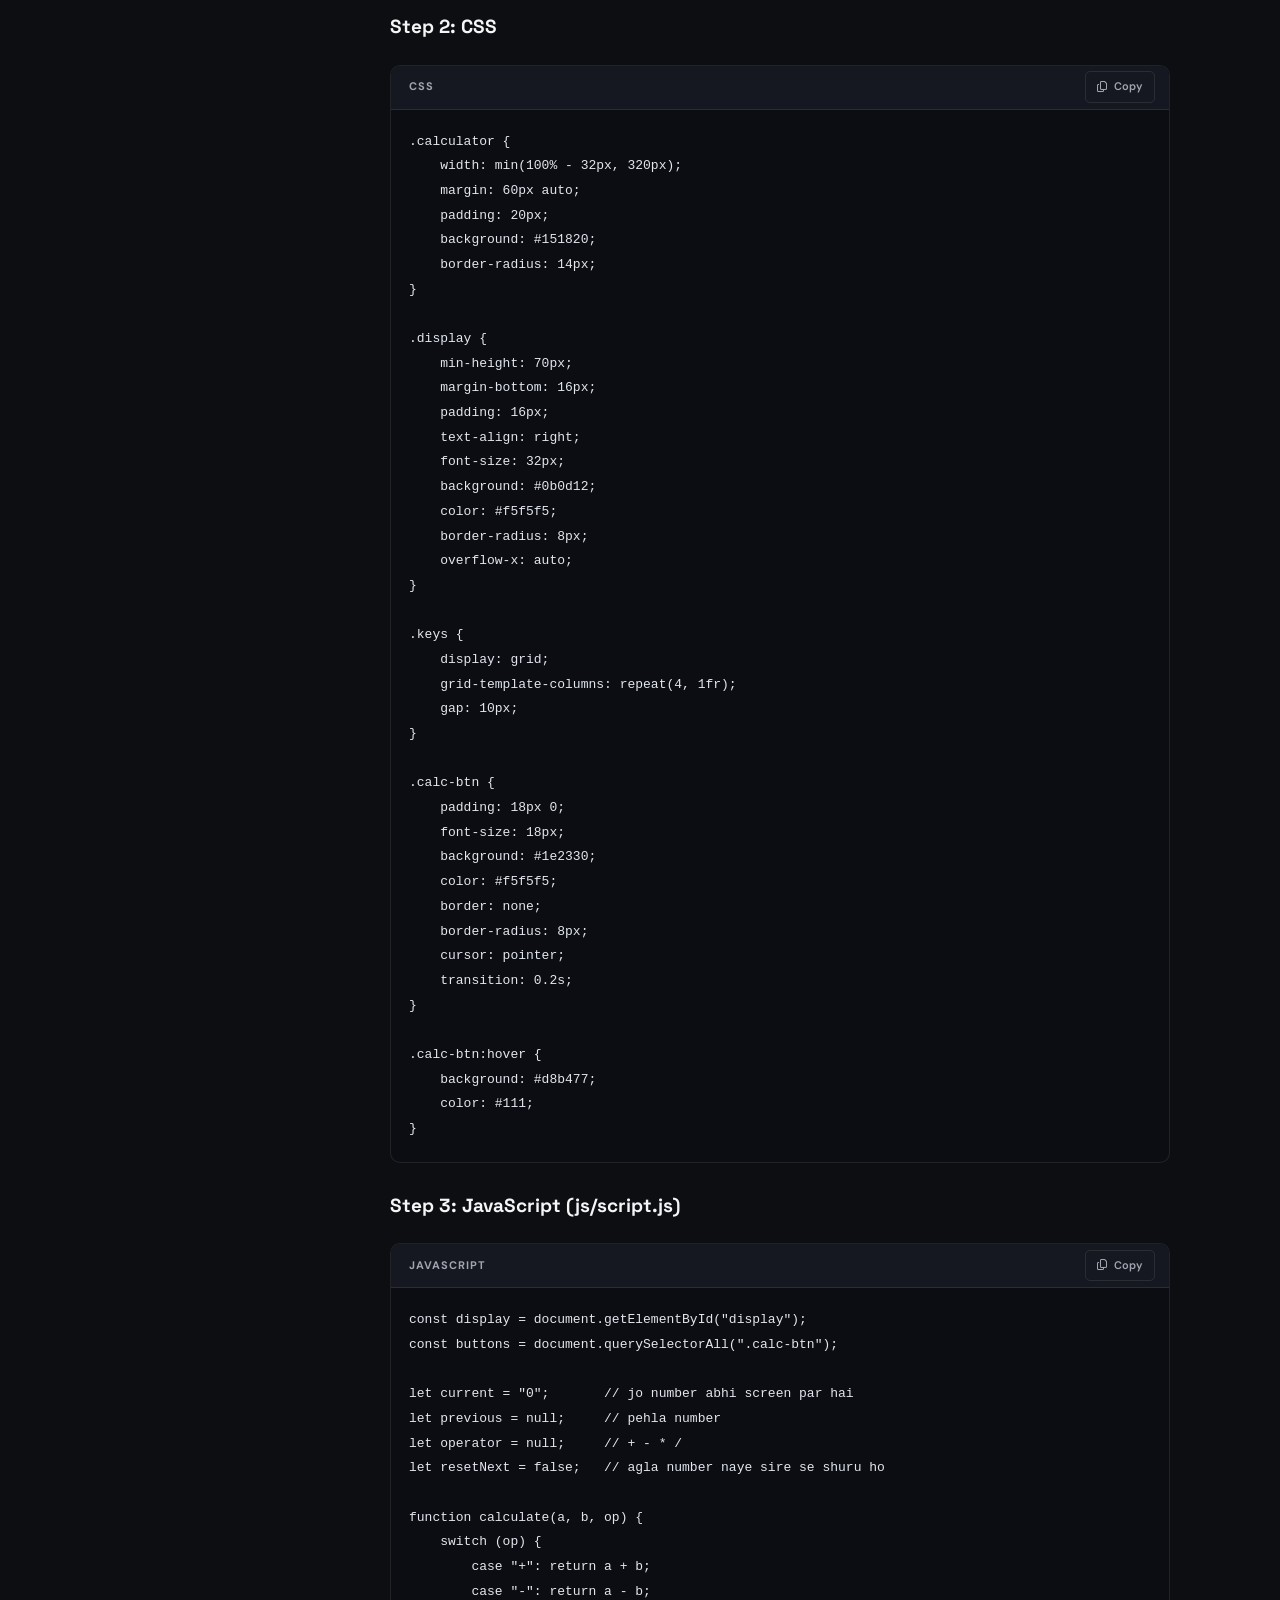
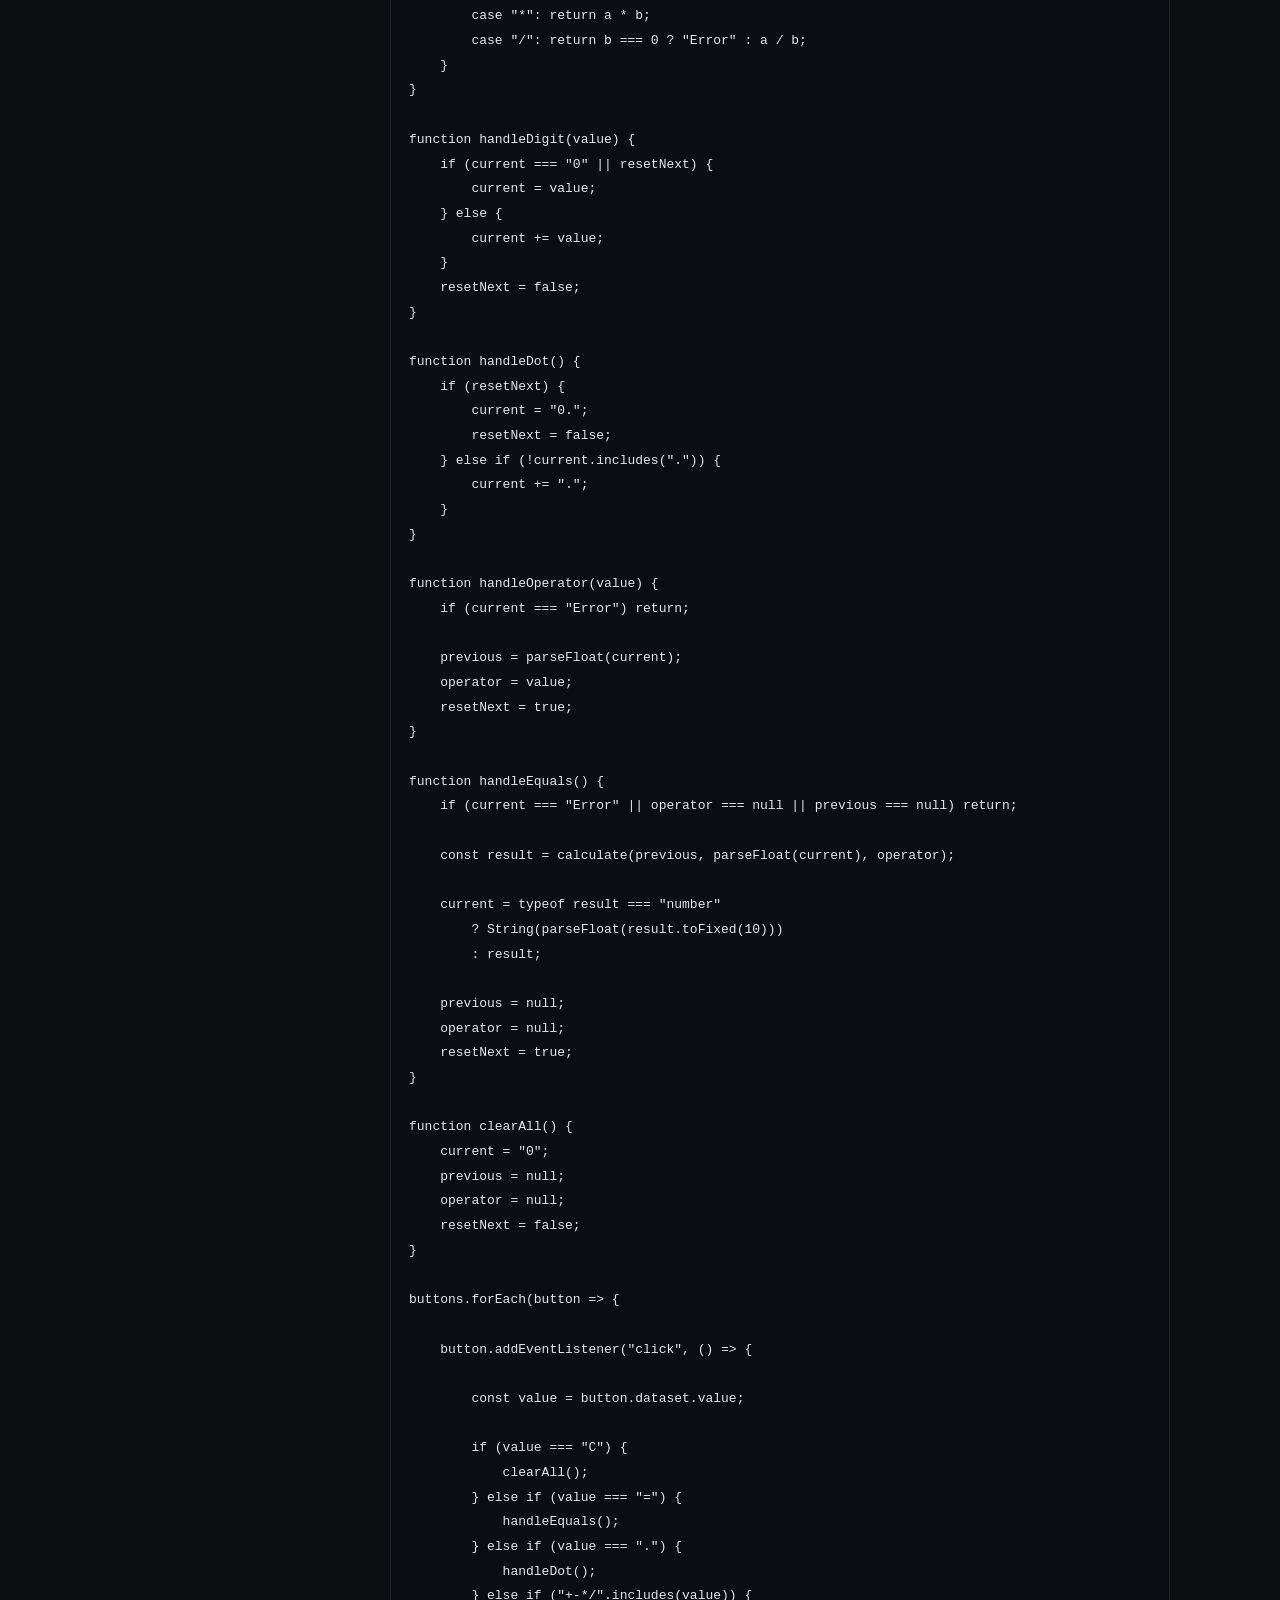
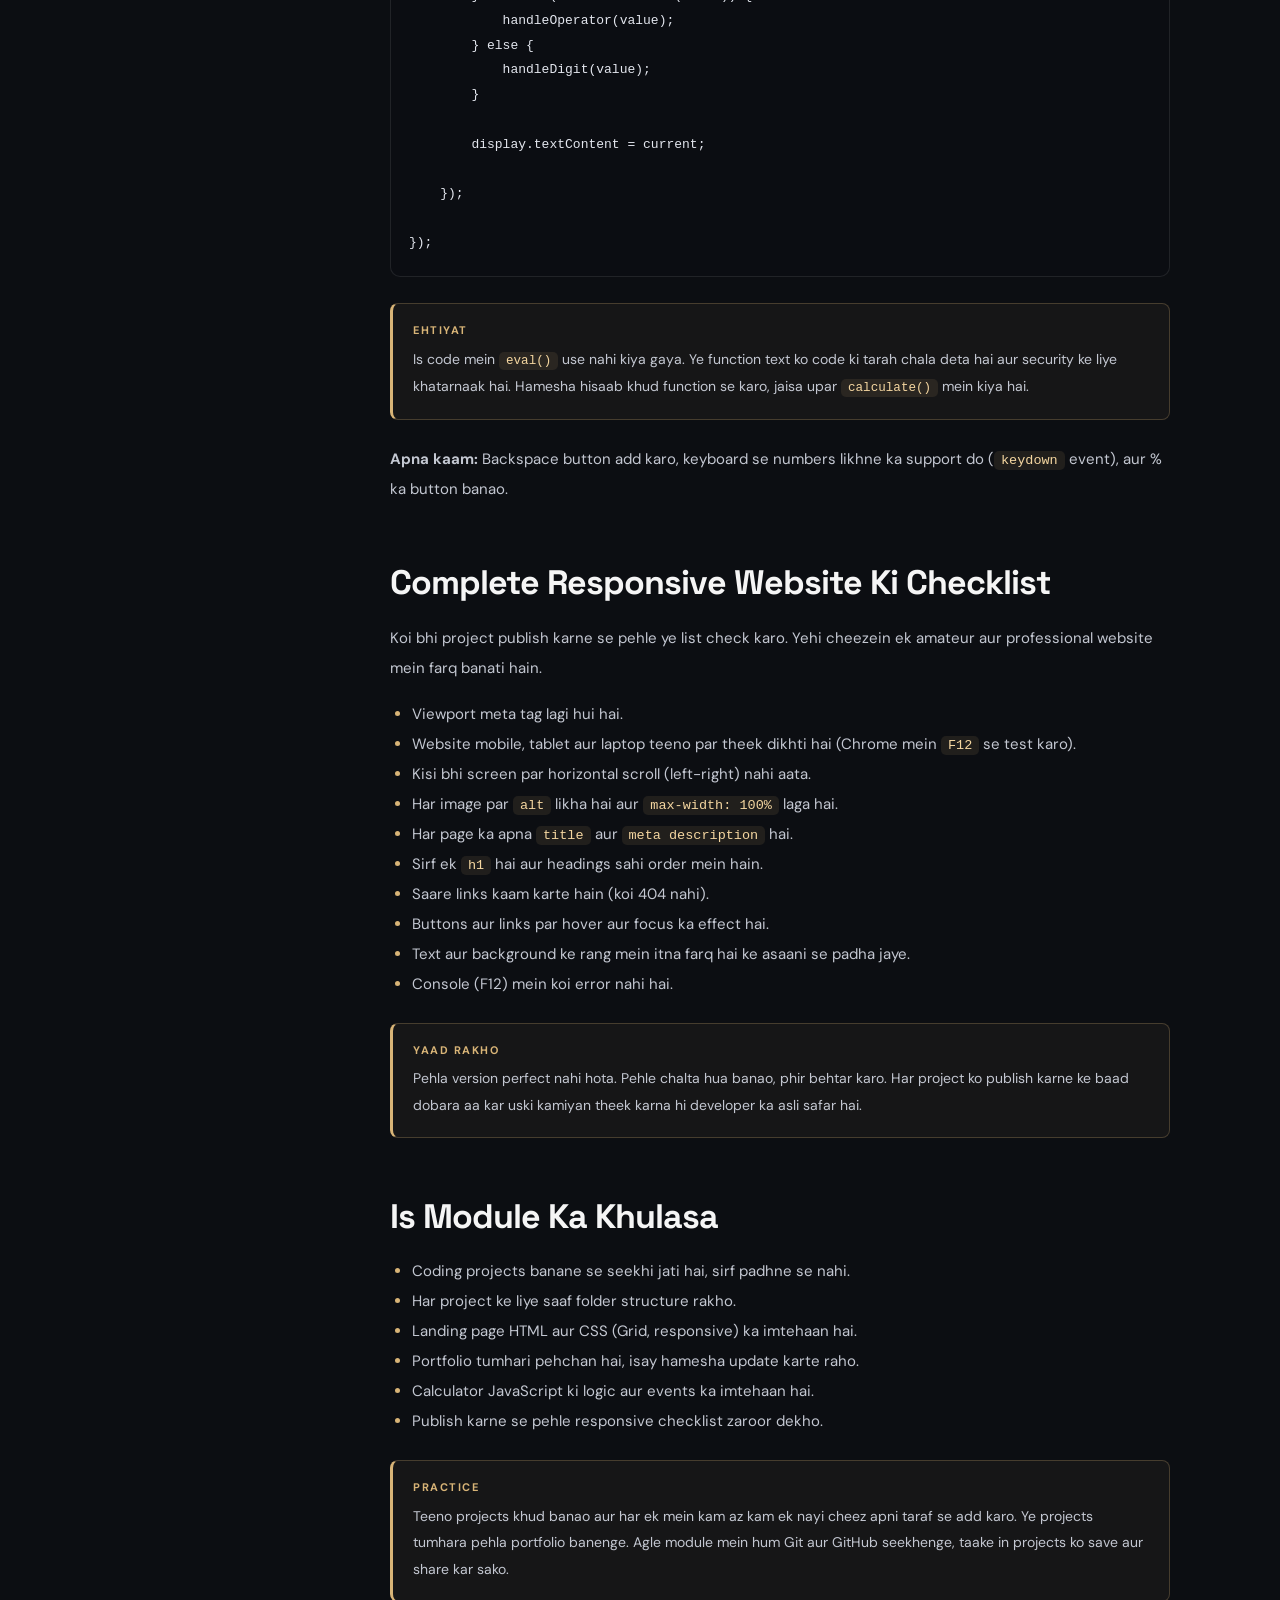
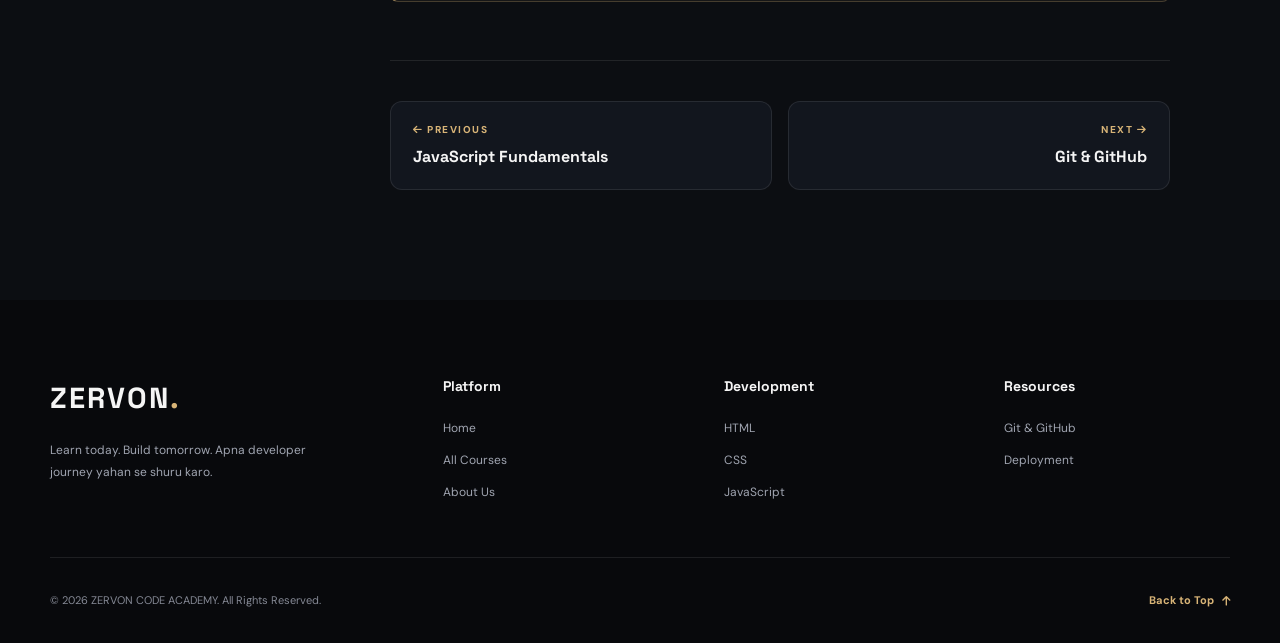
<file: project.html>
<!DOCTYPE html>
<html lang="en">

<head>
    <meta charset="UTF-8">
    <meta name="viewport" content="width=device-width, initial-scale=1.0">

    <meta name="theme-color" content="#0b0d12">

    <meta name="description"
        content="Real World Projects - Landing page, portfolio aur calculator jaise asli projects step-by-step Roman Urdu mein banao.">

    <title>Real World Projects | ZERVON Code Academy</title>

    <!-- Google Fonts -->
    <link rel="preconnect" href="https://fonts.googleapis.com">
    <link rel="preconnect" href="https://fonts.gstatic.com" crossorigin>

    <link href="https://fonts.googleapis.com/css2?family=DM+Sans:wght@400;500;600;700;800&family=Space+Grotesk:wght@400;500;600;700&display=swap"
        rel="stylesheet">

    <!-- Font Awesome -->
    <link rel="stylesheet"
        href="https://cdnjs.cloudflare.com/ajax/libs/font-awesome/6.5.2/css/all.min.css">

    <!-- Stylesheets -->
    <link rel="stylesheet" href="style.css">
    <link rel="stylesheet" href="lesson.css">

    <!-- JavaScript (app.js must load before lesson.js) -->
    <script src="app.js" defer></script>
    <script src="lesson.js" defer></script>

</head>

<body id="top" data-course="projects">

    <div class="reading-progress" id="readingProgress"></div>

    <a href="#lesson-content" class="skip-link">Skip to content</a>


    <!-- NAVIGATION -->
    <header class="navbar">

        <div class="nav-container">

            <a href="../index.html" class="logo">
                ZERVON<span>.</span>
            </a>

            <nav class="nav-links" id="navLinks">

                <a href="../index.html" class="nav-link">Home</a>

                <a href="../courses.html" class="nav-link active">Courses</a>

                <a href="../about.html" class="nav-link">About Us</a>

            </nav>

            <div class="nav-actions">

                <a href="../courses.html" class="nav-cta">
                    All Courses
                    <i class="fa-solid fa-arrow-right"></i>
                </a>

                <button
                    class="menu-toggle"
                    id="menuToggle"
                    aria-label="Open navigation menu"
                    aria-expanded="false"
                    aria-controls="navLinks"
                    type="button">

                    <span></span>
                    <span></span>
                    <span></span>

                </button>

            </div>

        </div>

    </header>


    <main>

        <!-- LESSON HERO -->
        <section class="lesson-hero">

            <div class="section-container">

                <nav class="breadcrumb" aria-label="Breadcrumb">
                    <a href="../index.html">Home</a>
                    <i class="fa-solid fa-chevron-right" aria-hidden="true"></i>
                    <a href="../courses.html">Courses</a>
                    <i class="fa-solid fa-chevron-right" aria-hidden="true"></i>
                    <span>Real World Projects</span>
                </nav>

                <span class="section-label">MODULE 06 · PRACTICAL LEARNING</span>

                <h1>
                    Real World
                    <span>Projects.</span>
                </h1>

                <p>
                    Ab tak jo seekha usay asli projects mein lagao. Landing
                    page, portfolio aur calculator step-by-step banao, aur
                    seekho ke ek complete responsive website kaise banti hai.
                </p>

                <div class="lesson-meta">
                    <span><i class="fa-regular fa-clock"></i> 8 Hours</span>
                    <span><i class="fa-solid fa-signal"></i> Intermediate</span>
                    <span><i class="fa-solid fa-language"></i> Roman Urdu</span>
                </div>

            </div>

        </section>


        <!-- LESSON BODY -->
        <section class="lesson-section">

            <div class="section-container">

                <div class="lesson-layout">

                    <!-- SIDEBAR (filled by lesson.js) -->
                    <aside class="lesson-sidebar" aria-label="Course navigation">

                        <div class="sidebar-card">
                            <h2>COURSE MODULES</h2>
                            <ul class="sidebar-list" id="moduleList"></ul>
                        </div>

                        <div class="sidebar-card sidebar-toc">
                            <h2>ON THIS PAGE</h2>
                            <ul class="sidebar-list" id="tocList"></ul>
                        </div>

                    </aside>


                    <!-- LESSON CONTENT -->
                    <article class="lesson-content" id="lesson-content">

                        <section class="lesson-block" id="how-to-learn">

                            <h2>Projects Se Kaise Seekhein?</h2>

                            <p>
                                Coding sirf padhne se nahi aati, banane se aati hai.
                                Tutorial dekh kar samajh aa jata hai, lekin jab
                                khud khali file se shuru karte ho tab asli seekhna
                                hota hai. Is module mein hum teen projects banayenge
                                aur har ek mein pichle modules ki skills use hongi.
                            </p>

                            <ul>
                                <li><strong>Landing Page:</strong> HTML aur CSS (structure, layout, responsive).</li>
                                <li><strong>Portfolio:</strong> HTML, CSS aur thora JavaScript.</li>
                                <li><strong>Calculator:</strong> HTML, CSS aur JavaScript ki logic.</li>
                            </ul>

                            <div class="callout">
                                <strong>SAB SE ZAROORI AADAT</strong>
                                <p>
                                    Code copy paste mat karo, har line khud type karo.
                                    Phir usme apni tarah se cheezein badlo: rang,
                                    text, layout. Ghalti hogi to Console (F12) mein
                                    error dekho. Ghaltiyon se hi seekhna hota hai.
                                </p>
                            </div>

                        </section>


                        <section class="lesson-block" id="project-structure">

                            <h2>Project Ka Folder Structure</h2>

                            <p>
                                Har project ek alag folder mein banao aur files
                                ko saaf tareeqe se rakho. Isay VS Code mein
                                <strong>File &rarr; Open Folder</strong> se kholo.
                            </p>

                            <div class="code-block">

                                <div class="code-block-header">
                                    <span class="code-lang">STRUCTURE</span>

                                    <button class="copy-btn" type="button">
                                        <i class="fa-regular fa-copy" aria-hidden="true"></i>
                                        <span>Copy</span>
                                    </button>
                                </div>

<pre><code>my-project/
├── index.html
├── css/
│   └── style.css
├── js/
│   └── script.js
└── images/</code></pre>

                            </div>

                            <p>
                                Folder aur files ke naam chhote haroof (lowercase)
                                mein rakho aur space ki jagah <code>-</code> use karo,
                                jaise <code>my-photo.jpg</code>. Ye GitHub Pages par
                                publish karte waqt masle se bachata hai.
                            </p>

                        </section>


                        <section class="lesson-block" id="landing-page">

                            <h2>Project 1: Landing Page</h2>

                            <p>
                                Landing page kisi ek product ya service ka
                                taaruf karwane wala page hota hai. Isme navbar,
                                hero (bara heading aur button), features aur
                                footer hota hai.
                            </p>

                            <h3>Step 1: HTML (index.html)</h3>

                            <div class="code-block">

                                <div class="code-block-header">
                                    <span class="code-lang">HTML</span>

                                    <button class="copy-btn" type="button">
                                        <i class="fa-regular fa-copy" aria-hidden="true"></i>
                                        <span>Copy</span>
                                    </button>
                                </div>

<pre><code>&lt;!DOCTYPE html&gt;
&lt;html lang="en"&gt;
&lt;head&gt;
    &lt;meta charset="UTF-8"&gt;
    &lt;meta name="viewport" content="width=device-width, initial-scale=1.0"&gt;
    &lt;title&gt;Mera Product&lt;/title&gt;
    &lt;link rel="stylesheet" href="css/style.css"&gt;
&lt;/head&gt;
&lt;body&gt;

    &lt;header class="navbar"&gt;
        &lt;a href="#" class="logo"&gt;Brand&lt;/a&gt;
        &lt;nav&gt;
            &lt;a href="#features"&gt;Features&lt;/a&gt;
            &lt;a href="#contact"&gt;Contact&lt;/a&gt;
        &lt;/nav&gt;
    &lt;/header&gt;

    &lt;main&gt;

        &lt;section class="hero"&gt;
            &lt;h1&gt;Apna Kaam Tez Aur Aasan Banao&lt;/h1&gt;
            &lt;p&gt;Ek line mein batao ke tumhara product kya masla hal karta hai.&lt;/p&gt;
            &lt;a href="#contact" class="btn"&gt;Abhi Shuru Karo&lt;/a&gt;
        &lt;/section&gt;

        &lt;section class="features" id="features"&gt;
            &lt;article class="feature-card"&gt;
                &lt;h3&gt;Tez&lt;/h3&gt;
                &lt;p&gt;Chand second mein kaam shuru karo.&lt;/p&gt;
            &lt;/article&gt;
            &lt;article class="feature-card"&gt;
                &lt;h3&gt;Aasan&lt;/h3&gt;
                &lt;p&gt;Koi mushkil setup nahi, seedha istemal karo.&lt;/p&gt;
            &lt;/article&gt;
            &lt;article class="feature-card"&gt;
                &lt;h3&gt;Mehfooz&lt;/h3&gt;
                &lt;p&gt;Tumhara data tumhare paas rehta hai.&lt;/p&gt;
            &lt;/article&gt;
        &lt;/section&gt;

    &lt;/main&gt;

    &lt;footer id="contact"&gt;
        &lt;p&gt;© 2026 Brand. Rabta: hello@example.com&lt;/p&gt;
    &lt;/footer&gt;

&lt;/body&gt;
&lt;/html&gt;</code></pre>

                            </div>

                            <h3>Step 2: CSS (css/style.css)</h3>

                            <div class="code-block">

                                <div class="code-block-header">
                                    <span class="code-lang">CSS</span>

                                    <button class="copy-btn" type="button">
                                        <i class="fa-regular fa-copy" aria-hidden="true"></i>
                                        <span>Copy</span>
                                    </button>
                                </div>

<pre><code>:root {
    --bg: #0b0d12;
    --card: #151820;
    --gold: #d8b477;
    --text: #f5f5f5;
    --muted: #a0a5b1;
}

* {
    margin: 0;
    padding: 0;
    box-sizing: border-box;
}

body {
    background: var(--bg);
    color: var(--text);
    font-family: sans-serif;
    line-height: 1.6;
}

.navbar {
    display: flex;
    justify-content: space-between;
    align-items: center;
    padding: 20px 8%;
}

.logo {
    color: var(--text);
    font-weight: 800;
    text-decoration: none;
}

.navbar nav a {
    margin-left: 24px;
    color: var(--muted);
    text-decoration: none;
    transition: 0.3s;
}

.navbar nav a:hover {
    color: var(--gold);
}

.hero {
    text-align: center;
    padding: 100px 8%;
}

.hero h1 {
    font-size: clamp(36px, 6vw, 64px);
    margin-bottom: 16px;
}

.hero p {
    max-width: 520px;
    margin: 0 auto 28px;
    color: var(--muted);
}

.btn {
    display: inline-block;
    padding: 14px 26px;
    background: var(--gold);
    color: #111;
    font-weight: 700;
    text-decoration: none;
    border-radius: 6px;
    transition: 0.3s;
}

.btn:hover {
    transform: translateY(-3px);
}

.features {
    display: grid;
    grid-template-columns: repeat(auto-fit, minmax(240px, 1fr));
    gap: 20px;
    padding: 60px 8%;
}

.feature-card {
    padding: 28px;
    background: var(--card);
    border-radius: 12px;
}

.feature-card h3 {
    margin-bottom: 8px;
    color: var(--gold);
}

footer {
    padding: 30px;
    text-align: center;
    color: var(--muted);
    border-top: 1px solid #222;
}</code></pre>

                            </div>

                            <div class="callout">
                                <strong>ZARA SOCHO</strong>
                                <p>
                                    Is CSS mein <code>repeat(auto-fit, minmax(240px, 1fr))</code>
                                    ki wajah se media query ke baghair hi features
                                    mobile par khud ek ke neeche ek aa jate hain.
                                    Ye Grid ki taqat hai jo tumne CSS module mein seekhi.
                                </p>
                            </div>

                            <p>
                                <strong>Apna kaam:</strong> brand ka naam, text aur
                                rang badlo, ek chauthi feature card add karo, aur
                                hero mein ek image ya icon lagao.
                            </p>

                        </section>


                        <section class="lesson-block" id="portfolio">

                            <h2>Project 2: Personal Portfolio</h2>

                            <p>
                                Portfolio tumhari apni website hai jo logon ko
                                batati hai ke tum kaun ho aur kya banate ho. Ye
                                job ya clients ke liye sab se bara hathiyar hai.
                                Is mein ye hisse hone chahiye:
                            </p>

                            <ol>
                                <li><strong>Hero:</strong> tumhara naam aur ek line mein tum kya karte ho.</li>
                                <li><strong>About:</strong> chhota sa taaruf aur tumhari skills.</li>
                                <li><strong>Projects:</strong> tumhare banaye hue kaam ki cards (neeche dekho).</li>
                                <li><strong>Contact:</strong> email ya social links.</li>
                            </ol>

                            <h3>Projects Section</h3>

                            <div class="code-block">

                                <div class="code-block-header">
                                    <span class="code-lang">HTML</span>

                                    <button class="copy-btn" type="button">
                                        <i class="fa-regular fa-copy" aria-hidden="true"></i>
                                        <span>Copy</span>
                                    </button>
                                </div>

<pre><code>&lt;section class="projects" id="projects"&gt;
    &lt;h2&gt;Mere Projects&lt;/h2&gt;

    &lt;div class="project-grid"&gt;

        &lt;article class="project-card"&gt;
            &lt;h3&gt;Landing Page&lt;/h3&gt;
            &lt;p&gt;HTML aur CSS se banaya hua responsive page.&lt;/p&gt;
            &lt;a href="https://github.com/username/landing-page" target="_blank" rel="noopener"&gt;GitHub par dekho&lt;/a&gt;
        &lt;/article&gt;

        &lt;article class="project-card"&gt;
            &lt;h3&gt;Calculator&lt;/h3&gt;
            &lt;p&gt;JavaScript se banaya hua simple calculator.&lt;/p&gt;
            &lt;a href="https://github.com/username/calculator" target="_blank" rel="noopener"&gt;GitHub par dekho&lt;/a&gt;
        &lt;/article&gt;

    &lt;/div&gt;
&lt;/section&gt;</code></pre>

                            </div>

                            <div class="code-block">

                                <div class="code-block-header">
                                    <span class="code-lang">CSS</span>

                                    <button class="copy-btn" type="button">
                                        <i class="fa-regular fa-copy" aria-hidden="true"></i>
                                        <span>Copy</span>
                                    </button>
                                </div>

<pre><code>.projects {
    padding: 80px 8%;
}

.project-grid {
    display: grid;
    grid-template-columns: repeat(auto-fit, minmax(260px, 1fr));
    gap: 20px;
    margin-top: 30px;
}

.project-card {
    padding: 26px;
    background: #151820;
    border: 1px solid #222;
    border-radius: 12px;
    transition: 0.3s;
}

.project-card:hover {
    transform: translateY(-6px);
    border-color: #d8b477;
}

.project-card a {
    color: #d8b477;
    font-size: 14px;
}</code></pre>

                            </div>

                            <h3>JavaScript Ka Touch: Dark / Light Mode</h3>

                            <p>
                                Ek button lagao jo page ka theme badle. HTML mein
                                <code>&lt;button id="themeToggle"&gt;Theme&lt;/button&gt;</code>
                                likho, phir script mein:
                            </p>

                            <div class="code-block">

                                <div class="code-block-header">
                                    <span class="code-lang">JAVASCRIPT</span>

                                    <button class="copy-btn" type="button">
                                        <i class="fa-regular fa-copy" aria-hidden="true"></i>
                                        <span>Copy</span>
                                    </button>
                                </div>

<pre><code>const themeToggle = document.getElementById("themeToggle");

themeToggle.addEventListener("click", () =&gt; {
    document.body.classList.toggle("light");
});</code></pre>

                            </div>

                            <div class="code-block">

                                <div class="code-block-header">
                                    <span class="code-lang">CSS</span>

                                    <button class="copy-btn" type="button">
                                        <i class="fa-regular fa-copy" aria-hidden="true"></i>
                                        <span>Copy</span>
                                    </button>
                                </div>

<pre><code>body.light {
    --bg: #f5f5f5;
    --card: #ffffff;
    --text: #111111;
    --muted: #555555;
}</code></pre>

                            </div>

                            <p>
                                Ye is liye kaam karta hai ke tumhare rang CSS
                                variables mein hain. <code>light</code> class lagte
                                hi variables ki values badal jati hain aur poora
                                page naye rang le leta hai.
                            </p>

                        </section>


                        <section class="lesson-block" id="calculator">

                            <h2>Project 3: Calculator</h2>

                            <p>
                                Calculator logic seekhne ke liye behtareen project
                                hai. Ye JavaScript ke variables, functions, conditions
                                aur events sab ko ek saath use karwata hai.
                            </p>

                            <h3>Step 1: HTML</h3>

                            <div class="code-block">

                                <div class="code-block-header">
                                    <span class="code-lang">HTML</span>

                                    <button class="copy-btn" type="button">
                                        <i class="fa-regular fa-copy" aria-hidden="true"></i>
                                        <span>Copy</span>
                                    </button>
                                </div>

<pre><code>&lt;div class="calculator"&gt;

    &lt;div class="display" id="display"&gt;0&lt;/div&gt;

    &lt;div class="keys"&gt;
        &lt;button class="calc-btn" data-value="C"&gt;C&lt;/button&gt;
        &lt;button class="calc-btn" data-value="/"&gt;÷&lt;/button&gt;
        &lt;button class="calc-btn" data-value="*"&gt;×&lt;/button&gt;
        &lt;button class="calc-btn" data-value="-"&gt;−&lt;/button&gt;

        &lt;button class="calc-btn" data-value="7"&gt;7&lt;/button&gt;
        &lt;button class="calc-btn" data-value="8"&gt;8&lt;/button&gt;
        &lt;button class="calc-btn" data-value="9"&gt;9&lt;/button&gt;
        &lt;button class="calc-btn" data-value="+"&gt;+&lt;/button&gt;

        &lt;button class="calc-btn" data-value="4"&gt;4&lt;/button&gt;
        &lt;button class="calc-btn" data-value="5"&gt;5&lt;/button&gt;
        &lt;button class="calc-btn" data-value="6"&gt;6&lt;/button&gt;
        &lt;button class="calc-btn" data-value="="&gt;=&lt;/button&gt;

        &lt;button class="calc-btn" data-value="1"&gt;1&lt;/button&gt;
        &lt;button class="calc-btn" data-value="2"&gt;2&lt;/button&gt;
        &lt;button class="calc-btn" data-value="3"&gt;3&lt;/button&gt;
        &lt;button class="calc-btn" data-value="0"&gt;0&lt;/button&gt;

        &lt;button class="calc-btn" data-value="."&gt;.&lt;/button&gt;
    &lt;/div&gt;

&lt;/div&gt;

&lt;script src="js/script.js"&gt;&lt;/script&gt;</code></pre>

                            </div>

                            <h3>Step 2: CSS</h3>

                            <div class="code-block">

                                <div class="code-block-header">
                                    <span class="code-lang">CSS</span>

                                    <button class="copy-btn" type="button">
                                        <i class="fa-regular fa-copy" aria-hidden="true"></i>
                                        <span>Copy</span>
                                    </button>
                                </div>

<pre><code>.calculator {
    width: min(100% - 32px, 320px);
    margin: 60px auto;
    padding: 20px;
    background: #151820;
    border-radius: 14px;
}

.display {
    min-height: 70px;
    margin-bottom: 16px;
    padding: 16px;
    text-align: right;
    font-size: 32px;
    background: #0b0d12;
    color: #f5f5f5;
    border-radius: 8px;
    overflow-x: auto;
}

.keys {
    display: grid;
    grid-template-columns: repeat(4, 1fr);
    gap: 10px;
}

.calc-btn {
    padding: 18px 0;
    font-size: 18px;
    background: #1e2330;
    color: #f5f5f5;
    border: none;
    border-radius: 8px;
    cursor: pointer;
    transition: 0.2s;
}

.calc-btn:hover {
    background: #d8b477;
    color: #111;
}</code></pre>

                            </div>

                            <h3>Step 3: JavaScript (js/script.js)</h3>

                            <div class="code-block">

                                <div class="code-block-header">
                                    <span class="code-lang">JAVASCRIPT</span>

                                    <button class="copy-btn" type="button">
                                        <i class="fa-regular fa-copy" aria-hidden="true"></i>
                                        <span>Copy</span>
                                    </button>
                                </div>

<pre><code>const display = document.getElementById("display");
const buttons = document.querySelectorAll(".calc-btn");

let current = "0";       // jo number abhi screen par hai
let previous = null;     // pehla number
let operator = null;     // + - * /
let resetNext = false;   // agla number naye sire se shuru ho

function calculate(a, b, op) {
    switch (op) {
        case "+": return a + b;
        case "-": return a - b;
        case "*": return a * b;
        case "/": return b === 0 ? "Error" : a / b;
    }
}

function handleDigit(value) {
    if (current === "0" || resetNext) {
        current = value;
    } else {
        current += value;
    }
    resetNext = false;
}

function handleDot() {
    if (resetNext) {
        current = "0.";
        resetNext = false;
    } else if (!current.includes(".")) {
        current += ".";
    }
}

function handleOperator(value) {
    if (current === "Error") return;

    previous = parseFloat(current);
    operator = value;
    resetNext = true;
}

function handleEquals() {
    if (current === "Error" || operator === null || previous === null) return;

    const result = calculate(previous, parseFloat(current), operator);

    current = typeof result === "number"
        ? String(parseFloat(result.toFixed(10)))
        : result;

    previous = null;
    operator = null;
    resetNext = true;
}

function clearAll() {
    current = "0";
    previous = null;
    operator = null;
    resetNext = false;
}

buttons.forEach(button =&gt; {

    button.addEventListener("click", () =&gt; {

        const value = button.dataset.value;

        if (value === "C") {
            clearAll();
        } else if (value === "=") {
            handleEquals();
        } else if (value === ".") {
            handleDot();
        } else if ("+-*/".includes(value)) {
            handleOperator(value);
        } else {
            handleDigit(value);
        }

        display.textContent = current;

    });

});</code></pre>

                            </div>

                            <div class="callout">
                                <strong>EHTIYAT</strong>
                                <p>
                                    Is code mein <code>eval()</code> use nahi kiya gaya.
                                    Ye function text ko code ki tarah chala deta hai aur
                                    security ke liye khatarnaak hai. Hamesha hisaab
                                    khud function se karo, jaisa upar <code>calculate()</code>
                                    mein kiya hai.
                                </p>
                            </div>

                            <p>
                                <strong>Apna kaam:</strong> Backspace button add karo,
                                keyboard se numbers likhne ka support do
                                (<code>keydown</code> event), aur % ka button banao.
                            </p>

                        </section>


                        <section class="lesson-block" id="responsive-checklist">

                            <h2>Complete Responsive Website Ki Checklist</h2>

                            <p>
                                Koi bhi project publish karne se pehle ye list
                                check karo. Yehi cheezein ek amateur aur
                                professional website mein farq banati hain.
                            </p>

                            <ul>
                                <li>Viewport meta tag lagi hui hai.</li>
                                <li>Website mobile, tablet aur laptop teeno par theek dikhti hai (Chrome mein <code>F12</code> se test karo).</li>
                                <li>Kisi bhi screen par horizontal scroll (left-right) nahi aata.</li>
                                <li>Har image par <code>alt</code> likha hai aur <code>max-width: 100%</code> laga hai.</li>
                                <li>Har page ka apna <code>title</code> aur <code>meta description</code> hai.</li>
                                <li>Sirf ek <code>h1</code> hai aur headings sahi order mein hain.</li>
                                <li>Saare links kaam karte hain (koi 404 nahi).</li>
                                <li>Buttons aur links par hover aur focus ka effect hai.</li>
                                <li>Text aur background ke rang mein itna farq hai ke asaani se padha jaye.</li>
                                <li>Console (F12) mein koi error nahi hai.</li>
                            </ul>

                            <div class="callout">
                                <strong>YAAD RAKHO</strong>
                                <p>
                                    Pehla version perfect nahi hota. Pehle chalta hua
                                    banao, phir behtar karo. Har project ko publish
                                    karne ke baad dobara aa kar uski kamiyan theek karna
                                    hi developer ka asli safar hai.
                                </p>
                            </div>

                        </section>


                        <section class="lesson-block" id="summary">

                            <h2>Is Module Ka Khulasa</h2>

                            <ul>
                                <li>Coding projects banane se seekhi jati hai, sirf padhne se nahi.</li>
                                <li>Har project ke liye saaf folder structure rakho.</li>
                                <li>Landing page HTML aur CSS (Grid, responsive) ka imtehaan hai.</li>
                                <li>Portfolio tumhari pehchan hai, isay hamesha update karte raho.</li>
                                <li>Calculator JavaScript ki logic aur events ka imtehaan hai.</li>
                                <li>Publish karne se pehle responsive checklist zaroor dekho.</li>
                            </ul>

                            <div class="callout">
                                <strong>PRACTICE</strong>
                                <p>
                                    Teeno projects khud banao aur har ek mein kam az
                                    kam ek nayi cheez apni taraf se add karo. Ye
                                    projects tumhara pehla portfolio banenge. Agle
                                    module mein hum Git aur GitHub seekhenge, taake
                                    in projects ko save aur share kar sako.
                                </p>
                            </div>

                        </section>


                        <!-- PREVIOUS / NEXT (filled by lesson.js) -->
                        <nav class="lesson-nav" id="lessonNav" aria-label="Lesson navigation"></nav>

                    </article>

                </div>

            </div>

        </section>

    </main>


    <!-- FOOTER -->
    <footer class="footer">

        <div class="section-container">

            <div class="footer-main">

                <div class="footer-brand">

                    <a href="../index.html" class="logo">
                        ZERVON<span>.</span>
                    </a>

                    <p>
                        Learn today. Build tomorrow.
                        Apna developer journey yahan se shuru karo.
                    </p>

                </div>


                <div class="footer-column">

                    <h3>Platform</h3>

                    <a href="../index.html">Home</a>

                    <a href="../courses.html">All Courses</a>

                    <a href="../about.html">About Us</a>

                </div>


                <div class="footer-column">

                    <h3>Development</h3>

                    <a href="html.html">HTML</a>

                    <a href="css.html">CSS</a>

                    <a href="javascript.html">JavaScript</a>

                </div>


                <div class="footer-column">

                    <h3>Resources</h3>

                    <a href="github.html">Git &amp; GitHub</a>

                    <a href="deployment.html">Deployment</a>

                </div>

            </div>


            <div class="footer-bottom">

                <p>
                    © 2026 ZERVON CODE ACADEMY.
                    All Rights Reserved.
                </p>

                <a href="#top" class="back-to-top">
                    Back to Top
                    <i class="fa-solid fa-arrow-up"></i>
                </a>

            </div>

        </div>

    </footer>

</body>

</html>
</file>
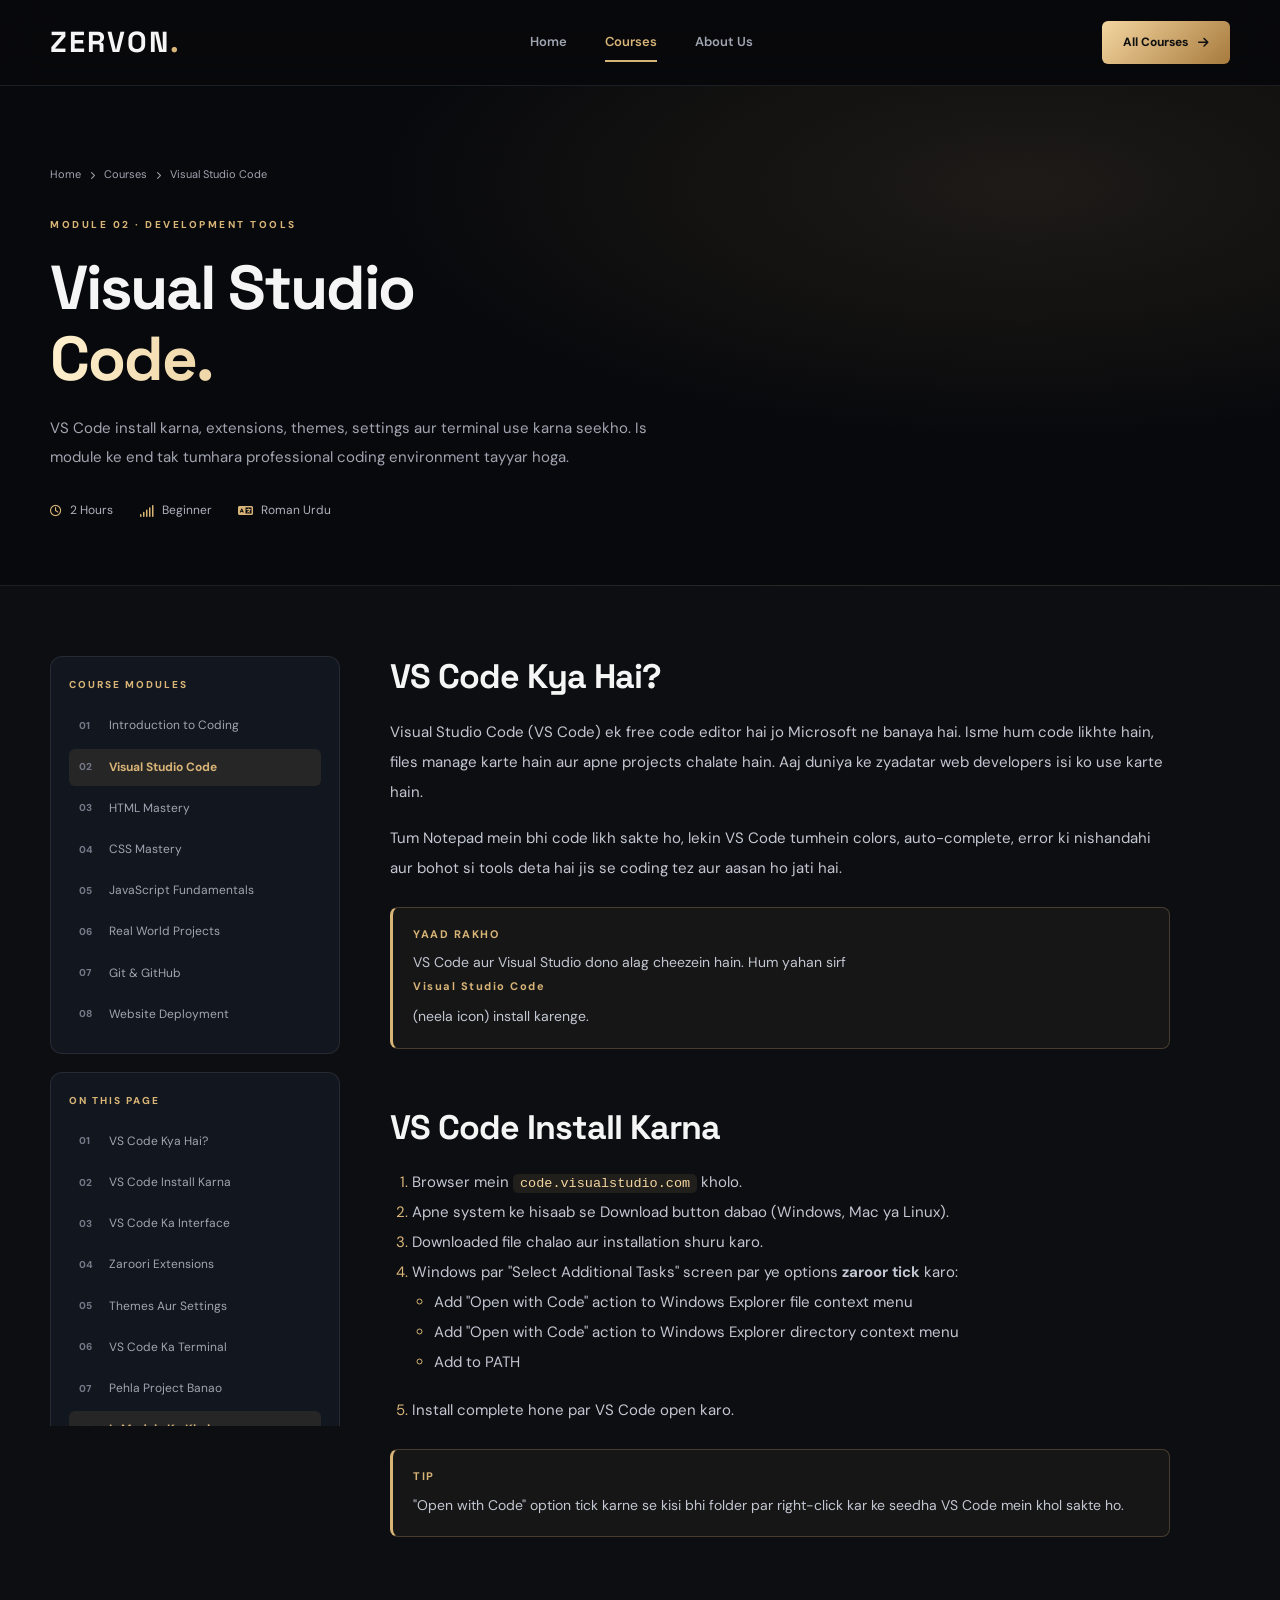
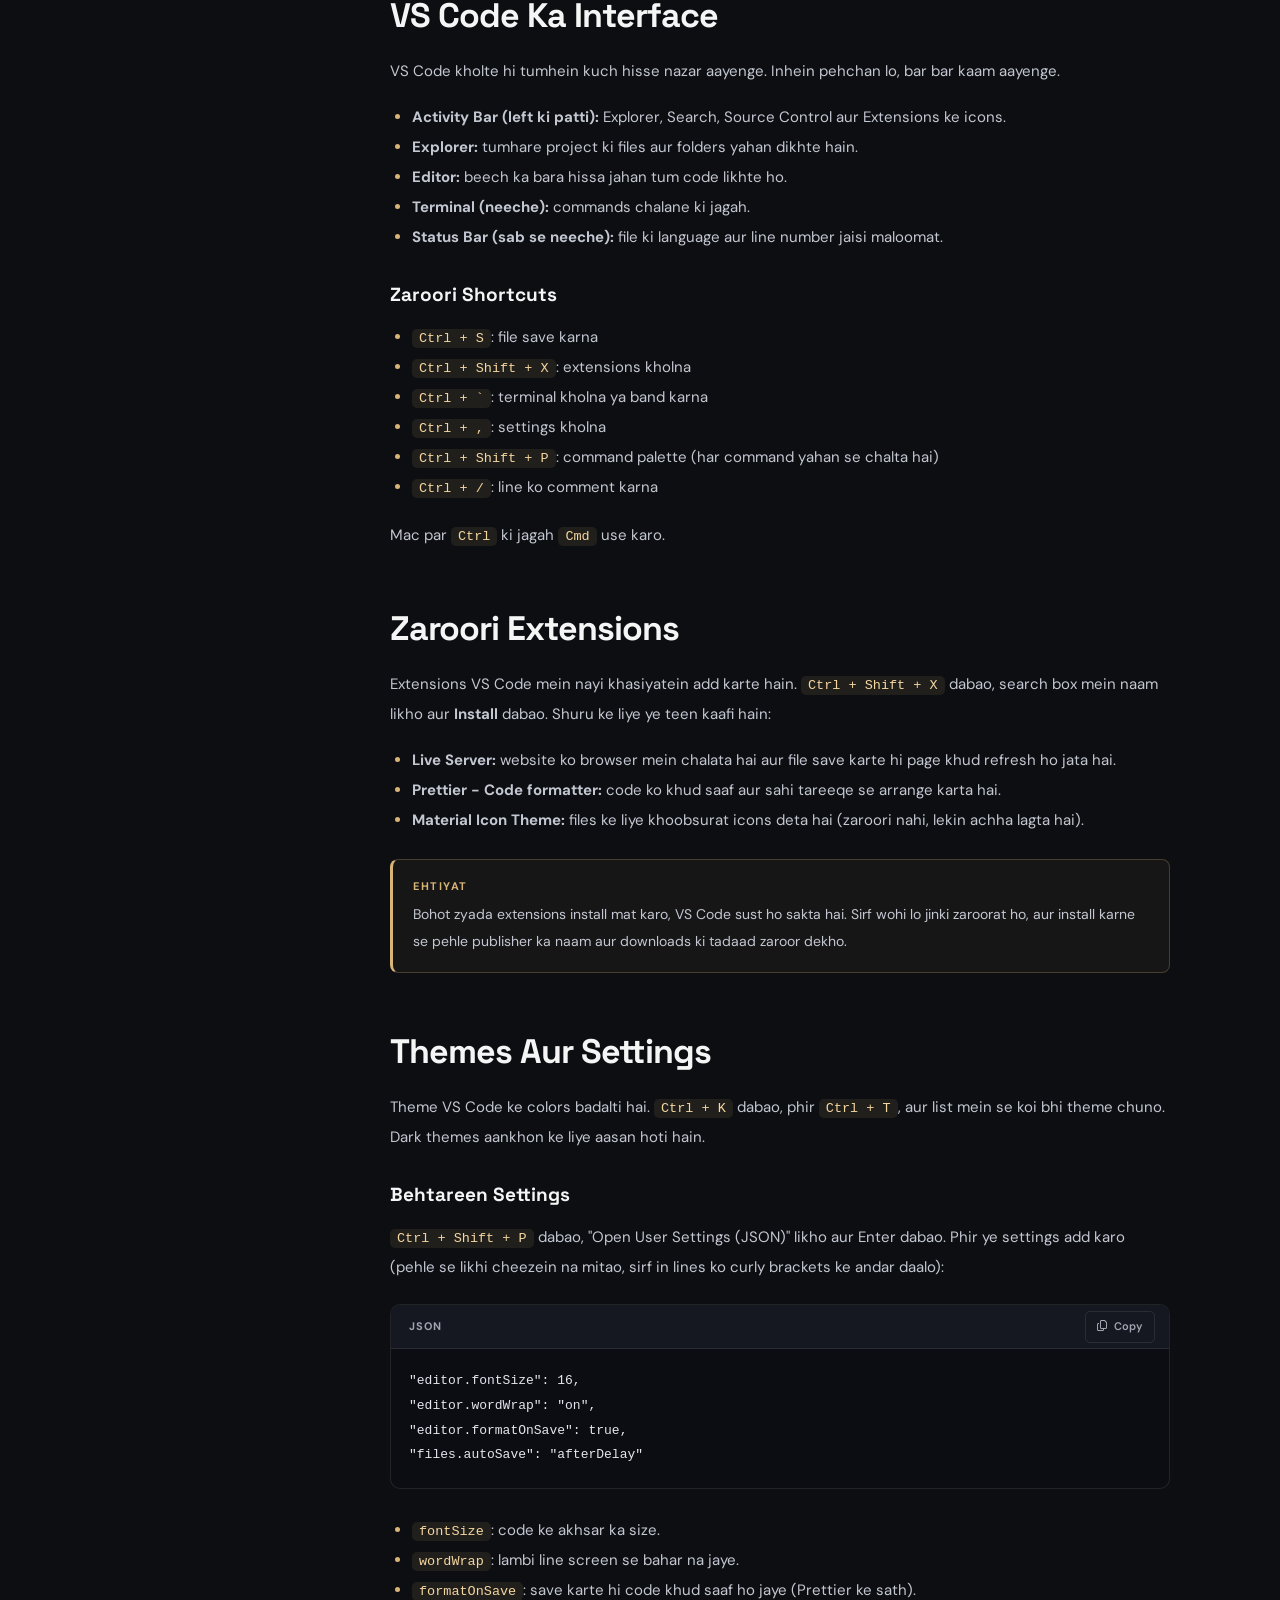
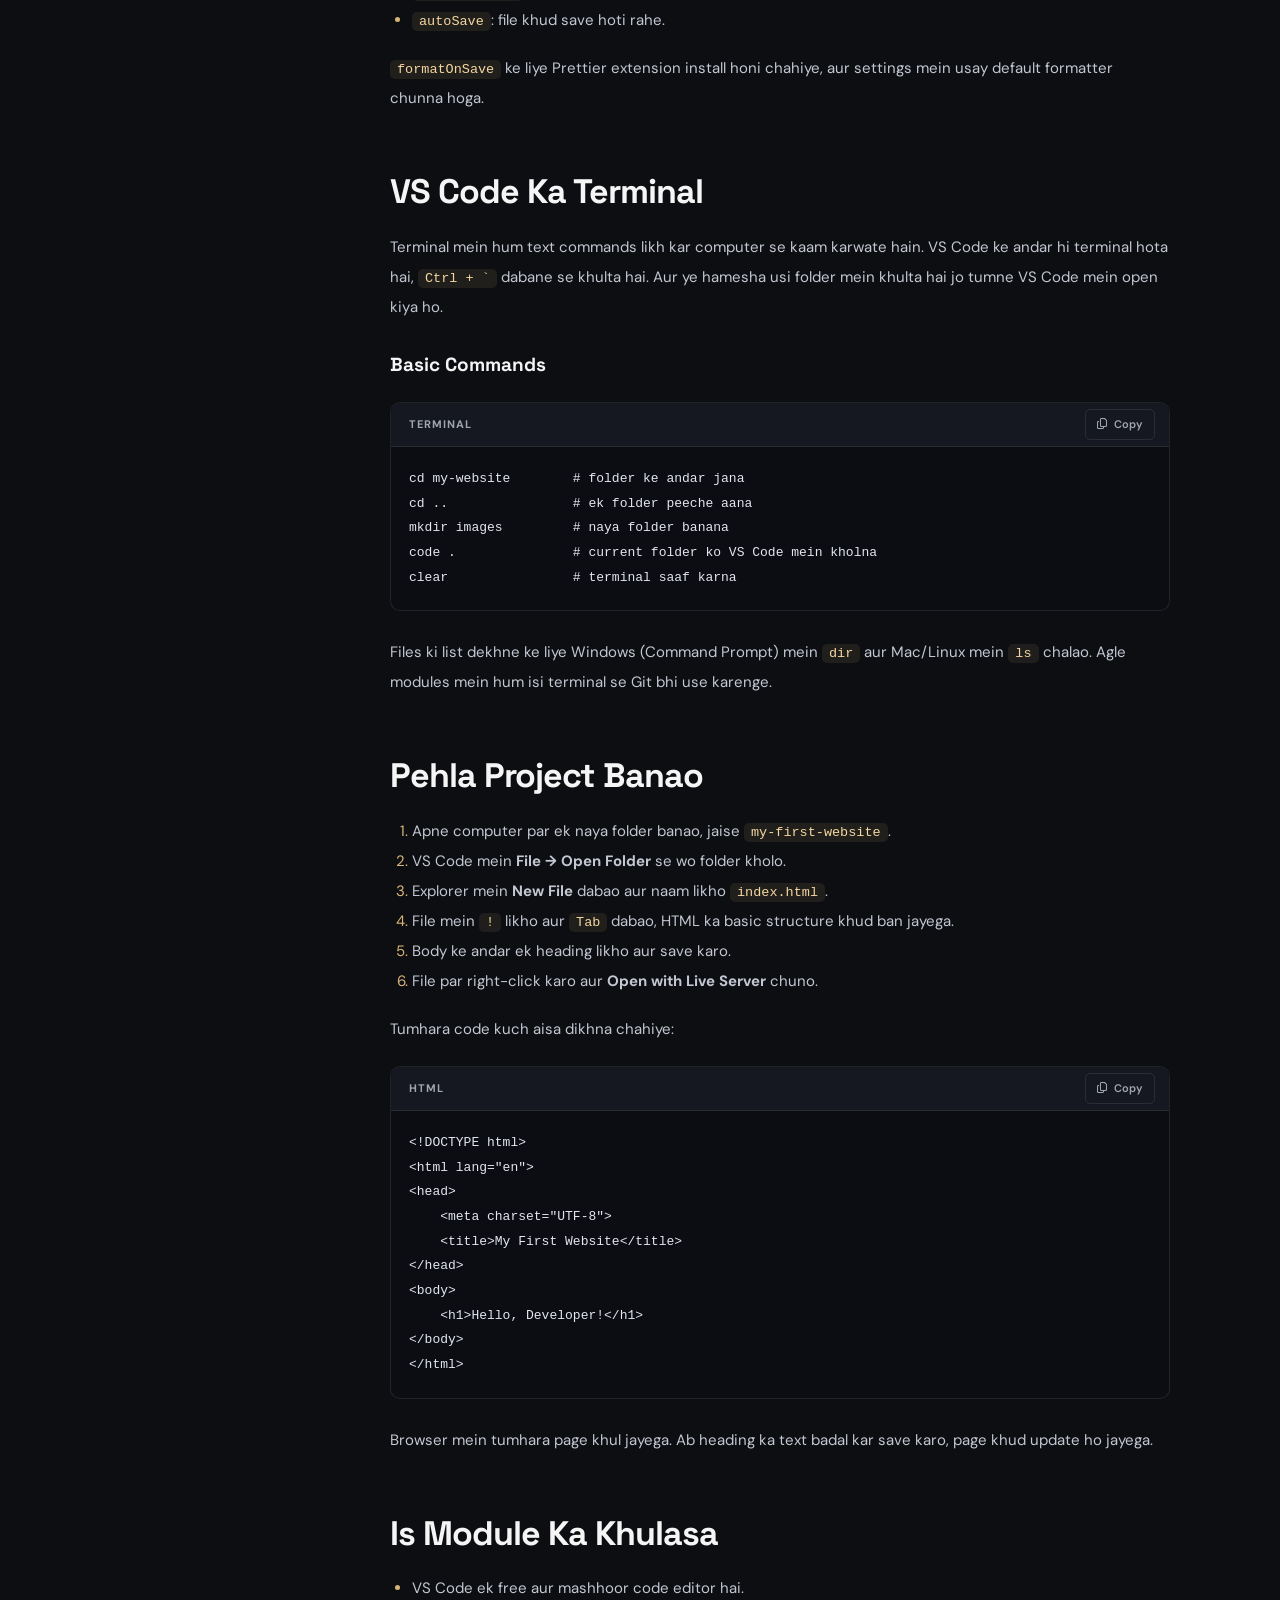
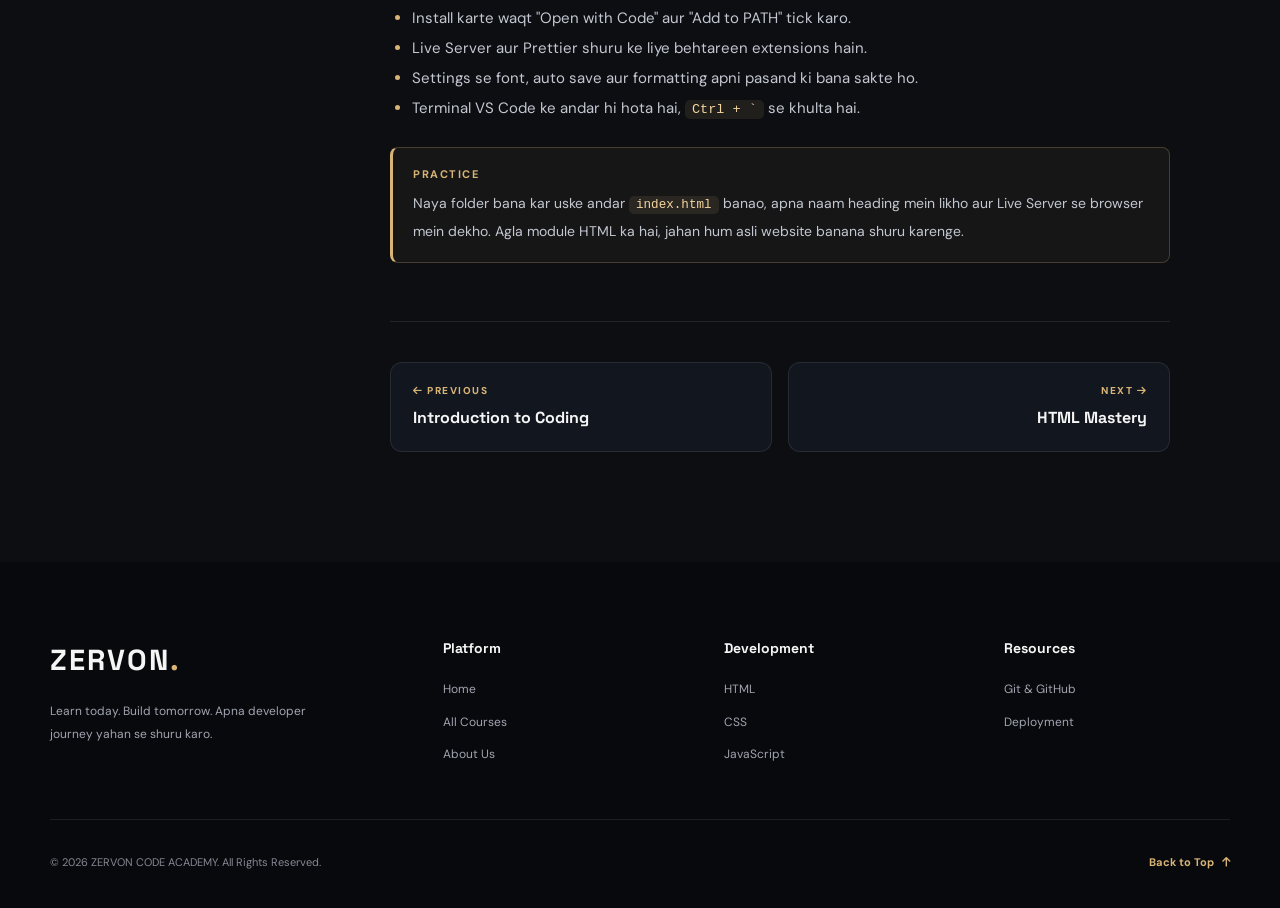
<file: vscode.html>
<!DOCTYPE html>
<html lang="en">

<head>
    <meta charset="UTF-8">
    <meta name="viewport" content="width=device-width, initial-scale=1.0">

    <meta name="theme-color" content="#0b0d12">

    <meta name="description"
        content="Visual Studio Code - VS Code installation, extensions, themes, settings aur terminal Roman Urdu mein seekho aur professional coding environment banao.">

    <title>Visual Studio Code | ZERVON Code Academy</title>

    <!-- Google Fonts -->
    <link rel="preconnect" href="https://fonts.googleapis.com">
    <link rel="preconnect" href="https://fonts.gstatic.com" crossorigin>

    <link href="https://fonts.googleapis.com/css2?family=DM+Sans:wght@400;500;600;700;800&family=Space+Grotesk:wght@400;500;600;700&display=swap"
        rel="stylesheet">

    <!-- Font Awesome -->
    <link rel="stylesheet"
        href="https://cdnjs.cloudflare.com/ajax/libs/font-awesome/6.5.2/css/all.min.css">

    <!-- Stylesheets -->
    <link rel="stylesheet" href="style.css">
    <link rel="stylesheet" href="lesson.css">

    <!-- JavaScript (app.js must load before lesson.js) -->
    <script src="app.js" defer></script>
    <script src="lesson.js" defer></script>

</head>

<body id="top" data-course="vscode">

    <div class="reading-progress" id="readingProgress"></div>

    <a href="#lesson-content" class="skip-link">Skip to content</a>


    <!-- NAVIGATION -->
    <header class="navbar">

        <div class="nav-container">

            <a href="../index.html" class="logo">
                ZERVON<span>.</span>
            </a>

            <nav class="nav-links" id="navLinks">

                <a href="../index.html" class="nav-link">Home</a>

                <a href="../courses.html" class="nav-link active">Courses</a>

                <a href="../about.html" class="nav-link">About Us</a>

            </nav>

            <div class="nav-actions">

                <a href="../courses.html" class="nav-cta">
                    All Courses
                    <i class="fa-solid fa-arrow-right"></i>
                </a>

                <button
                    class="menu-toggle"
                    id="menuToggle"
                    aria-label="Open navigation menu"
                    aria-expanded="false"
                    aria-controls="navLinks"
                    type="button">

                    <span></span>
                    <span></span>
                    <span></span>

                </button>

            </div>

        </div>

    </header>


    <main>

        <!-- LESSON HERO -->
        <section class="lesson-hero">

            <div class="section-container">

                <nav class="breadcrumb" aria-label="Breadcrumb">
                    <a href="../index.html">Home</a>
                    <i class="fa-solid fa-chevron-right" aria-hidden="true"></i>
                    <a href="../courses.html">Courses</a>
                    <i class="fa-solid fa-chevron-right" aria-hidden="true"></i>
                    <span>Visual Studio Code</span>
                </nav>

                <span class="section-label">MODULE 02 · DEVELOPMENT TOOLS</span>

                <h1>
                    Visual Studio
                    <span>Code.</span>
                </h1>

                <p>
                    VS Code install karna, extensions, themes, settings aur
                    terminal use karna seekho. Is module ke end tak tumhara
                    professional coding environment tayyar hoga.
                </p>

                <div class="lesson-meta">
                    <span><i class="fa-regular fa-clock"></i> 2 Hours</span>
                    <span><i class="fa-solid fa-signal"></i> Beginner</span>
                    <span><i class="fa-solid fa-language"></i> Roman Urdu</span>
                </div>

            </div>

        </section>


        <!-- LESSON BODY -->
        <section class="lesson-section">

            <div class="section-container">

                <div class="lesson-layout">

                    <!-- SIDEBAR (filled by lesson.js) -->
                    <aside class="lesson-sidebar" aria-label="Course navigation">

                        <div class="sidebar-card">
                            <h2>COURSE MODULES</h2>
                            <ul class="sidebar-list" id="moduleList"></ul>
                        </div>

                        <div class="sidebar-card sidebar-toc">
                            <h2>ON THIS PAGE</h2>
                            <ul class="sidebar-list" id="tocList"></ul>
                        </div>

                    </aside>


                    <!-- LESSON CONTENT -->
                    <article class="lesson-content" id="lesson-content">

                        <section class="lesson-block" id="what-is-vscode">

                            <h2>VS Code Kya Hai?</h2>

                            <p>
                                Visual Studio Code (VS Code) ek free code editor
                                hai jo Microsoft ne banaya hai. Isme hum code
                                likhte hain, files manage karte hain aur apne
                                projects chalate hain. Aaj duniya ke zyadatar
                                web developers isi ko use karte hain.
                            </p>

                            <p>
                                Tum Notepad mein bhi code likh sakte ho, lekin
                                VS Code tumhein colors, auto-complete, error
                                ki nishandahi aur bohot si tools deta hai jis se
                                coding tez aur aasan ho jati hai.
                            </p>

                            <div class="callout">
                                <strong>YAAD RAKHO</strong>
                                <p>
                                    VS Code aur Visual Studio dono alag cheezein hain.
                                    Hum yahan sirf <strong>Visual Studio Code</strong>
                                    (neela icon) install karenge.
                                </p>
                            </div>

                        </section>


                        <section class="lesson-block" id="install-vscode">

                            <h2>VS Code Install Karna</h2>

                            <ol>
                                <li>Browser mein <code>code.visualstudio.com</code> kholo.</li>
                                <li>Apne system ke hisaab se Download button dabao (Windows, Mac ya Linux).</li>
                                <li>Downloaded file chalao aur installation shuru karo.</li>
                                <li>Windows par "Select Additional Tasks" screen par ye options <strong>zaroor tick</strong> karo:
                                    <ul>
                                        <li>Add "Open with Code" action to Windows Explorer file context menu</li>
                                        <li>Add "Open with Code" action to Windows Explorer directory context menu</li>
                                        <li>Add to PATH</li>
                                    </ul>
                                </li>
                                <li>Install complete hone par VS Code open karo.</li>
                            </ol>

                            <div class="callout">
                                <strong>TIP</strong>
                                <p>
                                    "Open with Code" option tick karne se kisi bhi folder
                                    par right-click kar ke seedha VS Code mein khol sakte ho.
                                </p>
                            </div>

                        </section>


                        <section class="lesson-block" id="interface">

                            <h2>VS Code Ka Interface</h2>

                            <p>
                                VS Code kholte hi tumhein kuch hisse nazar aayenge.
                                Inhein pehchan lo, bar bar kaam aayenge.
                            </p>

                            <ul>
                                <li><strong>Activity Bar (left ki patti):</strong> Explorer, Search, Source Control aur Extensions ke icons.</li>
                                <li><strong>Explorer:</strong> tumhare project ki files aur folders yahan dikhte hain.</li>
                                <li><strong>Editor:</strong> beech ka bara hissa jahan tum code likhte ho.</li>
                                <li><strong>Terminal (neeche):</strong> commands chalane ki jagah.</li>
                                <li><strong>Status Bar (sab se neeche):</strong> file ki language aur line number jaisi maloomat.</li>
                            </ul>

                            <h3>Zaroori Shortcuts</h3>

                            <ul>
                                <li><code>Ctrl + S</code>: file save karna</li>
                                <li><code>Ctrl + Shift + X</code>: extensions kholna</li>
                                <li><code>Ctrl + `</code>: terminal kholna ya band karna</li>
                                <li><code>Ctrl + ,</code>: settings kholna</li>
                                <li><code>Ctrl + Shift + P</code>: command palette (har command yahan se chalta hai)</li>
                                <li><code>Ctrl + /</code>: line ko comment karna</li>
                            </ul>

                            <p>
                                Mac par <code>Ctrl</code> ki jagah <code>Cmd</code> use karo.
                            </p>

                        </section>


                        <section class="lesson-block" id="extensions">

                            <h2>Zaroori Extensions</h2>

                            <p>
                                Extensions VS Code mein nayi khasiyatein add karte
                                hain. <code>Ctrl + Shift + X</code> dabao, search
                                box mein naam likho aur <strong>Install</strong> dabao.
                                Shuru ke liye ye teen kaafi hain:
                            </p>

                            <ul>
                                <li><strong>Live Server:</strong> website ko browser mein chalata hai aur file save karte hi page khud refresh ho jata hai.</li>
                                <li><strong>Prettier - Code formatter:</strong> code ko khud saaf aur sahi tareeqe se arrange karta hai.</li>
                                <li><strong>Material Icon Theme:</strong> files ke liye khoobsurat icons deta hai (zaroori nahi, lekin achha lagta hai).</li>
                            </ul>

                            <div class="callout">
                                <strong>EHTIYAT</strong>
                                <p>
                                    Bohot zyada extensions install mat karo, VS Code
                                    sust ho sakta hai. Sirf wohi lo jinki zaroorat ho,
                                    aur install karne se pehle publisher ka naam aur
                                    downloads ki tadaad zaroor dekho.
                                </p>
                            </div>

                        </section>


                        <section class="lesson-block" id="themes-settings">

                            <h2>Themes Aur Settings</h2>

                            <p>
                                Theme VS Code ke colors badalti hai. <code>Ctrl + K</code>
                                dabao, phir <code>Ctrl + T</code>, aur list mein se
                                koi bhi theme chuno. Dark themes aankhon ke liye
                                aasan hoti hain.
                            </p>

                            <h3>Behtareen Settings</h3>

                            <p>
                                <code>Ctrl + Shift + P</code> dabao, "Open User Settings (JSON)"
                                likho aur Enter dabao. Phir ye settings add karo (pehle se likhi
                                cheezein na mitao, sirf in lines ko curly brackets ke andar daalo):
                            </p>

                            <div class="code-block">

                                <div class="code-block-header">
                                    <span class="code-lang">JSON</span>

                                    <button class="copy-btn" type="button">
                                        <i class="fa-regular fa-copy" aria-hidden="true"></i>
                                        <span>Copy</span>
                                    </button>
                                </div>

<pre><code>"editor.fontSize": 16,
"editor.wordWrap": "on",
"editor.formatOnSave": true,
"files.autoSave": "afterDelay"</code></pre>

                            </div>

                            <ul>
                                <li><code>fontSize</code>: code ke akhsar ka size.</li>
                                <li><code>wordWrap</code>: lambi line screen se bahar na jaye.</li>
                                <li><code>formatOnSave</code>: save karte hi code khud saaf ho jaye (Prettier ke sath).</li>
                                <li><code>autoSave</code>: file khud save hoti rahe.</li>
                            </ul>

                            <p>
                                <code>formatOnSave</code> ke liye Prettier extension
                                install honi chahiye, aur settings mein usay default
                                formatter chunna hoga.
                            </p>

                        </section>


                        <section class="lesson-block" id="terminal">

                            <h2>VS Code Ka Terminal</h2>

                            <p>
                                Terminal mein hum text commands likh kar computer
                                se kaam karwate hain. VS Code ke andar hi terminal
                                hota hai, <code>Ctrl + `</code> dabane se khulta hai.
                                Aur ye hamesha usi folder mein khulta hai jo tumne
                                VS Code mein open kiya ho.
                            </p>

                            <h3>Basic Commands</h3>

                            <div class="code-block">

                                <div class="code-block-header">
                                    <span class="code-lang">TERMINAL</span>

                                    <button class="copy-btn" type="button">
                                        <i class="fa-regular fa-copy" aria-hidden="true"></i>
                                        <span>Copy</span>
                                    </button>
                                </div>

<pre><code>cd my-website        # folder ke andar jana
cd ..                # ek folder peeche aana
mkdir images         # naya folder banana
code .               # current folder ko VS Code mein kholna
clear                # terminal saaf karna</code></pre>

                            </div>

                            <p>
                                Files ki list dekhne ke liye Windows (Command Prompt) mein
                                <code>dir</code> aur Mac/Linux mein <code>ls</code> chalao.
                                Agle modules mein hum isi terminal se Git bhi use karenge.
                            </p>

                        </section>


                        <section class="lesson-block" id="first-project">

                            <h2>Pehla Project Banao</h2>

                            <ol>
                                <li>Apne computer par ek naya folder banao, jaise <code>my-first-website</code>.</li>
                                <li>VS Code mein <strong>File &rarr; Open Folder</strong> se wo folder kholo.</li>
                                <li>Explorer mein <strong>New File</strong> dabao aur naam likho <code>index.html</code>.</li>
                                <li>File mein <code>!</code> likho aur <code>Tab</code> dabao, HTML ka basic structure khud ban jayega.</li>
                                <li>Body ke andar ek heading likho aur save karo.</li>
                                <li>File par right-click karo aur <strong>Open with Live Server</strong> chuno.</li>
                            </ol>

                            <p>
                                Tumhara code kuch aisa dikhna chahiye:
                            </p>

                            <div class="code-block">

                                <div class="code-block-header">
                                    <span class="code-lang">HTML</span>

                                    <button class="copy-btn" type="button">
                                        <i class="fa-regular fa-copy" aria-hidden="true"></i>
                                        <span>Copy</span>
                                    </button>
                                </div>

<pre><code>&lt;!DOCTYPE html&gt;
&lt;html lang="en"&gt;
&lt;head&gt;
    &lt;meta charset="UTF-8"&gt;
    &lt;title&gt;My First Website&lt;/title&gt;
&lt;/head&gt;
&lt;body&gt;
    &lt;h1&gt;Hello, Developer!&lt;/h1&gt;
&lt;/body&gt;
&lt;/html&gt;</code></pre>

                            </div>

                            <p>
                                Browser mein tumhara page khul jayega. Ab
                                heading ka text badal kar save karo, page
                                khud update ho jayega.
                            </p>

                        </section>


                        <section class="lesson-block" id="summary">

                            <h2>Is Module Ka Khulasa</h2>

                            <ul>
                                <li>VS Code ek free aur mashhoor code editor hai.</li>
                                <li>Install karte waqt "Open with Code" aur "Add to PATH" tick karo.</li>
                                <li>Live Server aur Prettier shuru ke liye behtareen extensions hain.</li>
                                <li>Settings se font, auto save aur formatting apni pasand ki bana sakte ho.</li>
                                <li>Terminal VS Code ke andar hi hota hai, <code>Ctrl + `</code> se khulta hai.</li>
                            </ul>

                            <div class="callout">
                                <strong>PRACTICE</strong>
                                <p>
                                    Naya folder bana kar uske andar <code>index.html</code>
                                    banao, apna naam heading mein likho aur Live Server se
                                    browser mein dekho. Agla module HTML ka hai, jahan hum
                                    asli website banana shuru karenge.
                                </p>
                            </div>

                        </section>


                        <!-- PREVIOUS / NEXT (filled by lesson.js) -->
                        <nav class="lesson-nav" id="lessonNav" aria-label="Lesson navigation"></nav>

                    </article>

                </div>

            </div>

        </section>

    </main>


    <!-- FOOTER -->
    <footer class="footer">

        <div class="section-container">

            <div class="footer-main">

                <div class="footer-brand">

                    <a href="../index.html" class="logo">
                        ZERVON<span>.</span>
                    </a>

                    <p>
                        Learn today. Build tomorrow.
                        Apna developer journey yahan se shuru karo.
                    </p>

                </div>


                <div class="footer-column">

                    <h3>Platform</h3>

                    <a href="../index.html">Home</a>

                    <a href="../courses.html">All Courses</a>

                    <a href="../about.html">About Us</a>

                </div>


                <div class="footer-column">

                    <h3>Development</h3>

                    <a href="html.html">HTML</a>

                    <a href="css.html">CSS</a>

                    <a href="javascript.html">JavaScript</a>

                </div>


                <div class="footer-column">

                    <h3>Resources</h3>

                    <a href="github.html">Git &amp; GitHub</a>

                    <a href="deployment.html">Deployment</a>

                </div>

            </div>


            <div class="footer-bottom">

                <p>
                    © 2026 ZERVON CODE ACADEMY.
                    All Rights Reserved.
                </p>

                <a href="#top" class="back-to-top">
                    Back to Top
                    <i class="fa-solid fa-arrow-up"></i>
                </a>

            </div>

        </div>

    </footer>

</body>

</html>
</file>
<file: style.css>
/* ==========================================
   ZERVON CODE ACADEMY
   PREMIUM DESIGN SYSTEM
========================================== */


/* 01. ROOT VARIABLES */

:root {
    --bg: #08090c;
    --bg-secondary: #0d1016;
    --surface: #12161e;
    --surface-light: #191e28;

    --gold: #d8b477;
    --gold-light: #f4d6a0;
    --gold-dark: #a77a3d;

    --text: #f5f5f5;
    --muted: #a0a5b1;

    --border: rgba(255,255,255,0.09);
    --gold-border: rgba(216,180,119,0.25);

    --heading-font: 'Space Grotesk', sans-serif;
    --body-font: 'DM Sans', sans-serif;

    --container: 1180px;
    --transition: 0.3s ease;
}


/* 02. RESET & GLOBAL STYLES */

* {
    margin: 0;
    padding: 0;
    box-sizing: border-box;
}

html {
    scroll-behavior: smooth;
    scroll-padding-top: 100px;
}

body {
    background: var(--bg);
    color: var(--text);
    font-family: var(--body-font);
    line-height: 1.6;
    overflow-x: hidden;
}

a {
    text-decoration: none;
    color: inherit;
}

button {
    font: inherit;
}

img {
    max-width: 100%;
    display: block;
}

::selection {
    background: var(--gold);
    color: #08090c;
}

.section-container {
    width: min(100% - 80px, var(--container));
    margin: 0 auto;
}


/* 03. NAVIGATION BAR */

.navbar {
    width: 100%;
    height: 86px;
    position: sticky;
    top: 0;
    z-index: 1000;

    background: rgba(8,9,12,0.88);
    backdrop-filter: blur(20px);

    border-bottom: 1px solid var(--border);
}

.nav-container {
    width: min(100% - 80px, var(--container));
    height: 100%;
    margin: auto;

    display: flex;
    align-items: center;
    justify-content: space-between;
}

.logo {
    font-family: var(--heading-font);
    font-size: 29px;
    font-weight: 800;
    letter-spacing: 2px;
}

.logo span {
    color: var(--gold);
}

.nav-links {
    display: flex;
    align-items: center;
    gap: 38px;
}

.nav-link {
    font-size: 13px;
    font-weight: 600;
    color: var(--muted);
    transition: var(--transition);
    position: relative;
}

.nav-link:hover,
.nav-link.active {
    color: var(--gold);
}

.nav-link::after {
    content: "";
    position: absolute;
    width: 0;
    height: 2px;
    background: var(--gold);
    bottom: -9px;
    left: 0;
    transition: var(--transition);
}

.nav-link:hover::after,
.nav-link.active::after {
    width: 100%;
}

.nav-actions {
    display: flex;
    align-items: center;
    gap: 15px;
}

.nav-cta {
    display: inline-flex;
    align-items: center;
    gap: 10px;

    padding: 12px 21px;
    border-radius: 6px;

    background: linear-gradient(
        135deg,
        var(--gold-light),
        var(--gold-dark)
    );

    color: #111;
    font-size: 12px;
    font-weight: 800;

    transition: var(--transition);
}

.nav-cta:hover {
    transform: translateY(-3px);
    box-shadow: 0 8px 25px #d8b47744;
}

.menu-toggle {
    display: none;
    width: 42px;
    height: 42px;

    border: 1px solid var(--border);
    border-radius: 6px;

    background: var(--surface);
    cursor: pointer;

    align-items: center;
    justify-content: center;
    flex-direction: column;
    gap: 5px;
}

.menu-toggle span {
    width: 19px;
    height: 2px;
    background: var(--gold);
    border-radius: 5px;
}


/* 04. HERO SECTION */

.hero {
    position: relative;
    min-height: 690px;
    padding: 100px 0;

    display: flex;
    align-items: center;

    background:
        radial-gradient(
            ellipse at 78% 40%,
            #c99b4d20,
            transparent 40%
        ),
        radial-gradient(
            ellipse at 15% 85%,
            #17223b55,
            transparent 45%
        ),
        var(--bg);

    overflow: hidden;
}

.hero-container {
    width: min(100% - 80px, var(--container));
    margin: auto;

    display: grid;
    grid-template-columns: 1fr 0.9fr;
    align-items: center;
    gap: 65px;
}

.hero-content {
    max-width: 620px;
}

.hero-label {
    display: inline-flex;
    align-items: center;
    gap: 11px;

    padding: 9px 14px;
    margin-bottom: 27px;

    background: #d8b47710;
    border: 1px solid var(--gold-border);
    border-radius: 50px;

    color: var(--gold);
    font-size: 10px;
    font-weight: 800;
    letter-spacing: 1.5px;
}

.live-dot {
    width: 7px;
    height: 7px;
    background: #8ed6a0;
    border-radius: 50%;
    box-shadow: 0 0 12px #8ed6a0;
}

.hero h1 {
    font-family: var(--heading-font);
    font-size: clamp(48px, 5.5vw, 75px);
    font-weight: 700;
    line-height: 1.12;
    letter-spacing: -3px;
    margin-bottom: 25px;
}

.hero h1 span {
    display: block;

    background: linear-gradient(
        100deg,
        #fff0ce,
        var(--gold),
        var(--gold-dark)
    );

    background-clip: text;
    -webkit-background-clip: text;
    color: transparent;
}

.hero-description {
    max-width: 510px;
    color: var(--muted);
    font-size: 15px;
    line-height: 1.9;
    margin-bottom: 33px;
}

.hero-buttons {
    display: flex;
    flex-wrap: wrap;
    gap: 15px;
}


/* 05. BUTTONS */

.btn-primary,
.btn-secondary {
    display: inline-flex;
    align-items: center;
    justify-content: center;
    gap: 11px;

    padding: 15px 23px;
    border-radius: 6px;

    font-size: 12px;
    font-weight: 800;

    transition: var(--transition);
}

.btn-primary {
    background: linear-gradient(
        135deg,
        var(--gold-light),
        var(--gold-dark)
    );

    color: #111;
    border: 1px solid transparent;
}

.btn-primary:hover {
    transform: translateY(-4px);
    box-shadow: 0 10px 30px #d8b47744;
}

.btn-secondary {
    background: rgba(255,255,255,0.03);
    border: 1px solid var(--border);
    color: var(--text);
}

.btn-secondary:hover {
    border-color: var(--gold);
    color: var(--gold);
    transform: translateY(-3px);
}

.hero-trust {
    display: flex;
    flex-wrap: wrap;
    gap: 23px;
    margin-top: 40px;
}

.trust-item {
    display: flex;
    align-items: center;
    gap: 8px;

    font-size: 11px;
    color: #aeb2bd;
}

.trust-item i {
    color: var(--gold);
}

/* ==========================================
   06. CODE EDITOR VISUAL
========================================== */

.hero-visual {
    position: relative;
    padding: 25px;
}

.editor-window {
    width: 100%;
    background: linear-gradient(145deg, #191d26, #0d1016);
    border: 1px solid #38332b;
    border-radius: 13px;
    overflow: hidden;

    box-shadow:
        0 30px 100px #000b,
        0 0 70px #d8b47713;

    transform: rotate(1deg);
    transition: var(--transition);
}

.editor-window:hover {
    transform: rotate(0deg) translateY(-5px);
}

.editor-header {
    height: 58px;
    padding: 0 20px;

    display: flex;
    align-items: center;
    justify-content: space-between;

    background: #1d2029;
    border-bottom: 1px solid var(--border);
}

.editor-controls {
    display: flex;
    gap: 6px;
}

.editor-controls span {
    width: 10px;
    height: 10px;
    border-radius: 50%;
}

.editor-controls span:nth-child(1) {
    background: #ff605c;
}

.editor-controls span:nth-child(2) {
    background: #ffbd44;
}

.editor-controls span:nth-child(3) {
    background: #00ca4e;
}

.editor-filename {
    color: #b9bdc8;
    font-size: 11px;
}

.editor-filename i {
    color: #ed9c55;
    margin-right: 7px;
}

.editor-menu {
    color: #a0a5b1;
}

.editor-content {
    padding: 28px 20px;
    min-height: 340px;
    overflow-x: auto;
}

.editor-line {
    display: flex;
    gap: 20px;
    white-space: pre;
    line-height: 2.1;
    font-family: monospace;
    font-size: 13px;
}

.line-number {
    color: #666e7d;
    user-select: none;
}

.editor-line code {
    color: #e3e6ee;
}

.editor-line:nth-child(odd) code {
    color: #d8b477;
}

.editor-footer {
    min-height: 43px;
    padding: 12px 20px;

    display: flex;
    align-items: center;
    justify-content: space-between;

    background: #151820;
    border-top: 1px solid var(--border);

    color: #a0a5b1;
    font-size: 10px;
}

.editor-footer i {
    color: #8ed6a0;
    margin-right: 5px;
}


/* ==========================================
   07. PLATFORM HIGHLIGHTS
========================================== */

.highlights {
    background: #10131a;
    border-top: 1px solid var(--border);
    border-bottom: 1px solid var(--border);
}

.highlights-container {
    width: min(100% - 80px, var(--container));
    min-height: 145px;
    margin: auto;

    display: flex;
    align-items: center;
    justify-content: space-between;
}

.highlight-item {
    display: flex;
    flex-direction: column;
    gap: 5px;
}

.highlight-item strong {
    font-family: var(--heading-font);
    font-size: 27px;
    color: var(--gold);
}

.highlight-item span {
    color: var(--muted);
    font-size: 11px;
}

.highlight-divider {
    width: 1px;
    height: 42px;
    background: var(--border);
}


/* ==========================================
   08. SECTION HEADINGS
========================================== */

.section-heading {
    text-align: center;
    max-width: 720px;
    margin: 0 auto 65px;
}

.section-label {
    display: inline-block;
    margin-bottom: 19px;

    color: var(--gold);
    font-size: 10px;
    font-weight: 800;
    letter-spacing: 2.5px;
}

.section-heading h2,
.benefits-intro h2,
.cta-content h2 {
    font-family: var(--heading-font);
    font-size: clamp(34px, 4vw, 51px);
    line-height: 1.2;
    letter-spacing: -1.5px;
    margin-bottom: 20px;
}

.section-heading h2 span,
.benefits-intro h2 span,
.cta-content h2 span {
    color: var(--gold);
}

.section-heading p {
    max-width: 570px;
    margin: auto;
    color: var(--muted);
    font-size: 14px;
    line-height: 1.9;
}


/* ==========================================
   09. LEARNING PATH
========================================== */

.learning-section {
    padding: 115px 0;
    background: var(--bg);
}

.learning-grid {
    display: grid;
    grid-template-columns: repeat(4, 1fr);
    gap: 20px;
}

.learning-card {
    position: relative;
    padding: 30px 24px;
    min-height: 320px;

    background: linear-gradient(
        145deg,
        #171b24,
        #101319
    );

    border: 1px solid var(--border);
    border-radius: 11px;

    transition: var(--transition);
    overflow: hidden;
}

.learning-card::before {
    content: "";
    position: absolute;
    width: 150px;
    height: 150px;
    right: -70px;
    bottom: -70px;

    background: var(--gold);
    filter: blur(80px);
    opacity: 0;
    transition: var(--transition);
}

.learning-card:hover {
    transform: translateY(-8px);
    border-color: var(--gold-border);
    box-shadow: 0 20px 50px #0007;
}

.learning-card:hover::before {
    opacity: 0.25;
}

.learning-icon {
    width: 53px;
    height: 53px;
    margin-bottom: 24px;

    display: flex;
    align-items: center;
    justify-content: center;

    border-radius: 10px;
    background: #d8b47715;
    border: 1px solid var(--gold-border);

    color: var(--gold);
    font-size: 23px;
}

.learning-step {
    color: var(--gold);
    font-size: 10px;
    font-weight: 800;
    letter-spacing: 1.5px;
}

.learning-card h3 {
    font-family: var(--heading-font);
    font-size: 19px;
    margin: 14px 0 12px;
}

.learning-card p {
    color: var(--muted);
    font-size: 12px;
    line-height: 1.9;
    margin-bottom: 20px;
}

.card-link {
    display: inline-flex;
    align-items: center;
    gap: 9px;

    color: var(--gold);
    font-size: 11px;
    font-weight: 800;
}

.card-link i {
    transition: var(--transition);
}

.learning-card:hover .card-link i {
    transform: translateX(5px);
}


/* ==========================================
   10. FEATURED COURSES
========================================== */

.featured-section {
    padding: 115px 0;
    background: #0d1016;
    border-top: 1px solid var(--border);
    border-bottom: 1px solid var(--border);
}

.featured-grid {
    display: grid;
    grid-template-columns: repeat(4, 1fr);
    gap: 20px;
}

.featured-card {
    position: relative;
    min-width: 0;
    padding: 25px 22px;

    display: flex;
    flex-direction: column;

    background: linear-gradient(
        145deg,
        #191d26,
        #101319
    );

    border: 1px solid var(--border);
    border-radius: 12px;

    transition: var(--transition);
    overflow: hidden;
}

.featured-card:hover {
    transform: translateY(-7px);
    border-color: var(--gold-border);
    box-shadow: 0 20px 45px #0008;
}

.featured-card-top {
    display: flex;
    justify-content: space-between;
    align-items: center;
    gap: 10px;
}

.course-category {
    color: var(--gold);
    font-size: 9px;
    font-weight: 800;
    letter-spacing: 1px;
}

.course-number {
    color: #747987;
    font-size: 11px;
    font-weight: 800;
}

.featured-icon {
    width: 54px;
    height: 54px;
    margin: 25px 0 18px;

    display: flex;
    align-items: center;
    justify-content: center;

    background: #d8b47715;
    border: 1px solid var(--gold-border);
    border-radius: 10px;

    color: var(--gold);
    font-size: 23px;
}

.featured-card h3 {
    font-family: var(--heading-font);
    font-size: 18px;
    line-height: 1.4;
    margin-bottom: 12px;
}

.featured-card p {
    color: var(--muted);
    font-size: 11px;
    line-height: 1.9;
    margin-bottom: 22px;
    flex-grow: 1;
}

.course-meta {
    display: flex;
    flex-wrap: wrap;
    gap: 12px;
    padding: 14px 0;
    border-top: 1px solid var(--border);
    border-bottom: 1px solid var(--border);
}

.course-meta span {
    display: flex;
    align-items: center;
    gap: 6px;
    color: #a8adba;
    font-size: 10px;
}

.course-meta i {
    color: var(--gold);
}

.course-explore {
    display: flex;
    align-items: center;
    justify-content: space-between;

    padding-top: 17px;

    color: var(--gold);
    font-size: 11px;
    font-weight: 800;

    transition: var(--transition);
}

.course-explore:hover {
    color: var(--gold-light);
}

.course-explore i {
    transition: var(--transition);
}

.course-explore:hover i {
    transform: translateX(5px);
}

.all-courses-action {
    display: flex;
    justify-content: center;
    margin-top: 50px;
}

/* ==========================================
   11. BENEFITS SECTION
========================================== */

.benefits-section {
    padding: 120px 0;

    background:
        radial-gradient(
            ellipse at 15% 50%,
            #d8b4770c,
            transparent 50%
        ),
        var(--bg);
}

.benefits-layout {
    display: grid;
    grid-template-columns: 0.85fr 1.15fr;
    align-items: center;
    gap: 80px;
}

.benefits-intro h2 {
    max-width: 450px;
}

.benefits-intro > p {
    color: var(--muted);
    font-size: 14px;
    line-height: 1.9;
    margin: 25px 0;
}

.text-link {
    display: inline-flex;
    align-items: center;
    gap: 10px;

    color: var(--gold);
    font-size: 12px;
    font-weight: 800;
}

.text-link i {
    transition: var(--transition);
}

.text-link:hover i {
    transform: translateX(5px);
}

.benefits-grid {
    display: grid;
    grid-template-columns: repeat(2, 1fr);
    gap: 17px;
}

.benefit-card {
    padding: 25px 22px;

    background: var(--surface);
    border: 1px solid var(--border);
    border-radius: 10px;

    transition: var(--transition);
}

.benefit-card:hover {
    border-color: var(--gold-border);
    transform: translateY(-5px);
}

.benefit-card > i {
    font-size: 23px;
    color: var(--gold);
    margin-bottom: 17px;
}

.benefit-card h3 {
    font-family: var(--heading-font);
    font-size: 16px;
    margin-bottom: 10px;
}

.benefit-card p {
    color: var(--muted);
    font-size: 11px;
    line-height: 1.9;
}


/* ==========================================
   12. CALL TO ACTION
========================================== */

.cta-section {
    padding: 100px 30px;
    text-align: center;

    background:
        radial-gradient(
            ellipse at center,
            #d8b4771b,
            transparent 65%
        ),
        #10131a;

    border-top: 1px solid var(--border);
    border-bottom: 1px solid var(--border);
}

.cta-content {
    max-width: 750px;
    margin: auto;
}

.cta-content h2 {
    font-size: clamp(35px, 4.5vw, 54px);
}

.cta-content p {
    max-width: 540px;
    margin: 0 auto 30px;

    color: var(--muted);
    font-size: 14px;
    line-height: 1.9;
}


/* ==========================================
   13. FOOTER
========================================== */

.footer {
    padding: 75px 0 25px;
    background: #08090c;
}

.footer-main {
    display: grid;
    grid-template-columns: 1.5fr 1fr 1fr 1fr;
    gap: 55px;
    padding-bottom: 55px;
}

.footer-brand p {
    max-width: 260px;
    color: var(--muted);
    font-size: 12px;
    line-height: 1.9;
    margin-top: 17px;
}

.footer-column {
    display: flex;
    flex-direction: column;
    gap: 13px;
}

.footer-column h3 {
    color: var(--text);
    font-family: var(--heading-font);
    font-size: 14px;
    margin-bottom: 8px;
}

.footer-column a {
    color: var(--muted);
    font-size: 12px;
    transition: var(--transition);
}

.footer-column a:hover {
    color: var(--gold);
    transform: translateX(4px);
}

.footer-bottom {
    min-height: 65px;
    padding-top: 22px;

    border-top: 1px solid var(--border);

    display: flex;
    justify-content: space-between;
    align-items: center;
    gap: 20px;
}

.footer-bottom p {
    color: #858995;
    font-size: 11px;
}

.back-to-top {
    display: inline-flex;
    align-items: center;
    gap: 8px;

    color: var(--gold);
    font-size: 11px;
    font-weight: 700;
}


/* ==========================================
   14. ANIMATIONS
========================================== */

@keyframes fadeUp {

    from {
        opacity: 0;
        transform: translateY(25px);
    }

    to {
        opacity: 1;
        transform: translateY(0);
    }

}

.hero-content {
    animation: fadeUp 0.8s ease both;
}

.hero-visual {
    animation: fadeUp 1s ease both;
}


/* ==========================================
   15. ACCESSIBILITY
========================================== */

a:focus-visible,
button:focus-visible {
    outline: 2px solid var(--gold);
    outline-offset: 4px;
}

::selection {
    background: var(--gold);
    color: #08090c;
}

/* ==========================================
   16. TABLET RESPONSIVE DESIGN
========================================== */

@media (max-width: 1050px) {

    .hero-container {
        grid-template-columns: 1fr 0.9fr;
        gap: 25px;
    }

    .hero h1 {
        font-size: 57px;
    }

    .learning-grid,
    .featured-grid {
        grid-template-columns: repeat(2, 1fr);
    }

    .benefits-layout {
        gap: 40px;
    }

    .footer-main {
        gap: 30px;
    }

}


/* ==========================================
   17. MOBILE RESPONSIVE DESIGN
========================================== */

@media (max-width: 760px) {

    .section-container,
    .nav-container,
    .hero-container,
    .highlights-container {
        width: min(100% - 40px, var(--container));
    }

    /* MOBILE NAVBAR */

    .navbar {
        height: 75px;
    }

    .logo {
        font-size: 24px;
    }

    .menu-toggle {
        display: flex;
    }

    .nav-cta {
        padding: 10px 12px;
        font-size: 10px;
    }

    .nav-links {
        position: absolute;
        top: 75px;
        left: 0;

        width: 100%;
        padding: 25px;

        display: flex;
        flex-direction: column;
        align-items: flex-start;
        gap: 23px;

        background: #10131a;
        border-bottom: 1px solid var(--border);

        opacity: 0;
        visibility: hidden;
        transform: translateY(-10px);

        transition: var(--transition);
    }

    .nav-links.active {
        opacity: 1;
        visibility: visible;
        transform: translateY(0);
    }

    .nav-link {
        font-size: 14px;
    }


    /* MOBILE HERO */

    .hero {
        min-height: auto;
        padding: 80px 0;
    }

    .hero-container {
        grid-template-columns: 1fr;
        gap: 50px;
    }

    .hero-content {
        max-width: 100%;
    }

    .hero h1 {
        font-size: clamp(43px, 10vw, 60px);
        letter-spacing: -2px;
    }

    .hero-description {
        font-size: 13px;
    }

    .hero-visual {
        padding: 10px 0;
    }

    .editor-window {
        transform: none;
    }

    .hero-trust {
        gap: 15px;
    }

    .trust-item {
        font-size: 10px;
    }


    /* MOBILE HIGHLIGHTS */

    .highlights-container {
        padding: 30px 0;

        display: grid;
        grid-template-columns: repeat(2, 1fr);
        gap: 28px;
    }

    .highlight-divider {
        display: none;
    }

    .highlight-item strong {
        font-size: 23px;
    }


    /* MOBILE SECTIONS */

    .learning-section,
    .featured-section,
    .benefits-section {
        padding: 85px 0;
    }

    .section-heading {
        margin-bottom: 40px;
    }

    .section-heading h2,
    .benefits-intro h2 {
        font-size: 37px;
    }

    .section-heading p {
        font-size: 12px;
    }


    /* MOBILE COURSE CARDS */

    .learning-grid,
    .featured-grid {
        grid-template-columns: repeat(2, 1fr);
        gap: 13px;
    }

    .learning-card {
        min-height: 300px;
        padding: 22px 16px;
    }

    .learning-card h3 {
        font-size: 16px;
    }

    .learning-card p {
        font-size: 11px;
    }

    .featured-card {
        padding: 20px 15px;
    }

    .featured-card h3 {
        font-size: 16px;
    }

    .featured-card p {
        font-size: 10px;
    }

    .course-meta {
        gap: 8px;
    }


    /* MOBILE BENEFITS */

    .benefits-layout {
        grid-template-columns: 1fr;
        gap: 40px;
    }

    .benefits-grid {
        gap: 12px;
    }

    .benefit-card {
        padding: 20px 15px;
    }


    /* MOBILE CTA */

    .cta-section {
        padding: 80px 20px;
    }

    .cta-content h2 {
        font-size: 37px;
    }


    /* MOBILE FOOTER */

    .footer {
        padding-top: 60px;
    }

    .footer-main {
        grid-template-columns: repeat(2, 1fr);
        gap: 40px 25px;
    }

    .footer-brand {
        grid-column: 1 / -1;
    }

}


/* ==========================================
   18. SMALL MOBILE SCREENS
========================================== */

@media (max-width: 420px) {

    .section-container,
    .nav-container,
    .hero-container,
    .highlights-container {
        width: calc(100% - 32px);
    }

    .hero {
        padding: 65px 0;
    }

    .hero h1 {
        font-size: 43px;
    }

    .hero-label {
        font-size: 8px;
        letter-spacing: 1px;
    }

    .hero-buttons {
        flex-direction: column;
    }

    .btn-primary,
    .btn-secondary {
        width: 100%;
    }

    .hero-trust {
        flex-direction: column;
        gap: 12px;
    }

    .editor-content {
        padding: 20px 12px;
    }

    .editor-line {
        font-size: 11px;
        gap: 12px;
    }

    .learning-grid,
    .featured-grid {
        grid-template-columns: 1fr;
    }

    .learning-card {
        min-height: 260px;
    }

    .benefits-grid {
        grid-template-columns: 1fr;
    }

    .footer-main {
        grid-template-columns: 1fr 1fr;
        gap: 35px 15px;
    }

    .footer-bottom {
        flex-direction: column;
        align-items: flex-start;
    }

}


/* ==========================================
   19. REDUCED MOTION
========================================== */

@media (prefers-reduced-motion: reduce) {

    *,
    *::before,
    *::after {
        scroll-behavior: auto !important;
        animation-duration: 0.01ms !important;
        animation-iteration-count: 1 !important;
        transition-duration: 0.01ms !important;
    }

}


/* ==========================================
   END OF ZERVON MAIN STYLESHEET
========================================== */
</file>
<file: lesson.css>
/* ==========================================
   ZERVON CODE ACADEMY
   LESSON PAGES STYLESHEET
   Requires css/style.css (variables, navbar, footer)
========================================== */


/* 01. SKIP LINK & READING PROGRESS */

.skip-link {
    position: absolute;
    left: 16px;
    top: -60px;
    z-index: 2000;

    padding: 10px 16px;
    border-radius: 6px;

    background: var(--gold);
    color: #111;
    font-size: 12px;
    font-weight: 800;

    transition: top 0.2s ease;
}

.skip-link:focus {
    top: 12px;
}

.reading-progress {
    position: fixed;
    top: 0;
    left: 0;
    z-index: 1100;

    width: 0;
    height: 3px;

    background: linear-gradient(90deg, var(--gold-light), var(--gold-dark));
}


/* 02. LESSON HERO */

.lesson-hero {
    padding: 80px 0 65px;

    background:
        radial-gradient(ellipse at 80% 20%, #d8b4771b, transparent 45%),
        var(--bg);

    border-bottom: 1px solid var(--border);
}

.breadcrumb {
    display: flex;
    flex-wrap: wrap;
    align-items: center;
    gap: 9px;

    margin-bottom: 26px;

    color: var(--muted);
    font-size: 11px;
}

.breadcrumb a {
    transition: var(--transition);
}

.breadcrumb a:hover {
    color: var(--gold);
}

.breadcrumb i {
    font-size: 8px;
}

.lesson-hero h1 {
    max-width: 780px;
    margin-bottom: 20px;

    font-family: var(--heading-font);
    font-size: clamp(38px, 5vw, 62px);
    line-height: 1.15;
    letter-spacing: -2px;
}

.lesson-hero h1 span {
    display: block;

    background: linear-gradient(100deg, #fff0ce, var(--gold), var(--gold-dark));
    background-clip: text;
    -webkit-background-clip: text;
    color: transparent;
}

.lesson-hero > .section-container > p {
    max-width: 650px;
    margin-bottom: 30px;

    color: var(--muted);
    font-size: 15px;
    line-height: 1.9;
}

.lesson-meta {
    display: flex;
    flex-wrap: wrap;
    gap: 14px 26px;
}

.lesson-meta span {
    display: flex;
    align-items: center;
    gap: 8px;

    color: #aeb2bd;
    font-size: 12px;
}

.lesson-meta i {
    color: var(--gold);
}


/* 03. LAYOUT */

.lesson-section {
    padding: 70px 0 110px;
    background: #0c0e12;
}

.lesson-layout {
    display: grid;
    grid-template-columns: 290px minmax(0, 1fr);
    gap: 50px;
    align-items: start;
}


/* 04. SIDEBAR */

.lesson-sidebar {
    position: sticky;
    top: 110px;

    max-height: calc(100vh - 130px);
    overflow-y: auto;

    display: flex;
    flex-direction: column;
    gap: 18px;
}

.sidebar-card {
    padding: 20px 18px;

    background: var(--surface);
    border: 1px solid var(--border);
    border-radius: 12px;
}

.sidebar-card h2 {
    margin-bottom: 14px;

    color: var(--gold);
    font-family: var(--body-font);
    font-size: 10px;
    font-weight: 800;
    letter-spacing: 2px;
}

.sidebar-list {
    list-style: none;
    display: flex;
    flex-direction: column;
    gap: 4px;
}

.sidebar-list a {
    display: flex;
    align-items: center;
    gap: 10px;

    padding: 9px 10px;
    border-radius: 6px;

    color: var(--muted);
    font-size: 12px;

    transition: var(--transition);
}

.sidebar-list a:hover {
    background: var(--surface-light);
    color: var(--text);
}

.sidebar-list a.active {
    background: #d8b4771a;
    color: var(--gold);
    font-weight: 700;
}

.sidebar-list .num {
    min-width: 20px;
    color: #747987;
    font-size: 10px;
    font-weight: 800;
}


/* 05. LESSON CONTENT */

.lesson-content {
    min-width: 0;
    max-width: 780px;
}

.lesson-block {
    margin-bottom: 58px;
    scroll-margin-top: 110px;
}

.lesson-content h2 {
    margin-bottom: 18px;

    font-family: var(--heading-font);
    font-size: clamp(26px, 3vw, 34px);
    line-height: 1.25;
    letter-spacing: -1px;
}

.lesson-content h3 {
    margin: 28px 0 12px;

    font-family: var(--heading-font);
    font-size: 19px;
}

.lesson-content p {
    margin-bottom: 16px;

    color: #c3c7d1;
    font-size: 15px;
    line-height: 2;
}

.lesson-content ul,
.lesson-content ol {
    margin-bottom: 18px;
    padding-left: 22px;

    color: #c3c7d1;
    font-size: 15px;
    line-height: 2;
}

.lesson-content li::marker {
    color: var(--gold);
}

.lesson-content p code,
.lesson-content li code {
    padding: 2px 7px;
    border-radius: 5px;

    background: #d8b4771a;
    color: var(--gold-light);
    font-family: monospace;
    font-size: 0.9em;
}


/* 06. CALLOUT BOXES */

.callout {
    margin: 24px 0;
    padding: 18px 20px;

    background: #d8b4770d;
    border: 1px solid var(--gold-border);
    border-left: 3px solid var(--gold);
    border-radius: 8px;
}

.callout strong {
    display: block;
    margin-bottom: 6px;

    color: var(--gold);
    font-size: 11px;
    letter-spacing: 1.5px;
}

.callout p {
    margin: 0;
    font-size: 14px;
    line-height: 1.9;
}


/* 07. CODE BLOCKS */

.code-block {
    margin: 22px 0 26px;

    background: #0b0d12;
    border: 1px solid var(--border);
    border-radius: 10px;
    overflow: hidden;
}

.code-block-header {
    min-height: 44px;
    padding: 0 14px 0 18px;

    display: flex;
    align-items: center;
    justify-content: space-between;

    background: #151820;
    border-bottom: 1px solid var(--border);
}

.code-lang {
    color: #a0a5b1;
    font-size: 11px;
    font-weight: 700;
    letter-spacing: 1px;
}

.copy-btn {
    display: inline-flex;
    align-items: center;
    gap: 7px;

    padding: 6px 11px;

    background: transparent;
    border: 1px solid var(--border);
    border-radius: 5px;

    color: var(--muted);
    font-size: 11px;
    font-weight: 600;
    cursor: pointer;

    transition: var(--transition);
}

.copy-btn:hover,
.copy-btn.copied {
    border-color: var(--gold);
    color: var(--gold);
}

.code-block pre {
    padding: 20px 18px;
    overflow-x: auto;
}

.code-block code {
    color: #e3e6ee;
    font-family: monospace;
    font-size: 13px;
    line-height: 1.9;
    white-space: pre;
}


/* 08. PREVIOUS / NEXT NAVIGATION */

.lesson-nav {
    display: grid;
    grid-template-columns: 1fr 1fr;
    gap: 16px;

    margin-top: 20px;
    padding-top: 40px;

    border-top: 1px solid var(--border);
}

.lesson-nav-card {
    display: flex;
    flex-direction: column;
    gap: 6px;

    padding: 20px 22px;

    background: var(--surface);
    border: 1px solid var(--border);
    border-radius: 12px;

    transition: var(--transition);
}

.lesson-nav-card:hover {
    transform: translateY(-4px);
    border-color: var(--gold-border);
}

.lesson-nav-card.next {
    text-align: right;
}

.lesson-nav-card small {
    color: var(--gold);
    font-size: 10px;
    font-weight: 800;
    letter-spacing: 1.5px;
}

.lesson-nav-card strong {
    font-family: var(--heading-font);
    font-size: 16px;
}


/* 09. RESPONSIVE */

@media (max-width: 1050px) {

    .lesson-layout {
        grid-template-columns: 250px minmax(0, 1fr);
        gap: 30px;
    }

}

@media (max-width: 860px) {

    .lesson-layout {
        grid-template-columns: 1fr;
    }

    .lesson-sidebar {
        position: static;
        max-height: none;
        order: 2;
    }

    .sidebar-toc {
        display: none;
    }

}

@media (max-width: 760px) {

    .lesson-hero {
        padding: 60px 0 45px;
    }

    .lesson-hero h1 {
        letter-spacing: -1.5px;
    }

    .lesson-section {
        padding: 50px 0 80px;
    }

    .lesson-content p,
    .lesson-content ul,
    .lesson-content ol {
        font-size: 14px;
    }

    .lesson-nav {
        grid-template-columns: 1fr;
    }

    .lesson-nav-card.next {
        text-align: left;
    }

}


/* 10. REDUCED MOTION */

@media (prefers-reduced-motion: reduce) {

    .lesson-nav-card,
    .copy-btn,
    .skip-link {
        transition: none;
    }

}


/* ==========================================
   END OF LESSON STYLESHEET
========================================== */
</file>
<file: courses.css>
/* ==========================================
   ZERVON CODE ACADEMY
   COURSES PAGE STYLESHEET
========================================== */


/* ==========================================
   01. COURSES HERO
========================================== */

.courses-hero {
    position: relative;
    overflow: hidden;

    padding: 115px 0 90px;

    background:
        radial-gradient(
            ellipse at 80% 30%,
            #d8b4771b,
            transparent 45%
        ),
        radial-gradient(
            ellipse at 10% 90%,
            #17223b55,
            transparent 50%
        ),
        var(--bg);

    border-bottom: 1px solid var(--border);
}

.courses-hero-content {
    max-width: 850px;
}

.courses-hero h1 {
    max-width: 800px;

    font-family: var(--heading-font);

    font-size: clamp(45px, 6vw, 75px);

    line-height: 1.12;
    letter-spacing: -3px;

    margin-bottom: 25px;
}

.courses-hero h1 span {
    display: block;

    background: linear-gradient(
        100deg,
        #fff0ce,
        #d8b477,
        #a77a3d
    );

    background-clip: text;
    -webkit-background-clip: text;

    color: transparent;
}

.courses-hero-content > p {
    max-width: 650px;

    color: var(--muted);

    font-size: 15px;
    line-height: 2;

    margin-bottom: 45px;
}


/* ==========================================
   02. COURSES HERO STATISTICS
========================================== */

.courses-hero-stats {
    display: flex;
    flex-wrap: wrap;

    gap: 55px;

    padding-top: 30px;

    border-top: 1px solid var(--border);
}

.courses-hero-stats div {
    display: flex;
    flex-direction: column;
    gap: 7px;
}

.courses-hero-stats strong {
    font-family: var(--heading-font);

    color: var(--gold);

    font-size: 25px;
    font-weight: 700;
}

.courses-hero-stats span {
    color: var(--muted);

    font-size: 11px;
}


/* ==========================================
   03. ALL COURSES SECTION
========================================== */

.all-courses-section {
    padding: 110px 0 120px;

    background: #0c0e12;
}

.all-courses-section .section-heading {
    margin-bottom: 55px;
}

.all-courses-section .section-heading h2 {
    font-family: var(--heading-font);

    font-size: clamp(35px, 4.5vw, 54px);

    line-height: 1.2;
    margin-bottom: 18px;
}

.all-courses-section .section-heading h2 span {
    background: linear-gradient(
        100deg,
        #fff0ce,
        #d8b477,
        #a77a3d
    );

    background-clip: text;
    -webkit-background-clip: text;

    color: transparent;
}

.all-courses-section .section-heading p {
    max-width: 550px;

    margin: auto;

    color: var(--muted);

    font-size: 13px;
    line-height: 1.9;
}


/* ==========================================
   04. COURSE TOOLBAR
========================================== */

.course-toolbar {
    display: flex;
    justify-content: space-between;
    align-items: center;

    gap: 20px;

    margin-bottom: 35px;
}

.course-search {
    position: relative;

    width: 100%;
    max-width: 450px;
}

.course-search i {
    position: absolute;

    left: 17px;
    top: 50%;

    transform: translateY(-50%);

    color: var(--muted);

    font-size: 14px;
}

.course-search input {
    width: 100%;
    height: 50px;

    padding: 0 18px 0 45px;

    background: var(--surface);

    border: 1px solid var(--border);
    border-radius: 7px;

    color: var(--text);

    font-family: inherit;
    font-size: 12px;

    outline: none;

    transition: .3s;
}

.course-search input::placeholder {
    color: #777d89;
}

.course-search input:focus {
    border-color: var(--gold);
    box-shadow: 0 0 0 3px #d8b47715;
}


/* COURSE FILTER */

.course-filter select {
    width: 190px;
    height: 50px;

    padding: 0 15px;

    background: var(--surface);

    border: 1px solid var(--border);
    border-radius: 7px;

    color: var(--text);

    font-family: inherit;
    font-size: 12px;

    outline: none;
    cursor: pointer;

    transition: .3s;
}

.course-filter select:focus {
    border-color: var(--gold);
}

.course-filter select option {
    background: #111318;
    color: white;
}


/* ==========================================
   05. ALL COURSES GRID
========================================== */

.all-courses-grid {
    display: grid;

    grid-template-columns: repeat(3, 1fr);

    gap: 22px;
}


/* ==========================================
   06. INDIVIDUAL COURSE CARD
========================================== */

.all-course-card {
    min-height: 350px;

    padding: 29px 25px;

    display: flex;
    flex-direction: column;

    background: linear-gradient(
        145deg,
        #171a20,
        #101216
    );

    border: 1px solid var(--border);
    border-radius: 12px;

    position: relative;
    overflow: hidden;

    transition: .35s ease;
}

.all-course-card::before {
    content: "";

    position: absolute;

    width: 140px;
    height: 140px;

    right: -55px;
    bottom: -55px;

    background: var(--gold);

    filter: blur(90px);
    opacity: 0;

    transition: .4s;
}

.all-course-card:hover {
    transform: translateY(-8px);

    border-color: #d8b47777;

    box-shadow: 0 20px 45px #0006;
}

.all-course-card:hover::before {
    opacity: .25;
}


/* CARD TOP */

.all-course-top {
    display: flex;
    justify-content: space-between;
    align-items: center;

    margin-bottom: 25px;
}

.all-course-category {
    color: var(--gold);

    font-size: 9px;
    font-weight: 800;

    letter-spacing: 1.5px;
}

.all-course-number {
    color: #747987;

    font-size: 11px;
    font-weight: 700;
}


/* CARD ICON */

.all-course-icon {
    width: 55px;
    height: 55px;

    display: flex;
    align-items: center;
    justify-content: center;

    background: #d8b47712;

    border: 1px solid #d8b47730;
    border-radius: 10px;

    color: var(--gold);

    font-size: 23px;

    margin-bottom: 23px;
}


/* CARD TITLE */

.all-course-card h3 {
    font-family: var(--heading-font);

    font-size: 19px;
    line-height: 1.4;

    margin-bottom: 13px;
}


/* CARD DESCRIPTION */

.all-course-card > p {
    color: var(--muted);

    font-size: 11px;
    line-height: 1.9;

    margin-bottom: 22px;
}


/* COURSE INFORMATION */

.all-course-meta {
    display: flex;
    flex-wrap: wrap;

    gap: 15px;

    padding: 16px 0;

    border-top: 1px solid var(--border);

    margin-top: auto;
}

.all-course-meta span {
    display: flex;
    align-items: center;
    gap: 7px;

    color: #a4a8b2;

    font-size: 10px;
}

.all-course-meta i {
    color: var(--gold);
}


/* EXPLORE BUTTON */

.all-course-link {
    display: flex;
    justify-content: space-between;
    align-items: center;

    color: var(--gold);

    font-size: 11px;
    font-weight: 800;

    padding-top: 15px;

    border-top: 1px solid var(--border);
}

.all-course-link i {
    transition: .3s;
}

.all-course-link:hover i {
    transform: translateX(5px);
}


/* ==========================================
   07. NO COURSE RESULTS
========================================== */

.no-courses {
    padding: 65px 20px;

    text-align: center;

    background: var(--surface);

    border: 1px solid var(--border);
    border-radius: 12px;
}

.no-courses > i {
    color: var(--gold);

    font-size: 35px;

    margin-bottom: 20px;
}

.no-courses h3 {
    font-family: var(--heading-font);

    font-size: 22px;

    margin-bottom: 10px;
}

.no-courses p {
    color: var(--muted);

    font-size: 12px;
    line-height: 1.8;
}


/* ==========================================
   08. COURSE CTA SECTION
========================================== */

.courses-cta {
    padding: 100px 0;

    text-align: center;

    background:
        radial-gradient(
            ellipse at center,
            #d8b47715,
            transparent 65%
        ),
        #10131a;

    border-top: 1px solid var(--border);
}

.courses-cta-content {
    max-width: 700px;
    margin: auto;
}

.courses-cta-content h2 {
    font-family: var(--heading-font);

    font-size: clamp(35px, 4.5vw, 52px);

    line-height: 1.2;

    margin: 15px 0 20px;
}

.courses-cta-content h2 span {
    display: block;

    background: linear-gradient(
        100deg,
        #fff0ce,
        #d8b477
    );

    background-clip: text;
    -webkit-background-clip: text;

    color: transparent;
}

.courses-cta-content p {
    max-width: 530px;

    margin: 0 auto 30px;

    color: var(--muted);

    font-size: 13px;
    line-height: 1.9;
}


/* ==========================================
   END OF COURSES CSS PART 1
========================================== */

/* ==========================================
   09. TABLET RESPONSIVE DESIGN
========================================== */

@media (max-width: 1050px) {

    .all-courses-grid {
        grid-template-columns: repeat(2, 1fr);
        gap: 18px;
    }

    .courses-hero {
        padding: 95px 0 75px;
    }

    .courses-hero h1 {
        font-size: 60px;
    }

    .courses-hero-stats {
        gap: 35px;
    }

}


/* ==========================================
   10. MOBILE RESPONSIVE DESIGN
========================================== */

@media (max-width: 760px) {

    .courses-hero {
        padding: 75px 0 60px;
    }

    .courses-hero h1 {
        font-size: 45px;
        letter-spacing: -2px;
    }

    .courses-hero-content > p {
        font-size: 13px;
    }

    .courses-hero-stats {
        gap: 25px;
    }

    .courses-hero-stats strong {
        font-size: 21px;
    }

    .all-courses-section {
        padding: 80px 0;
    }

    .all-courses-section .section-heading {
        margin-bottom: 35px;
    }

    .all-courses-section .section-heading h2 {
        font-size: 36px;
    }

    .course-toolbar {
        flex-direction: column;
        align-items: stretch;
    }

    .course-search {
        max-width: 100%;
    }

    .course-filter select {
        width: 100%;
    }

    .all-courses-grid {
        grid-template-columns: repeat(2, 1fr);
        gap: 13px;
    }

    .all-course-card {
        min-height: 350px;
        padding: 20px 15px;
    }

    .all-course-card h3 {
        font-size: 16px;
    }

    .all-course-card > p {
        font-size: 10px;
    }

    .all-course-category {
        font-size: 8px;
    }

    .all-course-meta {
        gap: 10px;
    }

    .all-course-meta span {
        font-size: 9px;
    }

    .courses-cta {
        padding: 75px 0;
    }

}


/* ==========================================
   11. SMALL MOBILE RESPONSIVE
========================================== */

@media (max-width: 480px) {

    .courses-hero h1 {
        font-size: 39px;
    }

    .courses-hero-stats {
        display: grid;
        grid-template-columns: repeat(2, 1fr);
        gap: 25px;
    }

    .all-courses-section .section-heading h2 {
        font-size: 32px;
    }

    .all-courses-grid {
        grid-template-columns: 1fr;
    }

    .all-course-card {
        min-height: 320px;
        padding: 25px 22px;
    }

    .all-course-card h3 {
        font-size: 19px;
    }

    .all-course-card > p {
        font-size: 11px;
    }

    .courses-cta-content h2 {
        font-size: 34px;
    }

}


/* ==========================================
   12. ACCESSIBILITY
========================================== */

.course-search input:focus-visible,
.course-filter select:focus-visible,
.all-course-link:focus-visible {
    outline: 2px solid var(--gold);
    outline-offset: 4px;
}

@media (prefers-reduced-motion: reduce) {

    .all-course-card,
    .all-course-card::before,
    .all-course-link i {
        transition: none;
    }

}


/* ==========================================
   END OF COURSES STYLESHEET
========================================== */
</file>
